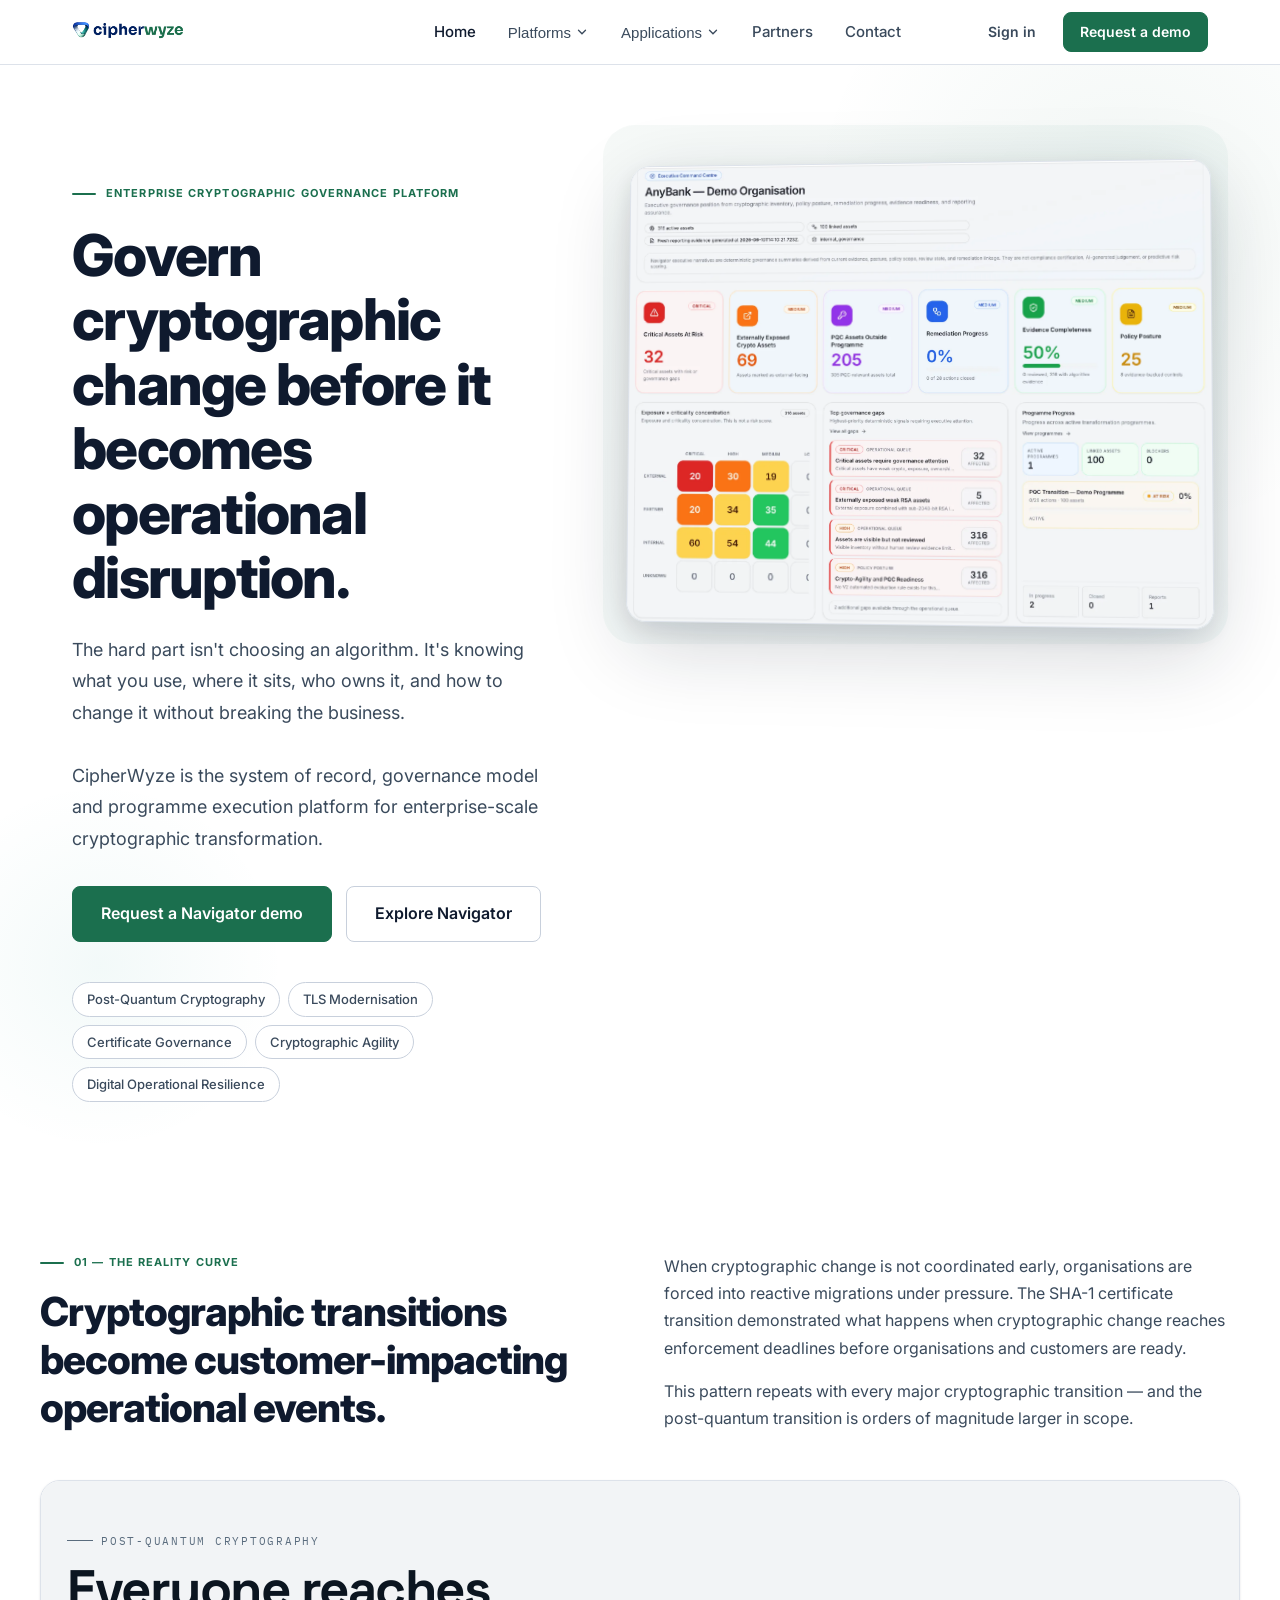
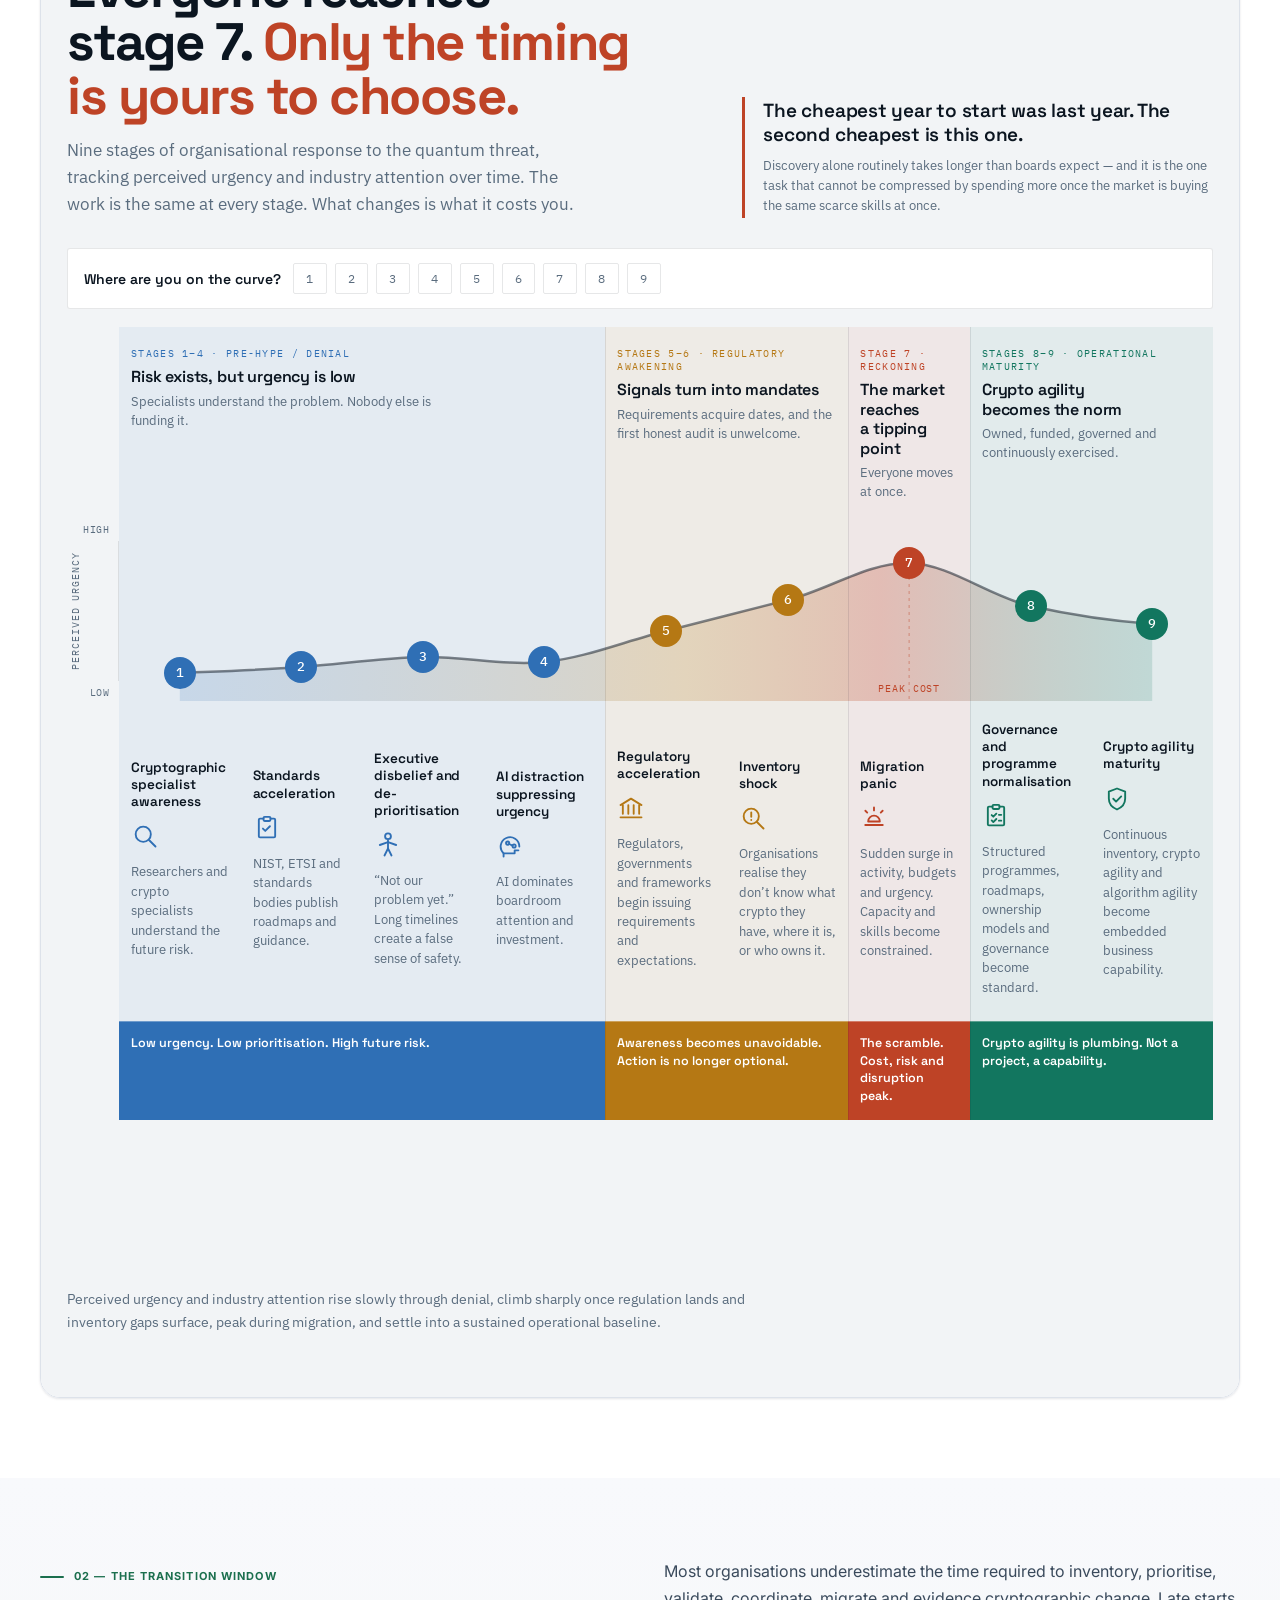
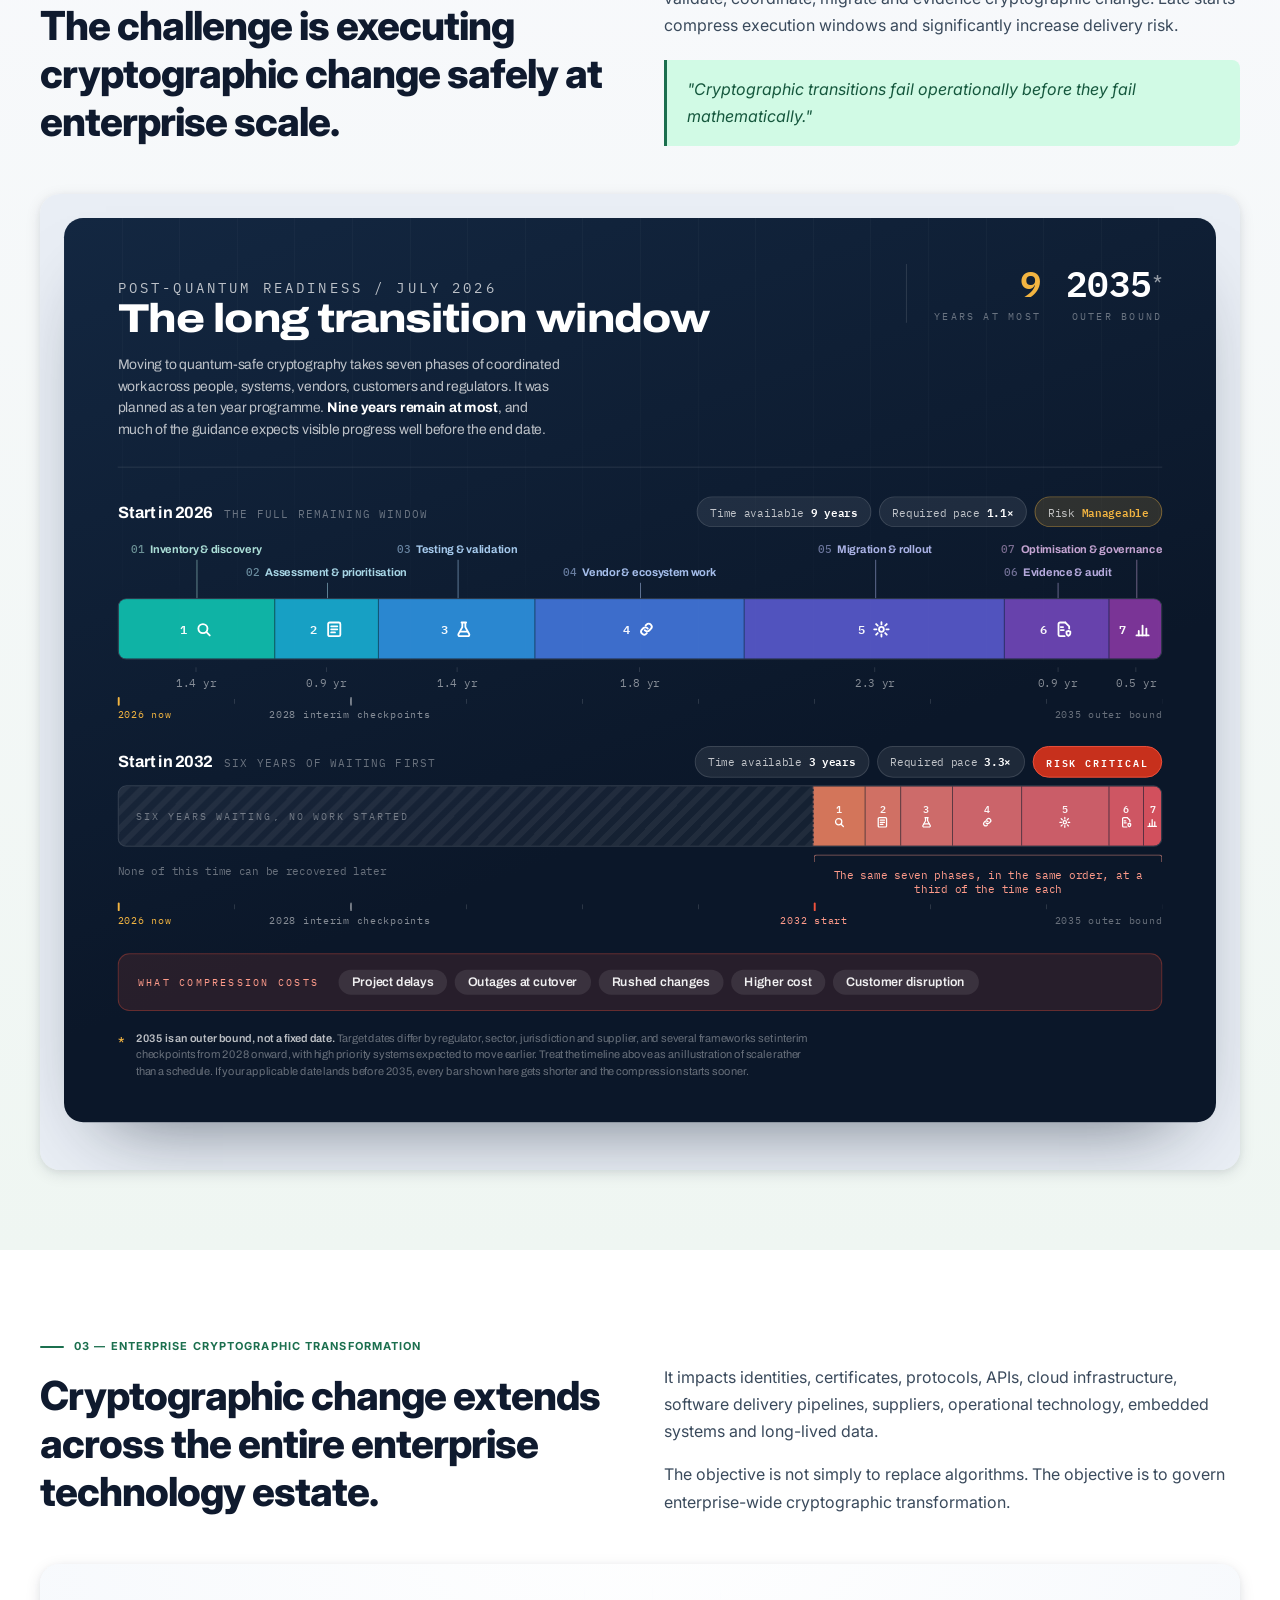
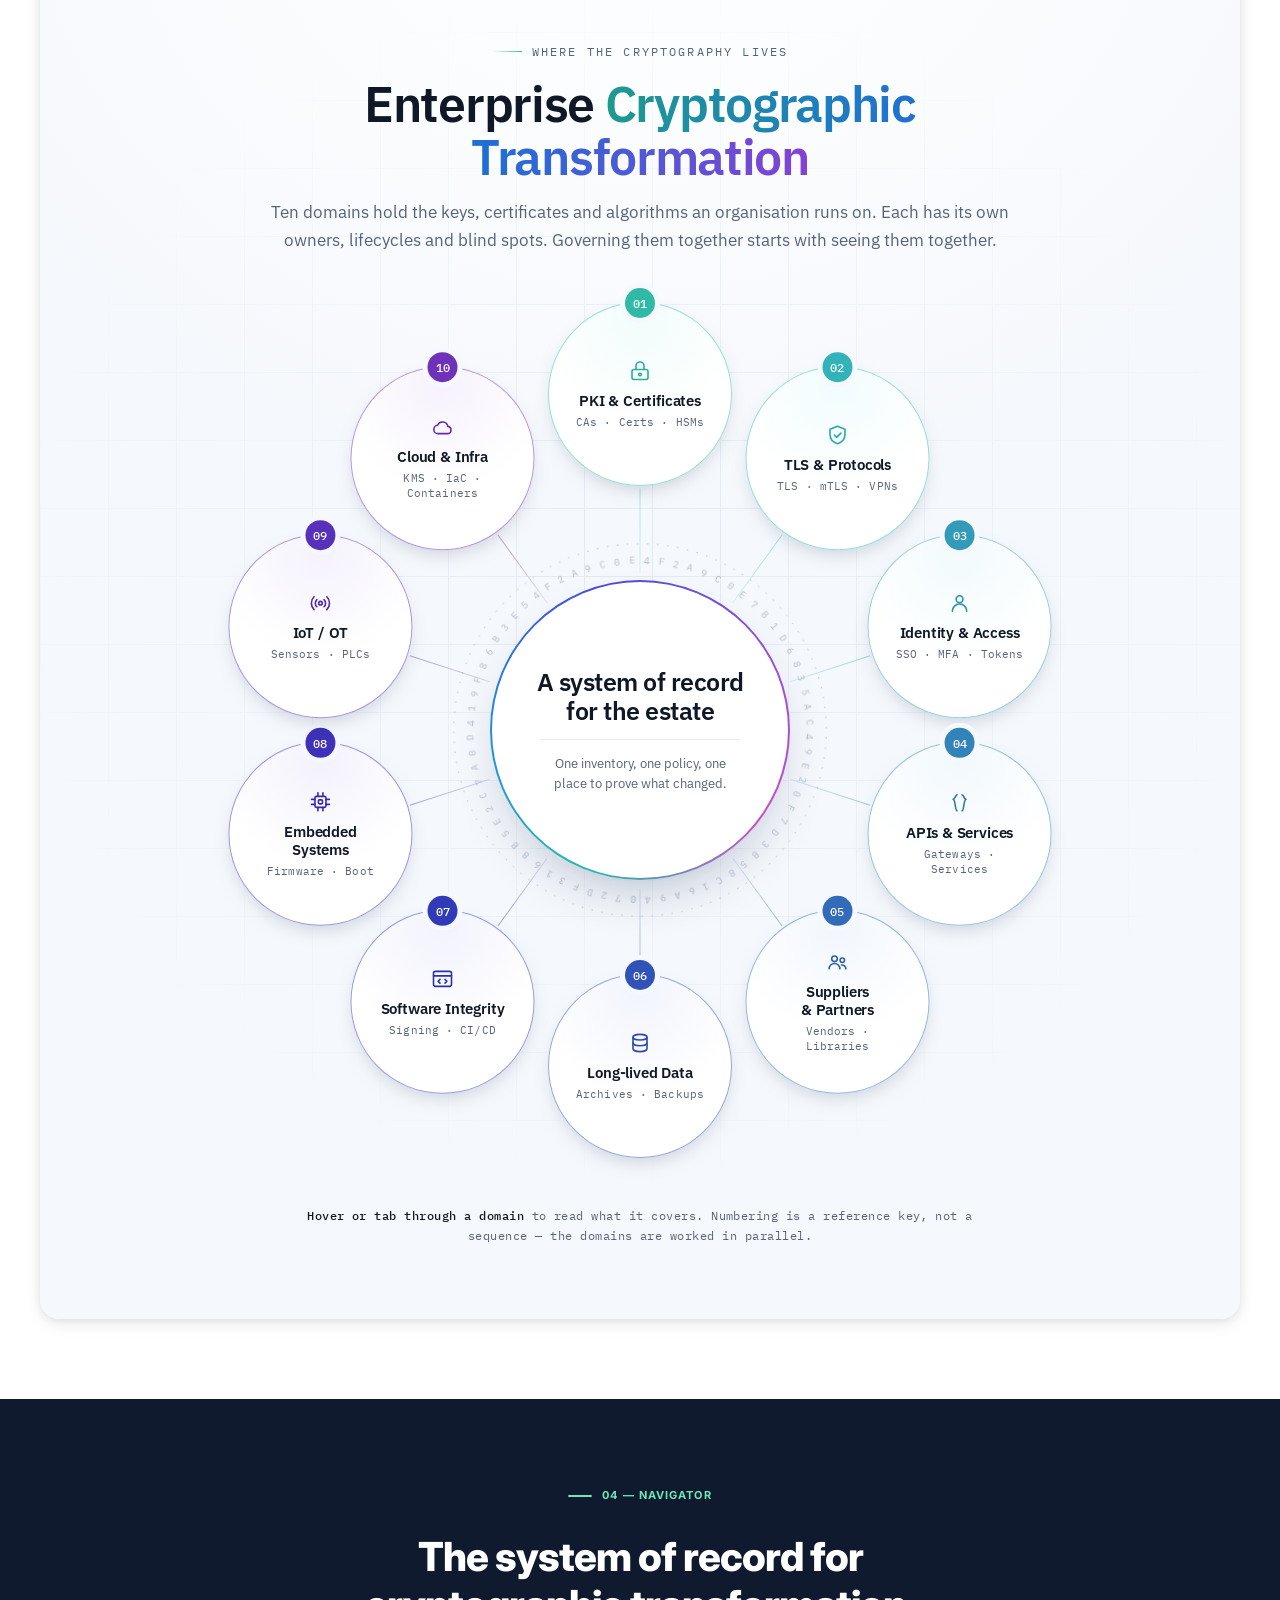
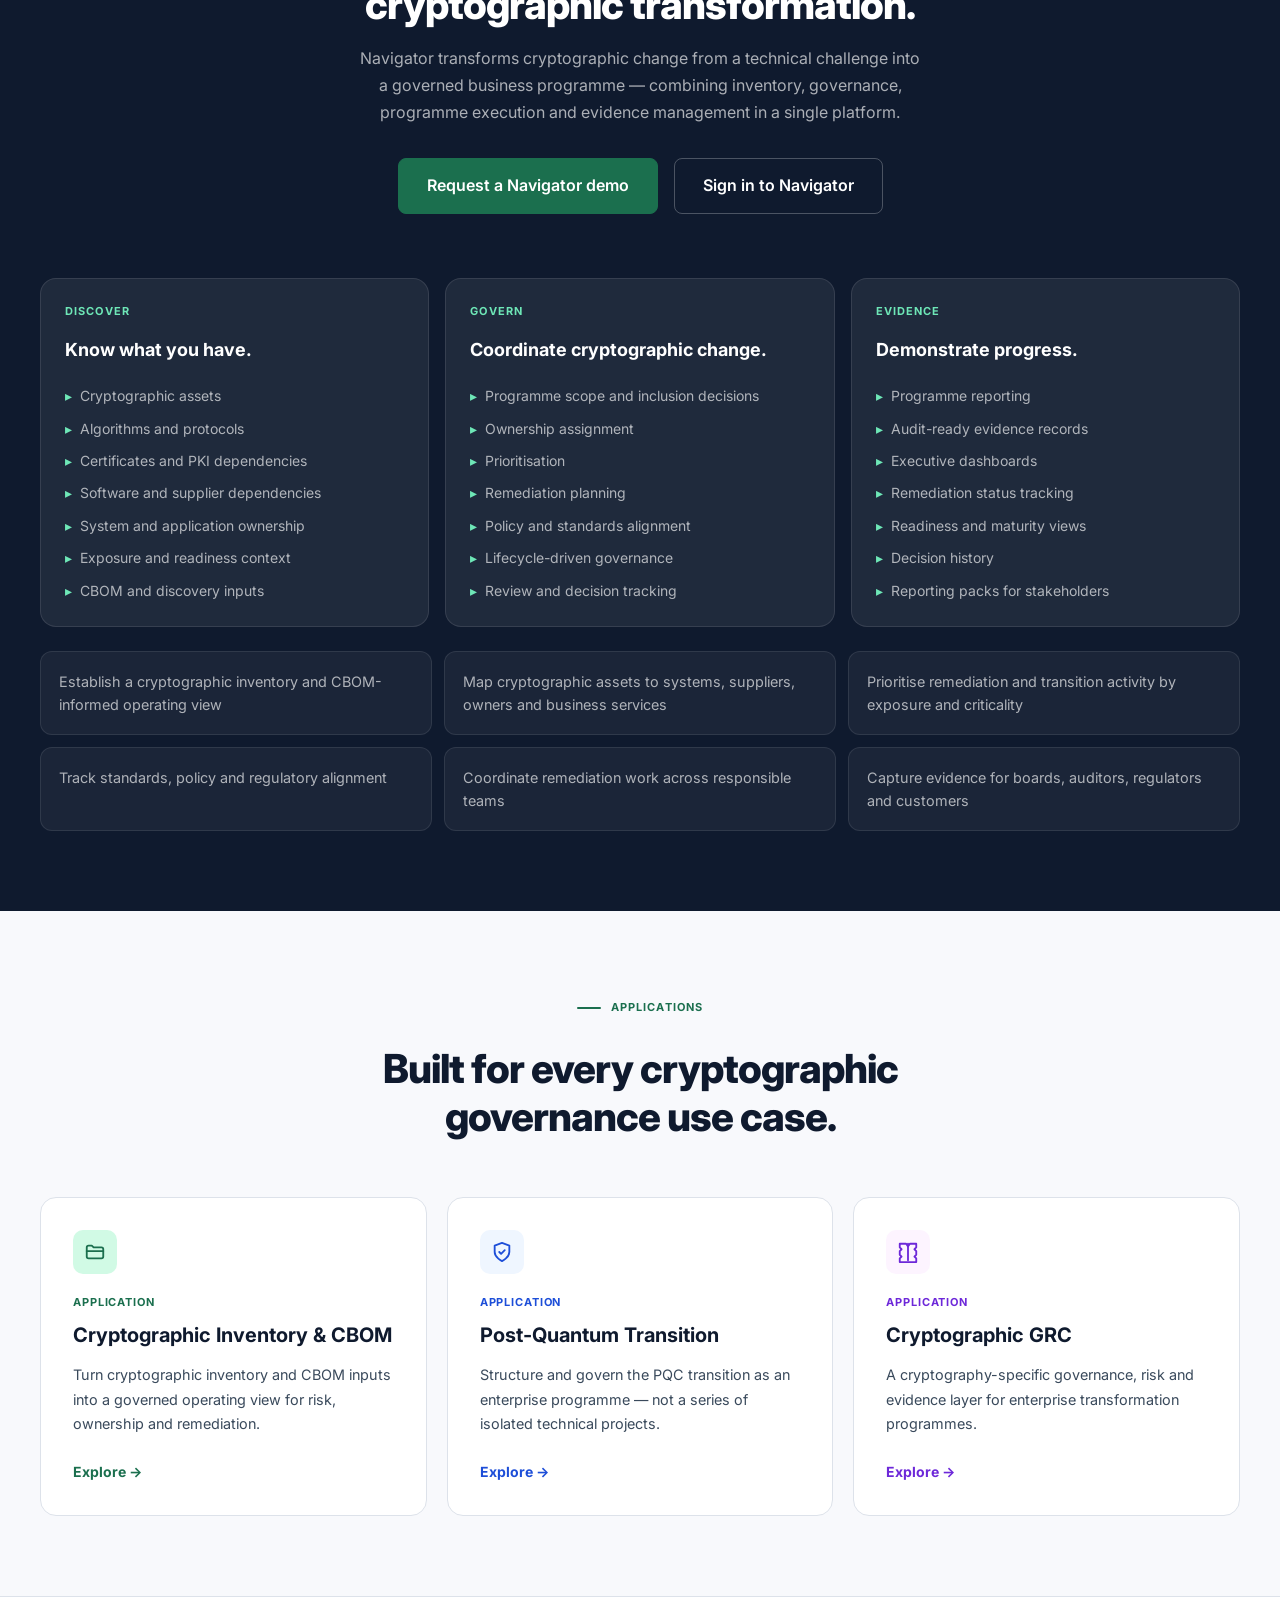
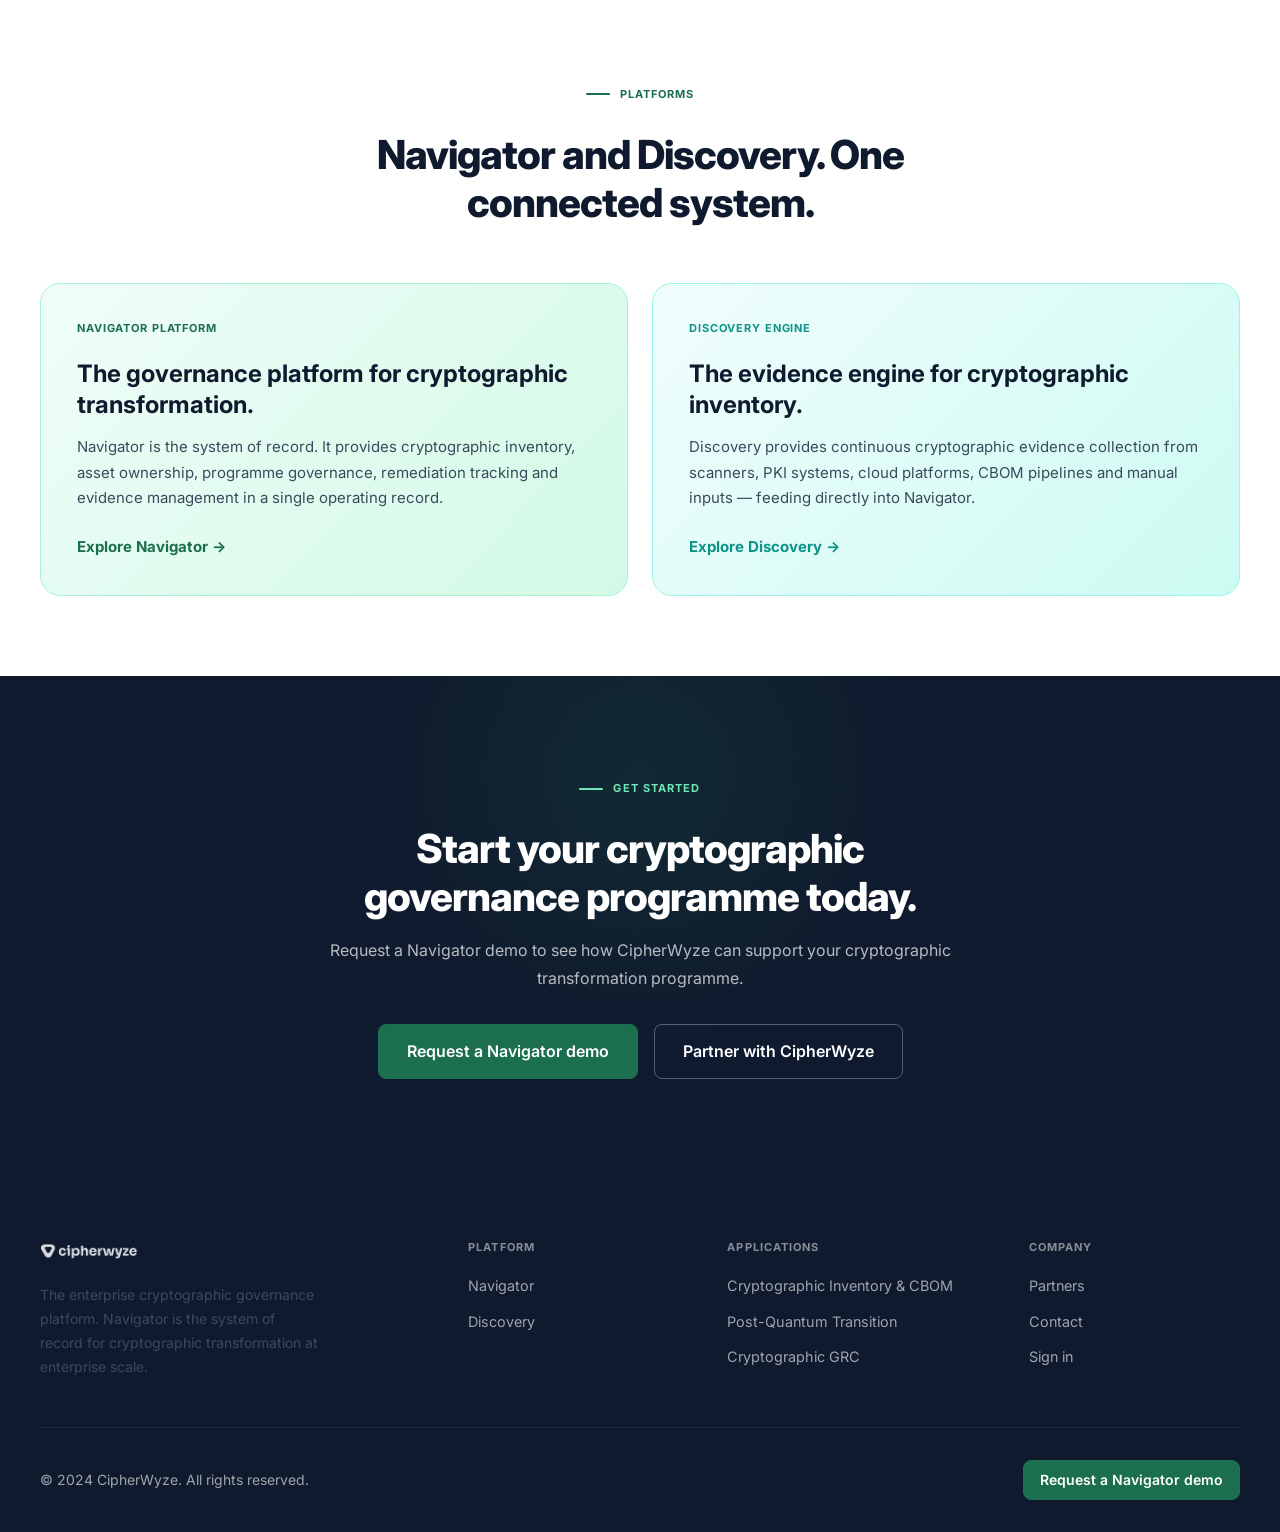
<file: index.html>
<!DOCTYPE html>
<html lang="en">
<head>
  <meta charset="UTF-8">
  <meta name="viewport" content="width=device-width, initial-scale=1.0">
  <title>CipherWyze — Enterprise Cryptographic Governance Platform</title>
  <meta name="description" content="System of record and governance model for managing cryptographic change and post-quantum transition at enterprise scale.">
  <link rel="preconnect" href="https://fonts.googleapis.com">
  <link rel="preconnect" href="https://fonts.gstatic.com" crossorigin>
  <link href="https://fonts.googleapis.com/css2?family=Inter:wght@300;400;500;600;700;800;900&display=swap" rel="stylesheet">
  <link rel="stylesheet" href="styles.css">
  <style>
    /* ---- Page-specific premium enhancements ---- */
    .hero-section {
      background: #fff;
      position: relative;
      overflow: hidden;
      padding: 0 0 0;
    }
    .hero-section::before {
      content: '';
      position: absolute;
      top: -200px; right: -200px;
      width: 700px; height: 700px;
      background: radial-gradient(circle, rgba(27,111,78,0.06) 0%, transparent 65%);
      pointer-events: none;
    }
    .hero-section::after {
      content: '';
      position: absolute;
      bottom: 0; left: -100px;
      width: 400px; height: 400px;
      background: radial-gradient(circle, rgba(13,148,136,0.05) 0%, transparent 65%);
      pointer-events: none;
    }
    .hero-inner {
      position: relative;
      z-index: 1;
      max-width: var(--max-w);
      margin: 0 auto;
      padding: 5rem 2rem 0;
      display: grid;
      grid-template-columns: 1fr 1.2fr;
      gap: 4rem;
      align-items: start;
    }
    .hero-screenshot-area {
      padding-top: 1rem;
      position: relative;
    }
    .hero-screenshot-area::before {
      content: '';
      position: absolute;
      inset: -20px;
      background: linear-gradient(135deg, rgba(27,111,78,0.04), rgba(13,148,136,0.04));
      border-radius: 2rem;
      z-index: -1;
    }
    /* Stat bar */
    .stat-bar {
      background: var(--navy);
      padding: 1.25rem 2rem;
    }
    .stat-bar-inner {
      max-width: var(--max-w);
      margin: 0 auto;
      display: flex;
      align-items: center;
      justify-content: space-between;
      gap: 2rem;
      flex-wrap: wrap;
    }
    .stat-bar-item {
      text-align: center;
      flex: 1;
      min-width: 120px;
    }
    .stat-bar-num {
      font-size: 1.75rem;
      font-weight: 800;
      color: #fff;
      letter-spacing: -0.03em;
    }
    .stat-bar-label {
      font-size: 0.75rem;
      color: rgba(255,255,255,0.5);
      margin-top: 0.125rem;
    }
    .stat-bar-divider {
      width: 1px;
      height: 36px;
      background: rgba(255,255,255,0.1);
    }
    /* Section band styles */
    .band-white { background: #fff; }
    .band-grey { background: var(--bg); }
    .band-tint { background: linear-gradient(180deg, #F8F9FC 0%, #EFF6F2 100%); }
    .band-navy { background: var(--navy); }
    /* Diagram styles */
    .rc-stage {
      display: flex;
      flex-direction: column;
      align-items: center;
      padding: 1.25rem 0.625rem 1rem;
      border-radius: 0.5rem;
      transition: transform 0.15s, box-shadow 0.15s;
      cursor: default;
      position: relative;
    }
    .rc-stage:hover { transform: translateY(-3px); box-shadow: var(--shadow-md); }
    .rc-num {
      width: 32px; height: 32px;
      border-radius: 50%;
      display: flex; align-items: center; justify-content: center;
      font-size: 0.75rem; font-weight: 800;
      color: #fff;
      margin-bottom: 0.625rem;
      flex-shrink: 0;
    }
    .rc-label { font-size: 0.6875rem; font-weight: 700; color: var(--navy); text-align: center; line-height: 1.35; margin-bottom: 0.375rem; }
    .rc-desc { font-size: 0.5875rem; color: var(--text-3); text-align: center; line-height: 1.5; }
    /* Phase card */
    .phase-card {
      border-radius: 0.625rem;
      padding: 1.25rem 0.875rem;
      display: flex;
      flex-direction: column;
      gap: 0.5rem;
      transition: transform 0.15s;
    }
    .phase-card:hover { transform: translateY(-2px); }
    /* Domain grid */
    .domain-card {
      background: var(--bg-white);
      border: 1px solid var(--border);
      border-radius: 0.625rem;
      padding: 1rem;
      transition: box-shadow 0.15s, transform 0.15s;
    }
    .domain-card:hover { box-shadow: var(--shadow-md); transform: translateY(-2px); }
    /* Bento grid for navigator capabilities */
    .bento-grid {
      display: grid;
      grid-template-columns: repeat(3, 1fr);
      grid-template-rows: auto;
      gap: 1rem;
    }
    .bento-cell {
      background: rgba(255,255,255,0.07);
      border: 1px solid rgba(255,255,255,0.1);
      border-radius: 1rem;
      padding: 1.5rem;
      transition: background 0.15s;
    }
    .bento-cell:hover { background: rgba(255,255,255,0.11); }
    .bento-cell.span2 { grid-column: span 2; }
    .bento-cell.tall { grid-row: span 2; }
    /* App cards */
    .app-card-v2 {
      background: var(--bg-white);
      border: 1px solid var(--border);
      border-radius: 1rem;
      padding: 2rem;
      display: flex;
      flex-direction: column;
      gap: 0;
      transition: box-shadow 0.2s, transform 0.2s, border-color 0.2s;
      position: relative;
      overflow: hidden;
    }
    .app-card-v2::after {
      content: '';
      position: absolute;
      top: 0; left: 0; right: 0;
      height: 3px;
      background: linear-gradient(90deg, var(--green), var(--teal));
      opacity: 0;
      transition: opacity 0.2s;
    }
    .app-card-v2:hover { box-shadow: var(--shadow-lg); transform: translateY(-3px); border-color: var(--green); }
    .app-card-v2:hover::after { opacity: 1; }
    /* Animated hero badge */
    @keyframes fadeSlideIn { from { opacity:0; transform: translateY(8px); } to { opacity:1; transform: translateY(0); } }
    .hero-badge-row { display: flex; flex-wrap: wrap; gap: 0.5rem; animation: fadeSlideIn 0.6s ease 0.4s both; }

    @media (max-width: 1024px) {
      .hero-inner { grid-template-columns: 1fr; }
      .hero-screenshot-area { display: none; }
      .bento-grid { grid-template-columns: 1fr 1fr; }
    }
    @media (max-width: 768px) {
      .bento-grid { grid-template-columns: 1fr; }
      .bento-cell.span2 { grid-column: span 1; }
      .stat-bar-divider { display: none; }
    }
  </style>
</head>
<body>
<div class="page-wrapper"><div class="page-content">

<!-- ═══════════════ NAV ═══════════════ -->
<nav class="nav">
  <div class="nav-inner">
    <a href="index.html" class="nav-logo"><img src="assets/cipherwyze-logo.png" alt="CipherWyze" height="30"></a>
    <div class="nav-links">
      <a href="index.html" class="nav-link" style="color:var(--navy)">Home</a>
      <div class="nav-item">
        <button class="nav-link">Platforms <svg class="chevron" viewBox="0 0 16 16" fill="none"><path d="M4 6l4 4 4-4" stroke="currentColor" stroke-width="1.5" stroke-linecap="round"/></svg></button>
        <div class="nav-dropdown">
          <div class="dd-label">Platforms</div>
          <a href="navigator.html" class="dd-link"><div class="dd-link-text">Navigator</div><div class="dd-link-sub">Cryptographic governance platform</div></a>
          <a href="discovery.html" class="dd-link"><div class="dd-link-text">Discovery</div><div class="dd-link-sub">Cryptographic evidence engine</div></a>
        </div>
      </div>
      <div class="nav-item">
        <button class="nav-link">Applications <svg class="chevron" viewBox="0 0 16 16" fill="none"><path d="M4 6l4 4 4-4" stroke="currentColor" stroke-width="1.5" stroke-linecap="round"/></svg></button>
        <div class="nav-dropdown" style="min-width:280px">
          <div class="dd-label">Applications</div>
          <a href="cryptographic-inventory.html" class="dd-link"><div class="dd-link-text">Cryptographic Inventory &amp; CBOM</div></a>
          <a href="post-quantum.html" class="dd-link"><div class="dd-link-text">Post-Quantum Transition</div></a>
          <a href="grc.html" class="dd-link"><div class="dd-link-text">Cryptographic GRC</div></a>
        </div>
      </div>
      <a href="partners.html" class="nav-link">Partners</a>
      <a href="contact.html" class="nav-link">Contact</a>
    </div>
    <div class="nav-actions">
      <a href="https://navigator.cipherwyze.com" class="btn btn-ghost btn-sm">Sign in</a>
      <a href="contact.html" class="btn btn-primary btn-sm">Request a demo</a>
    </div>
    <button class="nav-burger" id="nav-burger"><span></span><span></span><span></span></button>
  </div>
  <div class="nav-mobile" id="nav-mobile">
    <a href="index.html" class="nm-link">Home</a>
    <div class="nm-section-title">Platforms</div>
    <a href="navigator.html" class="nm-link nm-sub">Navigator</a>
    <a href="discovery.html" class="nm-link nm-sub">Discovery</a>
    <div class="nm-section-title">Applications</div>
    <a href="cryptographic-inventory.html" class="nm-link nm-sub">Cryptographic Inventory &amp; CBOM</a>
    <a href="post-quantum.html" class="nm-link nm-sub">Post-Quantum Transition</a>
    <a href="grc.html" class="nm-link nm-sub">Cryptographic GRC</a>
    <a href="partners.html" class="nm-link">Partners</a>
    <a href="contact.html" class="nm-link">Contact</a>
    <div class="nm-actions">
      <a href="https://navigator.cipherwyze.com" class="btn btn-outline">Sign in</a>
      <a href="contact.html" class="btn btn-primary">Request a demo</a>
    </div>
  </div>
</nav>

<!-- ═══════════════ HERO ═══════════════ -->
<section class="hero-section">
  <div class="hero-inner">
    <!-- Left: copy -->
    <div style="padding-top:2rem;padding-bottom:4rem">
      <div class="s-label aos" style="margin-bottom:1.25rem"><span class="s-label-line"></span>Enterprise Cryptographic Governance Platform</div>
      <h1 class="aos aos-delay-1" style="font-size:clamp(2.5rem,4.5vw,3.75rem);margin-bottom:1.5rem">
        Govern cryptographic change before it becomes operational disruption.
      </h1>
      <p class="lead aos aos-delay-2" style="margin-bottom:2rem;max-width:520px">
        The hard part isn't choosing an algorithm. It's knowing what you use, where it sits, who owns it, and how to change it without breaking the business.<br><br>CipherWyze is the system of record, governance model and programme execution platform for enterprise-scale cryptographic transformation.
      </p>
      <div class="aos aos-delay-2" style="display:flex;gap:0.875rem;flex-wrap:wrap;margin-bottom:2.5rem">
        <a href="contact.html" class="btn btn-primary btn-lg">Request a Navigator demo</a>
        <a href="navigator.html" class="btn btn-outline btn-lg">Explore Navigator</a>
      </div>
      <div class="hero-badge-row aos aos-delay-3">
        <span class="hero-badge">Post-Quantum Cryptography</span>
        <span class="hero-badge">TLS Modernisation</span>
        <span class="hero-badge">Certificate Governance</span>
        <span class="hero-badge">Cryptographic Agility</span>
        <span class="hero-badge">Digital Operational Resilience</span>
      </div>
    </div>
    <!-- Right: platform screenshot -->
    <div class="hero-screenshot-area aos aos-delay-2">
      <div style="border-radius:1.25rem;overflow:hidden;box-shadow:0 24px 80px rgba(15,26,46,0.18),0 8px 24px rgba(15,26,46,0.1);border:1px solid var(--border);transform:perspective(900px) rotateY(-3deg) rotateX(1.5deg)">
        <img src="assets/navigator-dashboard.webp" alt="Navigator Executive Command Centre — real cryptographic governance dashboard">
      </div>
    </div>
  </div>
</section>



<!-- ═══════════════ SECTION 01 — REALITY CURVE ═══════════════ -->
<section class="band-white" style="padding:5rem 2rem">
  <div class="section-inner">
    <!-- Header: editorial layout -->
    <div style="display:grid;grid-template-columns:1fr 1fr;gap:3rem;align-items:end;margin-bottom:3rem" class="aos">
      <div>
        <div class="s-label" style="margin-bottom:1rem"><span class="s-label-line"></span>01 — The Reality Curve</div>
        <h2>Cryptographic transitions become customer-impacting operational events.</h2>
      </div>
      <div>
        <p style="margin-bottom:1rem">When cryptographic change is not coordinated early, organisations are forced into reactive migrations under pressure. The SHA-1 certificate transition demonstrated what happens when cryptographic change reaches enforcement deadlines before organisations and customers are ready.</p>
        <p>This pattern repeats with every major cryptographic transition — and the post-quantum transition is orders of magnitude larger in scope.</p>
      </div>
    </div>

    <!-- THE DIAGRAM: Interactive PQC Readiness Curve (iframe, auto-resizes to content) -->
    <div class="aos" style="border-radius:1.25rem;overflow:hidden;box-shadow:var(--shadow-sm);border:1px solid var(--border)">
      <iframe
        id="pqc-curve-frame"
        src="pqc-readiness-curve-diagram.html"
        title="The PQC Readiness Curve — 9 stages of organisational response to post-quantum cryptography"
        scrolling="no"
        style="width:100%;border:none;display:block;min-height:820px"
      ></iframe>
      <script>
        (function(){
          var frame = document.getElementById('pqc-curve-frame');
          function resize() {
            try {
              var h = frame.contentDocument.documentElement.scrollHeight;
              if (h > 0) frame.style.height = h + 'px';
            } catch(e) {}
          }
          frame.addEventListener('load', function() {
            resize();
            // Re-check after animations complete
            setTimeout(resize, 800);
            setTimeout(resize, 2200);
          });
        })();
      </script>
    </div>
  </div>
</section>

<!-- ═══════════════ SECTION 02 — TRANSITION WINDOW ═══════════════ -->
<section class="band-tint" style="padding:5rem 2rem">
  <div class="section-inner">
    <div style="display:grid;grid-template-columns:1fr 1fr;gap:3rem;align-items:end;margin-bottom:3rem" class="aos">
      <div>
        <div class="s-label" style="margin-bottom:1rem"><span class="s-label-line"></span>02 — The Transition Window</div>
        <h2>The challenge is executing cryptographic change safely at enterprise scale.</h2>
      </div>
      <div>
        <p style="margin-bottom:1.25rem">Most organisations underestimate the time required to inventory, prioritise, validate, coordinate, migrate and evidence cryptographic change. Late starts compress execution windows and significantly increase delivery risk.</p>
        <div class="pullquote">
          <p>"Cryptographic transitions fail operationally before they fail mathematically."</p>
        </div>
      </div>
    </div>

    <!-- THE DIAGRAM: Transition Window (iframe embed) -->
    <div class="aos" style="border-radius:1.25rem;overflow:hidden;box-shadow:var(--shadow-md)">
      <iframe
        id="transition-frame"
        src="transition-window-2026-v6.html"
        title="The Long Transition Window — PQC programme phases 2026–2035"
        scrolling="no"
        style="width:100%;border:none;display:block;min-height:640px"
      ></iframe>
      <script>
        (function(){
          var frame = document.getElementById('transition-frame');
          function resize() {
            try {
              var h = frame.contentDocument.documentElement.scrollHeight;
              if (h > 0) frame.style.height = h + 'px';
            } catch(e) {}
          }
          frame.addEventListener('load', function() {
            resize();
            setTimeout(resize, 400);
            setTimeout(resize, 1200);
          });
        })();
      </script>
    </div>
  </div>
</section>

<!-- ═══════════════ SECTION 03 — ENTERPRISE SCOPE ═══════════════ -->
<section class="band-white" style="padding:5rem 2rem">
  <div class="section-inner">
    <div style="display:grid;grid-template-columns:1fr 1fr;gap:3rem;align-items:end;margin-bottom:3rem" class="aos">
      <div>
        <div class="s-label" style="margin-bottom:1rem"><span class="s-label-line"></span>03 — Enterprise Cryptographic Transformation</div>
        <h2>Cryptographic change extends across the entire enterprise technology estate.</h2>
      </div>
      <div>
        <p style="margin-bottom:1rem">It impacts identities, certificates, protocols, APIs, cloud infrastructure, software delivery pipelines, suppliers, operational technology, embedded systems and long-lived data.</p>
        <p>The objective is not simply to replace algorithms. The objective is to govern enterprise-wide cryptographic transformation.</p>
      </div>
    </div>

    <!-- THE DIAGRAM: Enterprise Cryptographic Estate — interactive hub & spoke (iframe) -->
    <div class="aos" style="border-radius:1.25rem;overflow:hidden;box-shadow:var(--shadow-md)">
      <iframe
        id="estate-frame"
        src="cryptographic-estate.html"
        title="Enterprise Cryptographic Transformation — 10 domains of the cryptographic estate"
        scrolling="no"
        style="width:100%;border:none;display:block;min-height:780px"
      ></iframe>
      <script>
        (function(){
          var frame = document.getElementById('estate-frame');
          function resize() {
            try {
              var h = frame.contentDocument.documentElement.scrollHeight;
              if (h > 0) frame.style.height = h + 'px';
            } catch(e) {}
          }
          frame.addEventListener('load', function() {
            /* Hide the demo theme toggle — not needed in marketing context */
            try {
              var btn = frame.contentDocument.getElementById('cxTheme');
              if (btn) btn.style.display = 'none';
            } catch(e) {}
            resize();
            setTimeout(resize, 500);
            setTimeout(resize, 1500);
          });
        })();
      </script>
    </div>
  </div>
</section>

<!-- ═══════════════ SECTION 04 — NAVIGATOR (dark) ═══════════════ -->
<section class="band-navy" style="padding:5rem 2rem">
  <div class="section-inner">
    <!-- Header -->
    <div style="text-align:center;max-width:700px;margin:0 auto 4rem" class="aos">
      <div class="s-label" style="justify-content:center;color:#6EE7B7"><span class="s-label-line" style="background:#6EE7B7"></span>04 — Navigator</div>
      <h2 style="color:#fff;margin-top:0.75rem">The system of record for cryptographic transformation.</h2>
      <p style="color:rgba(255,255,255,0.65);margin-top:1rem;max-width:560px;margin-left:auto;margin-right:auto">Navigator transforms cryptographic change from a technical challenge into a governed business programme — combining inventory, governance, programme execution and evidence management in a single platform.</p>
      <div style="display:flex;justify-content:center;gap:1rem;margin-top:2rem;flex-wrap:wrap">
        <a href="contact.html" class="btn btn-primary btn-lg">Request a Navigator demo</a>
        <a href="https://navigator.cipherwyze.com" class="btn btn-outline btn-lg" style="border-color:rgba(255,255,255,0.25);color:#fff">Sign in to Navigator</a>
      </div>
    </div>

    <!-- Bento grid -->
    <div class="bento-grid aos aos-delay-1">
      <!-- Discover -->
      <div class="bento-cell tall">
        <div style="font-size:0.6875rem;font-weight:700;text-transform:uppercase;letter-spacing:0.1em;color:#6EE7B7;margin-bottom:1rem">Discover</div>
        <h4 style="color:#fff;font-size:1.125rem;margin-bottom:1.25rem">Know what you have.</h4>
        <ul style="display:flex;flex-direction:column;gap:0.625rem">
          <li style="font-size:0.875rem;color:rgba(255,255,255,0.65);display:flex;gap:0.5rem"><span style="color:#6EE7B7;flex-shrink:0">▸</span>Cryptographic assets</li>
          <li style="font-size:0.875rem;color:rgba(255,255,255,0.65);display:flex;gap:0.5rem"><span style="color:#6EE7B7;flex-shrink:0">▸</span>Algorithms and protocols</li>
          <li style="font-size:0.875rem;color:rgba(255,255,255,0.65);display:flex;gap:0.5rem"><span style="color:#6EE7B7;flex-shrink:0">▸</span>Certificates and PKI dependencies</li>
          <li style="font-size:0.875rem;color:rgba(255,255,255,0.65);display:flex;gap:0.5rem"><span style="color:#6EE7B7;flex-shrink:0">▸</span>Software and supplier dependencies</li>
          <li style="font-size:0.875rem;color:rgba(255,255,255,0.65);display:flex;gap:0.5rem"><span style="color:#6EE7B7;flex-shrink:0">▸</span>System and application ownership</li>
          <li style="font-size:0.875rem;color:rgba(255,255,255,0.65);display:flex;gap:0.5rem"><span style="color:#6EE7B7;flex-shrink:0">▸</span>Exposure and readiness context</li>
          <li style="font-size:0.875rem;color:rgba(255,255,255,0.65);display:flex;gap:0.5rem"><span style="color:#6EE7B7;flex-shrink:0">▸</span>CBOM and discovery inputs</li>
        </ul>
      </div>
      <!-- Govern -->
      <div class="bento-cell tall">
        <div style="font-size:0.6875rem;font-weight:700;text-transform:uppercase;letter-spacing:0.1em;color:#6EE7B7;margin-bottom:1rem">Govern</div>
        <h4 style="color:#fff;font-size:1.125rem;margin-bottom:1.25rem">Coordinate cryptographic change.</h4>
        <ul style="display:flex;flex-direction:column;gap:0.625rem">
          <li style="font-size:0.875rem;color:rgba(255,255,255,0.65);display:flex;gap:0.5rem"><span style="color:#6EE7B7;flex-shrink:0">▸</span>Programme scope and inclusion decisions</li>
          <li style="font-size:0.875rem;color:rgba(255,255,255,0.65);display:flex;gap:0.5rem"><span style="color:#6EE7B7;flex-shrink:0">▸</span>Ownership assignment</li>
          <li style="font-size:0.875rem;color:rgba(255,255,255,0.65);display:flex;gap:0.5rem"><span style="color:#6EE7B7;flex-shrink:0">▸</span>Prioritisation</li>
          <li style="font-size:0.875rem;color:rgba(255,255,255,0.65);display:flex;gap:0.5rem"><span style="color:#6EE7B7;flex-shrink:0">▸</span>Remediation planning</li>
          <li style="font-size:0.875rem;color:rgba(255,255,255,0.65);display:flex;gap:0.5rem"><span style="color:#6EE7B7;flex-shrink:0">▸</span>Policy and standards alignment</li>
          <li style="font-size:0.875rem;color:rgba(255,255,255,0.65);display:flex;gap:0.5rem"><span style="color:#6EE7B7;flex-shrink:0">▸</span>Lifecycle-driven governance</li>
          <li style="font-size:0.875rem;color:rgba(255,255,255,0.65);display:flex;gap:0.5rem"><span style="color:#6EE7B7;flex-shrink:0">▸</span>Review and decision tracking</li>
        </ul>
      </div>
      <!-- Evidence -->
      <div class="bento-cell tall">
        <div style="font-size:0.6875rem;font-weight:700;text-transform:uppercase;letter-spacing:0.1em;color:#6EE7B7;margin-bottom:1rem">Evidence</div>
        <h4 style="color:#fff;font-size:1.125rem;margin-bottom:1.25rem">Demonstrate progress.</h4>
        <ul style="display:flex;flex-direction:column;gap:0.625rem">
          <li style="font-size:0.875rem;color:rgba(255,255,255,0.65);display:flex;gap:0.5rem"><span style="color:#6EE7B7;flex-shrink:0">▸</span>Programme reporting</li>
          <li style="font-size:0.875rem;color:rgba(255,255,255,0.65);display:flex;gap:0.5rem"><span style="color:#6EE7B7;flex-shrink:0">▸</span>Audit-ready evidence records</li>
          <li style="font-size:0.875rem;color:rgba(255,255,255,0.65);display:flex;gap:0.5rem"><span style="color:#6EE7B7;flex-shrink:0">▸</span>Executive dashboards</li>
          <li style="font-size:0.875rem;color:rgba(255,255,255,0.65);display:flex;gap:0.5rem"><span style="color:#6EE7B7;flex-shrink:0">▸</span>Remediation status tracking</li>
          <li style="font-size:0.875rem;color:rgba(255,255,255,0.65);display:flex;gap:0.5rem"><span style="color:#6EE7B7;flex-shrink:0">▸</span>Readiness and maturity views</li>
          <li style="font-size:0.875rem;color:rgba(255,255,255,0.65);display:flex;gap:0.5rem"><span style="color:#6EE7B7;flex-shrink:0">▸</span>Decision history</li>
          <li style="font-size:0.875rem;color:rgba(255,255,255,0.65);display:flex;gap:0.5rem"><span style="color:#6EE7B7;flex-shrink:0">▸</span>Reporting packs for stakeholders</li>
        </ul>
      </div>
    </div>

    <!-- Capability list -->
    <div class="aos" style="margin-top:1.5rem;display:grid;grid-template-columns:repeat(3,1fr);gap:0.75rem">
      <div style="background:rgba(255,255,255,0.05);border:1px solid rgba(255,255,255,0.09);border-radius:0.75rem;padding:1.125rem;font-size:0.9rem;color:rgba(255,255,255,0.65)">Establish a cryptographic inventory and CBOM-informed operating view</div>
      <div style="background:rgba(255,255,255,0.05);border:1px solid rgba(255,255,255,0.09);border-radius:0.75rem;padding:1.125rem;font-size:0.9rem;color:rgba(255,255,255,0.65)">Map cryptographic assets to systems, suppliers, owners and business services</div>
      <div style="background:rgba(255,255,255,0.05);border:1px solid rgba(255,255,255,0.09);border-radius:0.75rem;padding:1.125rem;font-size:0.9rem;color:rgba(255,255,255,0.65)">Prioritise remediation and transition activity by exposure and criticality</div>
      <div style="background:rgba(255,255,255,0.05);border:1px solid rgba(255,255,255,0.09);border-radius:0.75rem;padding:1.125rem;font-size:0.9rem;color:rgba(255,255,255,0.65)">Track standards, policy and regulatory alignment</div>
      <div style="background:rgba(255,255,255,0.05);border:1px solid rgba(255,255,255,0.09);border-radius:0.75rem;padding:1.125rem;font-size:0.9rem;color:rgba(255,255,255,0.65)">Coordinate remediation work across responsible teams</div>
      <div style="background:rgba(255,255,255,0.05);border:1px solid rgba(255,255,255,0.09);border-radius:0.75rem;padding:1.125rem;font-size:0.9rem;color:rgba(255,255,255,0.65)">Capture evidence for boards, auditors, regulators and customers</div>
    </div>
  </div>
</section>

<!-- ═══════════════ APPLICATIONS ═══════════════ -->
<section class="band-grey" style="padding:5rem 2rem">
  <div class="section-inner">
    <div style="text-align:center;max-width:640px;margin:0 auto 3.5rem" class="aos">
      <div class="s-label" style="justify-content:center"><span class="s-label-line"></span>Applications</div>
      <h2 style="margin-top:0.75rem">Built for every cryptographic governance use case.</h2>
    </div>
    <div style="display:grid;grid-template-columns:repeat(3,1fr);gap:1.25rem" class="aos aos-delay-1">
      <a href="cryptographic-inventory.html" class="app-card-v2">
        <div style="width:44px;height:44px;border-radius:0.625rem;background:var(--green-light);display:flex;align-items:center;justify-content:center;margin-bottom:1.25rem"><svg width="22" height="22" viewBox="0 0 24 24" fill="none" stroke="var(--green)" stroke-width="2" stroke-linecap="round" stroke-linejoin="round"><path d="M3 7a2 2 0 0 1 2-2h3.5l2 2H19a2 2 0 0 1 2 2v8a2 2 0 0 1-2 2H5a2 2 0 0 1-2-2z"/><path d="M3 11h18"/></svg></div>
        <div style="font-size:0.6875rem;font-weight:700;text-transform:uppercase;letter-spacing:0.08em;color:var(--green);margin-bottom:0.5rem">Application</div>
        <h4 style="margin-bottom:0.75rem">Cryptographic Inventory &amp; CBOM</h4>
        <p style="font-size:0.9rem;flex:1">Turn cryptographic inventory and CBOM inputs into a governed operating view for risk, ownership and remediation.</p>
        <div style="margin-top:1.5rem;color:var(--green);font-size:0.875rem;font-weight:700">Explore →</div>
      </a>
      <a href="post-quantum.html" class="app-card-v2">
        <div style="width:44px;height:44px;border-radius:0.625rem;background:#EFF6FF;display:flex;align-items:center;justify-content:center;margin-bottom:1.25rem"><svg width="22" height="22" viewBox="0 0 24 24" fill="none" stroke="#1D4ED8" stroke-width="2" stroke-linecap="round" stroke-linejoin="round"><path d="M12 22s8-4 8-10V5l-8-3-8 3v7c0 6 8 10 8 10z"/><path d="m9 12 2 2 4-4"/></svg></div>
        <div style="font-size:0.6875rem;font-weight:700;text-transform:uppercase;letter-spacing:0.08em;color:#1D4ED8;margin-bottom:0.5rem">Application</div>
        <h4 style="margin-bottom:0.75rem">Post-Quantum Transition</h4>
        <p style="font-size:0.9rem;flex:1">Structure and govern the PQC transition as an enterprise programme — not a series of isolated technical projects.</p>
        <div style="margin-top:1.5rem;color:#1D4ED8;font-size:0.875rem;font-weight:700">Explore →</div>
      </a>
      <a href="grc.html" class="app-card-v2">
        <div style="width:44px;height:44px;border-radius:0.625rem;background:#FDF4FF;display:flex;align-items:center;justify-content:center;margin-bottom:1.25rem"><svg width="22" height="22" viewBox="0 0 24 24" fill="none" stroke="#6D28D9" stroke-width="2" stroke-linecap="round" stroke-linejoin="round"><path d="M3 3h7l2 3 2-3h7v4l-2 2 2 2v4l-2 2 2 2v4H3v-4l2-2-2-2v-4l2-2-2-2z"/><path d="M12 3v18"/></svg></div>
        <div style="font-size:0.6875rem;font-weight:700;text-transform:uppercase;letter-spacing:0.08em;color:#6D28D9;margin-bottom:0.5rem">Application</div>
        <h4 style="margin-bottom:0.75rem">Cryptographic GRC</h4>
        <p style="font-size:0.9rem;flex:1">A cryptography-specific governance, risk and evidence layer for enterprise transformation programmes.</p>
        <div style="margin-top:1.5rem;color:#6D28D9;font-size:0.875rem;font-weight:700">Explore →</div>
      </a>
    </div>
  </div>
</section>

<!-- ═══════════════ PLATFORMS ═══════════════ -->
<section class="band-white" style="padding:5rem 2rem;border-top:1px solid var(--border)">
  <div class="section-inner">
    <div style="text-align:center;max-width:640px;margin:0 auto 3.5rem" class="aos">
      <div class="s-label" style="justify-content:center"><span class="s-label-line"></span>Platforms</div>
      <h2 style="margin-top:0.75rem">Navigator and Discovery. One connected system.</h2>
    </div>
    <div style="display:grid;grid-template-columns:1fr 1fr;gap:1.5rem" class="aos aos-delay-1">
      <a href="navigator.html" style="display:block;background:linear-gradient(135deg,#F0FDF9 0%,#D1FAE5 100%);border:1px solid #A7F3D0;border-radius:1.25rem;padding:2.25rem;transition:box-shadow 0.2s,transform 0.2s">
        <div style="font-size:0.6875rem;font-weight:700;text-transform:uppercase;letter-spacing:0.08em;color:var(--green);margin-bottom:1.25rem">Navigator Platform</div>
        <h3 style="margin-bottom:0.875rem">The governance platform for cryptographic transformation.</h3>
        <p style="font-size:0.9375rem;color:var(--text-2)">Navigator is the system of record. It provides cryptographic inventory, asset ownership, programme governance, remediation tracking and evidence management in a single operating record.</p>
        <div style="margin-top:1.5rem;color:var(--green);font-weight:700;font-size:0.9375rem">Explore Navigator →</div>
      </a>
      <a href="discovery.html" style="display:block;background:linear-gradient(135deg,#F0FDFD 0%,#CCFBF1 100%);border:1px solid #99F6E4;border-radius:1.25rem;padding:2.25rem;transition:box-shadow 0.2s,transform 0.2s">
        <div style="font-size:0.6875rem;font-weight:700;text-transform:uppercase;letter-spacing:0.08em;color:var(--teal);margin-bottom:1.25rem">Discovery Engine</div>
        <h3 style="margin-bottom:0.875rem">The evidence engine for cryptographic inventory.</h3>
        <p style="font-size:0.9375rem;color:var(--text-2)">Discovery provides continuous cryptographic evidence collection from scanners, PKI systems, cloud platforms, CBOM pipelines and manual inputs — feeding directly into Navigator.</p>
        <div style="margin-top:1.5rem;color:var(--teal);font-weight:700;font-size:0.9375rem">Explore Discovery →</div>
      </a>
    </div>
  </div>
</section>

<!-- ═══════════════ CTA ═══════════════ -->
<section class="cta-section">
  <div class="cta-inner aos">
    <div class="s-label" style="justify-content:center;color:#6EE7B7"><span class="s-label-line" style="background:#6EE7B7"></span>Get Started</div>
    <h2 style="color:#fff;margin-top:0.75rem">Start your cryptographic governance programme today.</h2>
    <p>Request a Navigator demo to see how CipherWyze can support your cryptographic transformation programme.</p>
    <div class="cta-actions">
      <a href="contact.html" class="btn btn-primary btn-lg">Request a Navigator demo</a>
      <a href="partners.html" class="btn btn-outline btn-lg" style="border-color:rgba(255,255,255,0.3);color:#fff">Partner with CipherWyze</a>
    </div>
  </div>
</section>

<!-- ═══════════════ FOOTER ═══════════════ -->
<footer class="footer">
  <div class="footer-grid">
    <div class="footer-brand">
      <a href="index.html"><img src="assets/cipherwyze-logo.png" alt="CipherWyze" height="28" style="filter:brightness(0) invert(1);opacity:0.85"></a>
      <p class="footer-brand-desc">The enterprise cryptographic governance platform. Navigator is the system of record for cryptographic transformation at enterprise scale.</p>
    </div>
    <div class="footer-col"><h6>Platform</h6><ul><li><a href="navigator.html">Navigator</a></li><li><a href="discovery.html">Discovery</a></li></ul></div>
    <div class="footer-col"><h6>Applications</h6><ul><li><a href="cryptographic-inventory.html">Cryptographic Inventory &amp; CBOM</a></li><li><a href="post-quantum.html">Post-Quantum Transition</a></li><li><a href="grc.html">Cryptographic GRC</a></li></ul></div>
    <div class="footer-col"><h6>Company</h6><ul><li><a href="partners.html">Partners</a></li><li><a href="contact.html">Contact</a></li><li><a href="https://navigator.cipherwyze.com">Sign in</a></li></ul></div>
  </div>
  <div class="footer-bottom">
    <div>© 2024 CipherWyze. All rights reserved.</div>
    <a href="contact.html" class="btn btn-primary btn-sm">Request a Navigator demo</a>
  </div>
</footer>

</div></div>
<script>
// Mobile nav
const burger = document.getElementById('nav-burger');
const mobileNav = document.getElementById('nav-mobile');
if (burger) { burger.addEventListener('click', () => { burger.classList.toggle('open'); mobileNav.classList.toggle('open'); }); }
// Scroll animations
const observer = new IntersectionObserver((entries) => { entries.forEach(e => { if (e.isIntersecting) { e.target.classList.add('in'); observer.unobserve(e.target); } }); }, { threshold: 0.06, rootMargin: '0px 0px -30px 0px' });
document.querySelectorAll('.aos').forEach(el => observer.observe(el));
</script>
</body>
</html>
</file>
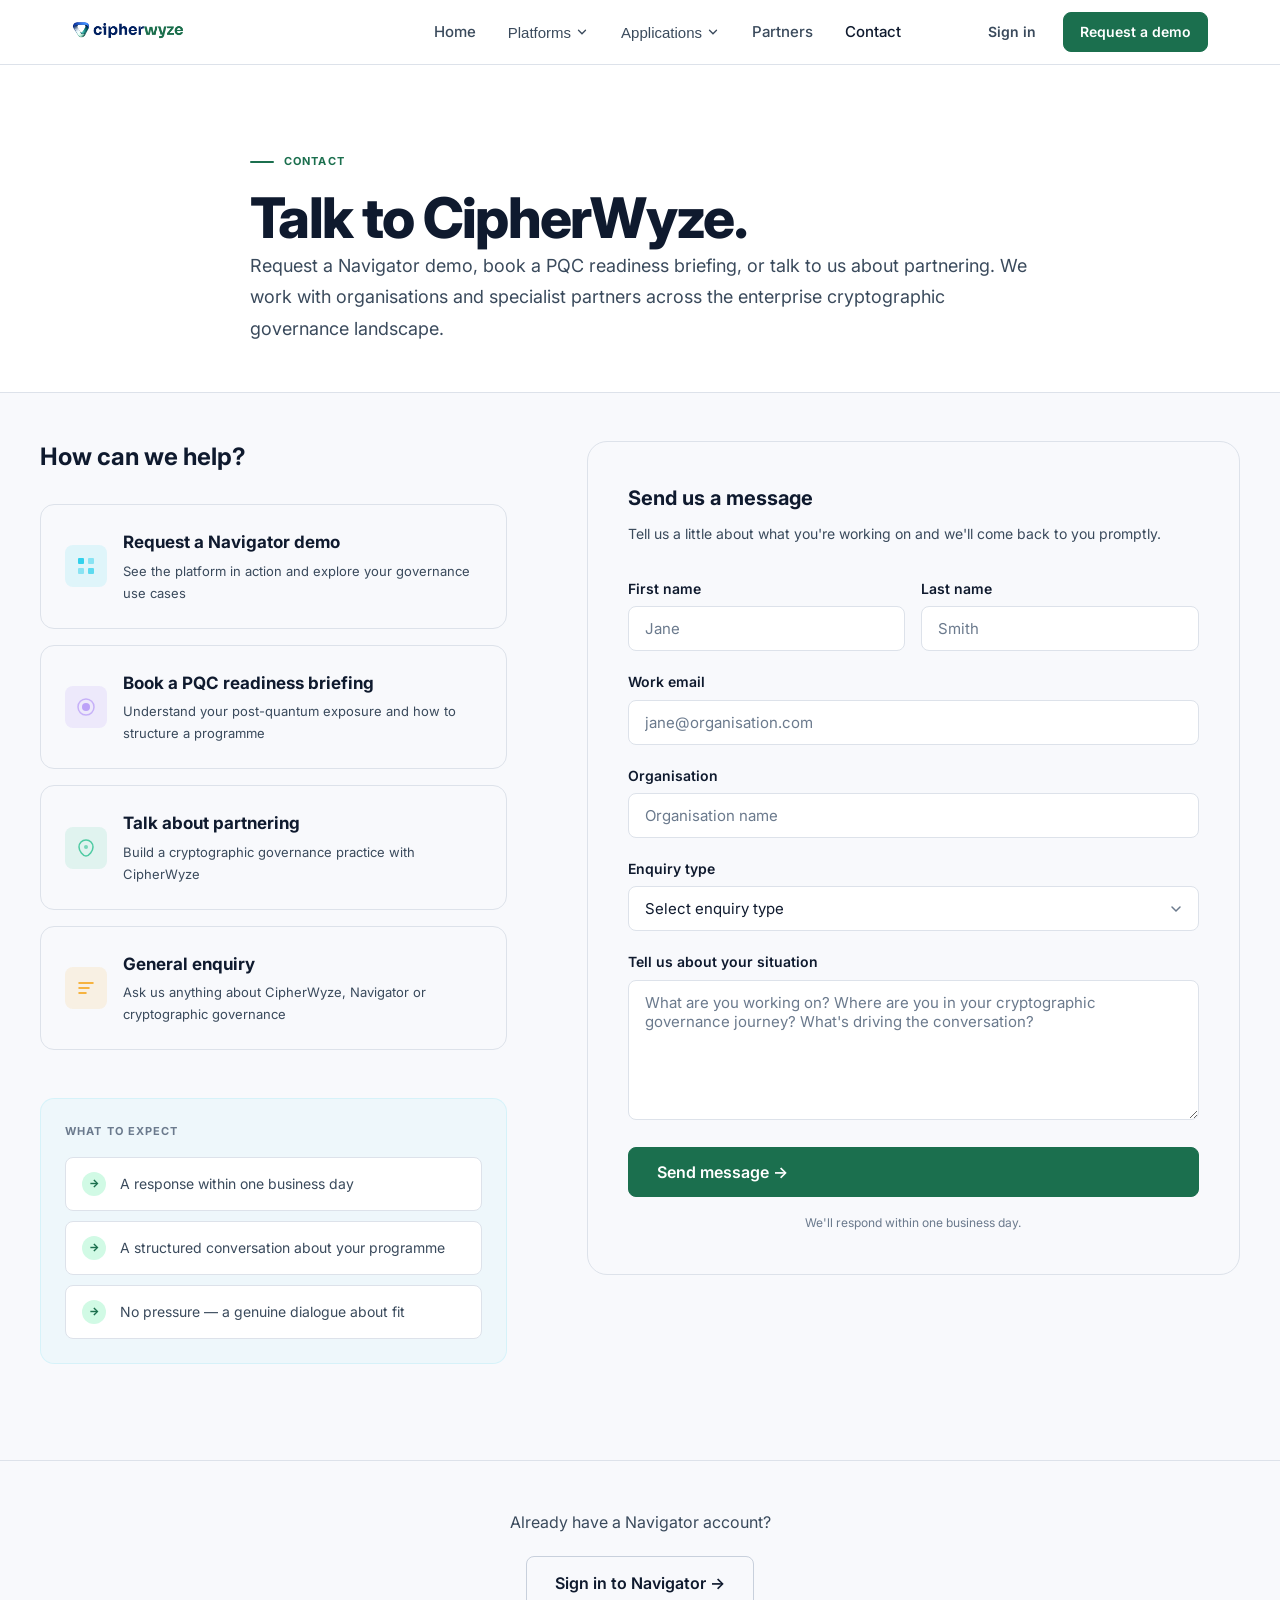
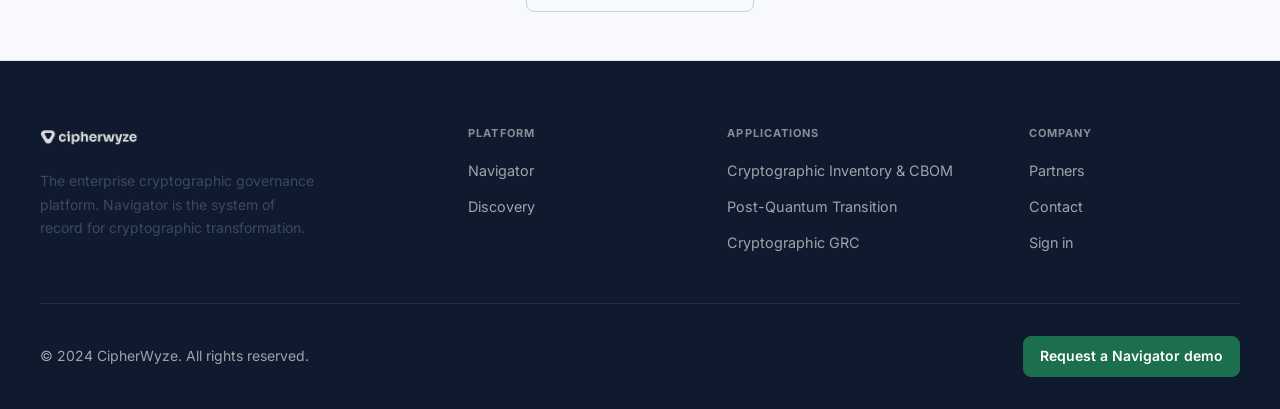
<file: contact.html>
<!DOCTYPE html>
<html lang="en">
<head>
  <meta charset="UTF-8">
  <meta name="viewport" content="width=device-width, initial-scale=1.0">
  <title>Contact | CipherWyze</title>
  <meta name="description" content="Request a Navigator demo, book a PQC readiness briefing, or talk to us about your cryptographic transformation programme.">
  <link rel="preconnect" href="https://fonts.googleapis.com">
  <link rel="stylesheet" href="styles.css">
</head>
<body>
<div class="page-wrapper"><div class="page-content">

<nav class="nav">
  <div class="nav-inner">
    <a href="index.html" class="nav-logo"><img src="assets/cipherwyze-logo.png" alt="CipherWyze" height="32"></a>
    <div class="nav-links">
      <a href="index.html" class="nav-link">Home</a>
      <div class="nav-item"><button class="nav-link">Platforms <svg class="chevron" viewBox="0 0 16 16" fill="none"><path d="M4 6l4 4 4-4" stroke="currentColor" stroke-width="1.5" stroke-linecap="round"/></svg></button><div class="nav-dropdown"><div class="dd-label">Platforms</div><a href="navigator.html" class="dd-link"><div><div class="dd-link-text">Navigator</div><div class="dd-link-sub">Cryptographic governance platform</div></div></a><a href="discovery.html" class="dd-link"><div><div class="dd-link-text">Discovery</div><div class="dd-link-sub">Cryptographic evidence engine</div></div></a></div></div>
      <div class="nav-item"><button class="nav-link">Applications <svg class="chevron" viewBox="0 0 16 16" fill="none"><path d="M4 6l4 4 4-4" stroke="currentColor" stroke-width="1.5" stroke-linecap="round"/></svg></button><div class="nav-dropdown" style="min-width:280px"><div class="dd-label">Applications</div><a href="cryptographic-inventory.html" class="dd-link"><div><div class="dd-link-text">Cryptographic Inventory &amp; CBOM</div></div></a><a href="post-quantum.html" class="dd-link"><div><div class="dd-link-text">Post-Quantum Transition</div></div></a><a href="grc.html" class="dd-link"><div><div class="dd-link-text">Cryptographic GRC</div></div></a></div></div>
      <a href="partners.html" class="nav-link">Partners</a><a href="contact.html" class="nav-link" style="color:var(--text)">Contact</a>
    </div>
    <div class="nav-actions"><a href="https://navigator.cipherwyze.com" class="btn btn-ghost btn-sm">Sign in</a><a href="contact.html" class="btn btn-primary btn-sm">Request a demo</a></div>
    <button class="nav-burger" id="nav-burger"><span></span><span></span><span></span></button>
  </div>
  <div class="nav-mobile" id="nav-mobile">
    <a href="index.html" class="nm-link">Home</a>
    <div class="nm-section-title">Platforms</div><a href="navigator.html" class="nm-link nm-sub">Navigator</a><a href="discovery.html" class="nm-link nm-sub">Discovery</a>
    <div class="nm-section-title">Applications</div><a href="cryptographic-inventory.html" class="nm-link nm-sub">Cryptographic Inventory &amp; CBOM</a><a href="post-quantum.html" class="nm-link nm-sub">Post-Quantum Transition</a><a href="grc.html" class="nm-link nm-sub">Cryptographic GRC</a>
    <a href="partners.html" class="nm-link">Partners</a><a href="contact.html" class="nm-link">Contact</a>
    <div class="nm-actions"><a href="https://navigator.cipherwyze.com" class="btn btn-outline">Sign in</a><a href="contact.html" class="btn btn-primary">Request a demo</a></div>
  </div>
</nav>

<!-- PAGE HERO -->
<div class="page-hero" style="padding-bottom:3rem">
  <div class="page-hero-inner">
    <div class="s-label"><span class="s-label-line"></span>Contact</div>
    <h1>Talk to CipherWyze.</h1>
    <p class="lead">Request a Navigator demo, book a PQC readiness briefing, or talk to us about partnering. We work with organisations and specialist partners across the enterprise cryptographic governance landscape.</p>
  </div>
</div>

<!-- CONTACT SECTION -->
<section class="section" style="padding-top:3rem">
  <div style="max-width:var(--max-w);margin:0 auto">
    <div style="display:grid;grid-template-columns:1fr 1.4fr;gap:5rem;align-items:start">

      <!-- Left: contact options -->
      <div class="aos">
        <h3 style="margin-bottom:2rem">How can we help?</h3>

        <div style="display:flex;flex-direction:column;gap:1rem;margin-bottom:3rem">
          <div style="background:var(--bg-card);border:1px solid var(--border);border-radius:var(--radius-lg);padding:1.5rem;cursor:pointer;transition:all 0.2s ease" onmouseover="this.style.borderColor='rgba(6,200,232,0.3)'" onmouseout="this.style.borderColor='rgba(255,255,255,0.07)'">
            <div style="display:flex;align-items:center;gap:1rem">
              <div style="width:42px;height:42px;border-radius:var(--radius);background:rgba(6,200,232,0.1);display:flex;align-items:center;justify-content:center;flex-shrink:0">
                <svg width="20" height="20" viewBox="0 0 20 20" fill="none"><rect x="2" y="2" width="6" height="6" rx="1" fill="#06C8E8" opacity="0.8"/><rect x="12" y="2" width="6" height="6" rx="1" fill="#06C8E8" opacity="0.4"/><rect x="2" y="12" width="6" height="6" rx="1" fill="#06C8E8" opacity="0.4"/><rect x="12" y="12" width="6" height="6" rx="1" fill="#06C8E8" opacity="0.6"/></svg>
              </div>
              <div>
                <h5>Request a Navigator demo</h5>
                <p style="font-size:0.8125rem;margin-top:0.2rem">See the platform in action and explore your governance use cases</p>
              </div>
            </div>
          </div>

          <div style="background:var(--bg-card);border:1px solid var(--border);border-radius:var(--radius-lg);padding:1.5rem;cursor:pointer;transition:all 0.2s ease" onmouseover="this.style.borderColor='rgba(139,92,246,0.3)'" onmouseout="this.style.borderColor='rgba(255,255,255,0.07)'">
            <div style="display:flex;align-items:center;gap:1rem">
              <div style="width:42px;height:42px;border-radius:var(--radius);background:rgba(139,92,246,0.1);display:flex;align-items:center;justify-content:center;flex-shrink:0">
                <svg width="20" height="20" viewBox="0 0 20 20" fill="none"><circle cx="10" cy="10" r="4" fill="#8B5CF6" opacity="0.5"/><circle cx="10" cy="10" r="8" stroke="#8B5CF6" stroke-width="1.5" opacity="0.4"/></svg>
              </div>
              <div>
                <h5>Book a PQC readiness briefing</h5>
                <p style="font-size:0.8125rem;margin-top:0.2rem">Understand your post-quantum exposure and how to structure a programme</p>
              </div>
            </div>
          </div>

          <div style="background:var(--bg-card);border:1px solid var(--border);border-radius:var(--radius-lg);padding:1.5rem;cursor:pointer;transition:all 0.2s ease" onmouseover="this.style.borderColor='rgba(16,185,129,0.3)'" onmouseout="this.style.borderColor='rgba(255,255,255,0.07)'">
            <div style="display:flex;align-items:center;gap:1rem">
              <div style="width:42px;height:42px;border-radius:var(--radius);background:rgba(16,185,129,0.1);display:flex;align-items:center;justify-content:center;flex-shrink:0">
                <svg width="20" height="20" viewBox="0 0 20 20" fill="none"><path d="M10 2C6 2 3 5 3 9c0 4 4 9 7 9s7-5 7-9c0-4-3-7-7-7z" stroke="#10B981" stroke-width="1.5" opacity="0.7"/><circle cx="10" cy="9" r="2" fill="#10B981" opacity="0.5"/></svg>
              </div>
              <div>
                <h5>Talk about partnering</h5>
                <p style="font-size:0.8125rem;margin-top:0.2rem">Build a cryptographic governance practice with CipherWyze</p>
              </div>
            </div>
          </div>

          <div style="background:var(--bg-card);border:1px solid var(--border);border-radius:var(--radius-lg);padding:1.5rem;cursor:pointer;transition:all 0.2s ease" onmouseover="this.style.borderColor='rgba(245,158,11,0.3)'" onmouseout="this.style.borderColor='rgba(255,255,255,0.07)'">
            <div style="display:flex;align-items:center;gap:1rem">
              <div style="width:42px;height:42px;border-radius:var(--radius);background:rgba(245,158,11,0.1);display:flex;align-items:center;justify-content:center;flex-shrink:0">
                <svg width="20" height="20" viewBox="0 0 20 20" fill="none"><path d="M3 5h14M3 10h10M3 15h7" stroke="#F59E0B" stroke-width="1.5" stroke-linecap="round"/></svg>
              </div>
              <div>
                <h5>General enquiry</h5>
                <p style="font-size:0.8125rem;margin-top:0.2rem">Ask us anything about CipherWyze, Navigator or cryptographic governance</p>
              </div>
            </div>
          </div>
        </div>

        <!-- Trust signals -->
        <div style="background:rgba(6,200,232,0.04);border:1px solid rgba(6,200,232,0.1);border-radius:var(--radius-lg);padding:1.5rem">
          <div style="font-size:0.6875rem;font-weight:700;text-transform:uppercase;letter-spacing:0.1em;color:var(--text-3);margin-bottom:1rem">What to expect</div>
          <div class="n-list">
            <div class="n-item" style="font-size:0.875rem"><span class="n-item-num">→</span>A response within one business day</div>
            <div class="n-item" style="font-size:0.875rem"><span class="n-item-num">→</span>A structured conversation about your programme</div>
            <div class="n-item" style="font-size:0.875rem"><span class="n-item-num">→</span>No pressure — a genuine dialogue about fit</div>
          </div>
        </div>
      </div>

      <!-- Right: Contact form -->
      <div class="aos aos-delay-2">
        <div style="background:var(--bg-surface);border:1px solid var(--border);border-radius:var(--radius-xl);padding:2.5rem">
          <h4 style="margin-bottom:0.5rem">Send us a message</h4>
          <p style="font-size:0.875rem;margin-bottom:2rem">Tell us a little about what you're working on and we'll come back to you promptly.</p>

          <form onsubmit="handleSubmit(event)">
            <div style="display:grid;grid-template-columns:1fr 1fr;gap:1rem">
              <div class="form-group">
                <label class="form-label" for="first-name">First name</label>
                <input type="text" id="first-name" class="form-input" placeholder="Jane">
              </div>
              <div class="form-group">
                <label class="form-label" for="last-name">Last name</label>
                <input type="text" id="last-name" class="form-input" placeholder="Smith">
              </div>
            </div>

            <div class="form-group">
              <label class="form-label" for="email">Work email</label>
              <input type="email" id="email" class="form-input" placeholder="jane@organisation.com">
            </div>

            <div class="form-group">
              <label class="form-label" for="organisation">Organisation</label>
              <input type="text" id="organisation" class="form-input" placeholder="Organisation name">
            </div>

            <div class="form-group">
              <label class="form-label" for="enquiry-type">Enquiry type</label>
              <select id="enquiry-type" class="form-input form-select">
                <option value="">Select enquiry type</option>
                <option value="navigator-demo">Request a Navigator demo</option>
                <option value="pqc-briefing">Book a PQC readiness briefing</option>
                <option value="partner">Partner with CipherWyze</option>
                <option value="programme">Talk about your programme</option>
                <option value="discovery">Discuss CipherWyze Discovery</option>
                <option value="general">General enquiry</option>
              </select>
            </div>

            <div class="form-group">
              <label class="form-label" for="message">Tell us about your situation</label>
              <textarea id="message" class="form-input" placeholder="What are you working on? Where are you in your cryptographic governance journey? What's driving the conversation?"></textarea>
            </div>

            <button type="submit" class="btn btn-primary btn-lg" style="width:100%">Send message →</button>
            <p style="font-size:0.75rem;color:var(--text-3);text-align:center;margin-top:1rem">We'll respond within one business day.</p>
          </form>

          <div id="form-success" style="display:none;text-align:center;padding:2rem">
            <div style="width:64px;height:64px;border-radius:50%;background:rgba(16,185,129,0.12);display:flex;align-items:center;justify-content:center;margin:0 auto 1rem"><svg width="32" height="32" viewBox="0 0 24 24" fill="none" stroke="#10B981" stroke-width="2" stroke-linecap="round" stroke-linejoin="round"><circle cx="12" cy="12" r="10"/><path d="m9 12 2 2 4-4"/></svg></div>
            <h4 style="color:var(--emerald);margin-bottom:0.75rem">Message received</h4>
            <p style="font-size:0.9375rem">Thank you for getting in touch. We'll respond within one business day.</p>
          </div>
        </div>
      </div>
    </div>
  </div>
</section>

<!-- SIGN IN CTA -->
<section class="section-sm" style="background:var(--bg-surface);border-top:1px solid var(--border);border-bottom:1px solid var(--border)">
  <div style="max-width:var(--max-w);margin:0 auto;text-align:center">
    <p style="font-size:1rem;color:var(--text-2);margin-bottom:1.25rem">Already have a Navigator account?</p>
    <a href="https://navigator.cipherwyze.com" class="btn btn-outline btn-lg">Sign in to Navigator →</a>
  </div>
</section>

<footer class="footer">
  <div class="footer-grid">
    <div class="footer-brand"><a href="index.html" class="footer-logo"><img src="assets/cipherwyze-logo.png" alt="CipherWyze" height="28" style="filter:brightness(0) invert(1);opacity:0.85"></a><p class="footer-brand-desc">The enterprise cryptographic governance platform. Navigator is the system of record for cryptographic transformation.</p></div>
    <div class="footer-col"><h6>Platform</h6><ul><li><a href="navigator.html">Navigator</a></li><li><a href="discovery.html">Discovery</a></li></ul></div>
    <div class="footer-col"><h6>Applications</h6><ul><li><a href="cryptographic-inventory.html">Cryptographic Inventory &amp; CBOM</a></li><li><a href="post-quantum.html">Post-Quantum Transition</a></li><li><a href="grc.html">Cryptographic GRC</a></li></ul></div>
    <div class="footer-col"><h6>Company</h6><ul><li><a href="partners.html">Partners</a></li><li><a href="contact.html">Contact</a></li><li><a href="https://navigator.cipherwyze.com">Sign in</a></li></ul></div>
  </div>
  <div class="footer-bottom"><div>© 2024 CipherWyze. All rights reserved.</div><a href="contact.html" class="btn btn-primary btn-sm">Request a Navigator demo</a></div>
</footer>

</div></div>
<script>
const burger = document.getElementById('nav-burger'); const mobileNav = document.getElementById('nav-mobile');
burger.addEventListener('click', () => { burger.classList.toggle('open'); mobileNav.classList.toggle('open'); });
const observer = new IntersectionObserver((entries) => { entries.forEach(e => { if (e.isIntersecting) { e.target.classList.add('in'); observer.unobserve(e.target); } }); }, { threshold: 0.1, rootMargin: '0px 0px -50px 0px' });
document.querySelectorAll('.aos').forEach(el => observer.observe(el));

function handleSubmit(e) {
  e.preventDefault();
  document.querySelector('form').style.display = 'none';
  document.getElementById('form-success').style.display = 'block';
}
</script>
</body></html>
</file>
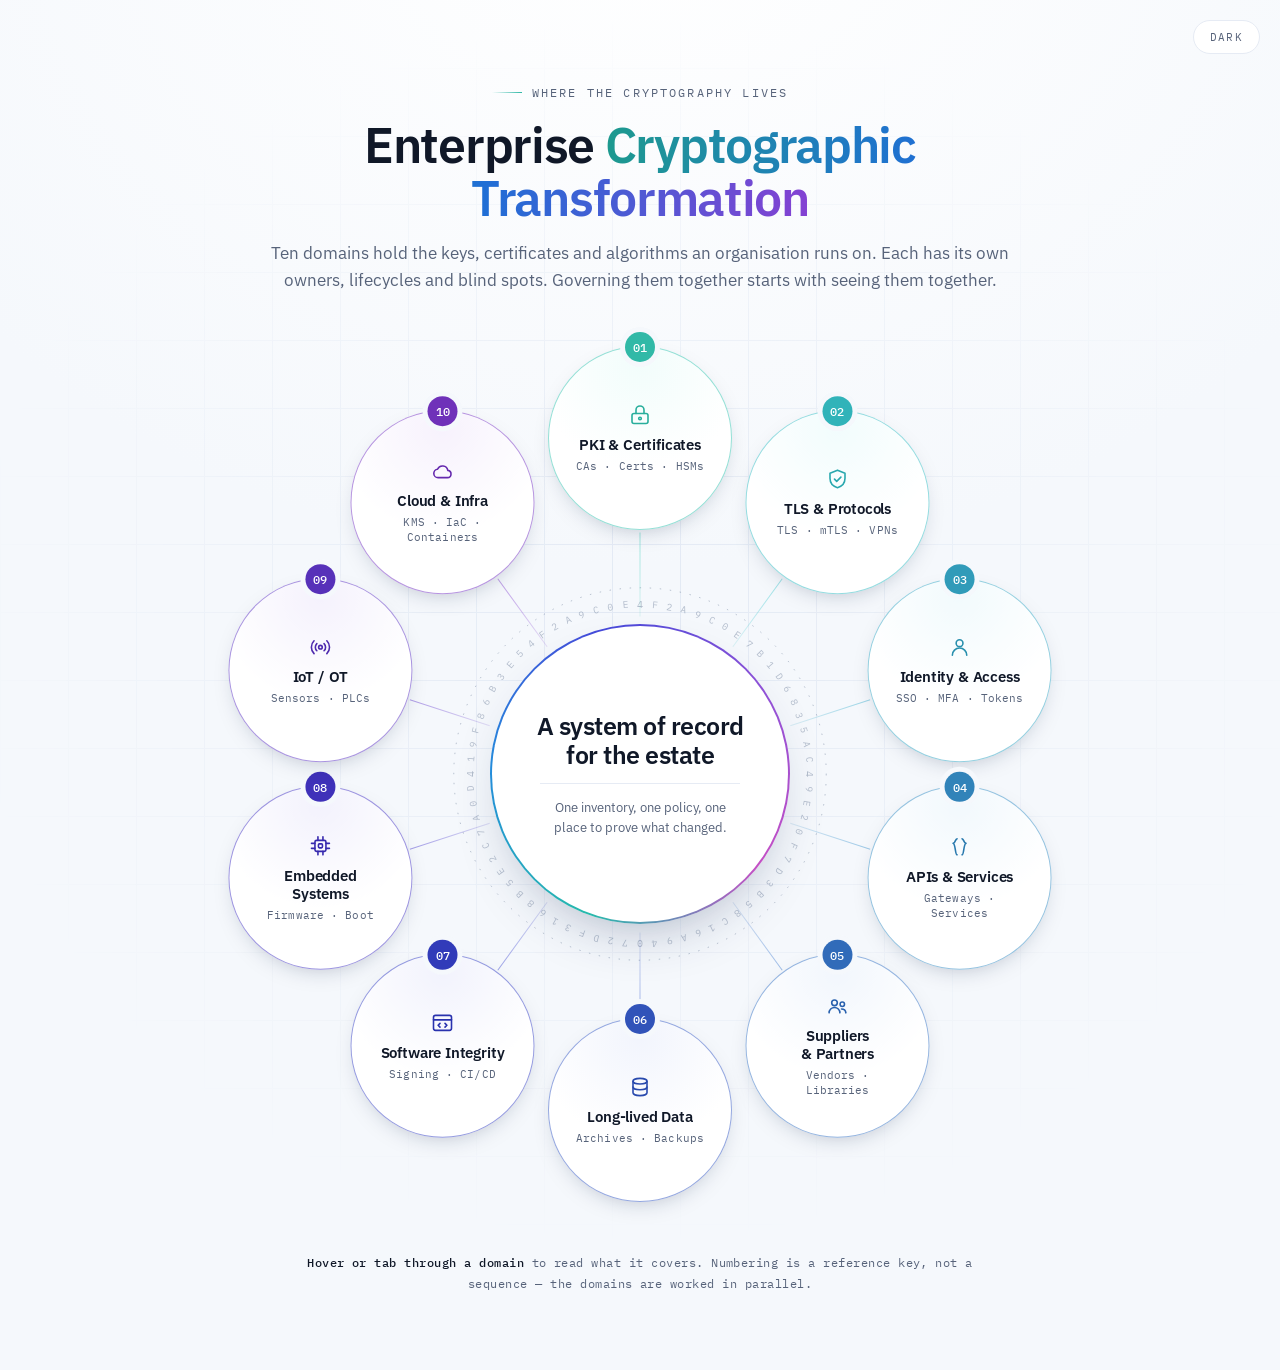
<file: cryptographic-estate.html>
<!DOCTYPE html>
<html lang="en">
<head>
<meta charset="utf-8">
<meta name="viewport" content="width=device-width, initial-scale=1">
<title>Enterprise Cryptographic Transformation — the estate</title>
<link rel="preconnect" href="https://fonts.googleapis.com">
<link rel="preconnect" href="https://fonts.gstatic.com" crossorigin>
<link href="https://fonts.googleapis.com/css2?family=IBM+Plex+Mono:wght@400;500&family=IBM+Plex+Sans:wght@400;500;600&display=swap" rel="stylesheet">
<style>
/* ═══════════════════════════════════════════════
   Cryptographic estate — hub & spoke
   Light by default. Add data-theme="dark" on .cx to flip.
   Everything is namespaced under .cx
   ═══════════════════════════════════════════════ */

.cx {
  /* ── theme tokens: light ─────────────── */
  --bg:        #F5F8FC;
  --bg-glow:   #FFFFFF;
  --panel:     #FFFFFF;
  --grid:      #E1E8F3;
  --hair:      #E6EBF4;
  --text:      #101828;
  --muted:     #57637A;

  --tint-s: 72%;  --tint-l: 97%;  --tint-a: 1;      /* node fill wash   */
  --bd-s:   55%;  --bd-l:   72%;  --bd-a: .95;      /* node border      */
  --bd-hi-l: 52%;                                   /* border on hover  */
  --glyph-l: 42%;                                   /* icon stroke      */
  --badge-l: 46%; --badge-fg: #FFFFFF;              /* number chip      */
  --spoke-a1: .18; --spoke-a2: .55; --spoke-l: 58%;
  --rotor: rgba(88,107,138,.42);
  --dim: .42;
  --lift: 0 8px 24px -12px rgba(16,32,64,.34);
  --core-shadow: 0 24px 60px -30px rgba(23,42,84,.45);

  /* ── ramp: teal → violet, one hue per domain ── */
  --hue-start: 172;
  --hue-step:  10.6;

  /* ── geometry ─────────────────────────── */
  --R:    336px;   /* centre → node centre */
  --node: 184px;
  --core: 300px;

  position: relative;
  background:
    radial-gradient(115% 85% at 50% -8%, var(--bg-glow) 0%, var(--bg) 58%),
    var(--bg);
  color: var(--text);
  font-family: "IBM Plex Sans", ui-sans-serif, system-ui, sans-serif;
  padding: clamp(40px, 6vw, 88px) 24px clamp(44px, 6vw, 76px);
  overflow: hidden;
  isolation: isolate;
}

.cx[data-theme="dark"] {
  --bg:        #070B14;
  --bg-glow:   #142138;
  --panel:     #0D1421;
  --grid:      #1B2740;
  --hair:      #1E2A40;
  --text:      #E8EDF7;
  --muted:     #8494AE;

  --tint-s: 42%;  --tint-l: 22%;  --tint-a: .55;
  --bd-s:   45%;  --bd-l:   50%;  --bd-a: .5;
  --bd-hi-l: 62%;
  --glyph-l: 66%;
  --badge-l: 48%; --badge-fg: #050810;
  --spoke-a1: .12; --spoke-a2: .5; --spoke-l: 60%;
  --rotor: rgba(150,175,210,.4);
  --dim: .36;
  --lift: 0 18px 50px -18px rgba(0,0,0,.8);
  --core-shadow: 0 30px 80px -24px rgba(4,10,30,.9);
}

.cx *, .cx *::before, .cx *::after { box-sizing: border-box; }

/* surveyed grid — the estate is measured, not decorated */
.cx::before {
  content: "";
  position: absolute; inset: 0;
  background-image:
    linear-gradient(var(--grid) 1px, transparent 1px),
    linear-gradient(90deg, var(--grid) 1px, transparent 1px);
  background-size: 68px 68px;
  mask-image: radial-gradient(68% 58% at 50% 46%, #000 0%, transparent 78%);
  -webkit-mask-image: radial-gradient(68% 58% at 50% 46%, #000 0%, transparent 78%);
  z-index: -1;
}

/* ── header ───────────────────────────────── */
.cx-head { max-width: 760px; margin: 0 auto clamp(30px, 4vw, 54px); text-align: center; }

.cx-eyebrow {
  display: inline-flex; align-items: center; gap: 10px;
  font-family: "IBM Plex Mono", ui-monospace, monospace;
  font-size: 12px; letter-spacing: .18em; text-transform: uppercase;
  color: var(--muted); margin: 0 0 18px;
}
.cx-eyebrow::before {
  content: ""; width: 30px; height: 1px;
  background: linear-gradient(90deg, transparent, hsl(var(--hue-start) 60% 45%));
}

.cx-title {
  margin: 0 0 16px;
  font-size: clamp(30px, 4.4vw, 50px); font-weight: 600;
  line-height: 1.06; letter-spacing: -.026em;
}
.cx-title em {
  font-style: normal;
  background: linear-gradient(96deg, hsl(174 68% 36%), hsl(214 74% 48%), hsl(268 62% 54%));
  -webkit-background-clip: text; background-clip: text; color: transparent;
}
.cx[data-theme="dark"] .cx-title em {
  background: linear-gradient(96deg, hsl(172 72% 58%), hsl(268 78% 70%));
  -webkit-background-clip: text; background-clip: text;
}
.cx-sub { margin: 0; color: var(--muted); font-size: clamp(15px, 1.5vw, 17px); line-height: 1.62; }

/* ── ring ─────────────────────────────────── */
.cx-ring {
  position: relative;
  width: calc(var(--R) * 2 + var(--node));
  height: calc(var(--R) * 2 + var(--node));
  margin: 0 auto;
}

.cx-spoke {
  position: absolute; left: 50%; top: 50%;
  width: calc(var(--R) - var(--core) / 2 - var(--node) / 2 - 10px);
  height: 1px;
  transform-origin: 0 50%;
  transform: rotate(calc(-90deg + 36deg * var(--i))) translateX(calc(var(--core) / 2 + 8px));
  background: linear-gradient(90deg,
    hsl(var(--h) 55% var(--spoke-l) / var(--spoke-a1)),
    hsl(var(--h) 60% var(--spoke-l) / var(--spoke-a2)));
  transition: opacity .3s ease;
}

/* ── core ─────────────────────────────────── */
.cx-core {
  position: absolute; left: 50%; top: 50%;
  width: var(--core); height: var(--core);
  transform: translate(-50%, -50%);
  border-radius: 50%; padding: 2px;
  background: conic-gradient(from 200deg,
    hsl(174 66% 44%), hsl(206 72% 50%), hsl(238 66% 56%),
    hsl(268 62% 58%), hsl(300 50% 54%), hsl(174 66% 44%));
  display: grid; place-items: center;
  box-shadow: var(--core-shadow);
}
.cx-core-inner {
  width: 100%; height: 100%; border-radius: 50%;
  background: var(--panel);
  display: grid; place-items: center; text-align: center;
  padding: 34px 42px;
}
.cx-core h2 {
  margin: 0; font-size: 25px; font-weight: 600;
  line-height: 1.16; letter-spacing: -.02em;
}
.cx-core-note {
  margin: 14px auto 0; padding-top: 14px; max-width: 200px;
  border-top: 1px solid var(--hair);
  font-size: 13px; line-height: 1.5; color: var(--muted);
}
.cx-core-detail { display: none; }
.cx-core-detail .cx-tag {
  display: block; margin-bottom: 10px;
  font-family: "IBM Plex Mono", monospace; font-size: 11px;
  letter-spacing: .16em; text-transform: uppercase;
  color: hsl(var(--h, 210) 62% var(--glyph-l));
}
.cx-ring[data-active] .cx-core-default { display: none; }
.cx-ring[data-active] .cx-core-detail  { display: block; }

/* cipher rotor — one flourish, always turning */
.cx-rotor {
  --rotor-size: calc(var(--core) + 84px);
  position: absolute;
  width: var(--rotor-size); height: var(--rotor-size);
  left: 50%; top: 50%;
  margin-left: calc(var(--rotor-size) / -2);
  margin-top:  calc(var(--rotor-size) / -2);
  overflow: visible; pointer-events: none;
  transform-origin: 50% 50%;
  animation: cx-spin 96s linear infinite;
}
.cx-rotor .cx-rotor-track {
  fill: none; stroke: var(--rotor); stroke-width: 1; stroke-dasharray: 1.5 9;
}
.cx-rotor text {
  font-family: "IBM Plex Mono", monospace; font-size: 10px;
  fill: var(--rotor);
}
@keyframes cx-spin { to { transform: rotate(360deg); } }

/* ── nodes ────────────────────────────────── */
.cx-node {
  --h: calc(var(--hue-start) + var(--hue-step) * var(--i));
  position: absolute; left: 50%; top: 50%;
  width: var(--node); height: var(--node);
  margin-left: calc(var(--node) / -2);
  margin-top:  calc(var(--node) / -2);
  transform: rotate(calc(-90deg + 36deg * var(--i))) translateX(var(--R)) rotate(calc(90deg - 36deg * var(--i)));
  border-radius: 50%;
  border: 1px solid hsl(var(--h) var(--bd-s) var(--bd-l) / var(--bd-a));
  background:
    radial-gradient(78% 78% at 50% 10%, hsl(var(--h) var(--tint-s) var(--tint-l) / var(--tint-a)), var(--panel) 74%);
  box-shadow: var(--lift);
  color: inherit; font: inherit; text-align: center; cursor: pointer;
  display: flex; flex-direction: column; align-items: center; justify-content: center;
  gap: 9px; padding: 20px;
  transition: transform .4s cubic-bezier(.2,.8,.3,1), border-color .3s ease, box-shadow .3s ease, opacity .3s ease;
}

.cx-node .cx-i {
  position: absolute; top: 0; left: 50%;
  transform: translate(-50%, -50%);
  width: 30px; height: 30px; border-radius: 50%;
  background: hsl(var(--h) 58% var(--badge-l));
  color: var(--badge-fg);
  font-family: "IBM Plex Mono", monospace; font-size: 12px; font-weight: 500;
  display: grid; place-items: center;
  box-shadow: 0 0 0 5px var(--bg);
}

.cx-node .cx-glyph {
  width: 24px; height: 24px; flex: none;
  stroke: hsl(var(--h) 62% var(--glyph-l));
  fill: none; stroke-width: 1.6; stroke-linecap: round; stroke-linejoin: round;
}

/* the fix: text block is its own column, capped inside the circle's chord */
.cx-node .cx-body {
  display: flex; flex-direction: column; gap: 5px;
  max-width: 132px;
}
.cx-node .cx-name {
  display: block; font-size: 15px; font-weight: 600;
  line-height: 1.2; letter-spacing: -.012em;
  text-wrap: balance;
}
.cx-node .cx-meta {
  display: block;
  font-family: "IBM Plex Mono", monospace; font-size: 10.5px;
  line-height: 1.4; letter-spacing: .01em; color: var(--muted);
}

.cx-node:hover, .cx-node:focus-visible {
  transform: rotate(calc(-90deg + 36deg * var(--i))) translateX(calc(var(--R) + 10px)) rotate(calc(90deg - 36deg * var(--i)));
  border-color: hsl(var(--h) 62% var(--bd-hi-l));
  box-shadow: 0 0 0 1px hsl(var(--h) 62% var(--bd-hi-l) / .45), 0 20px 44px -18px hsl(var(--h) 60% 40% / .55);
  outline: none;
}
.cx-node:focus-visible {
  box-shadow: 0 0 0 3px hsl(var(--h) 70% var(--bd-hi-l) / .5), 0 20px 44px -18px hsl(var(--h) 60% 40% / .55);
}

.cx-ring[data-active] .cx-node:not(:hover):not(:focus-visible) { opacity: var(--dim); }
.cx-ring[data-active] .cx-spoke { opacity: .3; }

/* ── footer ───────────────────────────────── */
.cx-foot {
  max-width: 700px; margin: clamp(30px, 4vw, 52px) auto 0;
  text-align: center; color: var(--muted);
  font-family: "IBM Plex Mono", monospace;
  font-size: 12px; letter-spacing: .04em; line-height: 1.7;
}
.cx-foot b { color: var(--text); font-weight: 500; }

/* ── responsive: the ring unrolls ─────────── */
@media (max-width: 980px) {
  .cx-ring { width: 100%; max-width: 560px; height: auto; display: grid; gap: 14px; }
  .cx-spoke, .cx-rotor { display: none; }

  .cx-core {
    position: static; width: 100%; height: auto;
    transform: none; border-radius: 20px; margin-bottom: 22px;
    box-shadow: 0 10px 30px -20px rgba(16,32,64,.4);
  }
  .cx-core-inner { border-radius: 19px; padding: 30px 26px; }
  .cx-core h2 { font-size: 22px; }

  .cx-node {
    position: static; width: 100%; height: auto; margin: 0;
    transform: none; border-radius: 16px;
    flex-direction: row; align-items: center; justify-content: flex-start;
    text-align: left; gap: 16px; padding: 18px 20px 18px 56px;
  }
  .cx-node:hover, .cx-node:focus-visible { transform: none; }
  .cx-node .cx-body { max-width: none; }
  .cx-node .cx-i { top: 50%; left: 20px; transform: translateY(-50%); box-shadow: none; }

  .cx-ring[data-active] .cx-node:not(:hover):not(:focus-visible) { opacity: 1; }
  .cx-ring[data-active] .cx-core-default { display: block; }
  .cx-ring[data-active] .cx-core-detail  { display: none; }
}
@media (max-width: 440px) {
  .cx-node .cx-glyph { display: none; }
}

@media (prefers-reduced-motion: reduce) {
  .cx-rotor { animation: none; }
  .cx-node { transition: opacity .2s ease, border-color .2s ease; }
  .cx-node:hover, .cx-node:focus-visible {
    transform: rotate(calc(-90deg + 36deg * var(--i))) translateX(var(--R)) rotate(calc(90deg - 36deg * var(--i)));
  }
}

/* ── demo shell — delete when embedding ───── */
body { margin: 0; background: #F5F8FC; }
.cx-theme {
  position: absolute; top: 20px; right: 20px; z-index: 2;
  font-family: "IBM Plex Mono", monospace; font-size: 11px; letter-spacing: .12em;
  text-transform: uppercase; color: var(--muted);
  background: var(--panel); border: 1px solid var(--hair);
  border-radius: 999px; padding: 9px 16px; cursor: pointer;
}
.cx-theme:hover { color: var(--text); }
</style>
</head>
<body>

<section class="cx" id="cxRoot">
  <button class="cx-theme" id="cxTheme" type="button">Dark</button>

  <header class="cx-head">
    <p class="cx-eyebrow">Where the cryptography lives</p>
    <h1 class="cx-title">Enterprise <em>Cryptographic Transformation</em></h1>
    <p class="cx-sub">Ten domains hold the keys, certificates and algorithms an organisation runs on. Each has its own owners, lifecycles and blind spots. Governing them together starts with seeing them together.</p>
  </header>

  <div class="cx-ring" id="cxRing">

    <i class="cx-spoke" style="--i:0;--h:172"></i>
    <i class="cx-spoke" style="--i:1;--h:183"></i>
    <i class="cx-spoke" style="--i:2;--h:193"></i>
    <i class="cx-spoke" style="--i:3;--h:204"></i>
    <i class="cx-spoke" style="--i:4;--h:215"></i>
    <i class="cx-spoke" style="--i:5;--h:225"></i>
    <i class="cx-spoke" style="--i:6;--h:236"></i>
    <i class="cx-spoke" style="--i:7;--h:246"></i>
    <i class="cx-spoke" style="--i:8;--h:257"></i>
    <i class="cx-spoke" style="--i:9;--h:268"></i>

    <div class="cx-core">
      <svg class="cx-rotor" viewBox="0 0 400 400" aria-hidden="true" focusable="false">
        <circle class="cx-rotor-track" cx="200" cy="200" r="194"/>
        <g>
          <text transform="rotate(0.0 200 200) translate(0 -177)" x="200" y="200" text-anchor="middle" dominant-baseline="central">4</text>
          <text transform="rotate(5.0 200 200) translate(0 -177)" x="200" y="200" text-anchor="middle" dominant-baseline="central">F</text>
          <text transform="rotate(10.0 200 200) translate(0 -177)" x="200" y="200" text-anchor="middle" dominant-baseline="central">2</text>
          <text transform="rotate(15.0 200 200) translate(0 -177)" x="200" y="200" text-anchor="middle" dominant-baseline="central">A</text>
          <text transform="rotate(20.0 200 200) translate(0 -177)" x="200" y="200" text-anchor="middle" dominant-baseline="central">9</text>
          <text transform="rotate(25.0 200 200) translate(0 -177)" x="200" y="200" text-anchor="middle" dominant-baseline="central">C</text>
          <text transform="rotate(30.0 200 200) translate(0 -177)" x="200" y="200" text-anchor="middle" dominant-baseline="central">0</text>
          <text transform="rotate(35.0 200 200) translate(0 -177)" x="200" y="200" text-anchor="middle" dominant-baseline="central">E</text>
          <text transform="rotate(40.0 200 200) translate(0 -177)" x="200" y="200" text-anchor="middle" dominant-baseline="central">7</text>
          <text transform="rotate(45.0 200 200) translate(0 -177)" x="200" y="200" text-anchor="middle" dominant-baseline="central">B</text>
          <text transform="rotate(50.0 200 200) translate(0 -177)" x="200" y="200" text-anchor="middle" dominant-baseline="central">1</text>
          <text transform="rotate(55.0 200 200) translate(0 -177)" x="200" y="200" text-anchor="middle" dominant-baseline="central">D</text>
          <text transform="rotate(60.0 200 200) translate(0 -177)" x="200" y="200" text-anchor="middle" dominant-baseline="central">6</text>
          <text transform="rotate(65.0 200 200) translate(0 -177)" x="200" y="200" text-anchor="middle" dominant-baseline="central">8</text>
          <text transform="rotate(70.0 200 200) translate(0 -177)" x="200" y="200" text-anchor="middle" dominant-baseline="central">3</text>
          <text transform="rotate(75.0 200 200) translate(0 -177)" x="200" y="200" text-anchor="middle" dominant-baseline="central">5</text>
          <text transform="rotate(80.0 200 200) translate(0 -177)" x="200" y="200" text-anchor="middle" dominant-baseline="central">A</text>
          <text transform="rotate(85.0 200 200) translate(0 -177)" x="200" y="200" text-anchor="middle" dominant-baseline="central">C</text>
          <text transform="rotate(90.0 200 200) translate(0 -177)" x="200" y="200" text-anchor="middle" dominant-baseline="central">4</text>
          <text transform="rotate(95.0 200 200) translate(0 -177)" x="200" y="200" text-anchor="middle" dominant-baseline="central">9</text>
          <text transform="rotate(100.0 200 200) translate(0 -177)" x="200" y="200" text-anchor="middle" dominant-baseline="central">E</text>
          <text transform="rotate(105.0 200 200) translate(0 -177)" x="200" y="200" text-anchor="middle" dominant-baseline="central">2</text>
          <text transform="rotate(110.0 200 200) translate(0 -177)" x="200" y="200" text-anchor="middle" dominant-baseline="central">0</text>
          <text transform="rotate(115.0 200 200) translate(0 -177)" x="200" y="200" text-anchor="middle" dominant-baseline="central">F</text>
          <text transform="rotate(120.0 200 200) translate(0 -177)" x="200" y="200" text-anchor="middle" dominant-baseline="central">7</text>
          <text transform="rotate(125.0 200 200) translate(0 -177)" x="200" y="200" text-anchor="middle" dominant-baseline="central">D</text>
          <text transform="rotate(130.0 200 200) translate(0 -177)" x="200" y="200" text-anchor="middle" dominant-baseline="central">3</text>
          <text transform="rotate(135.0 200 200) translate(0 -177)" x="200" y="200" text-anchor="middle" dominant-baseline="central">B</text>
          <text transform="rotate(140.0 200 200) translate(0 -177)" x="200" y="200" text-anchor="middle" dominant-baseline="central">5</text>
          <text transform="rotate(145.0 200 200) translate(0 -177)" x="200" y="200" text-anchor="middle" dominant-baseline="central">8</text>
          <text transform="rotate(150.0 200 200) translate(0 -177)" x="200" y="200" text-anchor="middle" dominant-baseline="central">C</text>
          <text transform="rotate(155.0 200 200) translate(0 -177)" x="200" y="200" text-anchor="middle" dominant-baseline="central">1</text>
          <text transform="rotate(160.0 200 200) translate(0 -177)" x="200" y="200" text-anchor="middle" dominant-baseline="central">6</text>
          <text transform="rotate(165.0 200 200) translate(0 -177)" x="200" y="200" text-anchor="middle" dominant-baseline="central">A</text>
          <text transform="rotate(170.0 200 200) translate(0 -177)" x="200" y="200" text-anchor="middle" dominant-baseline="central">9</text>
          <text transform="rotate(175.0 200 200) translate(0 -177)" x="200" y="200" text-anchor="middle" dominant-baseline="central">4</text>
          <text transform="rotate(180.0 200 200) translate(0 -177)" x="200" y="200" text-anchor="middle" dominant-baseline="central">0</text>
          <text transform="rotate(185.0 200 200) translate(0 -177)" x="200" y="200" text-anchor="middle" dominant-baseline="central">7</text>
          <text transform="rotate(190.0 200 200) translate(0 -177)" x="200" y="200" text-anchor="middle" dominant-baseline="central">2</text>
          <text transform="rotate(195.0 200 200) translate(0 -177)" x="200" y="200" text-anchor="middle" dominant-baseline="central">D</text>
          <text transform="rotate(200.0 200 200) translate(0 -177)" x="200" y="200" text-anchor="middle" dominant-baseline="central">F</text>
          <text transform="rotate(205.0 200 200) translate(0 -177)" x="200" y="200" text-anchor="middle" dominant-baseline="central">3</text>
          <text transform="rotate(210.0 200 200) translate(0 -177)" x="200" y="200" text-anchor="middle" dominant-baseline="central">1</text>
          <text transform="rotate(215.0 200 200) translate(0 -177)" x="200" y="200" text-anchor="middle" dominant-baseline="central">6</text>
          <text transform="rotate(220.0 200 200) translate(0 -177)" x="200" y="200" text-anchor="middle" dominant-baseline="central">8</text>
          <text transform="rotate(225.0 200 200) translate(0 -177)" x="200" y="200" text-anchor="middle" dominant-baseline="central">B</text>
          <text transform="rotate(230.0 200 200) translate(0 -177)" x="200" y="200" text-anchor="middle" dominant-baseline="central">5</text>
          <text transform="rotate(235.0 200 200) translate(0 -177)" x="200" y="200" text-anchor="middle" dominant-baseline="central">E</text>
          <text transform="rotate(240.0 200 200) translate(0 -177)" x="200" y="200" text-anchor="middle" dominant-baseline="central">2</text>
          <text transform="rotate(245.0 200 200) translate(0 -177)" x="200" y="200" text-anchor="middle" dominant-baseline="central">C</text>
          <text transform="rotate(250.0 200 200) translate(0 -177)" x="200" y="200" text-anchor="middle" dominant-baseline="central">7</text>
          <text transform="rotate(255.0 200 200) translate(0 -177)" x="200" y="200" text-anchor="middle" dominant-baseline="central">A</text>
          <text transform="rotate(260.0 200 200) translate(0 -177)" x="200" y="200" text-anchor="middle" dominant-baseline="central">0</text>
          <text transform="rotate(265.0 200 200) translate(0 -177)" x="200" y="200" text-anchor="middle" dominant-baseline="central">D</text>
          <text transform="rotate(270.0 200 200) translate(0 -177)" x="200" y="200" text-anchor="middle" dominant-baseline="central">4</text>
          <text transform="rotate(275.0 200 200) translate(0 -177)" x="200" y="200" text-anchor="middle" dominant-baseline="central">1</text>
          <text transform="rotate(280.0 200 200) translate(0 -177)" x="200" y="200" text-anchor="middle" dominant-baseline="central">9</text>
          <text transform="rotate(285.0 200 200) translate(0 -177)" x="200" y="200" text-anchor="middle" dominant-baseline="central">F</text>
          <text transform="rotate(290.0 200 200) translate(0 -177)" x="200" y="200" text-anchor="middle" dominant-baseline="central">8</text>
          <text transform="rotate(295.0 200 200) translate(0 -177)" x="200" y="200" text-anchor="middle" dominant-baseline="central">6</text>
          <text transform="rotate(300.0 200 200) translate(0 -177)" x="200" y="200" text-anchor="middle" dominant-baseline="central">B</text>
          <text transform="rotate(305.0 200 200) translate(0 -177)" x="200" y="200" text-anchor="middle" dominant-baseline="central">3</text>
          <text transform="rotate(310.0 200 200) translate(0 -177)" x="200" y="200" text-anchor="middle" dominant-baseline="central">E</text>
          <text transform="rotate(315.0 200 200) translate(0 -177)" x="200" y="200" text-anchor="middle" dominant-baseline="central">5</text>
          <text transform="rotate(320.0 200 200) translate(0 -177)" x="200" y="200" text-anchor="middle" dominant-baseline="central">4</text>
          <text transform="rotate(325.0 200 200) translate(0 -177)" x="200" y="200" text-anchor="middle" dominant-baseline="central">F</text>
          <text transform="rotate(330.0 200 200) translate(0 -177)" x="200" y="200" text-anchor="middle" dominant-baseline="central">2</text>
          <text transform="rotate(335.0 200 200) translate(0 -177)" x="200" y="200" text-anchor="middle" dominant-baseline="central">A</text>
          <text transform="rotate(340.0 200 200) translate(0 -177)" x="200" y="200" text-anchor="middle" dominant-baseline="central">9</text>
          <text transform="rotate(345.0 200 200) translate(0 -177)" x="200" y="200" text-anchor="middle" dominant-baseline="central">C</text>
          <text transform="rotate(350.0 200 200) translate(0 -177)" x="200" y="200" text-anchor="middle" dominant-baseline="central">0</text>
          <text transform="rotate(355.0 200 200) translate(0 -177)" x="200" y="200" text-anchor="middle" dominant-baseline="central">E</text>
        </g>
      </svg>
      <div class="cx-core-inner">
        <div class="cx-core-default">
          <h2>A system of record<br>for the estate</h2>
          <p class="cx-core-note">One inventory, one policy, one place to prove what changed.</p>
        </div>
        <div class="cx-core-detail" aria-live="polite">
          <span class="cx-tag" id="cxTag"></span>
          <h2 id="cxName"></h2>
          <p class="cx-core-note" id="cxDesc"></p>
        </div>
      </div>
    </div>

    <button class="cx-node" type="button" style="--i:0" data-tag="Domain 01"
      data-name="PKI &amp; Certificates"
      data-desc="Issuing authorities, leaf certificates, and the HSMs that hold the roots.">
      <span class="cx-i">01</span>
      <svg class="cx-glyph" viewBox="0 0 24 24" aria-hidden="true"><rect x="4" y="10.5" width="16" height="10" rx="2"/><path d="M8 10.5V7a4 4 0 0 1 8 0v3.5"/><circle cx="12" cy="15.5" r="1.3"/></svg>
      <span class="cx-body">
        <span class="cx-name">PKI &amp; Certificates</span>
        <span class="cx-meta">CAs · Certs · HSMs</span>
      </span>
    </button>

    <button class="cx-node" type="button" style="--i:1" data-tag="Domain 02"
      data-name="TLS &amp; Protocols"
      data-desc="Every handshake in transit: TLS, mTLS, VPN tunnels and their cipher suites.">
      <span class="cx-i">02</span>
      <svg class="cx-glyph" viewBox="0 0 24 24" aria-hidden="true"><path d="M12 3l7.5 3v5.2c0 4.4-3 8.1-7.5 9.3-4.5-1.2-7.5-4.9-7.5-9.3V6z"/><path d="M9 12l2.2 2.2L15.4 10"/></svg>
      <span class="cx-body">
        <span class="cx-name">TLS &amp; Protocols</span>
        <span class="cx-meta">TLS · mTLS · VPNs</span>
      </span>
    </button>

    <button class="cx-node" type="button" style="--i:2" data-tag="Domain 03"
      data-name="Identity &amp; Access"
      data-desc="Sign-in, MFA and the signed tokens that assert who someone is.">
      <span class="cx-i">03</span>
      <svg class="cx-glyph" viewBox="0 0 24 24" aria-hidden="true"><circle cx="12" cy="8" r="3.4"/><path d="M4.8 20a7.2 7.2 0 0 1 14.4 0"/></svg>
      <span class="cx-body">
        <span class="cx-name">Identity &amp; Access</span>
        <span class="cx-meta">SSO · MFA · Tokens</span>
      </span>
    </button>

    <button class="cx-node" type="button" style="--i:3" data-tag="Domain 04"
      data-name="APIs &amp; Services"
      data-desc="Service-to-service calls, gateways, and the keys that sign and verify them.">
      <span class="cx-i">04</span>
      <svg class="cx-glyph" viewBox="0 0 24 24" aria-hidden="true"><path d="M9.5 4C7.5 4 8 8.5 5.5 8.5 8 8.5 7.5 20 9.5 20"/><path d="M14.5 4c2 0 1.5 4.5 4 4.5-2.5 0-2 11.5-4 11.5"/></svg>
      <span class="cx-body">
        <span class="cx-name">APIs &amp; Services</span>
        <span class="cx-meta">Gateways · Services</span>
      </span>
    </button>

    <button class="cx-node" type="button" style="--i:4" data-tag="Domain 05"
      data-name="Suppliers &amp; Partners"
      data-desc="Third-party libraries and services whose cryptography you inherit but don't control.">
      <span class="cx-i">05</span>
      <svg class="cx-glyph" viewBox="0 0 24 24" aria-hidden="true"><circle cx="9" cy="9" r="2.8"/><circle cx="16.8" cy="10.4" r="2.2"/><path d="M3.6 19a5.4 5.4 0 0 1 10.8 0"/><path d="M16 15.2a4.4 4.4 0 0 1 4.4 3.8"/></svg>
      <span class="cx-body">
        <span class="cx-name">Suppliers &amp; Partners</span>
        <span class="cx-meta">Vendors · Libraries</span>
      </span>
    </button>

    <button class="cx-node" type="button" style="--i:5" data-tag="Domain 06"
      data-name="Long-lived Data"
      data-desc="Archives, backups and signatures that must still hold up decades from now.">
      <span class="cx-i">06</span>
      <svg class="cx-glyph" viewBox="0 0 24 24" aria-hidden="true"><ellipse cx="12" cy="6.2" rx="7" ry="2.8"/><path d="M5 6.2v11.6c0 1.55 3.13 2.8 7 2.8s7-1.25 7-2.8V6.2"/><path d="M5 12c0 1.55 3.13 2.8 7 2.8s7-1.25 7-2.8"/></svg>
      <span class="cx-body">
        <span class="cx-name">Long-lived Data</span>
        <span class="cx-meta">Archives · Backups</span>
      </span>
    </button>

    <button class="cx-node" type="button" style="--i:6" data-tag="Domain 07"
      data-name="Software Integrity"
      data-desc="Code signing, release artefacts, and the pipelines that produce them.">
      <span class="cx-i">07</span>
      <svg class="cx-glyph" viewBox="0 0 24 24" aria-hidden="true"><rect x="3" y="4.5" width="18" height="15" rx="2"/><path d="M3 9h18"/><path d="M9.5 12.5L7.6 14.4l1.9 1.9M14.5 12.5l1.9 1.9-1.9 1.9"/></svg>
      <span class="cx-body">
        <span class="cx-name">Software Integrity</span>
        <span class="cx-meta">Signing · CI/CD</span>
      </span>
    </button>

    <button class="cx-node" type="button" style="--i:7" data-tag="Domain 08"
      data-name="Embedded Systems"
      data-desc="Firmware, bootloaders and secure elements with algorithms fixed in hardware.">
      <span class="cx-i">08</span>
      <svg class="cx-glyph" viewBox="0 0 24 24" aria-hidden="true"><rect x="6.5" y="6.5" width="11" height="11" rx="1.6"/><rect x="10" y="10" width="4" height="4" rx="1"/><path d="M9.5 3v3.5M14.5 3v3.5M9.5 17.5V21M14.5 17.5V21M3 9.5h3.5M3 14.5h3.5M17.5 9.5H21M17.5 14.5H21"/></svg>
      <span class="cx-body">
        <span class="cx-name">Embedded Systems</span>
        <span class="cx-meta">Firmware · Boot</span>
      </span>
    </button>

    <button class="cx-node" type="button" style="--i:8" data-tag="Domain 09"
      data-name="IoT / OT"
      data-desc="Sensors, PLCs and industrial systems on constrained, long-lived hardware.">
      <span class="cx-i">09</span>
      <svg class="cx-glyph" viewBox="0 0 24 24" aria-hidden="true"><circle cx="12" cy="12" r="1.8"/><path d="M8.4 8.4a5 5 0 0 0 0 7.2M15.6 8.4a5 5 0 0 1 0 7.2"/><path d="M5.6 5.6a9 9 0 0 0 0 12.8M18.4 5.6a9 9 0 0 1 0 12.8"/></svg>
      <span class="cx-body">
        <span class="cx-name">IoT / OT</span>
        <span class="cx-meta">Sensors · PLCs</span>
      </span>
    </button>

    <button class="cx-node" type="button" style="--i:9" data-tag="Domain 10"
      data-name="Cloud &amp; Infrastructure"
      data-desc="Managed keys, KMS policy, infrastructure as code and container images.">
      <span class="cx-i">10</span>
      <svg class="cx-glyph" viewBox="0 0 24 24" aria-hidden="true"><path d="M7.5 18.5a4.2 4.2 0 0 1-.5-8.37 5.4 5.4 0 0 1 10.3 1.1A3.65 3.65 0 0 1 17 18.5z"/></svg>
      <span class="cx-body">
        <span class="cx-name">Cloud &amp; Infra</span>
        <span class="cx-meta">KMS · IaC · Containers</span>
      </span>
    </button>

  </div>

  <p class="cx-foot">
    <b>Hover or tab through a domain</b> to read what it covers. Numbering is a reference key, not a sequence — the domains are worked in parallel.
  </p>
</section>

<script>
(function () {
  var ring = document.getElementById('cxRing');
  if (!ring) return;
  var tag = document.getElementById('cxTag'),
      name = document.getElementById('cxName'),
      desc = document.getElementById('cxDesc'),
      detail = ring.querySelector('.cx-core-detail');

  function show(node) {
    tag.textContent  = node.dataset.tag;
    name.textContent = node.dataset.name;
    desc.textContent = node.dataset.desc;
    detail.style.setProperty('--h', getComputedStyle(node).getPropertyValue('--h'));
    ring.setAttribute('data-active', '');
  }
  function clear() { ring.removeAttribute('data-active'); }

  Array.prototype.forEach.call(ring.querySelectorAll('.cx-node'), function (node) {
    node.addEventListener('mouseenter', function () { show(node); });
    node.addEventListener('focus',      function () { show(node); });
    node.addEventListener('click',      function () { show(node); });
    node.addEventListener('mouseleave', clear);
    node.addEventListener('blur',       clear);
  });

  /* demo shell — delete when embedding */
  var root = document.getElementById('cxRoot'), btn = document.getElementById('cxTheme');
  if (btn) btn.addEventListener('click', function () {
    var dark = root.getAttribute('data-theme') === 'dark';
    if (dark) { root.removeAttribute('data-theme'); btn.textContent = 'Dark'; document.body.style.background = '#F5F8FC'; }
    else { root.setAttribute('data-theme', 'dark'); btn.textContent = 'Light'; document.body.style.background = '#070B14'; }
  });
})();
</script>

</body>
</html>
</file>
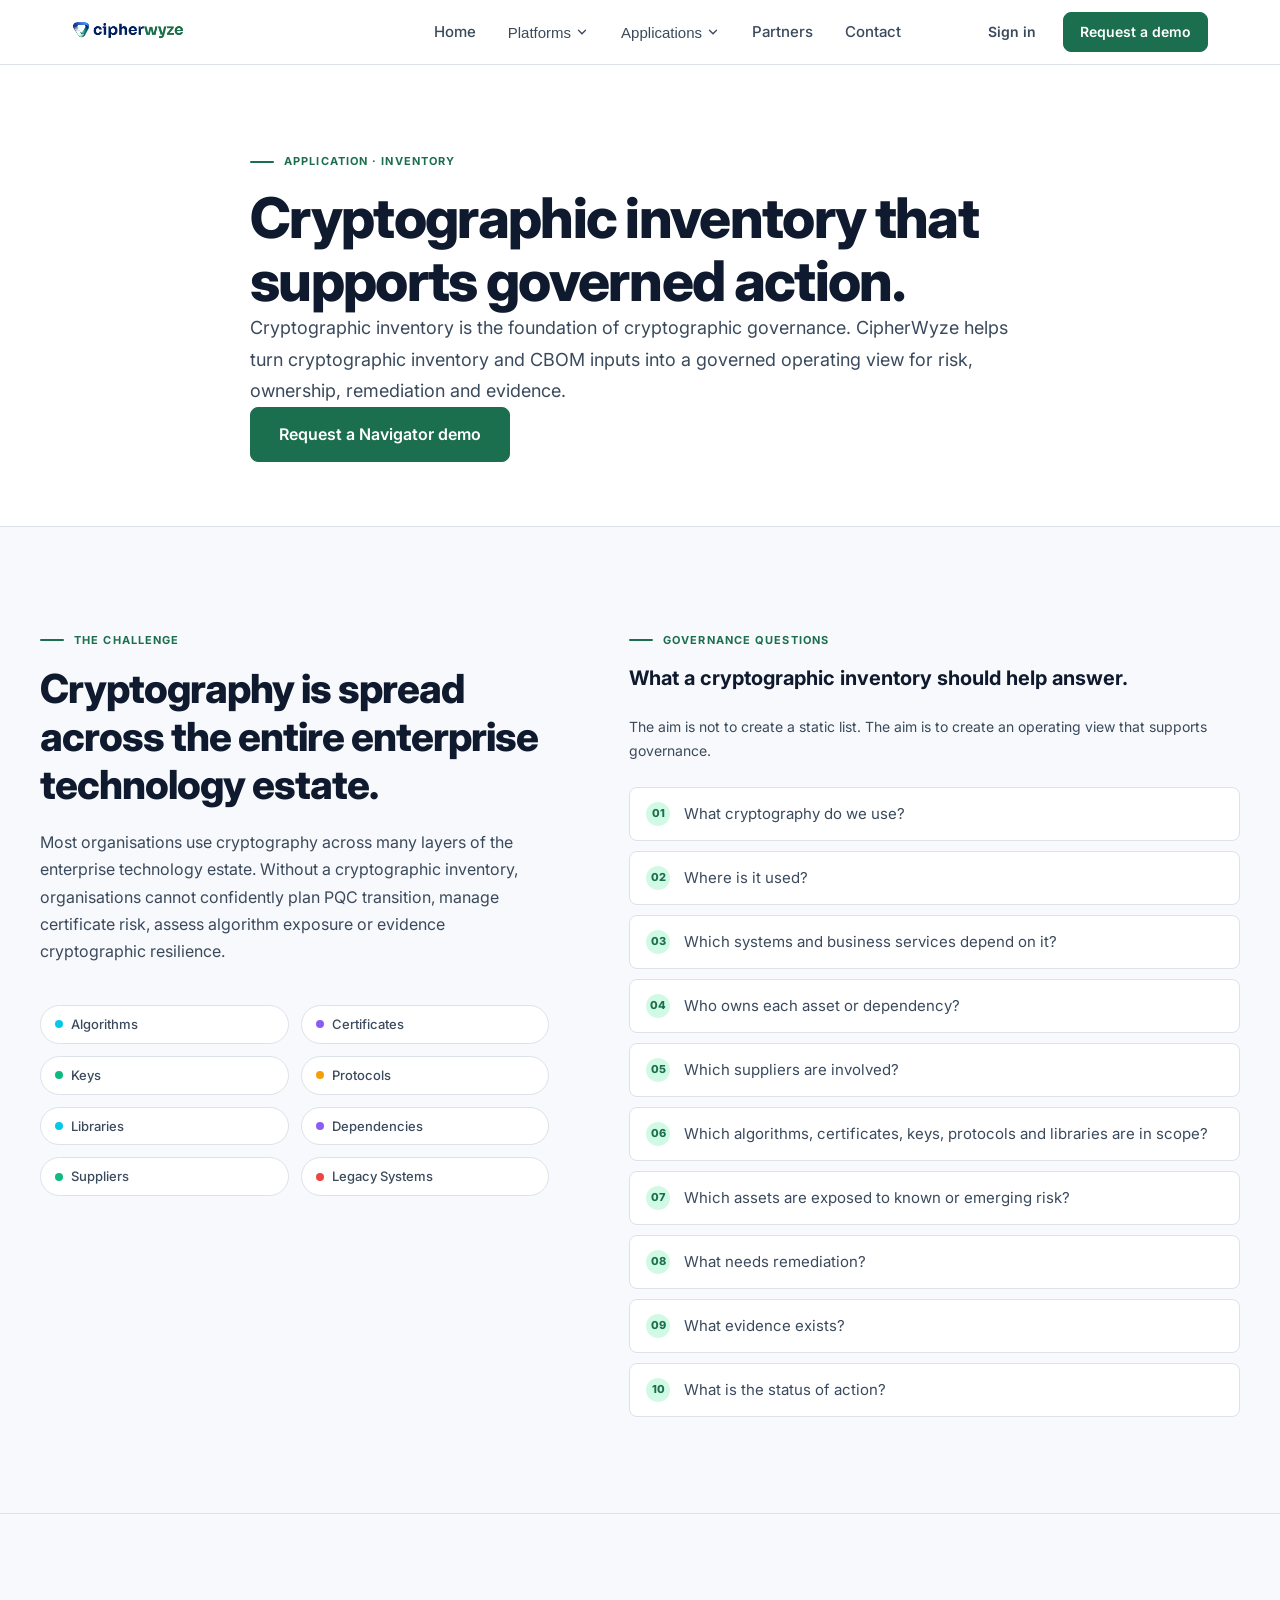
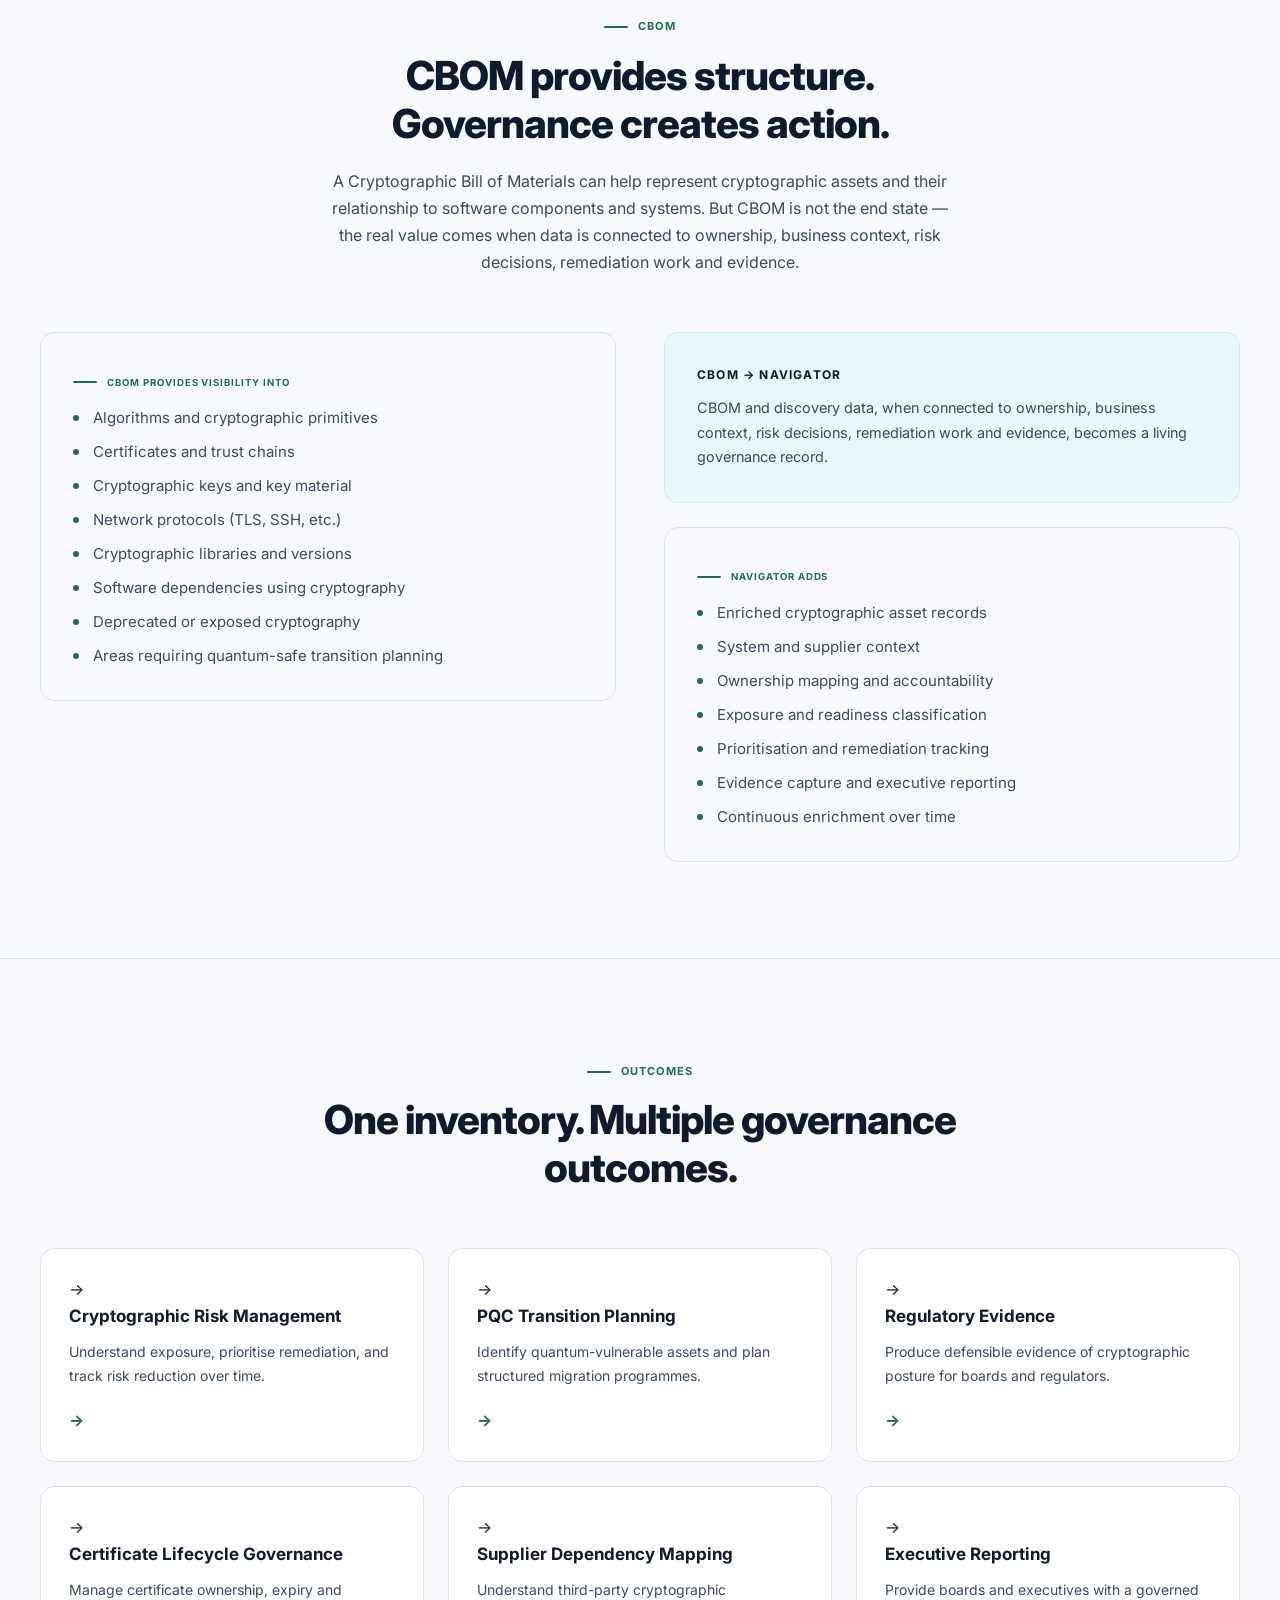
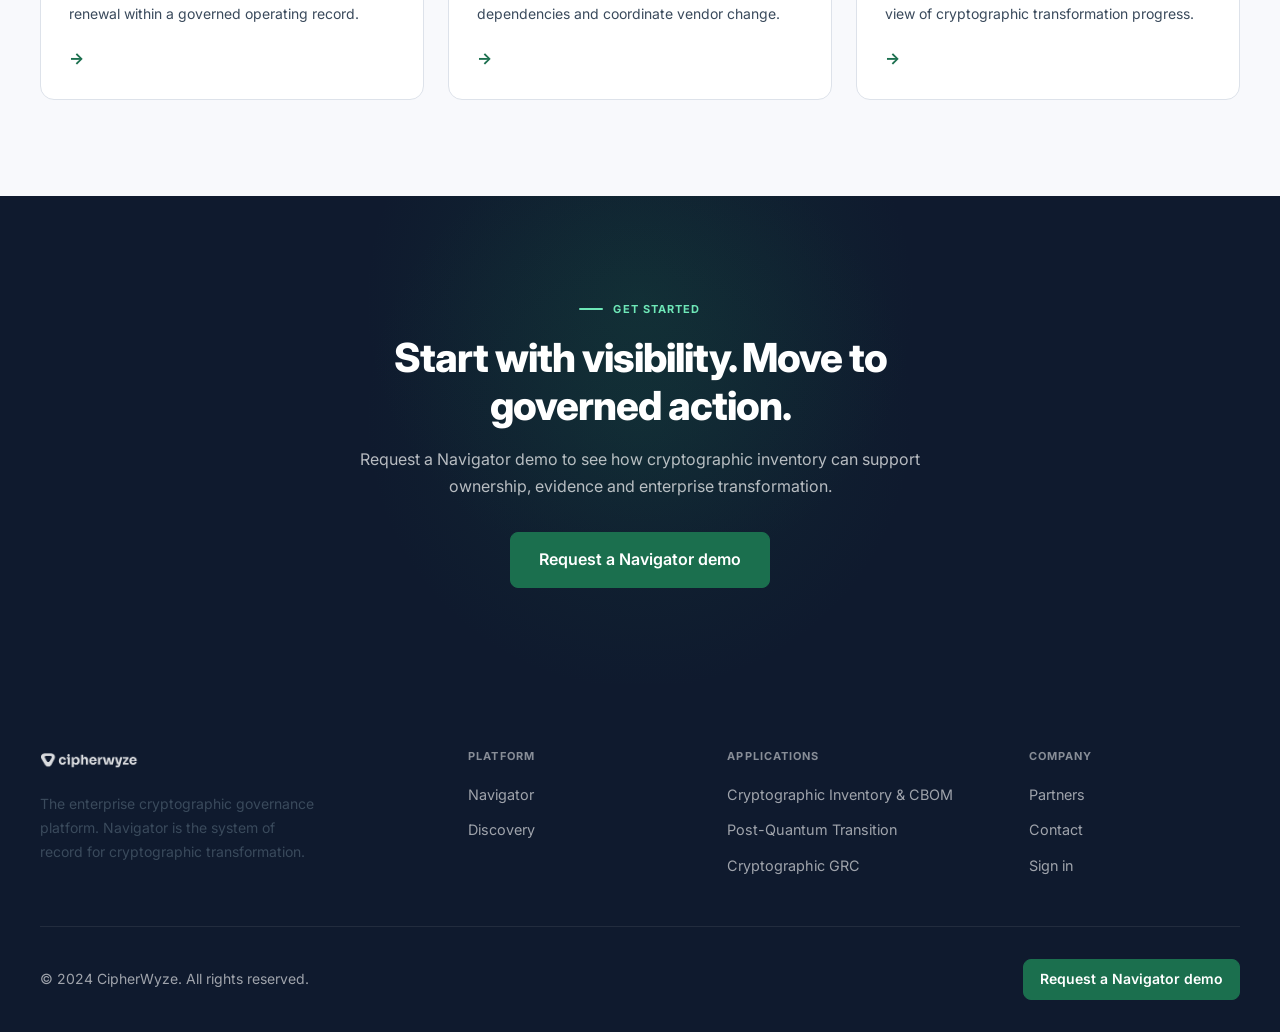
<file: cryptographic-inventory.html>
<!DOCTYPE html>
<html lang="en">
<head>
  <meta charset="UTF-8">
  <meta name="viewport" content="width=device-width, initial-scale=1.0">
  <title>Cryptographic Inventory and CBOM | CipherWyze</title>
  <meta name="description" content="Turn cryptographic inventory and CBOM inputs into a governed operating view for risk, ownership, remediation and evidence.">
  <link rel="preconnect" href="https://fonts.googleapis.com">
  <link rel="stylesheet" href="styles.css">
</head>
<body>
<div class="page-wrapper"><div class="page-content">

<nav class="nav">
  <div class="nav-inner">
    <a href="index.html" class="nav-logo"><img src="assets/cipherwyze-logo.png" alt="CipherWyze" height="32"></a>
    <div class="nav-links">
      <a href="index.html" class="nav-link">Home</a>
      <div class="nav-item"><button class="nav-link">Platforms <svg class="chevron" viewBox="0 0 16 16" fill="none"><path d="M4 6l4 4 4-4" stroke="currentColor" stroke-width="1.5" stroke-linecap="round"/></svg></button><div class="nav-dropdown"><div class="dd-label">Platforms</div><a href="navigator.html" class="dd-link"><div><div class="dd-link-text">Navigator</div><div class="dd-link-sub">Cryptographic governance platform</div></div></a><a href="discovery.html" class="dd-link"><div><div class="dd-link-text">Discovery</div><div class="dd-link-sub">Cryptographic evidence engine</div></div></a></div></div>
      <div class="nav-item"><button class="nav-link">Applications <svg class="chevron" viewBox="0 0 16 16" fill="none"><path d="M4 6l4 4 4-4" stroke="currentColor" stroke-width="1.5" stroke-linecap="round"/></svg></button><div class="nav-dropdown" style="min-width:280px"><div class="dd-label">Applications</div><a href="cryptographic-inventory.html" class="dd-link"><div><div class="dd-link-text">Cryptographic Inventory &amp; CBOM</div></div></a><a href="post-quantum.html" class="dd-link"><div><div class="dd-link-text">Post-Quantum Transition</div></div></a><a href="grc.html" class="dd-link"><div><div class="dd-link-text">Cryptographic GRC</div></div></a></div></div>
      <a href="partners.html" class="nav-link">Partners</a><a href="contact.html" class="nav-link">Contact</a>
    </div>
    <div class="nav-actions"><a href="https://navigator.cipherwyze.com" class="btn btn-ghost btn-sm">Sign in</a><a href="contact.html" class="btn btn-primary btn-sm">Request a demo</a></div>
    <button class="nav-burger" id="nav-burger"><span></span><span></span><span></span></button>
  </div>
  <div class="nav-mobile" id="nav-mobile">
    <a href="index.html" class="nm-link">Home</a>
    <div class="nm-section-title">Platforms</div><a href="navigator.html" class="nm-link nm-sub">Navigator</a><a href="discovery.html" class="nm-link nm-sub">Discovery</a>
    <div class="nm-section-title">Applications</div><a href="cryptographic-inventory.html" class="nm-link nm-sub">Cryptographic Inventory &amp; CBOM</a><a href="post-quantum.html" class="nm-link nm-sub">Post-Quantum Transition</a><a href="grc.html" class="nm-link nm-sub">Cryptographic GRC</a>
    <a href="partners.html" class="nm-link">Partners</a><a href="contact.html" class="nm-link">Contact</a>
    <div class="nm-actions"><a href="https://navigator.cipherwyze.com" class="btn btn-outline">Sign in</a><a href="contact.html" class="btn btn-primary">Request a demo</a></div>
  </div>
</nav>

<!-- PAGE HERO -->
<div class="page-hero">
  <div class="page-hero-inner">
    <div class="s-label"><span class="s-label-line"></span>Application · Inventory</div>
    <h1>Cryptographic inventory that supports governed action.</h1>
    <p class="lead">Cryptographic inventory is the foundation of cryptographic governance. CipherWyze helps turn cryptographic inventory and CBOM inputs into a governed operating view for risk, ownership, remediation and evidence.</p>
    <div style="display:flex;gap:1rem;flex-wrap:wrap">
      <a href="contact.html" class="btn btn-primary btn-lg">Request a Navigator demo</a>
    </div>
  </div>
</div>

<!-- THE PROBLEM -->
<section class="section">
  <div style="max-width:var(--max-w);margin:0 auto">
    <div style="display:grid;grid-template-columns:1fr 1.2fr;gap:5rem;align-items:start">
      <div class="aos">
        <div class="s-label"><span class="s-label-line"></span>The Challenge</div>
        <h2>Cryptography is spread across the entire enterprise technology estate.</h2>
        <p style="margin-top:1.25rem">Most organisations use cryptography across many layers of the enterprise technology estate. Without a cryptographic inventory, organisations cannot confidently plan PQC transition, manage certificate risk, assess algorithm exposure or evidence cryptographic resilience.</p>
        <div style="margin-top:2.5rem;display:grid;grid-template-columns:1fr 1fr;gap:0.75rem">
          <div class="tag"><div class="tag-dot" style="background:#06C8E8"></div>Algorithms</div>
          <div class="tag"><div class="tag-dot" style="background:#8B5CF6"></div>Certificates</div>
          <div class="tag"><div class="tag-dot" style="background:#10B981"></div>Keys</div>
          <div class="tag"><div class="tag-dot" style="background:#F59E0B"></div>Protocols</div>
          <div class="tag"><div class="tag-dot" style="background:#06C8E8"></div>Libraries</div>
          <div class="tag"><div class="tag-dot" style="background:#8B5CF6"></div>Dependencies</div>
          <div class="tag"><div class="tag-dot" style="background:#10B981"></div>Suppliers</div>
          <div class="tag"><div class="tag-dot" style="background:#EF4444"></div>Legacy Systems</div>
        </div>
      </div>
      <div class="aos aos-delay-2">
        <div class="s-label"><span class="s-label-line"></span>Governance Questions</div>
        <h3 style="font-size:1.25rem;margin-bottom:1.5rem">What a cryptographic inventory should help answer.</h3>
        <p style="margin-bottom:1.5rem;font-size:0.875rem">The aim is not to create a static list. The aim is to create an operating view that supports governance.</p>
        <div class="n-list">
          <div class="n-item"><span class="n-item-num">01</span>What cryptography do we use?</div>
          <div class="n-item"><span class="n-item-num">02</span>Where is it used?</div>
          <div class="n-item"><span class="n-item-num">03</span>Which systems and business services depend on it?</div>
          <div class="n-item"><span class="n-item-num">04</span>Who owns each asset or dependency?</div>
          <div class="n-item"><span class="n-item-num">05</span>Which suppliers are involved?</div>
          <div class="n-item"><span class="n-item-num">06</span>Which algorithms, certificates, keys, protocols and libraries are in scope?</div>
          <div class="n-item"><span class="n-item-num">07</span>Which assets are exposed to known or emerging risk?</div>
          <div class="n-item"><span class="n-item-num">08</span>What needs remediation?</div>
          <div class="n-item"><span class="n-item-num">09</span>What evidence exists?</div>
          <div class="n-item"><span class="n-item-num">10</span>What is the status of action?</div>
        </div>
      </div>
    </div>
  </div>
</section>

<!-- CBOM -->
<section class="section" style="background:var(--bg-surface);border-top:1px solid var(--border);border-bottom:1px solid var(--border)">
  <div style="max-width:var(--max-w);margin:0 auto">
    <div class="aos" style="text-align:center;max-width:640px;margin:0 auto 3.5rem">
      <div class="s-label" style="justify-content:center"><span class="s-label-line"></span>CBOM</div>
      <h2>CBOM provides structure. Governance creates action.</h2>
      <p style="margin-top:1.25rem">A Cryptographic Bill of Materials can help represent cryptographic assets and their relationship to software components and systems. But CBOM is not the end state — the real value comes when data is connected to ownership, business context, risk decisions, remediation work and evidence.</p>
    </div>
    <div style="display:grid;grid-template-columns:1fr 1fr;gap:3rem;align-items:start" class="aos aos-delay-1">
      <div style="background:var(--bg-card);border:1px solid var(--border);border-radius:var(--radius-lg);padding:2rem">
        <div class="s-label" style="font-size:0.6rem"><span class="s-label-line"></span>CBOM Provides Visibility Into</div>
        <ul class="item-list">
          <li>Algorithms and cryptographic primitives</li>
          <li>Certificates and trust chains</li>
          <li>Cryptographic keys and key material</li>
          <li>Network protocols (TLS, SSH, etc.)</li>
          <li>Cryptographic libraries and versions</li>
          <li>Software dependencies using cryptography</li>
          <li>Deprecated or exposed cryptography</li>
          <li>Areas requiring quantum-safe transition planning</li>
        </ul>
      </div>
      <div>
        <div style="background:rgba(6,200,232,0.05);border:1px solid rgba(6,200,232,0.15);border-radius:var(--radius-lg);padding:2rem;margin-bottom:1.5rem">
          <div style="font-size:0.75rem;font-weight:700;color:var(--cyan);text-transform:uppercase;letter-spacing:0.1em;margin-bottom:0.75rem">CBOM → Navigator</div>
          <p style="font-size:0.9rem">CBOM and discovery data, when connected to ownership, business context, risk decisions, remediation work and evidence, becomes a living governance record.</p>
        </div>
        <div style="background:var(--bg-card);border:1px solid var(--border);border-radius:var(--radius-lg);padding:2rem">
          <div class="s-label" style="font-size:0.6rem"><span class="s-label-line"></span>Navigator Adds</div>
          <ul class="item-list">
            <li>Enriched cryptographic asset records</li>
            <li>System and supplier context</li>
            <li>Ownership mapping and accountability</li>
            <li>Exposure and readiness classification</li>
            <li>Prioritisation and remediation tracking</li>
            <li>Evidence capture and executive reporting</li>
            <li>Continuous enrichment over time</li>
          </ul>
        </div>
      </div>
    </div>
  </div>
</section>

<!-- GOVERNANCE OUTCOMES -->
<section class="section">
  <div style="max-width:var(--max-w);margin:0 auto">
    <div class="aos" style="text-align:center;max-width:640px;margin:0 auto 3.5rem">
      <div class="s-label" style="justify-content:center"><span class="s-label-line"></span>Outcomes</div>
      <h2>One inventory. Multiple governance outcomes.</h2>
    </div>
    <div class="grid g3 aos aos-delay-1">
      <a href="grc.html" class="app-card">
        <div class="app-card-num">→</div>
        <h4>Cryptographic Risk Management</h4>
        <p>Understand exposure, prioritise remediation, and track risk reduction over time.</p>
        <div class="app-card-arrow">→</div>
      </a>
      <a href="post-quantum.html" class="app-card">
        <div class="app-card-num">→</div>
        <h4>PQC Transition Planning</h4>
        <p>Identify quantum-vulnerable assets and plan structured migration programmes.</p>
        <div class="app-card-arrow">→</div>
      </a>
      <a href="grc.html" class="app-card">
        <div class="app-card-num">→</div>
        <h4>Regulatory Evidence</h4>
        <p>Produce defensible evidence of cryptographic posture for boards and regulators.</p>
        <div class="app-card-arrow">→</div>
      </a>
      <a href="cryptographic-inventory.html" class="app-card">
        <div class="app-card-num">→</div>
        <h4>Certificate Lifecycle Governance</h4>
        <p>Manage certificate ownership, expiry and renewal within a governed operating record.</p>
        <div class="app-card-arrow">→</div>
      </a>
      <a href="cryptographic-inventory.html" class="app-card">
        <div class="app-card-num">→</div>
        <h4>Supplier Dependency Mapping</h4>
        <p>Understand third-party cryptographic dependencies and coordinate vendor change.</p>
        <div class="app-card-arrow">→</div>
      </a>
      <a href="navigator.html" class="app-card">
        <div class="app-card-num">→</div>
        <h4>Executive Reporting</h4>
        <p>Provide boards and executives with a governed view of cryptographic transformation progress.</p>
        <div class="app-card-arrow">→</div>
      </a>
    </div>
  </div>
</section>

<!-- CTA -->
<section class="cta-section">
  <div class="cta-glow"></div>
  <div class="cta-inner aos">
    <div class="s-label" style="justify-content:center"><span class="s-label-line"></span>Get Started</div>
    <h2>Start with visibility. Move to governed action.</h2>
    <p>Request a Navigator demo to see how cryptographic inventory can support ownership, evidence and enterprise transformation.</p>
    <div class="cta-actions"><a href="contact.html" class="btn btn-primary btn-lg">Request a Navigator demo</a></div>
  </div>
</section>

<footer class="footer">
  <div class="footer-grid">
    <div class="footer-brand"><a href="index.html" class="footer-logo"><img src="assets/cipherwyze-logo.png" alt="CipherWyze" height="28" style="filter:brightness(0) invert(1);opacity:0.85"></a><p class="footer-brand-desc">The enterprise cryptographic governance platform. Navigator is the system of record for cryptographic transformation.</p></div>
    <div class="footer-col"><h6>Platform</h6><ul><li><a href="navigator.html">Navigator</a></li><li><a href="discovery.html">Discovery</a></li></ul></div>
    <div class="footer-col"><h6>Applications</h6><ul><li><a href="cryptographic-inventory.html">Cryptographic Inventory &amp; CBOM</a></li><li><a href="post-quantum.html">Post-Quantum Transition</a></li><li><a href="grc.html">Cryptographic GRC</a></li></ul></div>
    <div class="footer-col"><h6>Company</h6><ul><li><a href="partners.html">Partners</a></li><li><a href="contact.html">Contact</a></li><li><a href="https://navigator.cipherwyze.com">Sign in</a></li></ul></div>
  </div>
  <div class="footer-bottom"><div>© 2024 CipherWyze. All rights reserved.</div><a href="contact.html" class="btn btn-primary btn-sm">Request a Navigator demo</a></div>
</footer>

</div></div>
<script>
const burger = document.getElementById('nav-burger'); const mobileNav = document.getElementById('nav-mobile');
burger.addEventListener('click', () => { burger.classList.toggle('open'); mobileNav.classList.toggle('open'); });
const observer = new IntersectionObserver((entries) => { entries.forEach(e => { if (e.isIntersecting) { e.target.classList.add('in'); observer.unobserve(e.target); } }); }, { threshold: 0.1, rootMargin: '0px 0px -50px 0px' });
document.querySelectorAll('.aos').forEach(el => observer.observe(el));
</script>
</body></html>
</file>
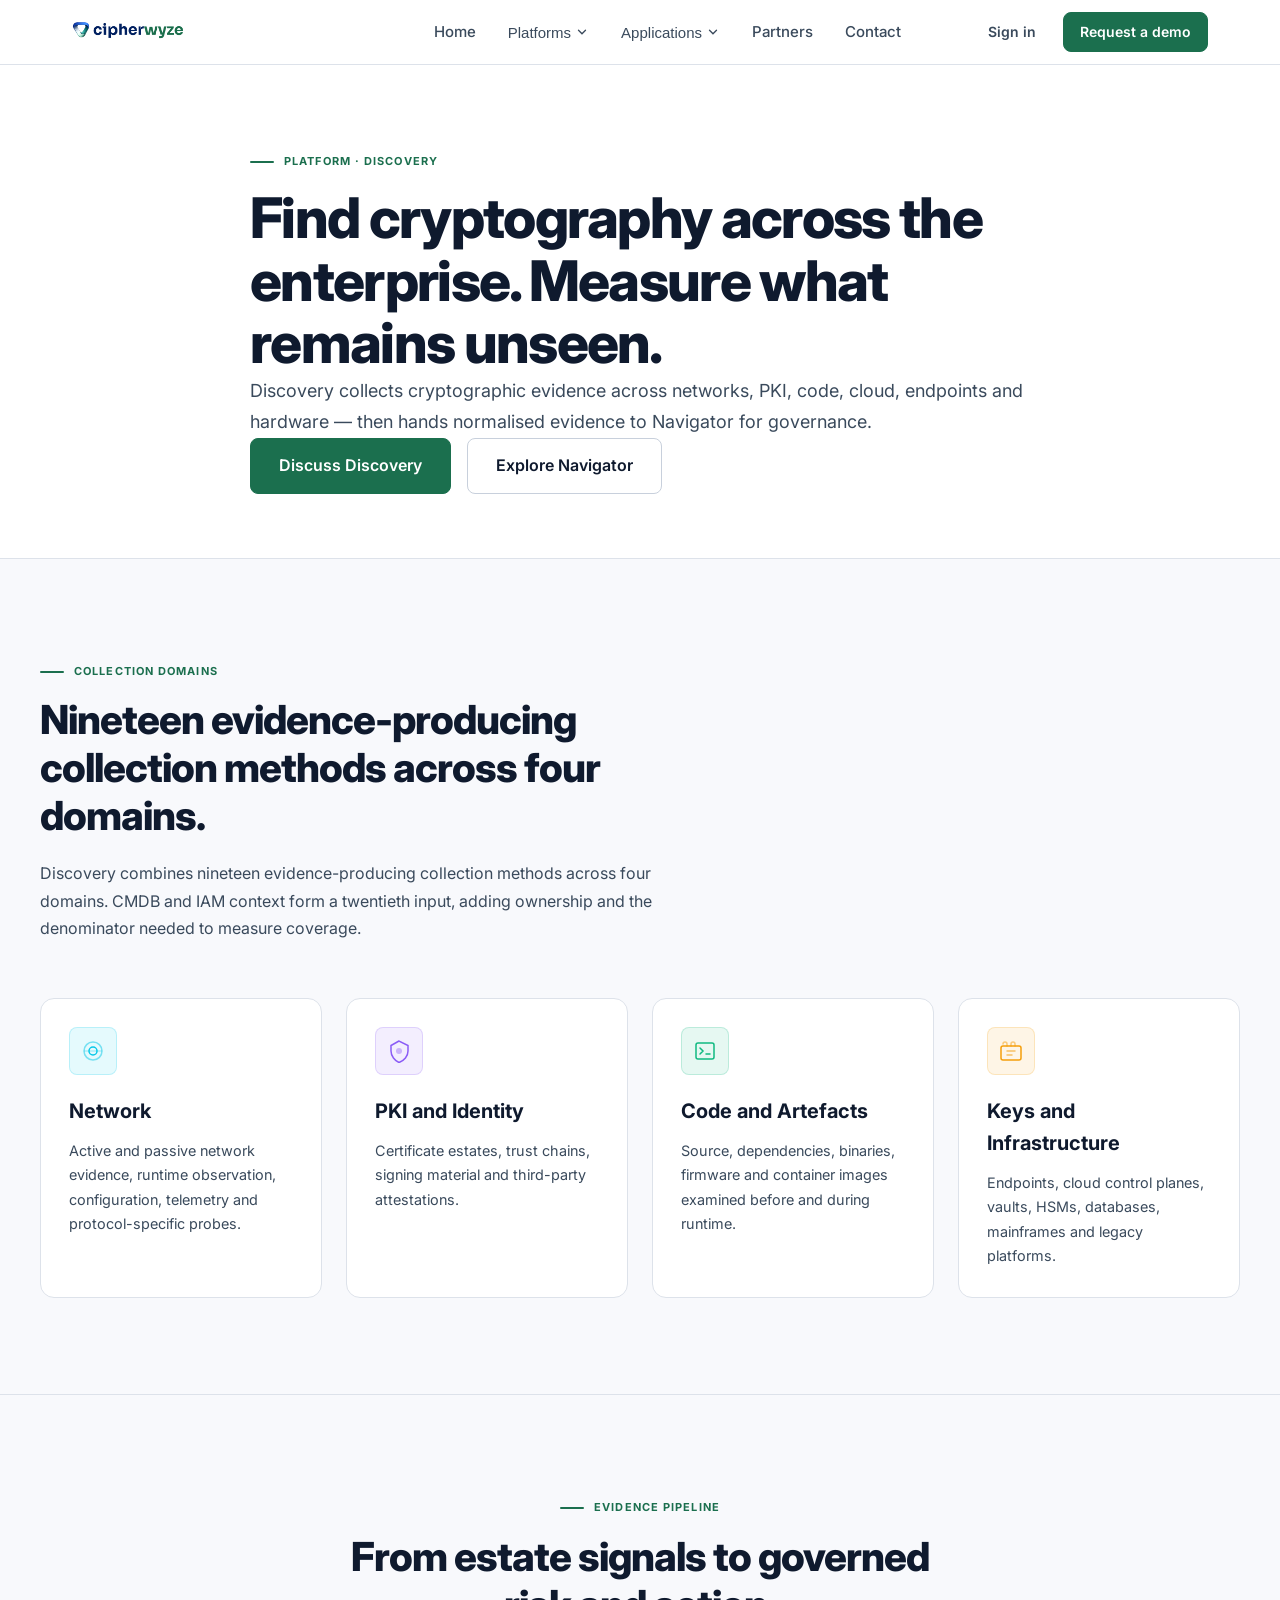
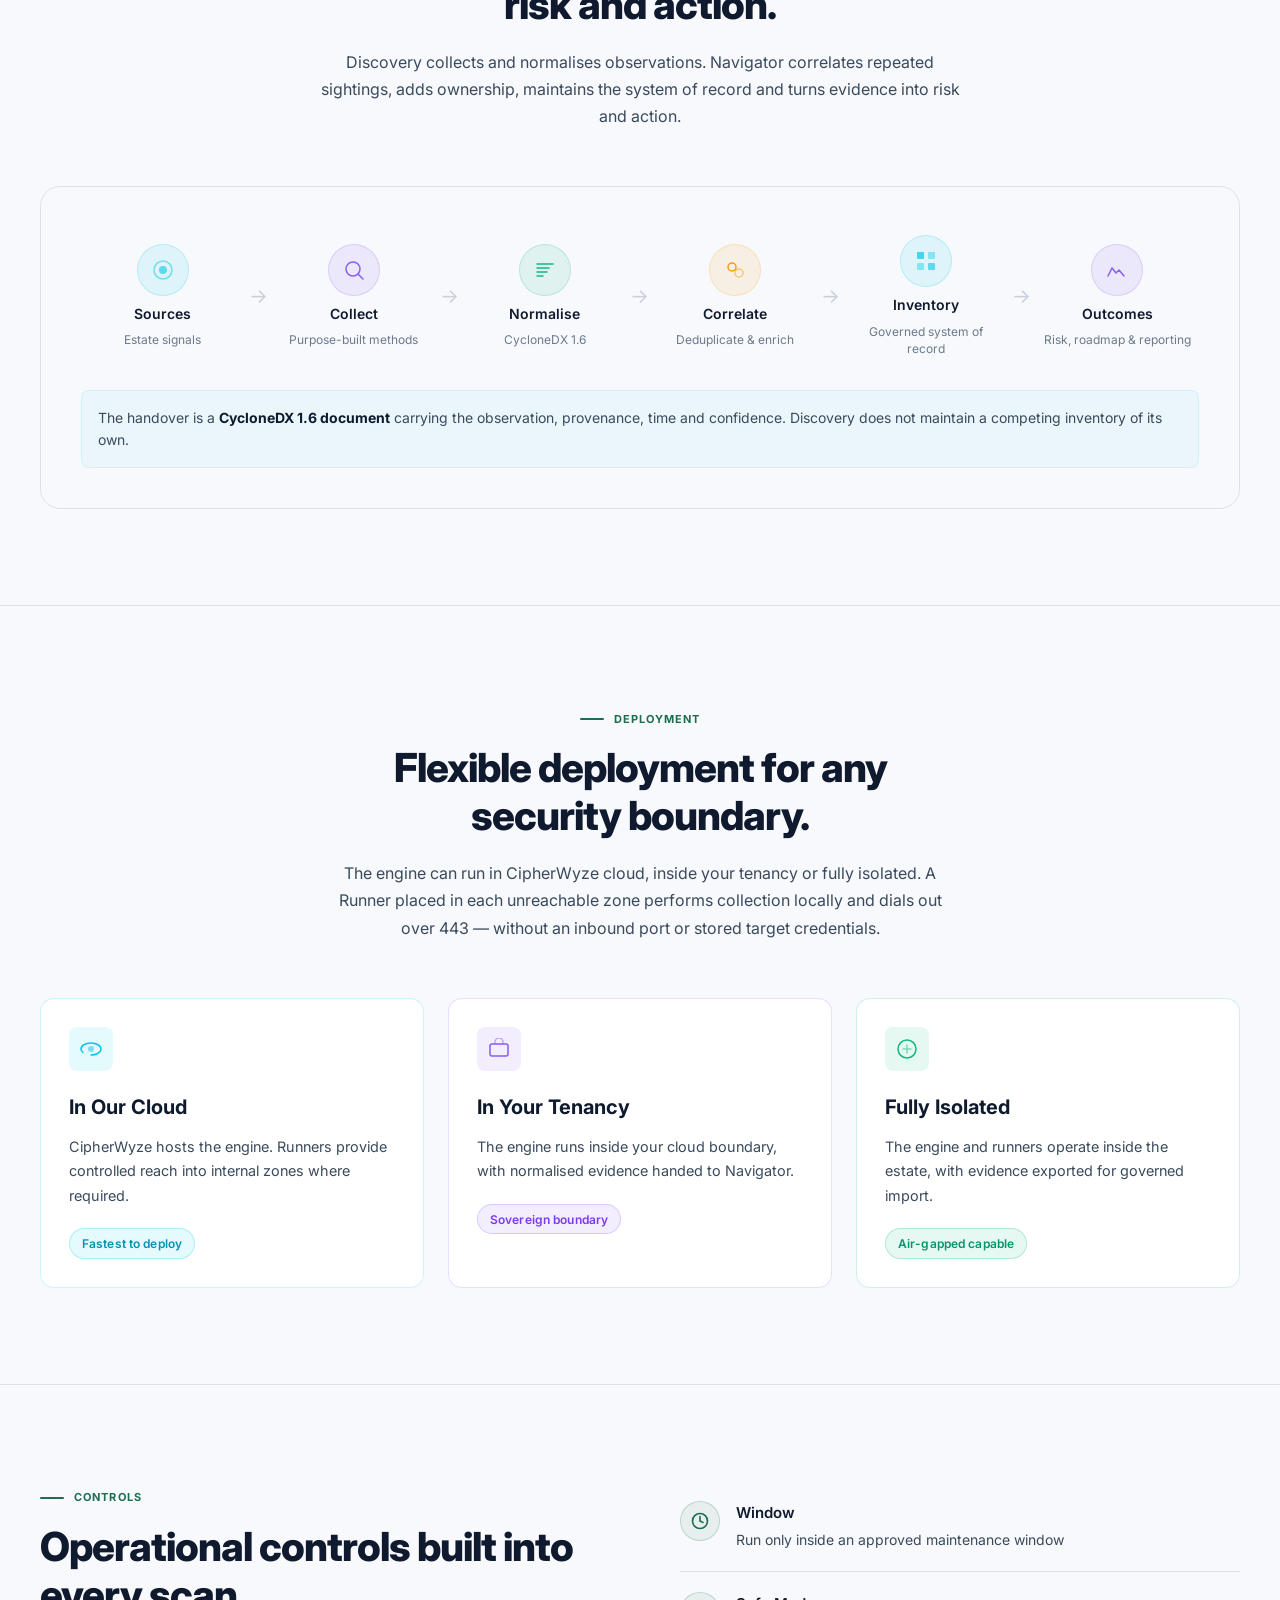
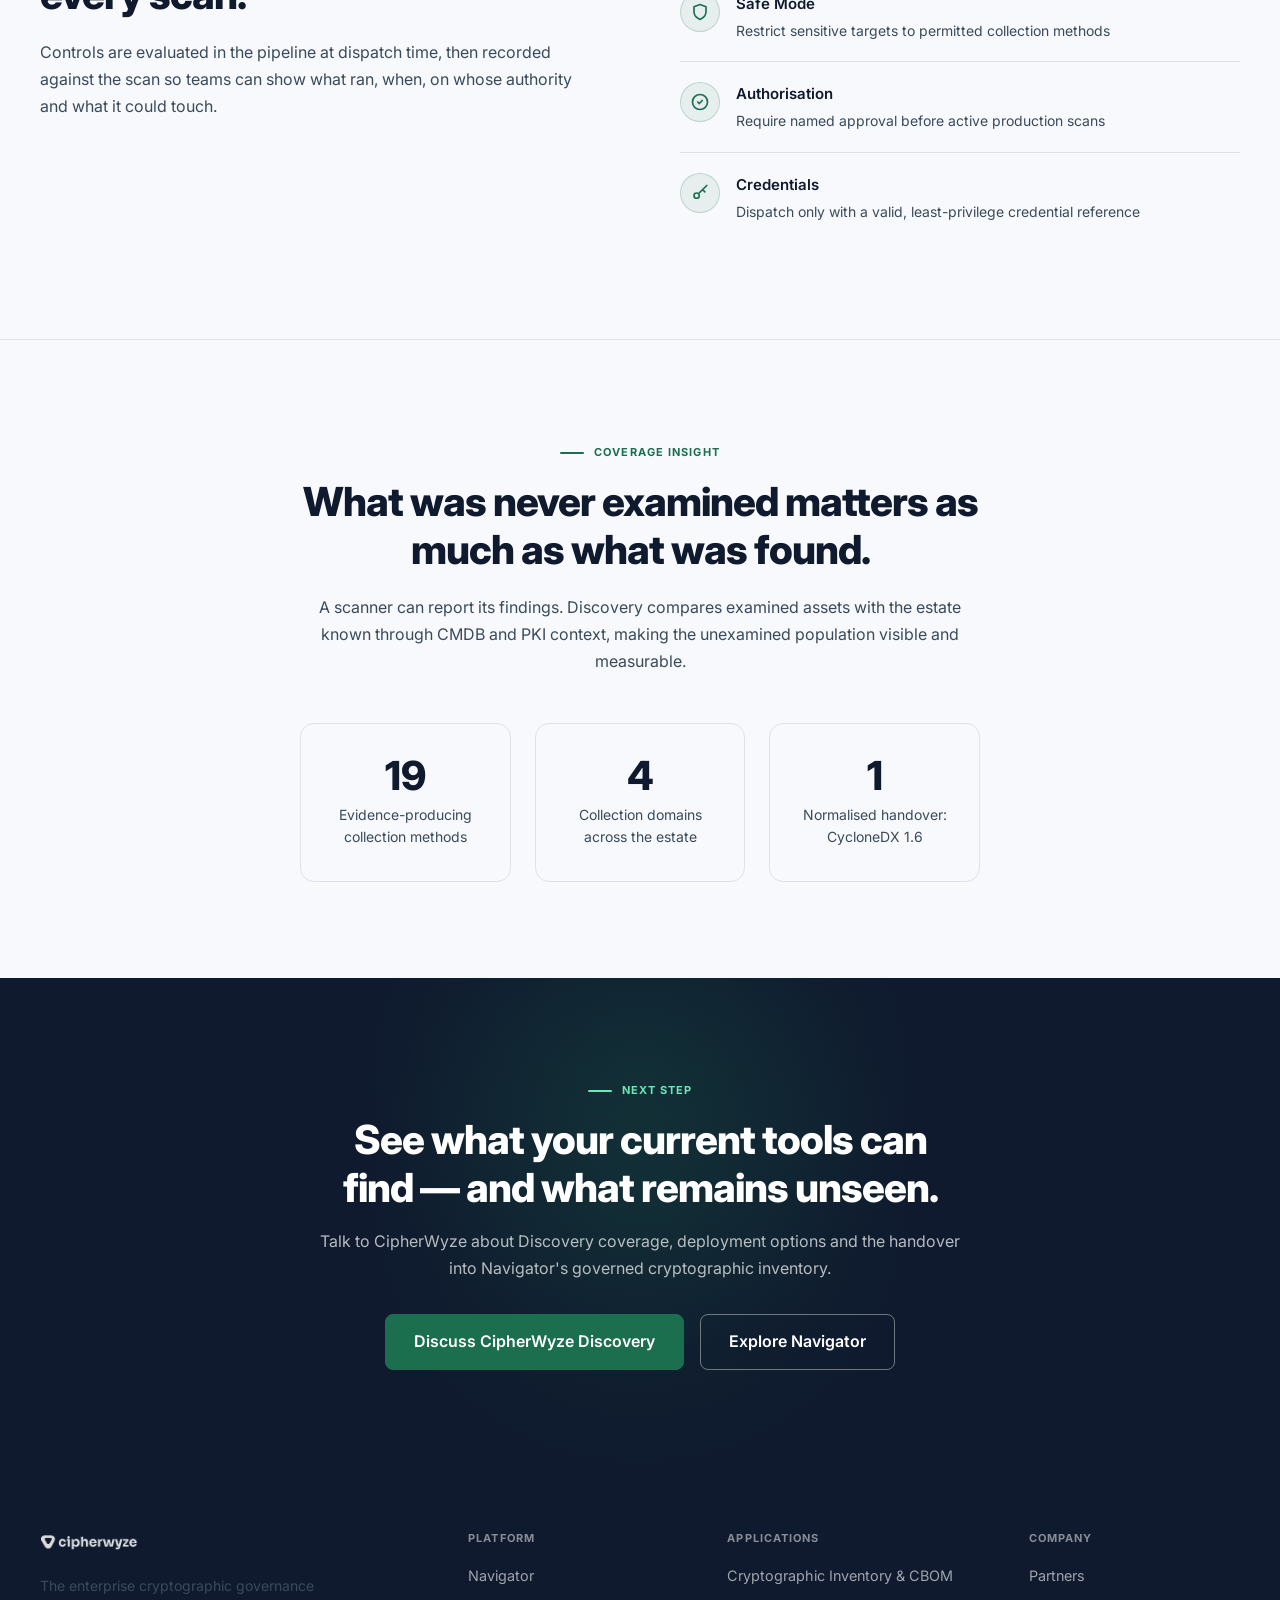
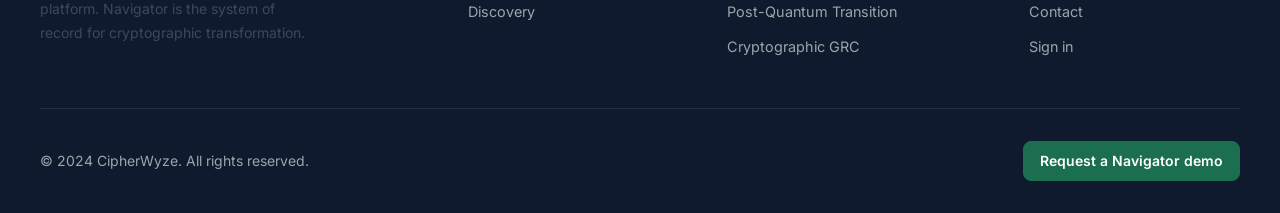
<file: discovery.html>
<!DOCTYPE html>
<html lang="en">
<head>
  <meta charset="UTF-8">
  <meta name="viewport" content="width=device-width, initial-scale=1.0">
  <title>Discovery | CipherWyze Cryptographic Discovery Engine</title>
  <meta name="description" content="Find cryptography across the enterprise, measure what has not been examined, and deliver normalised evidence into Navigator.">
  <link rel="preconnect" href="https://fonts.googleapis.com">
  <link rel="stylesheet" href="styles.css">
</head>
<body>
<div class="page-wrapper"><div class="page-content">

<nav class="nav">
  <div class="nav-inner">
    <a href="index.html" class="nav-logo"><img src="assets/cipherwyze-logo.png" alt="CipherWyze" height="32"></a>
    <div class="nav-links">
      <a href="index.html" class="nav-link">Home</a>
      <div class="nav-item"><button class="nav-link">Platforms <svg class="chevron" viewBox="0 0 16 16" fill="none"><path d="M4 6l4 4 4-4" stroke="currentColor" stroke-width="1.5" stroke-linecap="round"/></svg></button><div class="nav-dropdown"><div class="dd-label">Platforms</div><a href="navigator.html" class="dd-link"><div><div class="dd-link-text">Navigator</div><div class="dd-link-sub">Cryptographic governance platform</div></div></a><a href="discovery.html" class="dd-link"><div><div class="dd-link-text">Discovery</div><div class="dd-link-sub">Cryptographic evidence engine</div></div></a></div></div>
      <div class="nav-item"><button class="nav-link">Applications <svg class="chevron" viewBox="0 0 16 16" fill="none"><path d="M4 6l4 4 4-4" stroke="currentColor" stroke-width="1.5" stroke-linecap="round"/></svg></button><div class="nav-dropdown" style="min-width:280px"><div class="dd-label">Applications</div><a href="cryptographic-inventory.html" class="dd-link"><div><div class="dd-link-text">Cryptographic Inventory &amp; CBOM</div></div></a><a href="post-quantum.html" class="dd-link"><div><div class="dd-link-text">Post-Quantum Transition</div></div></a><a href="grc.html" class="dd-link"><div><div class="dd-link-text">Cryptographic GRC</div></div></a></div></div>
      <a href="partners.html" class="nav-link">Partners</a>
      <a href="contact.html" class="nav-link">Contact</a>
    </div>
    <div class="nav-actions"><a href="https://navigator.cipherwyze.com" class="btn btn-ghost btn-sm">Sign in</a><a href="contact.html" class="btn btn-primary btn-sm">Request a demo</a></div>
    <button class="nav-burger" id="nav-burger"><span></span><span></span><span></span></button>
  </div>
  <div class="nav-mobile" id="nav-mobile">
    <a href="index.html" class="nm-link">Home</a>
    <div class="nm-section-title">Platforms</div><a href="navigator.html" class="nm-link nm-sub">Navigator</a><a href="discovery.html" class="nm-link nm-sub">Discovery</a>
    <div class="nm-section-title">Applications</div><a href="cryptographic-inventory.html" class="nm-link nm-sub">Cryptographic Inventory &amp; CBOM</a><a href="post-quantum.html" class="nm-link nm-sub">Post-Quantum Transition</a><a href="grc.html" class="nm-link nm-sub">Cryptographic GRC</a>
    <a href="partners.html" class="nm-link">Partners</a><a href="contact.html" class="nm-link">Contact</a>
    <div class="nm-actions"><a href="https://navigator.cipherwyze.com" class="btn btn-outline">Sign in</a><a href="contact.html" class="btn btn-primary">Request a demo</a></div>
  </div>
</nav>

<!-- PAGE HERO -->
<div class="page-hero">
  <div class="page-hero-inner">
    <div class="s-label"><span class="s-label-line"></span>Platform · Discovery</div>
    <h1>Find cryptography across the enterprise. Measure what remains unseen.</h1>
    <p class="lead">Discovery collects cryptographic evidence across networks, PKI, code, cloud, endpoints and hardware — then hands normalised evidence to Navigator for governance.</p>
    <div style="display:flex;gap:1rem;flex-wrap:wrap">
      <a href="contact.html" class="btn btn-primary btn-lg">Discuss Discovery</a>
      <a href="navigator.html" class="btn btn-outline btn-lg">Explore Navigator</a>
    </div>
  </div>
</div>

<!-- COLLECTION DOMAINS -->
<section class="section">
  <div style="max-width:var(--max-w);margin:0 auto">
    <div class="aos" style="max-width:680px;margin-bottom:3.5rem">
      <div class="s-label"><span class="s-label-line"></span>Collection Domains</div>
      <h2>Nineteen evidence-producing collection methods across four domains.</h2>
      <p style="margin-top:1.25rem">Discovery combines nineteen evidence-producing collection methods across four domains. CMDB and IAM context form a twentieth input, adding ownership and the denominator needed to measure coverage.</p>
    </div>
    <div class="grid g4 aos aos-delay-1">
      <div class="card">
        <div style="width:48px;height:48px;border-radius:var(--radius);background:rgba(6,200,232,0.1);border:1px solid rgba(6,200,232,0.2);display:flex;align-items:center;justify-content:center;margin-bottom:1.25rem">
          <svg width="24" height="24" viewBox="0 0 24 24" fill="none"><circle cx="12" cy="12" r="9" stroke="#06C8E8" stroke-width="1.5" opacity="0.5"/><circle cx="12" cy="12" r="4" stroke="#06C8E8" stroke-width="1.5"/><line x1="3" y1="12" x2="21" y2="12" stroke="#06C8E8" stroke-width="1" opacity="0.4"/></svg>
        </div>
        <h4>Network</h4>
        <p style="margin-top:0.75rem;font-size:0.9rem">Active and passive network evidence, runtime observation, configuration, telemetry and protocol-specific probes.</p>
      </div>
      <div class="card">
        <div style="width:48px;height:48px;border-radius:var(--radius);background:rgba(139,92,246,0.1);border:1px solid rgba(139,92,246,0.2);display:flex;align-items:center;justify-content:center;margin-bottom:1.25rem">
          <svg width="24" height="24" viewBox="0 0 24 24" fill="none"><path d="M12 2L4 6.5V12c0 5.25 3.8 9.75 8 11.5C17.2 21.75 21 17.25 21 12V6.5L12 2Z" stroke="#8B5CF6" stroke-width="1.5"/><circle cx="12" cy="12" r="3" fill="#8B5CF6" opacity="0.4"/></svg>
        </div>
        <h4>PKI and Identity</h4>
        <p style="margin-top:0.75rem;font-size:0.9rem">Certificate estates, trust chains, signing material and third-party attestations.</p>
      </div>
      <div class="card">
        <div style="width:48px;height:48px;border-radius:var(--radius);background:rgba(16,185,129,0.1);border:1px solid rgba(16,185,129,0.2);display:flex;align-items:center;justify-content:center;margin-bottom:1.25rem">
          <svg width="24" height="24" viewBox="0 0 24 24" fill="none"><rect x="3" y="4" width="18" height="16" rx="2" stroke="#10B981" stroke-width="1.5"/><path d="M7 9l3 3-3 3M13 15h4" stroke="#10B981" stroke-width="1.5" stroke-linecap="round"/></svg>
        </div>
        <h4>Code and Artefacts</h4>
        <p style="margin-top:0.75rem;font-size:0.9rem">Source, dependencies, binaries, firmware and container images examined before and during runtime.</p>
      </div>
      <div class="card">
        <div style="width:48px;height:48px;border-radius:var(--radius);background:rgba(245,158,11,0.1);border:1px solid rgba(245,158,11,0.2);display:flex;align-items:center;justify-content:center;margin-bottom:1.25rem">
          <svg width="24" height="24" viewBox="0 0 24 24" fill="none"><rect x="2" y="7" width="20" height="14" rx="2" stroke="#F59E0B" stroke-width="1.5"/><path d="M16 7V5a2 2 0 00-4 0v2M8 7V5a2 2 0 00-4 0" stroke="#F59E0B" stroke-width="1.5" stroke-linecap="round" opacity="0.5"/><path d="M8 12h8M8 16h5" stroke="#F59E0B" stroke-width="1.5" stroke-linecap="round" opacity="0.6"/></svg>
        </div>
        <h4>Keys and Infrastructure</h4>
        <p style="margin-top:0.75rem;font-size:0.9rem">Endpoints, cloud control planes, vaults, HSMs, databases, mainframes and legacy platforms.</p>
      </div>
    </div>
  </div>
</section>

<!-- PIPELINE FLOW -->
<section class="section" style="background:var(--bg-surface);border-top:1px solid var(--border);border-bottom:1px solid var(--border)">
  <div style="max-width:var(--max-w);margin:0 auto">
    <div class="aos" style="text-align:center;max-width:640px;margin:0 auto 3.5rem">
      <div class="s-label" style="justify-content:center"><span class="s-label-line"></span>Evidence Pipeline</div>
      <h2>From estate signals to governed risk and action.</h2>
      <p style="margin-top:1.25rem">Discovery collects and normalises observations. Navigator correlates repeated sightings, adds ownership, maintains the system of record and turns evidence into risk and action.</p>
    </div>
    <div class="aos aos-delay-1">
      <div style="background:var(--bg-card);border:1px solid var(--border);border-radius:var(--radius-xl);padding:2.5rem">
        <div class="flow">
          <div class="flow-step">
            <div class="flow-icon" style="background:rgba(6,200,232,0.1);border:1px solid rgba(6,200,232,0.2)">
              <svg width="24" height="24" viewBox="0 0 24 24" fill="none"><circle cx="12" cy="12" r="9" stroke="#06C8E8" stroke-width="1.5" opacity="0.5"/><circle cx="12" cy="12" r="4" fill="#06C8E8" opacity="0.6"/></svg>
            </div>
            <div class="flow-label">Sources</div>
            <div class="flow-sub">Estate signals</div>
          </div>
          <div class="flow-arrow">→</div>
          <div class="flow-step">
            <div class="flow-icon" style="background:rgba(139,92,246,0.1);border:1px solid rgba(139,92,246,0.2)">
              <svg width="24" height="24" viewBox="0 0 24 24" fill="none"><circle cx="11" cy="11" r="7" stroke="#8B5CF6" stroke-width="1.5"/><line x1="16" y1="16" x2="21" y2="21" stroke="#8B5CF6" stroke-width="1.5" stroke-linecap="round"/></svg>
            </div>
            <div class="flow-label">Collect</div>
            <div class="flow-sub">Purpose-built methods</div>
          </div>
          <div class="flow-arrow">→</div>
          <div class="flow-step">
            <div class="flow-icon" style="background:rgba(16,185,129,0.1);border:1px solid rgba(16,185,129,0.2)">
              <svg width="24" height="24" viewBox="0 0 24 24" fill="none"><path d="M4 6h16M4 10h12M4 14h10M4 18h6" stroke="#10B981" stroke-width="1.5" stroke-linecap="round"/></svg>
            </div>
            <div class="flow-label">Normalise</div>
            <div class="flow-sub">CycloneDX 1.6</div>
          </div>
          <div class="flow-arrow">→</div>
          <div class="flow-step">
            <div class="flow-icon" style="background:rgba(245,158,11,0.1);border:1px solid rgba(245,158,11,0.2)">
              <svg width="24" height="24" viewBox="0 0 24 24" fill="none"><circle cx="9" cy="9" r="4" stroke="#F59E0B" stroke-width="1.5"/><circle cx="16" cy="15" r="4" stroke="#F59E0B" stroke-width="1.5" opacity="0.5"/><line x1="12" y1="11" x2="13" y2="12" stroke="#F59E0B" stroke-width="1.5"/></svg>
            </div>
            <div class="flow-label">Correlate</div>
            <div class="flow-sub">Deduplicate &amp; enrich</div>
          </div>
          <div class="flow-arrow">→</div>
          <div class="flow-step">
            <div class="flow-icon" style="background:rgba(6,200,232,0.1);border:1px solid rgba(6,200,232,0.2)">
              <svg width="24" height="24" viewBox="0 0 24 24" fill="none"><rect x="3" y="3" width="7" height="7" rx="1" fill="#06C8E8" opacity="0.7"/><rect x="14" y="3" width="7" height="7" rx="1" fill="#06C8E8" opacity="0.4"/><rect x="3" y="14" width="7" height="7" rx="1" fill="#06C8E8" opacity="0.4"/><rect x="14" y="14" width="7" height="7" rx="1" fill="#06C8E8" opacity="0.6"/></svg>
            </div>
            <div class="flow-label">Inventory</div>
            <div class="flow-sub">Governed system of record</div>
          </div>
          <div class="flow-arrow">→</div>
          <div class="flow-step">
            <div class="flow-icon" style="background:rgba(139,92,246,0.1);border:1px solid rgba(139,92,246,0.2)">
              <svg width="24" height="24" viewBox="0 0 24 24" fill="none"><path d="M3 18l4-8 4 5 3-3 5 6" stroke="#8B5CF6" stroke-width="1.5" stroke-linecap="round" stroke-linejoin="round"/></svg>
            </div>
            <div class="flow-label">Outcomes</div>
            <div class="flow-sub">Risk, roadmap &amp; reporting</div>
          </div>
        </div>
        <div style="background:rgba(6,200,232,0.05);border:1px solid rgba(6,200,232,0.12);border-radius:var(--radius);padding:1rem;margin-top:1.5rem;font-size:0.875rem;color:var(--text-2)">
          The handover is a <strong style="color:var(--text)">CycloneDX 1.6 document</strong> carrying the observation, provenance, time and confidence. Discovery does not maintain a competing inventory of its own.
        </div>
      </div>
    </div>
  </div>
</section>

<!-- DEPLOYMENT MODES -->
<section class="section">
  <div style="max-width:var(--max-w);margin:0 auto">
    <div class="aos" style="text-align:center;max-width:640px;margin:0 auto 3.5rem">
      <div class="s-label" style="justify-content:center"><span class="s-label-line"></span>Deployment</div>
      <h2>Flexible deployment for any security boundary.</h2>
      <p style="margin-top:1.25rem">The engine can run in CipherWyze cloud, inside your tenancy or fully isolated. A Runner placed in each unreachable zone performs collection locally and dials out over 443 — without an inbound port or stored target credentials.</p>
    </div>
    <div class="grid g3 aos aos-delay-1">
      <div class="card" style="border-color:rgba(6,200,232,0.2)">
        <div style="width:44px;height:44px;border-radius:var(--radius);background:rgba(6,200,232,0.1);display:flex;align-items:center;justify-content:center;margin-bottom:1.25rem">
          <svg width="22" height="22" viewBox="0 0 22 22" fill="none"><path d="M3 14.5C1.9 13.6 1 12.3 1 11c0-3.3 4.5-6 10-6s10 2.7 10 6-4.5 6-10 6" stroke="#06C8E8" stroke-width="1.5" stroke-linecap="round"/><circle cx="11" cy="11" r="3" fill="#06C8E8" opacity="0.5"/></svg>
        </div>
        <h4>In Our Cloud</h4>
        <p style="margin-top:0.75rem;font-size:0.9rem">CipherWyze hosts the engine. Runners provide controlled reach into internal zones where required.</p>
        <div class="badge badge-cyan" style="margin-top:1.25rem">Fastest to deploy</div>
      </div>
      <div class="card" style="border-color:rgba(139,92,246,0.2)">
        <div style="width:44px;height:44px;border-radius:var(--radius);background:rgba(139,92,246,0.1);display:flex;align-items:center;justify-content:center;margin-bottom:1.25rem">
          <svg width="22" height="22" viewBox="0 0 22 22" fill="none"><rect x="2" y="6" width="18" height="12" rx="2" stroke="#8B5CF6" stroke-width="1.5"/><path d="M7 6V4a4 4 0 018 0v2" stroke="#8B5CF6" stroke-width="1.5" opacity="0.5"/></svg>
        </div>
        <h4>In Your Tenancy</h4>
        <p style="margin-top:0.75rem;font-size:0.9rem">The engine runs inside your cloud boundary, with normalised evidence handed to Navigator.</p>
        <div class="badge badge-purple" style="margin-top:1.25rem">Sovereign boundary</div>
      </div>
      <div class="card" style="border-color:rgba(16,185,129,0.2)">
        <div style="width:44px;height:44px;border-radius:var(--radius);background:rgba(16,185,129,0.1);display:flex;align-items:center;justify-content:center;margin-bottom:1.25rem">
          <svg width="22" height="22" viewBox="0 0 22 22" fill="none"><circle cx="11" cy="11" r="9" stroke="#10B981" stroke-width="1.5"/><path d="M11 7v8M7 11h8" stroke="#10B981" stroke-width="1.5" stroke-linecap="round" opacity="0.5"/></svg>
        </div>
        <h4>Fully Isolated</h4>
        <p style="margin-top:0.75rem;font-size:0.9rem">The engine and runners operate inside the estate, with evidence exported for governed import.</p>
        <div class="badge badge-emerald" style="margin-top:1.25rem">Air-gapped capable</div>
      </div>
    </div>
  </div>
</section>

<!-- OPERATIONAL CONTROLS -->
<section class="section" style="background:var(--bg-surface);border-top:1px solid var(--border);border-bottom:1px solid var(--border)">
  <div style="max-width:var(--max-w);margin:0 auto">
    <div style="display:grid;grid-template-columns:1fr 1fr;gap:5rem;align-items:start">
      <div class="aos">
        <div class="s-label"><span class="s-label-line"></span>Controls</div>
        <h2>Operational controls built into every scan.</h2>
        <p style="margin-top:1.25rem">Controls are evaluated in the pipeline at dispatch time, then recorded against the scan so teams can show what ran, when, on whose authority and what it could touch.</p>
      </div>
      <div class="aos aos-delay-2">
        <div class="steps">
          <div class="step"><div class="step-circle"><svg width="18" height="18" viewBox="0 0 24 24" fill="none" stroke="currentColor" stroke-width="2.2" stroke-linecap="round"><circle cx="12" cy="12" r="10"/><path d="M12 6v6l4 2"/></svg></div><div class="step-body"><h5>Window</h5><p>Run only inside an approved maintenance window</p></div></div>
          <div class="step"><div class="step-circle"><svg width="18" height="18" viewBox="0 0 24 24" fill="none" stroke="currentColor" stroke-width="2.2" stroke-linecap="round" stroke-linejoin="round"><path d="M12 22s8-4 8-10V5l-8-3-8 3v7c0 6 8 10 8 10z"/></svg></div><div class="step-body"><h5>Safe Mode</h5><p>Restrict sensitive targets to permitted collection methods</p></div></div>
          <div class="step"><div class="step-circle"><svg width="18" height="18" viewBox="0 0 24 24" fill="none" stroke="currentColor" stroke-width="2.2" stroke-linecap="round"><circle cx="12" cy="12" r="10"/><path d="m9 12 2 2 4-4"/></svg></div><div class="step-body"><h5>Authorisation</h5><p>Require named approval before active production scans</p></div></div>
          <div class="step"><div class="step-circle"><svg width="18" height="18" viewBox="0 0 24 24" fill="none" stroke="currentColor" stroke-width="2.2" stroke-linecap="round" stroke-linejoin="round"><circle cx="7.5" cy="15.5" r="3.5"/><path d="M21 2l-9.6 9.6M15.5 7.5l3 3"/></svg></div><div class="step-body"><h5>Credentials</h5><p>Dispatch only with a valid, least-privilege credential reference</p></div></div>
        </div>
      </div>
    </div>
  </div>
</section>

<!-- COVERAGE MEASUREMENT -->
<section class="section">
  <div style="max-width:var(--max-w);margin:0 auto;text-align:center">
    <div class="aos" style="max-width:680px;margin:0 auto">
      <div class="s-label" style="justify-content:center"><span class="s-label-line"></span>Coverage Insight</div>
      <h2>What was never examined matters as much as what was found.</h2>
      <p style="margin-top:1.25rem">A scanner can report its findings. Discovery compares examined assets with the estate known through CMDB and PKI context, making the unexamined population visible and measurable.</p>
      <div style="margin-top:3rem;display:flex;gap:1.5rem;flex-wrap:wrap;justify-content:center">
        <div style="flex:1;min-width:180px;background:var(--bg-card);border:1px solid var(--border);border-radius:var(--radius-lg);padding:2rem;text-align:center">
          <div style="font-size:2.5rem;font-weight:800;color:var(--cyan);line-height:1">19</div>
          <div style="font-size:0.875rem;color:var(--text-2);margin-top:0.5rem">Evidence-producing collection methods</div>
        </div>
        <div style="flex:1;min-width:180px;background:var(--bg-card);border:1px solid var(--border);border-radius:var(--radius-lg);padding:2rem;text-align:center">
          <div style="font-size:2.5rem;font-weight:800;color:var(--purple);line-height:1">4</div>
          <div style="font-size:0.875rem;color:var(--text-2);margin-top:0.5rem">Collection domains across the estate</div>
        </div>
        <div style="flex:1;min-width:180px;background:var(--bg-card);border:1px solid var(--border);border-radius:var(--radius-lg);padding:2rem;text-align:center">
          <div style="font-size:2.5rem;font-weight:800;color:var(--emerald);line-height:1">1</div>
          <div style="font-size:0.875rem;color:var(--text-2);margin-top:0.5rem">Normalised handover: CycloneDX 1.6</div>
        </div>
      </div>
    </div>
  </div>
</section>

<!-- CTA -->
<section class="cta-section">
  <div class="cta-glow"></div>
  <div class="cta-inner aos">
    <div class="s-label" style="justify-content:center"><span class="s-label-line"></span>Next Step</div>
    <h2>See what your current tools can find — and what remains unseen.</h2>
    <p>Talk to CipherWyze about Discovery coverage, deployment options and the handover into Navigator's governed cryptographic inventory.</p>
    <div class="cta-actions">
      <a href="contact.html" class="btn btn-primary btn-lg">Discuss CipherWyze Discovery</a>
      <a href="navigator.html" class="btn btn-outline btn-lg">Explore Navigator</a>
    </div>
  </div>
</section>

<footer class="footer">
  <div class="footer-grid">
    <div class="footer-brand"><a href="index.html" class="footer-logo"><img src="assets/cipherwyze-logo.png" alt="CipherWyze" height="28" style="filter:brightness(0) invert(1);opacity:0.85"></a><p class="footer-brand-desc">The enterprise cryptographic governance platform. Navigator is the system of record for cryptographic transformation.</p></div>
    <div class="footer-col"><h6>Platform</h6><ul><li><a href="navigator.html">Navigator</a></li><li><a href="discovery.html">Discovery</a></li></ul></div>
    <div class="footer-col"><h6>Applications</h6><ul><li><a href="cryptographic-inventory.html">Cryptographic Inventory &amp; CBOM</a></li><li><a href="post-quantum.html">Post-Quantum Transition</a></li><li><a href="grc.html">Cryptographic GRC</a></li></ul></div>
    <div class="footer-col"><h6>Company</h6><ul><li><a href="partners.html">Partners</a></li><li><a href="contact.html">Contact</a></li><li><a href="https://navigator.cipherwyze.com">Sign in</a></li></ul></div>
  </div>
  <div class="footer-bottom"><div>© 2024 CipherWyze. All rights reserved.</div><a href="contact.html" class="btn btn-primary btn-sm">Request a Navigator demo</a></div>
</footer>

</div></div>
<script>
const burger = document.getElementById('nav-burger'); const mobileNav = document.getElementById('nav-mobile');
burger.addEventListener('click', () => { burger.classList.toggle('open'); mobileNav.classList.toggle('open'); });
const observer = new IntersectionObserver((entries) => { entries.forEach(e => { if (e.isIntersecting) { e.target.classList.add('in'); observer.unobserve(e.target); } }); }, { threshold: 0.1, rootMargin: '0px 0px -50px 0px' });
document.querySelectorAll('.aos').forEach(el => observer.observe(el));
</script>
</body></html>
</file>
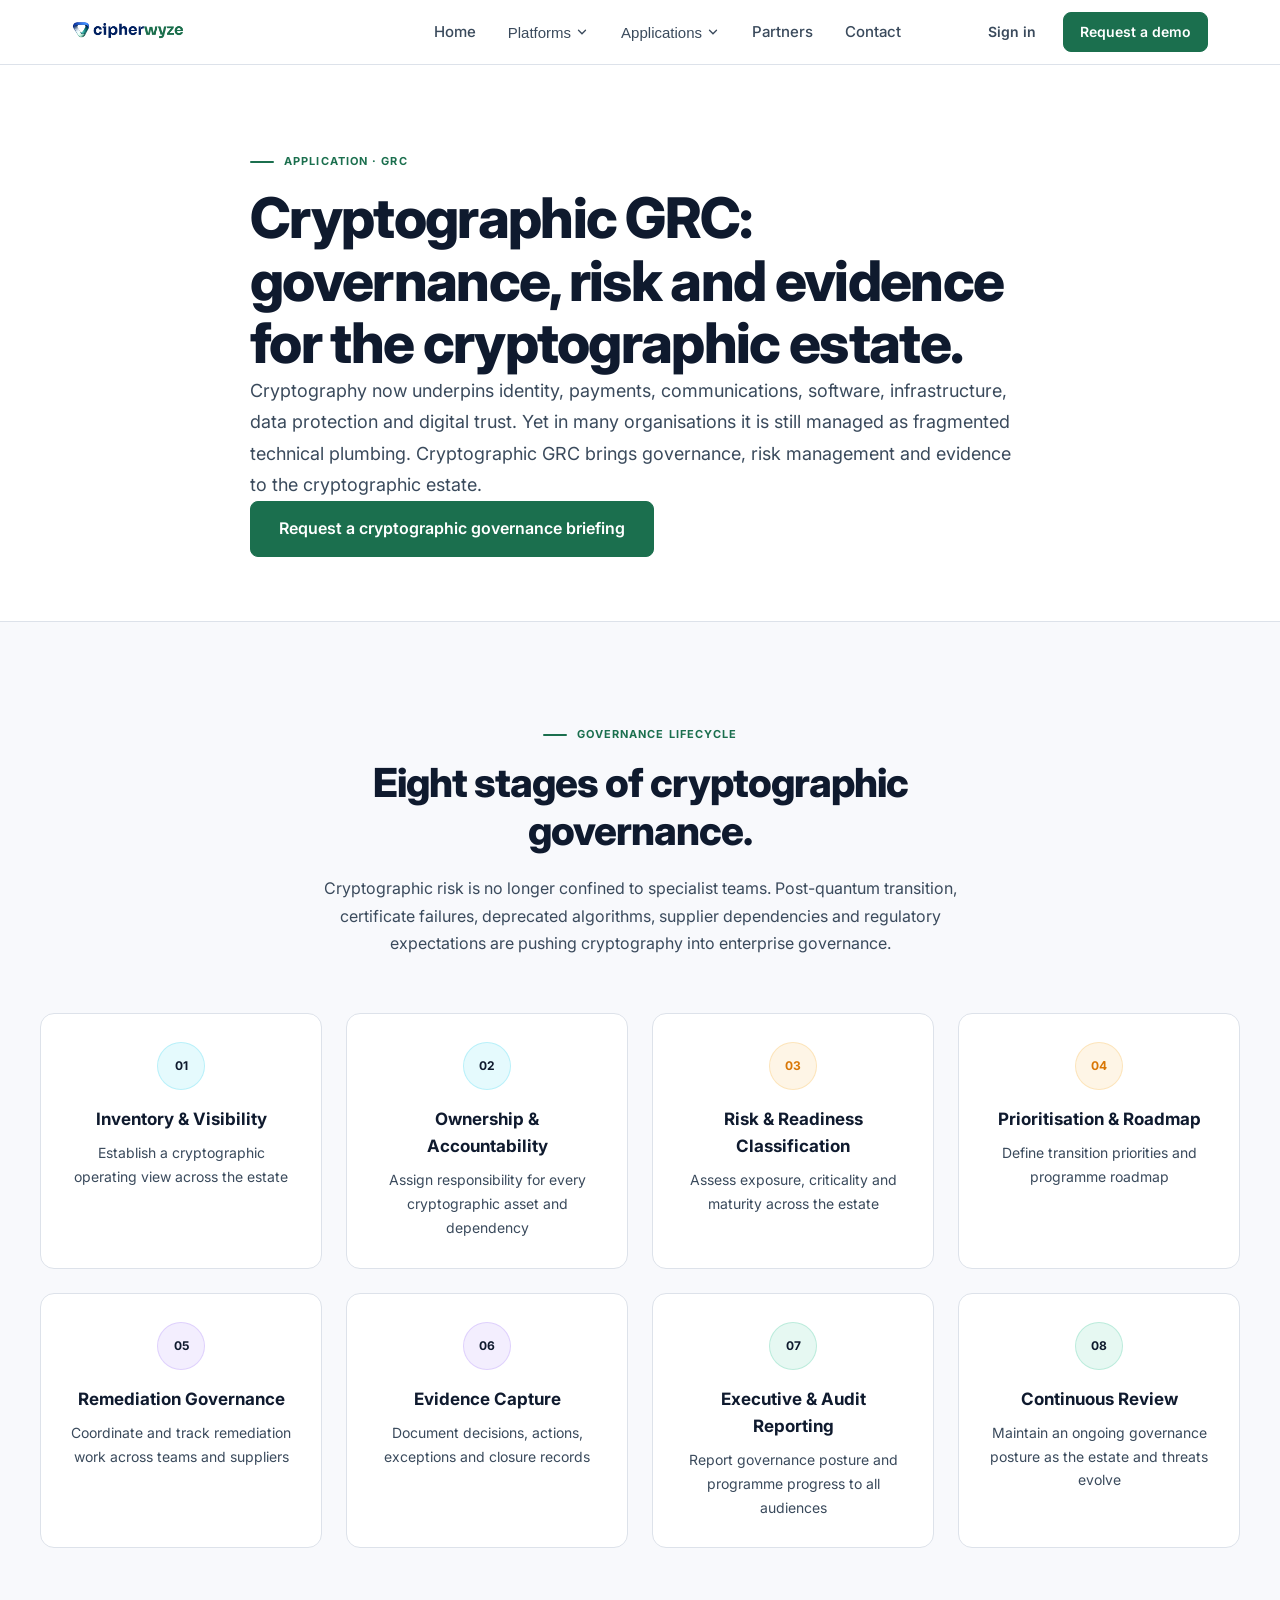
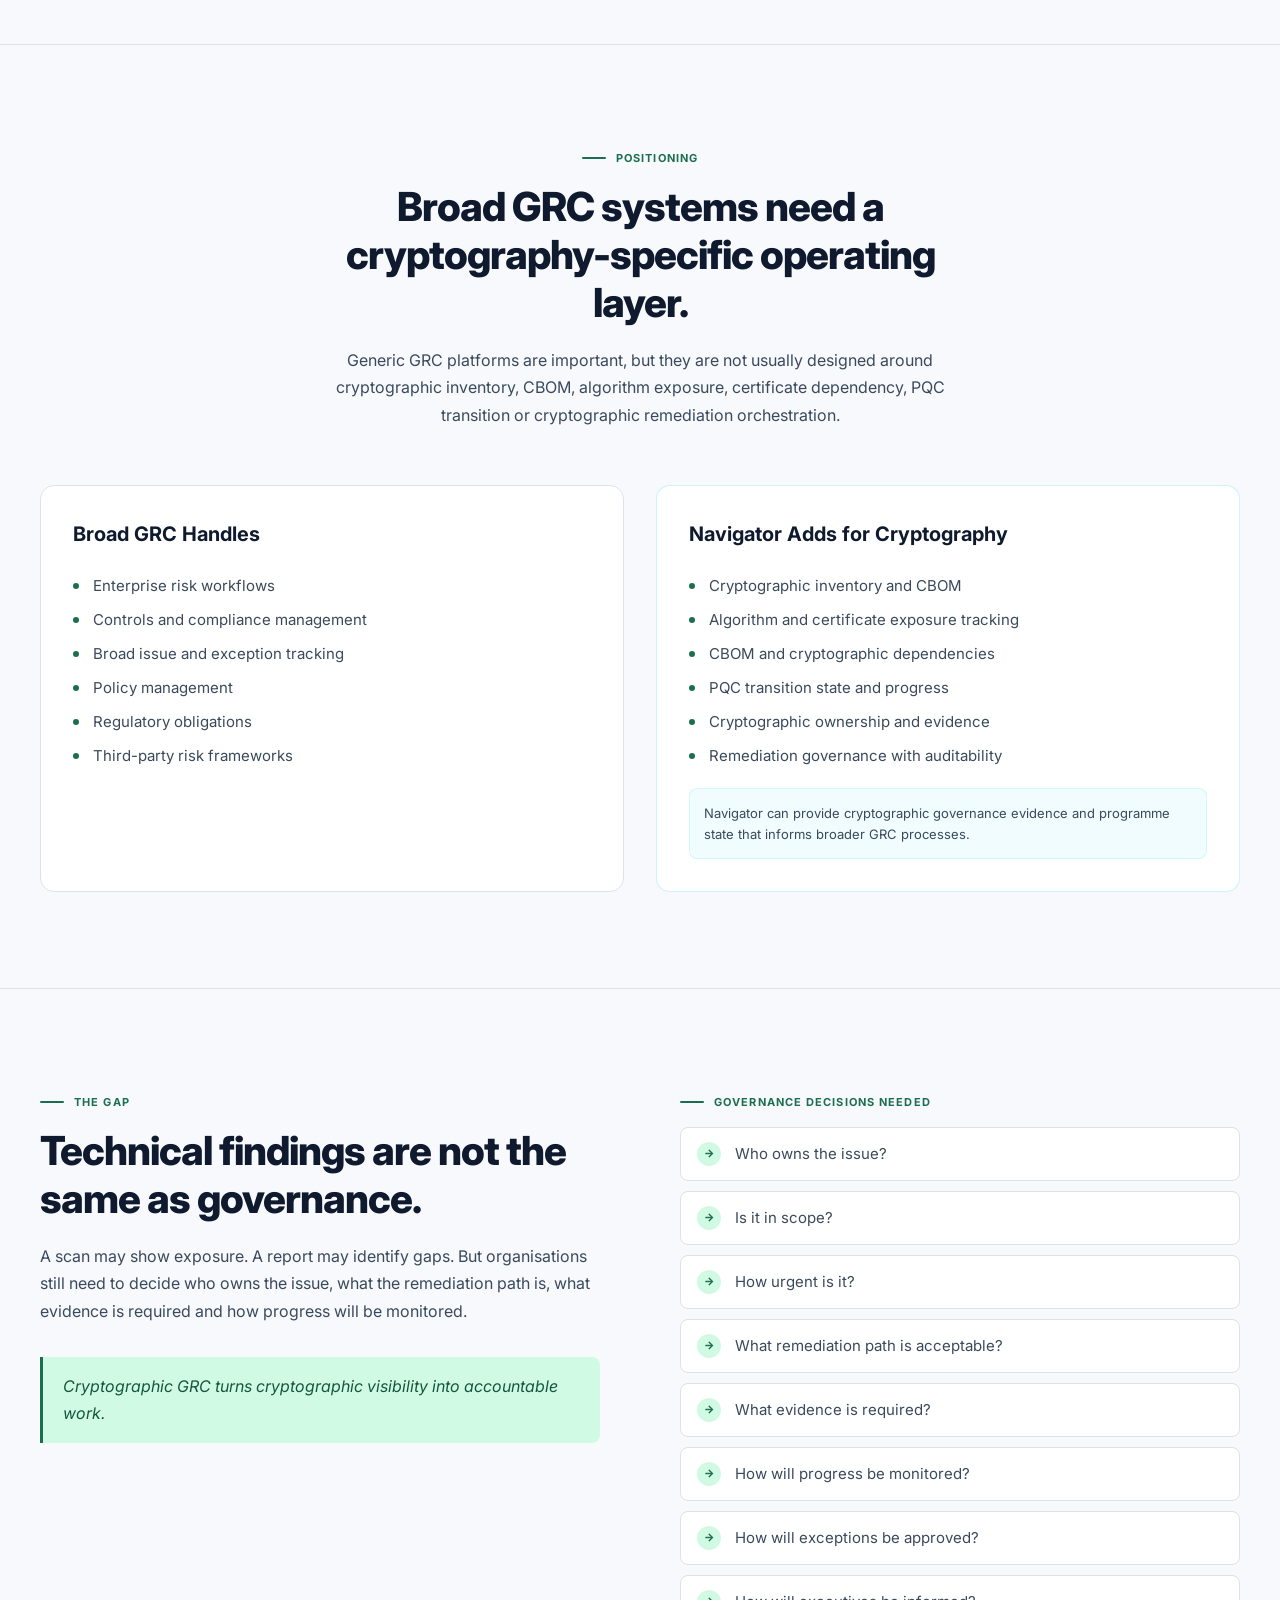
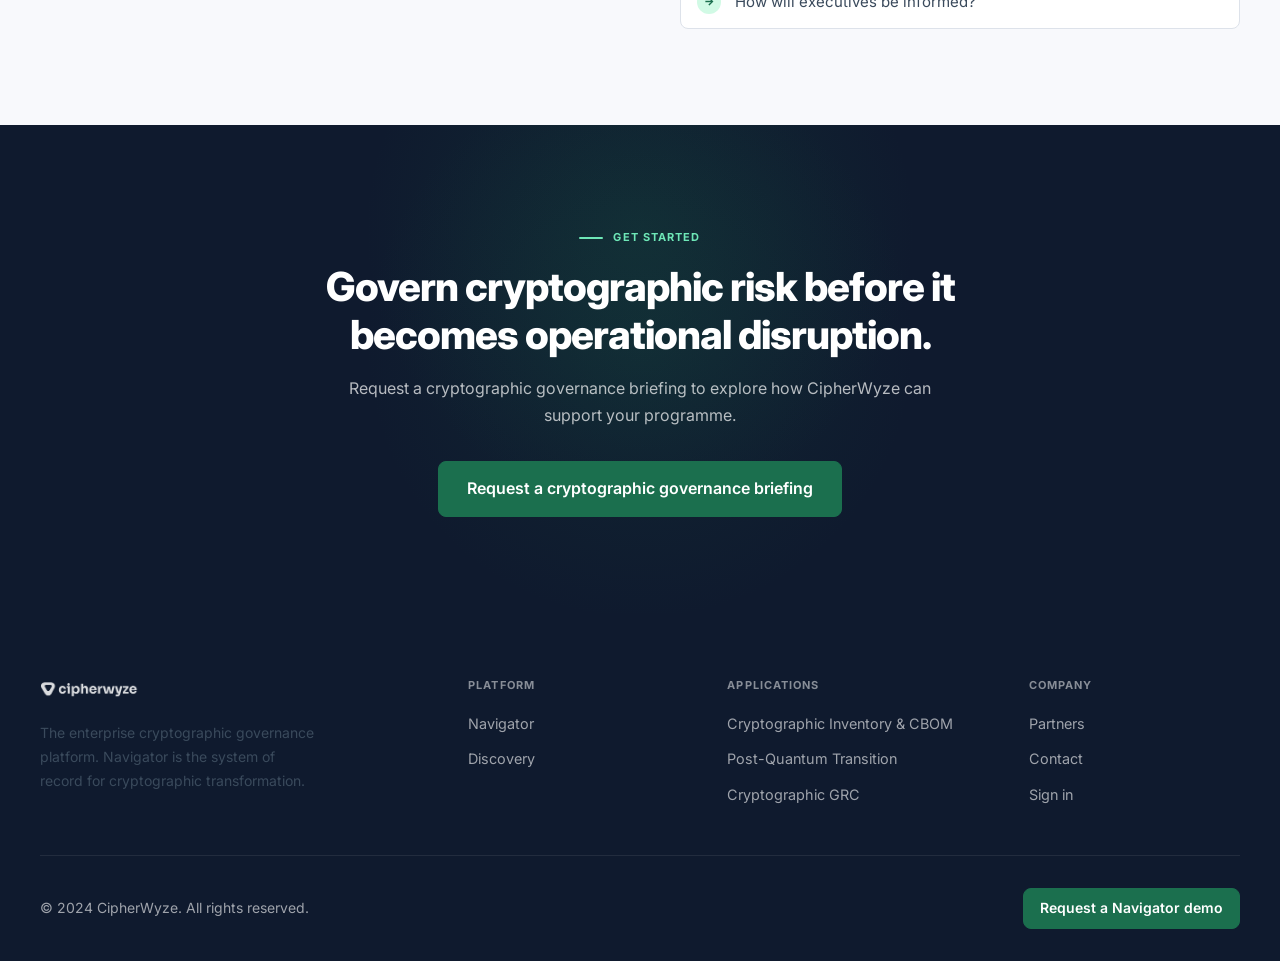
<file: grc.html>
<!DOCTYPE html>
<html lang="en">
<head>
  <meta charset="UTF-8">
  <meta name="viewport" content="width=device-width, initial-scale=1.0">
  <title>Cryptographic GRC | CipherWyze</title>
  <meta name="description" content="A cryptography-specific governance, risk and evidence layer for enterprise transformation.">
  <link rel="preconnect" href="https://fonts.googleapis.com">
  <link rel="stylesheet" href="styles.css">
</head>
<body>
<div class="page-wrapper"><div class="page-content">

<nav class="nav">
  <div class="nav-inner">
    <a href="index.html" class="nav-logo"><img src="assets/cipherwyze-logo.png" alt="CipherWyze" height="32"></a>
    <div class="nav-links">
      <a href="index.html" class="nav-link">Home</a>
      <div class="nav-item"><button class="nav-link">Platforms <svg class="chevron" viewBox="0 0 16 16" fill="none"><path d="M4 6l4 4 4-4" stroke="currentColor" stroke-width="1.5" stroke-linecap="round"/></svg></button><div class="nav-dropdown"><div class="dd-label">Platforms</div><a href="navigator.html" class="dd-link"><div><div class="dd-link-text">Navigator</div><div class="dd-link-sub">Cryptographic governance platform</div></div></a><a href="discovery.html" class="dd-link"><div><div class="dd-link-text">Discovery</div><div class="dd-link-sub">Cryptographic evidence engine</div></div></a></div></div>
      <div class="nav-item"><button class="nav-link">Applications <svg class="chevron" viewBox="0 0 16 16" fill="none"><path d="M4 6l4 4 4-4" stroke="currentColor" stroke-width="1.5" stroke-linecap="round"/></svg></button><div class="nav-dropdown" style="min-width:280px"><div class="dd-label">Applications</div><a href="cryptographic-inventory.html" class="dd-link"><div><div class="dd-link-text">Cryptographic Inventory &amp; CBOM</div></div></a><a href="post-quantum.html" class="dd-link"><div><div class="dd-link-text">Post-Quantum Transition</div></div></a><a href="grc.html" class="dd-link"><div><div class="dd-link-text">Cryptographic GRC</div></div></a></div></div>
      <a href="partners.html" class="nav-link">Partners</a><a href="contact.html" class="nav-link">Contact</a>
    </div>
    <div class="nav-actions"><a href="https://navigator.cipherwyze.com" class="btn btn-ghost btn-sm">Sign in</a><a href="contact.html" class="btn btn-primary btn-sm">Request a demo</a></div>
    <button class="nav-burger" id="nav-burger"><span></span><span></span><span></span></button>
  </div>
  <div class="nav-mobile" id="nav-mobile">
    <a href="index.html" class="nm-link">Home</a>
    <div class="nm-section-title">Platforms</div><a href="navigator.html" class="nm-link nm-sub">Navigator</a><a href="discovery.html" class="nm-link nm-sub">Discovery</a>
    <div class="nm-section-title">Applications</div><a href="cryptographic-inventory.html" class="nm-link nm-sub">Cryptographic Inventory &amp; CBOM</a><a href="post-quantum.html" class="nm-link nm-sub">Post-Quantum Transition</a><a href="grc.html" class="nm-link nm-sub">Cryptographic GRC</a>
    <a href="partners.html" class="nm-link">Partners</a><a href="contact.html" class="nm-link">Contact</a>
    <div class="nm-actions"><a href="https://navigator.cipherwyze.com" class="btn btn-outline">Sign in</a><a href="contact.html" class="btn btn-primary">Request a demo</a></div>
  </div>
</nav>

<!-- PAGE HERO -->
<div class="page-hero">
  <div class="page-hero-inner">
    <div class="s-label"><span class="s-label-line"></span>Application · GRC</div>
    <h1>Cryptographic GRC: governance, risk and evidence for the cryptographic estate.</h1>
    <p class="lead">Cryptography now underpins identity, payments, communications, software, infrastructure, data protection and digital trust. Yet in many organisations it is still managed as fragmented technical plumbing. Cryptographic GRC brings governance, risk management and evidence to the cryptographic estate.</p>
    <div style="display:flex;gap:1rem;flex-wrap:wrap">
      <a href="contact.html" class="btn btn-primary btn-lg">Request a cryptographic governance briefing</a>
    </div>
  </div>
</div>

<!-- GOVERNANCE LIFECYCLE -->
<section class="section">
  <div style="max-width:var(--max-w);margin:0 auto">
    <div class="aos" style="text-align:center;max-width:640px;margin:0 auto 3.5rem">
      <div class="s-label" style="justify-content:center"><span class="s-label-line"></span>Governance Lifecycle</div>
      <h2>Eight stages of cryptographic governance.</h2>
      <p style="margin-top:1.25rem">Cryptographic risk is no longer confined to specialist teams. Post-quantum transition, certificate failures, deprecated algorithms, supplier dependencies and regulatory expectations are pushing cryptography into enterprise governance.</p>
    </div>
    <div class="grid g4 aos aos-delay-1">
      <div class="card" style="text-align:center">
        <div style="width:48px;height:48px;border-radius:50%;background:rgba(6,200,232,0.1);border:1px solid rgba(6,200,232,0.2);display:flex;align-items:center;justify-content:center;margin:0 auto 1rem;font-size:0.75rem;font-weight:700;color:var(--cyan)">01</div>
        <h5>Inventory &amp; Visibility</h5>
        <p style="font-size:0.875rem;margin-top:0.5rem">Establish a cryptographic operating view across the estate</p>
      </div>
      <div class="card" style="text-align:center">
        <div style="width:48px;height:48px;border-radius:50%;background:rgba(6,200,232,0.1);border:1px solid rgba(6,200,232,0.2);display:flex;align-items:center;justify-content:center;margin:0 auto 1rem;font-size:0.75rem;font-weight:700;color:var(--cyan)">02</div>
        <h5>Ownership &amp; Accountability</h5>
        <p style="font-size:0.875rem;margin-top:0.5rem">Assign responsibility for every cryptographic asset and dependency</p>
      </div>
      <div class="card" style="text-align:center">
        <div style="width:48px;height:48px;border-radius:50%;background:rgba(245,158,11,0.1);border:1px solid rgba(245,158,11,0.2);display:flex;align-items:center;justify-content:center;margin:0 auto 1rem;font-size:0.75rem;font-weight:700;color:var(--amber)">03</div>
        <h5>Risk &amp; Readiness Classification</h5>
        <p style="font-size:0.875rem;margin-top:0.5rem">Assess exposure, criticality and maturity across the estate</p>
      </div>
      <div class="card" style="text-align:center">
        <div style="width:48px;height:48px;border-radius:50%;background:rgba(245,158,11,0.1);border:1px solid rgba(245,158,11,0.2);display:flex;align-items:center;justify-content:center;margin:0 auto 1rem;font-size:0.75rem;font-weight:700;color:var(--amber)">04</div>
        <h5>Prioritisation &amp; Roadmap</h5>
        <p style="font-size:0.875rem;margin-top:0.5rem">Define transition priorities and programme roadmap</p>
      </div>
      <div class="card" style="text-align:center">
        <div style="width:48px;height:48px;border-radius:50%;background:rgba(139,92,246,0.1);border:1px solid rgba(139,92,246,0.2);display:flex;align-items:center;justify-content:center;margin:0 auto 1rem;font-size:0.75rem;font-weight:700;color:var(--purple)">05</div>
        <h5>Remediation Governance</h5>
        <p style="font-size:0.875rem;margin-top:0.5rem">Coordinate and track remediation work across teams and suppliers</p>
      </div>
      <div class="card" style="text-align:center">
        <div style="width:48px;height:48px;border-radius:50%;background:rgba(139,92,246,0.1);border:1px solid rgba(139,92,246,0.2);display:flex;align-items:center;justify-content:center;margin:0 auto 1rem;font-size:0.75rem;font-weight:700;color:var(--purple)">06</div>
        <h5>Evidence Capture</h5>
        <p style="font-size:0.875rem;margin-top:0.5rem">Document decisions, actions, exceptions and closure records</p>
      </div>
      <div class="card" style="text-align:center">
        <div style="width:48px;height:48px;border-radius:50%;background:rgba(16,185,129,0.1);border:1px solid rgba(16,185,129,0.2);display:flex;align-items:center;justify-content:center;margin:0 auto 1rem;font-size:0.75rem;font-weight:700;color:var(--emerald)">07</div>
        <h5>Executive &amp; Audit Reporting</h5>
        <p style="font-size:0.875rem;margin-top:0.5rem">Report governance posture and programme progress to all audiences</p>
      </div>
      <div class="card" style="text-align:center">
        <div style="width:48px;height:48px;border-radius:50%;background:rgba(16,185,129,0.1);border:1px solid rgba(16,185,129,0.2);display:flex;align-items:center;justify-content:center;margin:0 auto 1rem;font-size:0.75rem;font-weight:700;color:var(--emerald)">08</div>
        <h5>Continuous Review</h5>
        <p style="font-size:0.875rem;margin-top:0.5rem">Maintain an ongoing governance posture as the estate and threats evolve</p>
      </div>
    </div>
  </div>
</section>

<!-- CRYPTO GRC VS BROAD GRC -->
<section class="section" style="background:var(--bg-surface);border-top:1px solid var(--border);border-bottom:1px solid var(--border)">
  <div style="max-width:var(--max-w);margin:0 auto">
    <div class="aos" style="text-align:center;max-width:640px;margin:0 auto 3.5rem">
      <div class="s-label" style="justify-content:center"><span class="s-label-line"></span>Positioning</div>
      <h2>Broad GRC systems need a cryptography-specific operating layer.</h2>
      <p style="margin-top:1.25rem">Generic GRC platforms are important, but they are not usually designed around cryptographic inventory, CBOM, algorithm exposure, certificate dependency, PQC transition or cryptographic remediation orchestration.</p>
    </div>
    <div class="compare aos aos-delay-1">
      <div class="compare-col">
        <h4 style="margin-bottom:1.5rem">Broad GRC Handles</h4>
        <ul class="item-list">
          <li>Enterprise risk workflows</li>
          <li>Controls and compliance management</li>
          <li>Broad issue and exception tracking</li>
          <li>Policy management</li>
          <li>Regulatory obligations</li>
          <li>Third-party risk frameworks</li>
        </ul>
      </div>
      <div class="compare-col" style="border-color:rgba(6,200,232,0.2)">
        <h4 style="margin-bottom:1.5rem;color:var(--cyan)">Navigator Adds for Cryptography</h4>
        <ul class="item-list">
          <li>Cryptographic inventory and CBOM</li>
          <li>Algorithm and certificate exposure tracking</li>
          <li>CBOM and cryptographic dependencies</li>
          <li>PQC transition state and progress</li>
          <li>Cryptographic ownership and evidence</li>
          <li>Remediation governance with auditability</li>
        </ul>
        <div style="margin-top:1.25rem;background:rgba(6,200,232,0.06);border:1px solid rgba(6,200,232,0.12);border-radius:var(--radius);padding:0.875rem;font-size:0.8125rem;color:var(--text-2)">Navigator can provide cryptographic governance evidence and programme state that informs broader GRC processes.</div>
      </div>
    </div>
  </div>
</section>

<!-- GOVERNANCE VS FINDINGS -->
<section class="section">
  <div style="max-width:var(--max-w);margin:0 auto">
    <div style="display:grid;grid-template-columns:1fr 1fr;gap:5rem;align-items:start">
      <div class="aos">
        <div class="s-label"><span class="s-label-line"></span>The Gap</div>
        <h2>Technical findings are not the same as governance.</h2>
        <p style="margin-top:1.25rem">A scan may show exposure. A report may identify gaps. But organisations still need to decide who owns the issue, what the remediation path is, what evidence is required and how progress will be monitored.</p>
        <div class="pullquote" style="margin-top:2rem">
          <p>Cryptographic GRC turns cryptographic visibility into accountable work.</p>
        </div>
      </div>
      <div class="aos aos-delay-2">
        <div class="s-label"><span class="s-label-line"></span>Governance Decisions Needed</div>
        <div class="n-list">
          <div class="n-item"><span class="n-item-num">→</span>Who owns the issue?</div>
          <div class="n-item"><span class="n-item-num">→</span>Is it in scope?</div>
          <div class="n-item"><span class="n-item-num">→</span>How urgent is it?</div>
          <div class="n-item"><span class="n-item-num">→</span>What remediation path is acceptable?</div>
          <div class="n-item"><span class="n-item-num">→</span>What evidence is required?</div>
          <div class="n-item"><span class="n-item-num">→</span>How will progress be monitored?</div>
          <div class="n-item"><span class="n-item-num">→</span>How will exceptions be approved?</div>
          <div class="n-item"><span class="n-item-num">→</span>How will executives be informed?</div>
        </div>
      </div>
    </div>
  </div>
</section>

<!-- CTA -->
<section class="cta-section">
  <div class="cta-glow"></div>
  <div class="cta-inner aos">
    <div class="s-label" style="justify-content:center"><span class="s-label-line"></span>Get Started</div>
    <h2>Govern cryptographic risk before it becomes operational disruption.</h2>
    <p>Request a cryptographic governance briefing to explore how CipherWyze can support your programme.</p>
    <div class="cta-actions"><a href="contact.html" class="btn btn-primary btn-lg">Request a cryptographic governance briefing</a></div>
  </div>
</section>

<footer class="footer">
  <div class="footer-grid">
    <div class="footer-brand"><a href="index.html" class="footer-logo"><img src="assets/cipherwyze-logo.png" alt="CipherWyze" height="28" style="filter:brightness(0) invert(1);opacity:0.85"></a><p class="footer-brand-desc">The enterprise cryptographic governance platform. Navigator is the system of record for cryptographic transformation.</p></div>
    <div class="footer-col"><h6>Platform</h6><ul><li><a href="navigator.html">Navigator</a></li><li><a href="discovery.html">Discovery</a></li></ul></div>
    <div class="footer-col"><h6>Applications</h6><ul><li><a href="cryptographic-inventory.html">Cryptographic Inventory &amp; CBOM</a></li><li><a href="post-quantum.html">Post-Quantum Transition</a></li><li><a href="grc.html">Cryptographic GRC</a></li></ul></div>
    <div class="footer-col"><h6>Company</h6><ul><li><a href="partners.html">Partners</a></li><li><a href="contact.html">Contact</a></li><li><a href="https://navigator.cipherwyze.com">Sign in</a></li></ul></div>
  </div>
  <div class="footer-bottom"><div>© 2024 CipherWyze. All rights reserved.</div><a href="contact.html" class="btn btn-primary btn-sm">Request a Navigator demo</a></div>
</footer>

</div></div>
<script>
const burger = document.getElementById('nav-burger'); const mobileNav = document.getElementById('nav-mobile');
burger.addEventListener('click', () => { burger.classList.toggle('open'); mobileNav.classList.toggle('open'); });
const observer = new IntersectionObserver((entries) => { entries.forEach(e => { if (e.isIntersecting) { e.target.classList.add('in'); observer.unobserve(e.target); } }); }, { threshold: 0.1, rootMargin: '0px 0px -50px 0px' });
document.querySelectorAll('.aos').forEach(el => observer.observe(el));
</script>
</body></html>
</file>
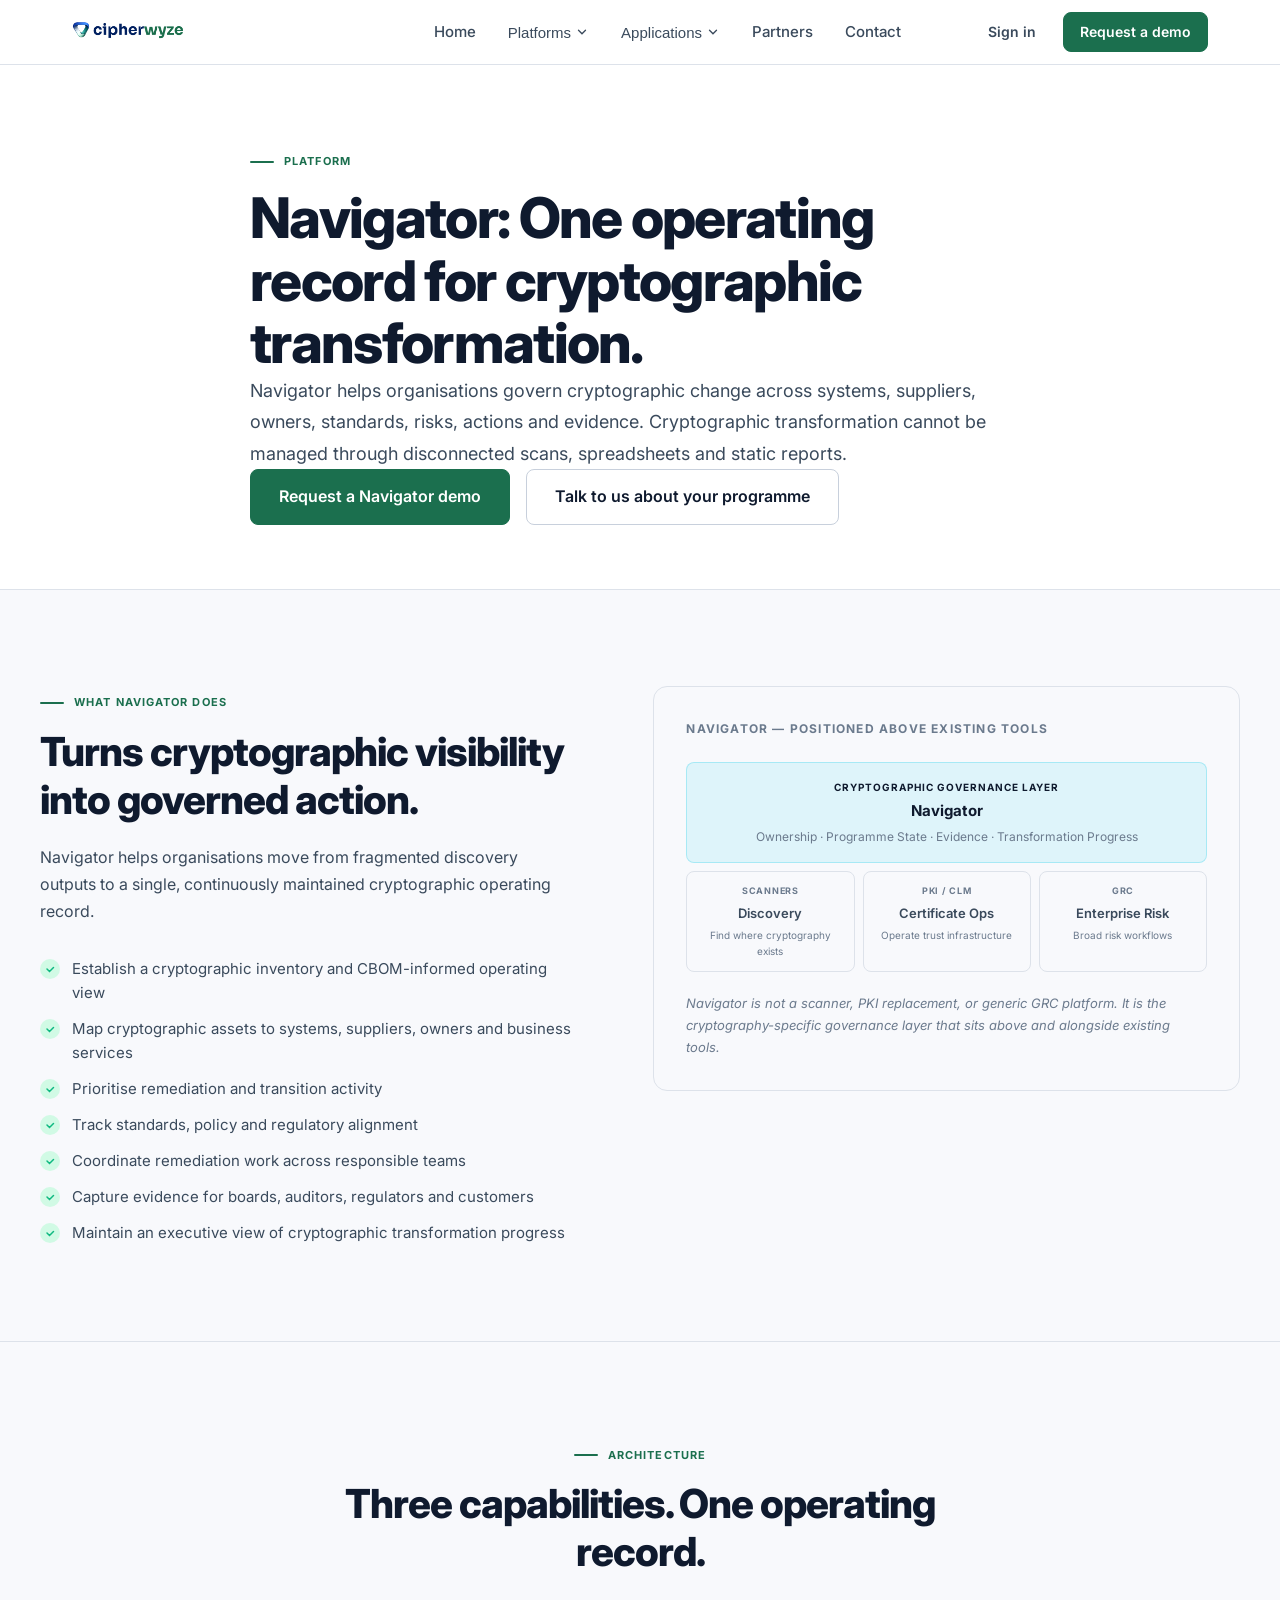
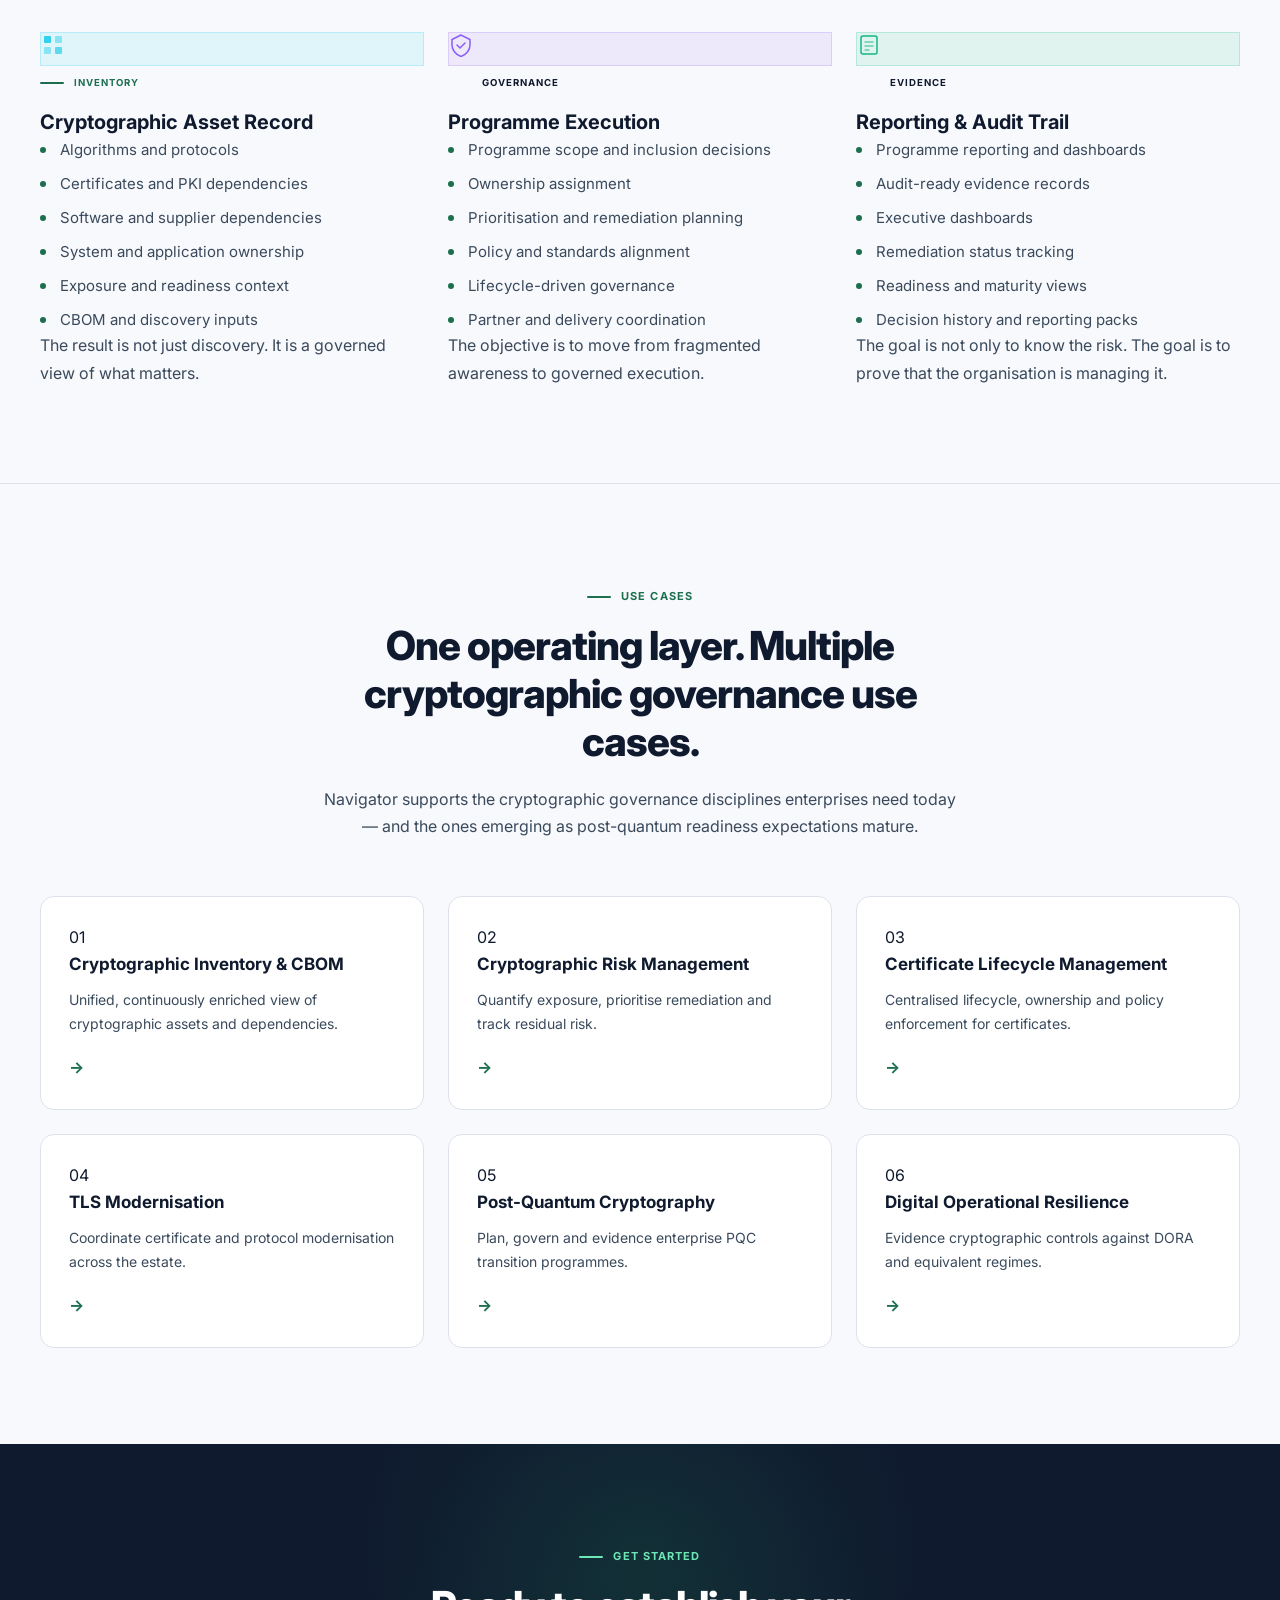
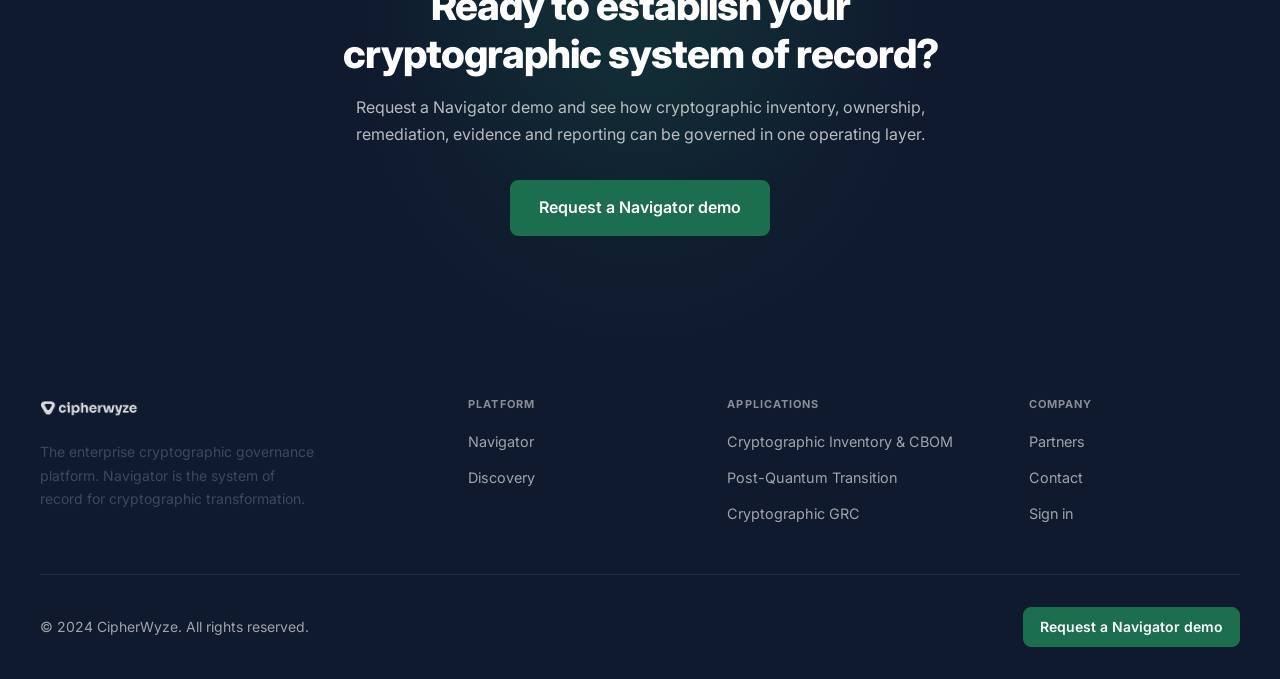
<file: navigator.html>
<!DOCTYPE html>
<html lang="en">
<head>
  <meta charset="UTF-8">
  <meta name="viewport" content="width=device-width, initial-scale=1.0">
  <title>Navigator | CipherWyze Cryptographic Governance Platform</title>
  <meta name="description" content="The system of record for cryptographic transformation — inventory, ownership, remediation, evidence and reporting in one operating layer.">
  <link rel="preconnect" href="https://fonts.googleapis.com">
  <link rel="stylesheet" href="styles.css">
</head>
<body>
<div class="page-wrapper">
<div class="page-content">

<!-- NAV -->
<nav class="nav">
  <div class="nav-inner">
    <a href="index.html" class="nav-logo"><img src="assets/cipherwyze-logo.png" alt="CipherWyze" height="32"></a>
    <div class="nav-links">
      <a href="index.html" class="nav-link">Home</a>
      <div class="nav-item">
        <button class="nav-link">Platforms <svg class="chevron" viewBox="0 0 16 16" fill="none"><path d="M4 6l4 4 4-4" stroke="currentColor" stroke-width="1.5" stroke-linecap="round"/></svg></button>
        <div class="nav-dropdown">
          <div class="dd-label">Platforms</div>
          <a href="navigator.html" class="dd-link"><div><div class="dd-link-text">Navigator</div><div class="dd-link-sub">Cryptographic governance platform</div></div></a>
          <a href="discovery.html" class="dd-link"><div><div class="dd-link-text">Discovery</div><div class="dd-link-sub">Cryptographic evidence engine</div></div></a>
        </div>
      </div>
      <div class="nav-item">
        <button class="nav-link">Applications <svg class="chevron" viewBox="0 0 16 16" fill="none"><path d="M4 6l4 4 4-4" stroke="currentColor" stroke-width="1.5" stroke-linecap="round"/></svg></button>
        <div class="nav-dropdown" style="min-width:280px">
          <div class="dd-label">Applications</div>
          <a href="cryptographic-inventory.html" class="dd-link"><div><div class="dd-link-text">Cryptographic Inventory &amp; CBOM</div></div></a>
          <a href="post-quantum.html" class="dd-link"><div><div class="dd-link-text">Post-Quantum Transition</div></div></a>
          <a href="grc.html" class="dd-link"><div><div class="dd-link-text">Cryptographic GRC</div></div></a>
        </div>
      </div>
      <a href="partners.html" class="nav-link">Partners</a>
      <a href="contact.html" class="nav-link">Contact</a>
    </div>
    <div class="nav-actions">
      <a href="https://navigator.cipherwyze.com" class="btn btn-ghost btn-sm">Sign in</a>
      <a href="contact.html" class="btn btn-primary btn-sm">Request a demo</a>
    </div>
    <button class="nav-burger" id="nav-burger"><span></span><span></span><span></span></button>
  </div>
  <div class="nav-mobile" id="nav-mobile">
    <a href="index.html" class="nm-link">Home</a>
    <div class="nm-section-title">Platforms</div>
    <a href="navigator.html" class="nm-link nm-sub">Navigator</a>
    <a href="discovery.html" class="nm-link nm-sub">Discovery</a>
    <div class="nm-section-title">Applications</div>
    <a href="cryptographic-inventory.html" class="nm-link nm-sub">Cryptographic Inventory &amp; CBOM</a>
    <a href="post-quantum.html" class="nm-link nm-sub">Post-Quantum Transition</a>
    <a href="grc.html" class="nm-link nm-sub">Cryptographic GRC</a>
    <a href="partners.html" class="nm-link">Partners</a>
    <a href="contact.html" class="nm-link">Contact</a>
    <div class="nm-actions">
      <a href="https://navigator.cipherwyze.com" class="btn btn-outline">Sign in</a>
      <a href="contact.html" class="btn btn-primary">Request a demo</a>
    </div>
  </div>
</nav>

<!-- PAGE HERO -->
<div class="page-hero">
  <div class="page-hero-inner">
    <div class="s-label"><span class="s-label-line"></span>Platform</div>
    <h1>Navigator: One operating record for cryptographic transformation.</h1>
    <p class="lead">Navigator helps organisations govern cryptographic change across systems, suppliers, owners, standards, risks, actions and evidence. Cryptographic transformation cannot be managed through disconnected scans, spreadsheets and static reports.</p>
    <div style="display:flex;gap:1rem;flex-wrap:wrap">
      <a href="contact.html" class="btn btn-primary btn-lg">Request a Navigator demo</a>
      <a href="contact.html" class="btn btn-outline btn-lg">Talk to us about your programme</a>
    </div>
  </div>
</div>

<!-- NAVIGATOR TURNS VISIBILITY INTO ACTION -->
<section class="section">
  <div style="max-width:var(--max-w);margin:0 auto">
    <div style="display:grid;grid-template-columns:1fr 1.1fr;gap:5rem;align-items:start">
      <div class="aos">
        <div class="s-label"><span class="s-label-line"></span>What Navigator Does</div>
        <h2>Turns cryptographic visibility into governed action.</h2>
        <p style="margin-top:1.25rem">Navigator helps organisations move from fragmented discovery outputs to a single, continuously maintained cryptographic operating record.</p>
        <ul class="checklist" style="margin-top:2rem">
          <li><div class="check-icon"><svg width="10" height="10" viewBox="0 0 10 10" fill="none"><path d="M2 5l2.5 2.5 4-4" stroke="#10B981" stroke-width="1.5" stroke-linecap="round"/></svg></div>Establish a cryptographic inventory and CBOM-informed operating view</li>
          <li><div class="check-icon"><svg width="10" height="10" viewBox="0 0 10 10" fill="none"><path d="M2 5l2.5 2.5 4-4" stroke="#10B981" stroke-width="1.5" stroke-linecap="round"/></svg></div>Map cryptographic assets to systems, suppliers, owners and business services</li>
          <li><div class="check-icon"><svg width="10" height="10" viewBox="0 0 10 10" fill="none"><path d="M2 5l2.5 2.5 4-4" stroke="#10B981" stroke-width="1.5" stroke-linecap="round"/></svg></div>Prioritise remediation and transition activity</li>
          <li><div class="check-icon"><svg width="10" height="10" viewBox="0 0 10 10" fill="none"><path d="M2 5l2.5 2.5 4-4" stroke="#10B981" stroke-width="1.5" stroke-linecap="round"/></svg></div>Track standards, policy and regulatory alignment</li>
          <li><div class="check-icon"><svg width="10" height="10" viewBox="0 0 10 10" fill="none"><path d="M2 5l2.5 2.5 4-4" stroke="#10B981" stroke-width="1.5" stroke-linecap="round"/></svg></div>Coordinate remediation work across responsible teams</li>
          <li><div class="check-icon"><svg width="10" height="10" viewBox="0 0 10 10" fill="none"><path d="M2 5l2.5 2.5 4-4" stroke="#10B981" stroke-width="1.5" stroke-linecap="round"/></svg></div>Capture evidence for boards, auditors, regulators and customers</li>
          <li><div class="check-icon"><svg width="10" height="10" viewBox="0 0 10 10" fill="none"><path d="M2 5l2.5 2.5 4-4" stroke="#10B981" stroke-width="1.5" stroke-linecap="round"/></svg></div>Maintain an executive view of cryptographic transformation progress</li>
        </ul>
      </div>
      <!-- Navigator positioning diagram -->
      <div class="aos aos-delay-2">
        <div style="background:var(--bg-card);border:1px solid var(--border);border-radius:var(--radius-lg);padding:2rem">
          <div style="font-size:0.75rem;font-weight:700;text-transform:uppercase;letter-spacing:0.1em;color:var(--text-3);margin-bottom:1.5rem">Navigator — Positioned Above Existing Tools</div>
          <!-- Stack diagram -->
          <div style="display:flex;flex-direction:column;gap:0.5rem">
            <div style="background:rgba(6,200,232,0.1);border:1px solid rgba(6,200,232,0.25);border-radius:var(--radius);padding:1rem;text-align:center;position:relative">
              <div style="font-size:0.625rem;font-weight:700;text-transform:uppercase;letter-spacing:0.1em;color:var(--cyan);margin-bottom:0.25rem">CRYPTOGRAPHIC GOVERNANCE LAYER</div>
              <div style="font-size:0.9375rem;font-weight:700;color:var(--text)">Navigator</div>
              <div style="font-size:0.75rem;color:var(--text-3);margin-top:0.25rem">Ownership · Programme State · Evidence · Transformation Progress</div>
            </div>
            <div style="display:grid;grid-template-columns:repeat(3,1fr);gap:0.5rem">
              <div style="background:var(--bg-card);border:1px solid var(--border);border-radius:var(--radius);padding:0.75rem;text-align:center">
                <div style="font-size:0.5625rem;font-weight:700;color:var(--text-3);text-transform:uppercase;letter-spacing:0.08em;margin-bottom:0.25rem">Scanners</div>
                <div style="font-size:0.8125rem;font-weight:600;color:var(--text-2)">Discovery</div>
                <div style="font-size:0.625rem;color:var(--text-3);margin-top:0.2rem">Find where cryptography exists</div>
              </div>
              <div style="background:var(--bg-card);border:1px solid var(--border);border-radius:var(--radius);padding:0.75rem;text-align:center">
                <div style="font-size:0.5625rem;font-weight:700;color:var(--text-3);text-transform:uppercase;letter-spacing:0.08em;margin-bottom:0.25rem">PKI / CLM</div>
                <div style="font-size:0.8125rem;font-weight:600;color:var(--text-2)">Certificate Ops</div>
                <div style="font-size:0.625rem;color:var(--text-3);margin-top:0.2rem">Operate trust infrastructure</div>
              </div>
              <div style="background:var(--bg-card);border:1px solid var(--border);border-radius:var(--radius);padding:0.75rem;text-align:center">
                <div style="font-size:0.5625rem;font-weight:700;color:var(--text-3);text-transform:uppercase;letter-spacing:0.08em;margin-bottom:0.25rem">GRC</div>
                <div style="font-size:0.8125rem;font-weight:600;color:var(--text-2)">Enterprise Risk</div>
                <div style="font-size:0.625rem;color:var(--text-3);margin-top:0.2rem">Broad risk workflows</div>
              </div>
            </div>
          </div>
          <p style="font-size:0.8125rem;color:var(--text-3);margin-top:1.25rem;font-style:italic">Navigator is not a scanner, PKI replacement, or generic GRC platform. It is the cryptography-specific governance layer that sits above and alongside existing tools.</p>
        </div>
      </div>
    </div>
  </div>
</section>

<!-- THREE CAPABILITIES -->
<section class="section" style="background:var(--bg-surface);border-top:1px solid var(--border);border-bottom:1px solid var(--border)">
  <div style="max-width:var(--max-w);margin:0 auto">
    <div class="aos" style="text-align:center;max-width:640px;margin:0 auto 3.5rem">
      <div class="s-label" style="justify-content:center"><span class="s-label-line"></span>Architecture</div>
      <h2>Three capabilities. One operating record.</h2>
    </div>
    <div class="grid g3 aos aos-delay-1">
      <div class="pillar">
        <div class="pillar-icon" style="background:rgba(6,200,232,0.1);border:1px solid rgba(6,200,232,0.2)">
          <svg width="24" height="24" viewBox="0 0 24 24" fill="none"><rect x="3" y="3" width="7" height="7" rx="1" fill="#06C8E8" opacity="0.8"/><rect x="14" y="3" width="7" height="7" rx="1" fill="#06C8E8" opacity="0.4"/><rect x="3" y="14" width="7" height="7" rx="1" fill="#06C8E8" opacity="0.4"/><rect x="14" y="14" width="7" height="7" rx="1" fill="#06C8E8" opacity="0.6"/></svg>
        </div>
        <div class="s-label" style="font-size:0.6rem"><span class="s-label-line"></span>Inventory</div>
        <h4>Cryptographic Asset Record</h4>
        <ul class="item-list">
          <li>Algorithms and protocols</li>
          <li>Certificates and PKI dependencies</li>
          <li>Software and supplier dependencies</li>
          <li>System and application ownership</li>
          <li>Exposure and readiness context</li>
          <li>CBOM and discovery inputs</li>
        </ul>
        <p class="pillar-tagline">The result is not just discovery. It is a governed view of what matters.</p>
      </div>
      <div class="pillar" style="border-color:rgba(139,92,246,0.2)">
        <div class="pillar-icon" style="background:rgba(139,92,246,0.1);border:1px solid rgba(139,92,246,0.2)">
          <svg width="24" height="24" viewBox="0 0 24 24" fill="none"><path d="M12 2L3 6.5V12c0 5.25 3.8 9.75 9 11.5C17.2 21.75 21 17.25 21 12V6.5L12 2Z" stroke="#8B5CF6" stroke-width="1.5"/><path d="M8 12l3 3 5-5" stroke="#8B5CF6" stroke-width="1.5" stroke-linecap="round"/></svg>
        </div>
        <div class="s-label" style="font-size:0.6rem;color:var(--purple)"><span class="s-label-line" style="background:var(--purple)"></span>Governance</div>
        <h4>Programme Execution</h4>
        <ul class="item-list">
          <li>Programme scope and inclusion decisions</li>
          <li>Ownership assignment</li>
          <li>Prioritisation and remediation planning</li>
          <li>Policy and standards alignment</li>
          <li>Lifecycle-driven governance</li>
          <li>Partner and delivery coordination</li>
        </ul>
        <p class="pillar-tagline">The objective is to move from fragmented awareness to governed execution.</p>
      </div>
      <div class="pillar" style="border-color:rgba(16,185,129,0.2)">
        <div class="pillar-icon" style="background:rgba(16,185,129,0.1);border:1px solid rgba(16,185,129,0.2)">
          <svg width="24" height="24" viewBox="0 0 24 24" fill="none"><rect x="4" y="3" width="16" height="18" rx="2" stroke="#10B981" stroke-width="1.5"/><line x1="8" y1="9" x2="16" y2="9" stroke="#10B981" stroke-width="1.5" stroke-linecap="round" opacity="0.6"/><line x1="8" y1="13" x2="16" y2="13" stroke="#10B981" stroke-width="1.5" stroke-linecap="round" opacity="0.6"/><line x1="8" y1="17" x2="12" y2="17" stroke="#10B981" stroke-width="1.5" stroke-linecap="round" opacity="0.6"/></svg>
        </div>
        <div class="s-label" style="font-size:0.6rem;color:var(--emerald)"><span class="s-label-line" style="background:var(--emerald)"></span>Evidence</div>
        <h4>Reporting &amp; Audit Trail</h4>
        <ul class="item-list">
          <li>Programme reporting and dashboards</li>
          <li>Audit-ready evidence records</li>
          <li>Executive dashboards</li>
          <li>Remediation status tracking</li>
          <li>Readiness and maturity views</li>
          <li>Decision history and reporting packs</li>
        </ul>
        <p class="pillar-tagline">The goal is not only to know the risk. The goal is to prove that the organisation is managing it.</p>
      </div>
    </div>
  </div>
</section>

<!-- APPLICATIONS -->
<section class="section">
  <div style="max-width:var(--max-w);margin:0 auto">
    <div class="aos" style="text-align:center;max-width:640px;margin:0 auto 3.5rem">
      <div class="s-label" style="justify-content:center"><span class="s-label-line"></span>Use Cases</div>
      <h2>One operating layer. Multiple cryptographic governance use cases.</h2>
      <p style="margin-top:1.25rem">Navigator supports the cryptographic governance disciplines enterprises need today — and the ones emerging as post-quantum readiness expectations mature.</p>
    </div>
    <div class="grid g3 aos aos-delay-1">
      <a href="cryptographic-inventory.html" class="app-card">
        <div class="app-card-num">01</div>
        <h4>Cryptographic Inventory &amp; CBOM</h4>
        <p>Unified, continuously enriched view of cryptographic assets and dependencies.</p>
        <div class="app-card-arrow">→</div>
      </a>
      <a href="grc.html" class="app-card">
        <div class="app-card-num">02</div>
        <h4>Cryptographic Risk Management</h4>
        <p>Quantify exposure, prioritise remediation and track residual risk.</p>
        <div class="app-card-arrow">→</div>
      </a>
      <a href="cryptographic-inventory.html" class="app-card">
        <div class="app-card-num">03</div>
        <h4>Certificate Lifecycle Management</h4>
        <p>Centralised lifecycle, ownership and policy enforcement for certificates.</p>
        <div class="app-card-arrow">→</div>
      </a>
      <a href="cryptographic-inventory.html" class="app-card">
        <div class="app-card-num">04</div>
        <h4>TLS Modernisation</h4>
        <p>Coordinate certificate and protocol modernisation across the estate.</p>
        <div class="app-card-arrow">→</div>
      </a>
      <a href="post-quantum.html" class="app-card">
        <div class="app-card-num">05</div>
        <h4>Post-Quantum Cryptography</h4>
        <p>Plan, govern and evidence enterprise PQC transition programmes.</p>
        <div class="app-card-arrow">→</div>
      </a>
      <a href="grc.html" class="app-card">
        <div class="app-card-num">06</div>
        <h4>Digital Operational Resilience</h4>
        <p>Evidence cryptographic controls against DORA and equivalent regimes.</p>
        <div class="app-card-arrow">→</div>
      </a>
    </div>
  </div>
</section>

<!-- CTA -->
<section class="cta-section">
  <div class="cta-glow"></div>
  <div class="cta-inner aos">
    <div class="s-label" style="justify-content:center"><span class="s-label-line"></span>Get Started</div>
    <h2>Ready to establish your cryptographic system of record?</h2>
    <p>Request a Navigator demo and see how cryptographic inventory, ownership, remediation, evidence and reporting can be governed in one operating layer.</p>
    <div class="cta-actions">
      <a href="contact.html" class="btn btn-primary btn-lg">Request a Navigator demo</a>
    </div>
  </div>
</section>

<!-- FOOTER -->
<footer class="footer">
  <div class="footer-grid">
    <div class="footer-brand">
      <a href="index.html" class="footer-logo"><img src="assets/cipherwyze-logo.png" alt="CipherWyze" height="28" style="filter:brightness(0) invert(1);opacity:0.85"></a>
      <p class="footer-brand-desc">The enterprise cryptographic governance platform. Navigator is the system of record for cryptographic transformation.</p>
    </div>
    <div class="footer-col"><h6>Platform</h6><ul><li><a href="navigator.html">Navigator</a></li><li><a href="discovery.html">Discovery</a></li></ul></div>
    <div class="footer-col"><h6>Applications</h6><ul><li><a href="cryptographic-inventory.html">Cryptographic Inventory &amp; CBOM</a></li><li><a href="post-quantum.html">Post-Quantum Transition</a></li><li><a href="grc.html">Cryptographic GRC</a></li></ul></div>
    <div class="footer-col"><h6>Company</h6><ul><li><a href="partners.html">Partners</a></li><li><a href="contact.html">Contact</a></li><li><a href="https://navigator.cipherwyze.com">Sign in</a></li></ul></div>
  </div>
  <div class="footer-bottom"><div>© 2024 CipherWyze. All rights reserved.</div><a href="contact.html" class="btn btn-primary btn-sm">Request a Navigator demo</a></div>
</footer>

</div></div>
<script>
const burger = document.getElementById('nav-burger');
const mobileNav = document.getElementById('nav-mobile');
burger.addEventListener('click', () => { burger.classList.toggle('open'); mobileNav.classList.toggle('open'); });
const observer = new IntersectionObserver((entries) => { entries.forEach(e => { if (e.isIntersecting) { e.target.classList.add('in'); observer.unobserve(e.target); } }); }, { threshold: 0.1, rootMargin: '0px 0px -50px 0px' });
document.querySelectorAll('.aos').forEach(el => observer.observe(el));
</script>
</body>
</html>
</file>
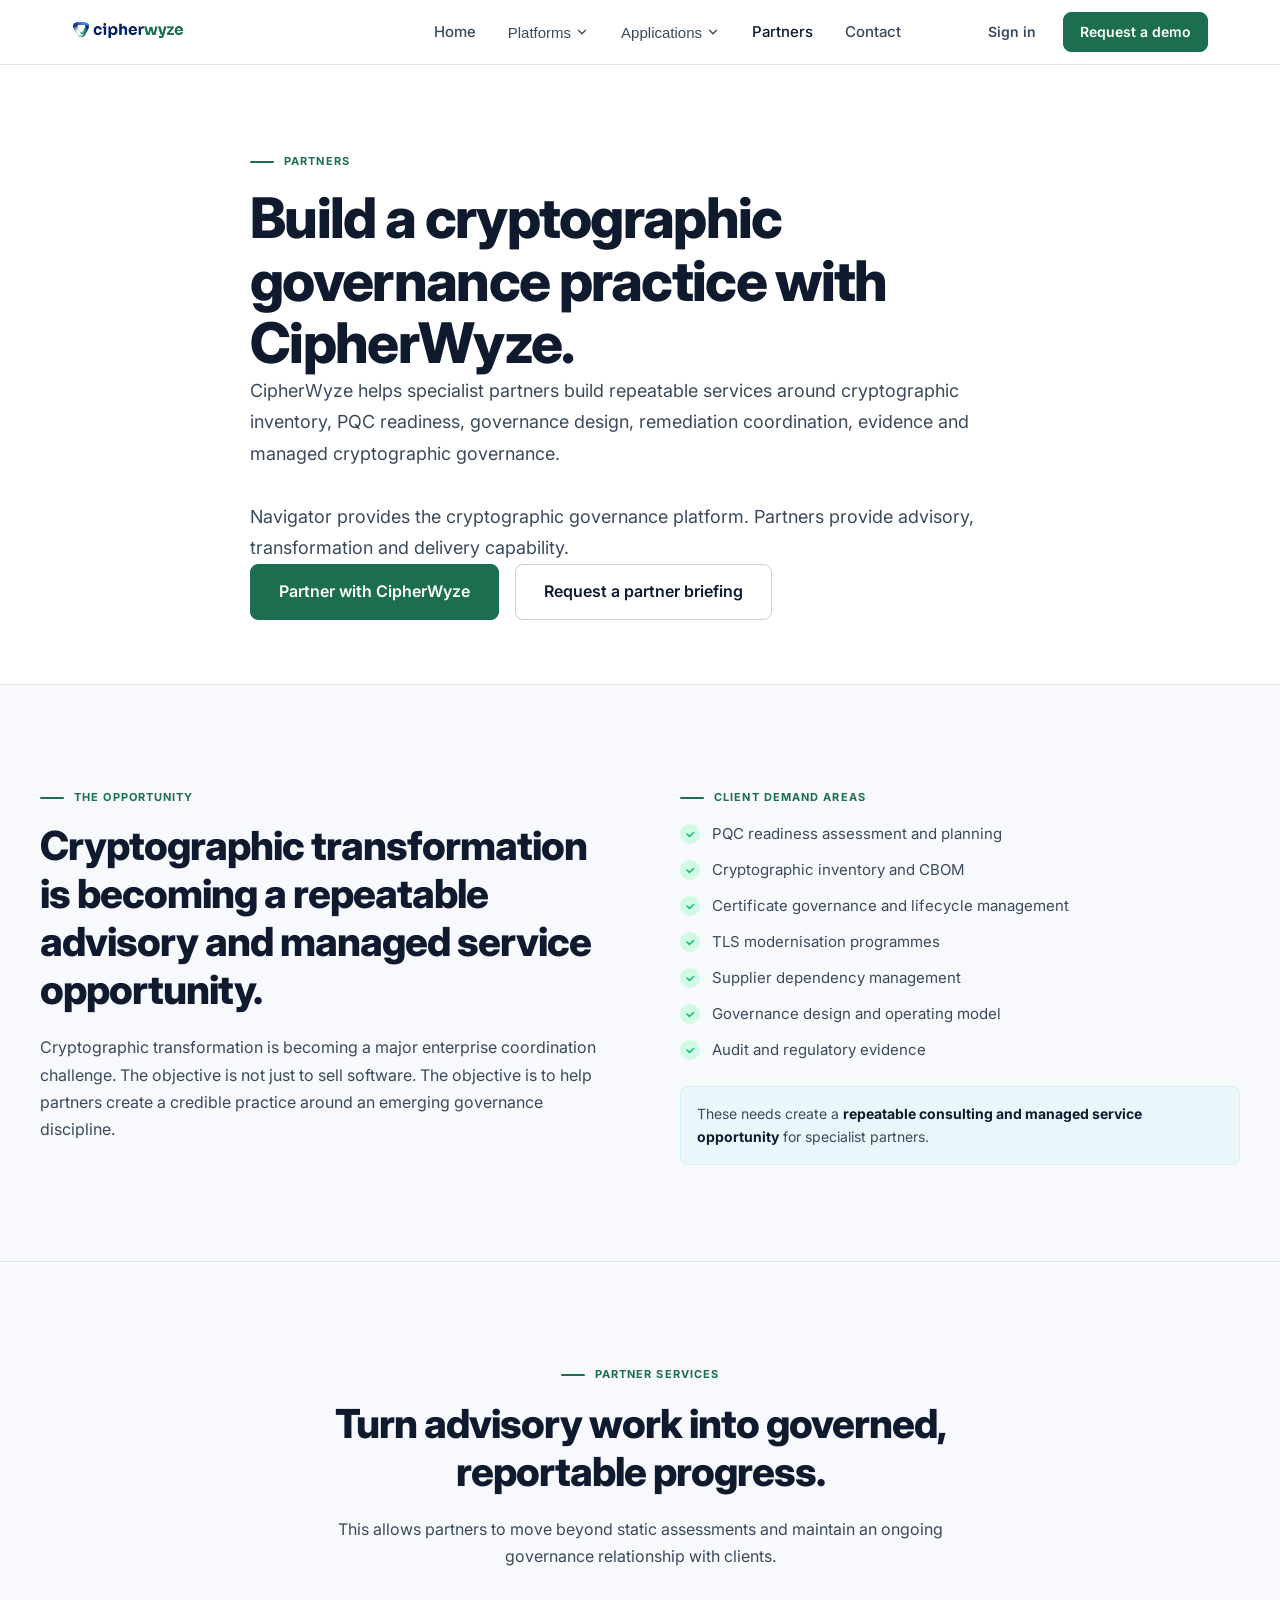
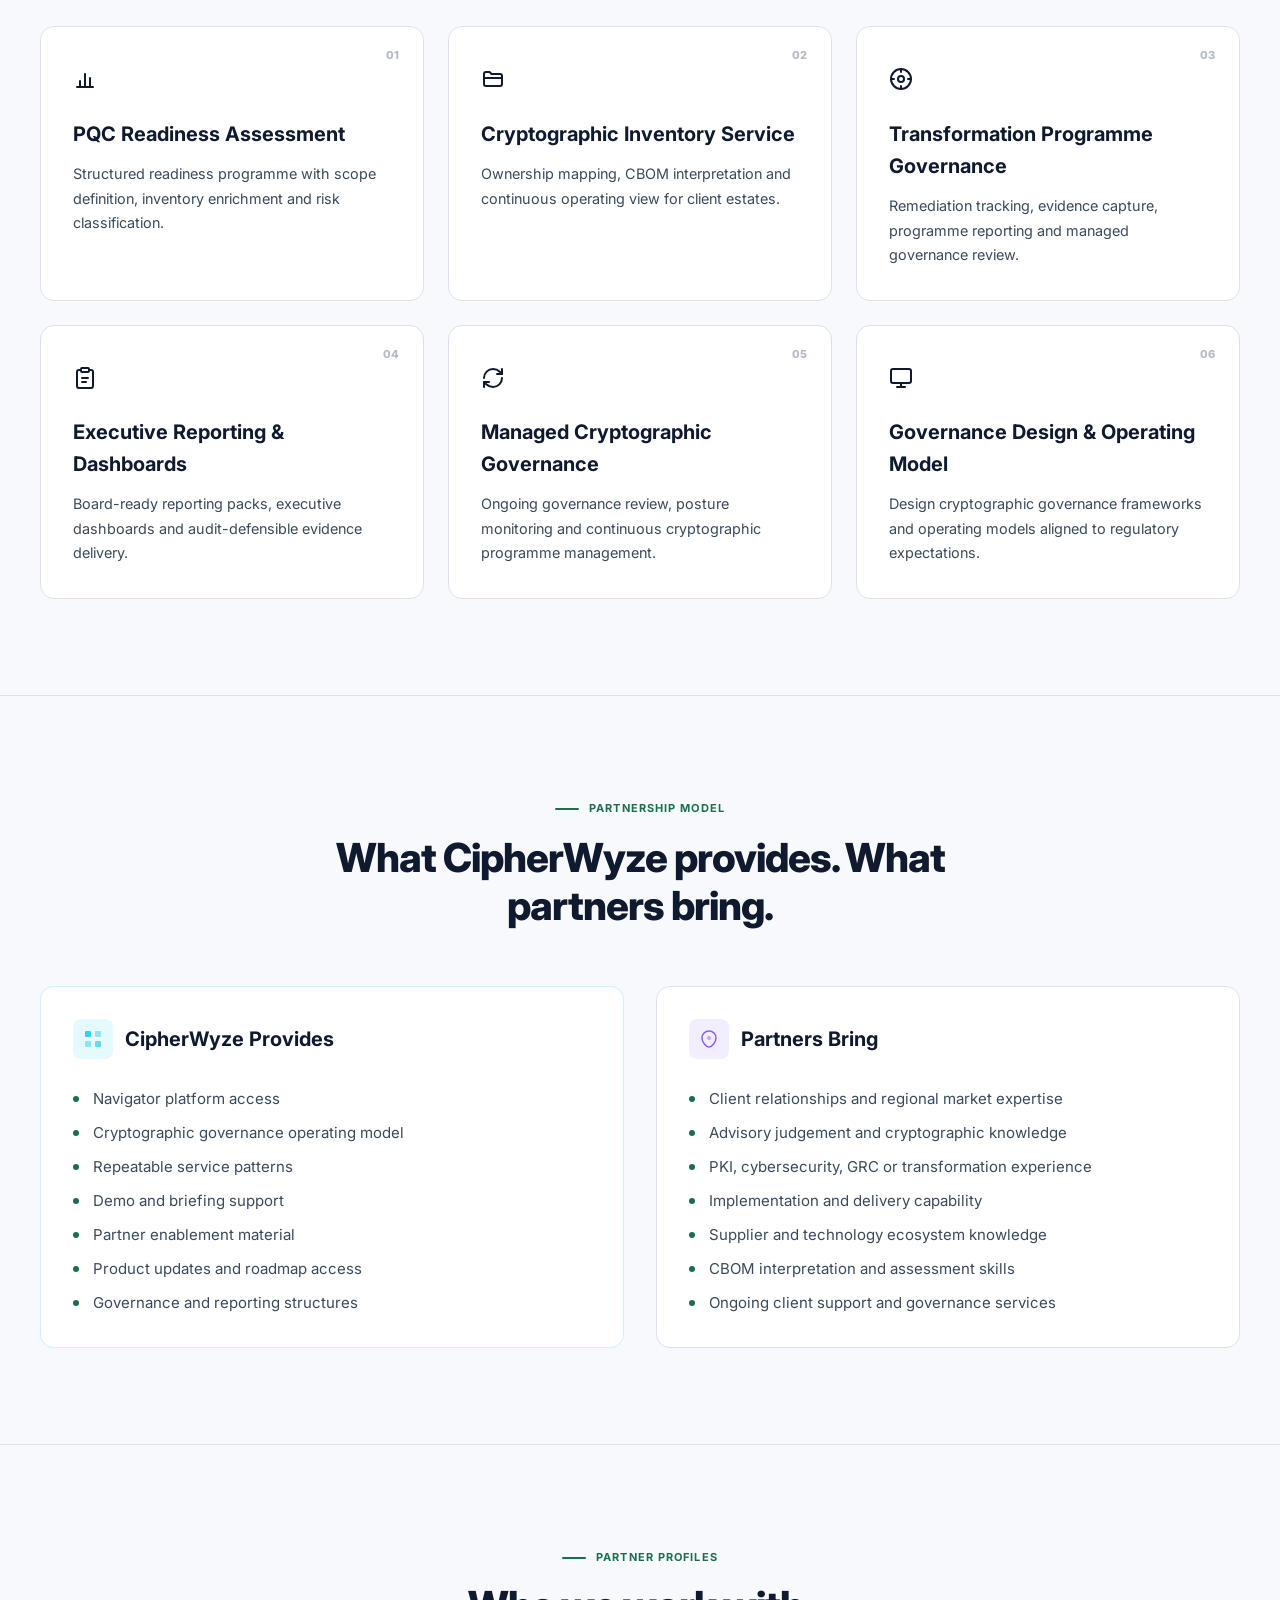
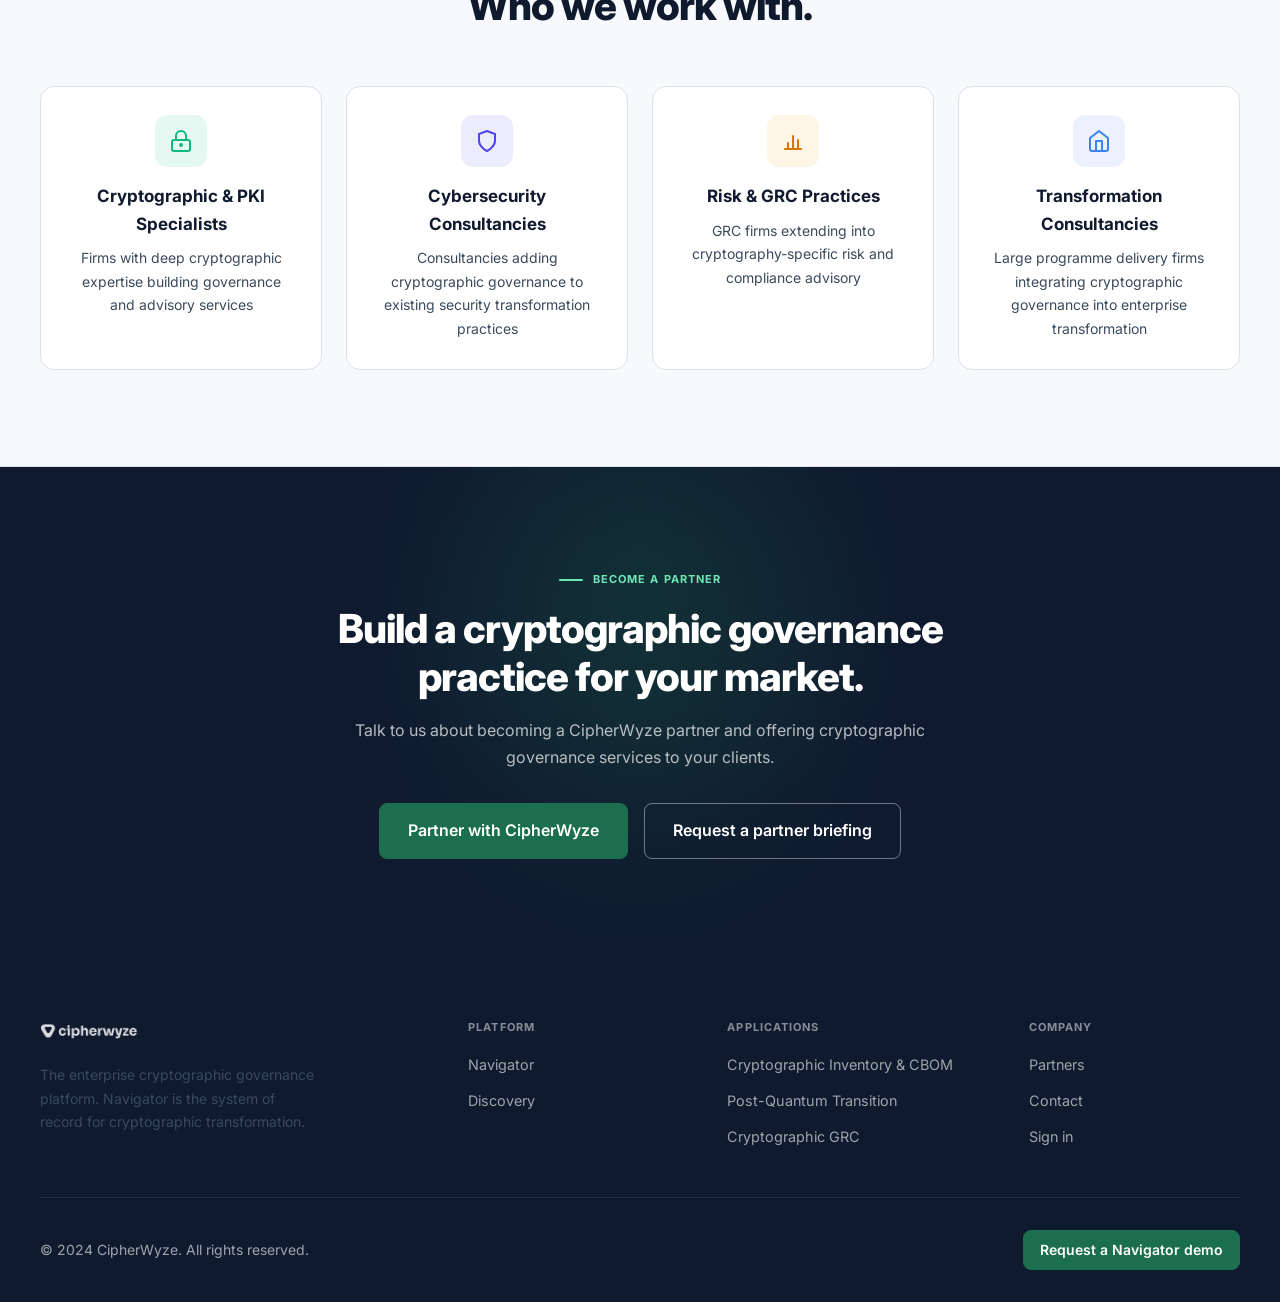
<file: partners.html>
<!DOCTYPE html>
<html lang="en">
<head>
  <meta charset="UTF-8">
  <meta name="viewport" content="width=device-width, initial-scale=1.0">
  <title>CipherWyze Partners | Build a Cryptographic Governance Practice</title>
  <meta name="description" content="Navigator provides the cryptographic governance platform. Partners bring advisory, transformation and delivery capability.">
  <link rel="preconnect" href="https://fonts.googleapis.com">
  <link rel="stylesheet" href="styles.css">
</head>
<body>
<div class="page-wrapper"><div class="page-content">

<nav class="nav">
  <div class="nav-inner">
    <a href="index.html" class="nav-logo"><img src="assets/cipherwyze-logo.png" alt="CipherWyze" height="32"></a>
    <div class="nav-links">
      <a href="index.html" class="nav-link">Home</a>
      <div class="nav-item"><button class="nav-link">Platforms <svg class="chevron" viewBox="0 0 16 16" fill="none"><path d="M4 6l4 4 4-4" stroke="currentColor" stroke-width="1.5" stroke-linecap="round"/></svg></button><div class="nav-dropdown"><div class="dd-label">Platforms</div><a href="navigator.html" class="dd-link"><div><div class="dd-link-text">Navigator</div><div class="dd-link-sub">Cryptographic governance platform</div></div></a><a href="discovery.html" class="dd-link"><div><div class="dd-link-text">Discovery</div><div class="dd-link-sub">Cryptographic evidence engine</div></div></a></div></div>
      <div class="nav-item"><button class="nav-link">Applications <svg class="chevron" viewBox="0 0 16 16" fill="none"><path d="M4 6l4 4 4-4" stroke="currentColor" stroke-width="1.5" stroke-linecap="round"/></svg></button><div class="nav-dropdown" style="min-width:280px"><div class="dd-label">Applications</div><a href="cryptographic-inventory.html" class="dd-link"><div><div class="dd-link-text">Cryptographic Inventory &amp; CBOM</div></div></a><a href="post-quantum.html" class="dd-link"><div><div class="dd-link-text">Post-Quantum Transition</div></div></a><a href="grc.html" class="dd-link"><div><div class="dd-link-text">Cryptographic GRC</div></div></a></div></div>
      <a href="partners.html" class="nav-link" style="color:var(--text)">Partners</a><a href="contact.html" class="nav-link">Contact</a>
    </div>
    <div class="nav-actions"><a href="https://navigator.cipherwyze.com" class="btn btn-ghost btn-sm">Sign in</a><a href="contact.html" class="btn btn-primary btn-sm">Request a demo</a></div>
    <button class="nav-burger" id="nav-burger"><span></span><span></span><span></span></button>
  </div>
  <div class="nav-mobile" id="nav-mobile">
    <a href="index.html" class="nm-link">Home</a>
    <div class="nm-section-title">Platforms</div><a href="navigator.html" class="nm-link nm-sub">Navigator</a><a href="discovery.html" class="nm-link nm-sub">Discovery</a>
    <div class="nm-section-title">Applications</div><a href="cryptographic-inventory.html" class="nm-link nm-sub">Cryptographic Inventory &amp; CBOM</a><a href="post-quantum.html" class="nm-link nm-sub">Post-Quantum Transition</a><a href="grc.html" class="nm-link nm-sub">Cryptographic GRC</a>
    <a href="partners.html" class="nm-link">Partners</a><a href="contact.html" class="nm-link">Contact</a>
    <div class="nm-actions"><a href="https://navigator.cipherwyze.com" class="btn btn-outline">Sign in</a><a href="contact.html" class="btn btn-primary">Request a demo</a></div>
  </div>
</nav>

<!-- PAGE HERO -->
<div class="page-hero">
  <div class="page-hero-inner">
    <div class="s-label"><span class="s-label-line"></span>Partners</div>
    <h1>Build a cryptographic governance practice with CipherWyze.</h1>
    <p class="lead">CipherWyze helps specialist partners build repeatable services around cryptographic inventory, PQC readiness, governance design, remediation coordination, evidence and managed cryptographic governance.<br><br>Navigator provides the cryptographic governance platform. Partners provide advisory, transformation and delivery capability.</p>
    <div style="display:flex;gap:1rem;flex-wrap:wrap">
      <a href="contact.html" class="btn btn-primary btn-lg">Partner with CipherWyze</a>
      <a href="contact.html" class="btn btn-outline btn-lg">Request a partner briefing</a>
    </div>
  </div>
</div>

<!-- OPPORTUNITY -->
<section class="section">
  <div style="max-width:var(--max-w);margin:0 auto">
    <div style="display:grid;grid-template-columns:1fr 1fr;gap:5rem;align-items:start">
      <div class="aos">
        <div class="s-label"><span class="s-label-line"></span>The Opportunity</div>
        <h2>Cryptographic transformation is becoming a repeatable advisory and managed service opportunity.</h2>
        <p style="margin-top:1.25rem">Cryptographic transformation is becoming a major enterprise coordination challenge. The objective is not just to sell software. The objective is to help partners create a credible practice around an emerging governance discipline.</p>
      </div>
      <div class="aos aos-delay-2">
        <div class="s-label"><span class="s-label-line"></span>Client Demand Areas</div>
        <ul class="checklist">
          <li><div class="check-icon"><svg width="10" height="10" viewBox="0 0 10 10" fill="none"><path d="M2 5l2.5 2.5 4-4" stroke="#10B981" stroke-width="1.5" stroke-linecap="round"/></svg></div>PQC readiness assessment and planning</li>
          <li><div class="check-icon"><svg width="10" height="10" viewBox="0 0 10 10" fill="none"><path d="M2 5l2.5 2.5 4-4" stroke="#10B981" stroke-width="1.5" stroke-linecap="round"/></svg></div>Cryptographic inventory and CBOM</li>
          <li><div class="check-icon"><svg width="10" height="10" viewBox="0 0 10 10" fill="none"><path d="M2 5l2.5 2.5 4-4" stroke="#10B981" stroke-width="1.5" stroke-linecap="round"/></svg></div>Certificate governance and lifecycle management</li>
          <li><div class="check-icon"><svg width="10" height="10" viewBox="0 0 10 10" fill="none"><path d="M2 5l2.5 2.5 4-4" stroke="#10B981" stroke-width="1.5" stroke-linecap="round"/></svg></div>TLS modernisation programmes</li>
          <li><div class="check-icon"><svg width="10" height="10" viewBox="0 0 10 10" fill="none"><path d="M2 5l2.5 2.5 4-4" stroke="#10B981" stroke-width="1.5" stroke-linecap="round"/></svg></div>Supplier dependency management</li>
          <li><div class="check-icon"><svg width="10" height="10" viewBox="0 0 10 10" fill="none"><path d="M2 5l2.5 2.5 4-4" stroke="#10B981" stroke-width="1.5" stroke-linecap="round"/></svg></div>Governance design and operating model</li>
          <li><div class="check-icon"><svg width="10" height="10" viewBox="0 0 10 10" fill="none"><path d="M2 5l2.5 2.5 4-4" stroke="#10B981" stroke-width="1.5" stroke-linecap="round"/></svg></div>Audit and regulatory evidence</li>
        </ul>
        <div style="margin-top:1.5rem;background:rgba(6,200,232,0.05);border:1px solid rgba(6,200,232,0.12);border-radius:var(--radius);padding:1rem;font-size:0.875rem;color:var(--text-2)">These needs create a <strong style="color:var(--text)">repeatable consulting and managed service opportunity</strong> for specialist partners.</div>
      </div>
    </div>
  </div>
</section>

<!-- SERVICES YOU CAN BUILD -->
<section class="section" style="background:var(--bg-surface);border-top:1px solid var(--border);border-bottom:1px solid var(--border)">
  <div style="max-width:var(--max-w);margin:0 auto">
    <div class="aos" style="text-align:center;max-width:640px;margin:0 auto 3.5rem">
      <div class="s-label" style="justify-content:center"><span class="s-label-line"></span>Partner Services</div>
      <h2>Turn advisory work into governed, reportable progress.</h2>
      <p style="margin-top:1.25rem">This allows partners to move beyond static assessments and maintain an ongoing governance relationship with clients.</p>
    </div>
    <div class="grid g3 aos aos-delay-1">
      <div class="partner-type">
        <div class="pt-num">01</div>
        <div class="pt-icon"><svg width="24" height="24" viewBox="0 0 24 24" fill="none" stroke="currentColor" stroke-width="2" stroke-linecap="round" stroke-linejoin="round"><path d="M4 20h16"/><path d="M7 20v-6M12 20V7M17 20v-9"/></svg></div>
        <h4>PQC Readiness Assessment</h4>
        <p style="margin-top:0.75rem;font-size:0.9rem">Structured readiness programme with scope definition, inventory enrichment and risk classification.</p>
      </div>
      <div class="partner-type">
        <div class="pt-num">02</div>
        <div class="pt-icon"><svg width="24" height="24" viewBox="0 0 24 24" fill="none" stroke="currentColor" stroke-width="2" stroke-linecap="round" stroke-linejoin="round"><path d="M3 7a2 2 0 0 1 2-2h3.5l2 2H19a2 2 0 0 1 2 2v8a2 2 0 0 1-2 2H5a2 2 0 0 1-2-2z"/><path d="M3 11h18"/></svg></div>
        <h4>Cryptographic Inventory Service</h4>
        <p style="margin-top:0.75rem;font-size:0.9rem">Ownership mapping, CBOM interpretation and continuous operating view for client estates.</p>
      </div>
      <div class="partner-type">
        <div class="pt-num">03</div>
        <div class="pt-icon"><svg width="24" height="24" viewBox="0 0 24 24" fill="none" stroke="currentColor" stroke-width="2" stroke-linecap="round"><circle cx="12" cy="12" r="10"/><circle cx="12" cy="12" r="3"/><path d="M12 2v3M12 19v3M2 12h3M19 12h3"/></svg></div>
        <h4>Transformation Programme Governance</h4>
        <p style="margin-top:0.75rem;font-size:0.9rem">Remediation tracking, evidence capture, programme reporting and managed governance review.</p>
      </div>
      <div class="partner-type">
        <div class="pt-num">04</div>
        <div class="pt-icon"><svg width="24" height="24" viewBox="0 0 24 24" fill="none" stroke="currentColor" stroke-width="2" stroke-linecap="round" stroke-linejoin="round"><rect x="8" y="2" width="8" height="4" rx="1"/><path d="M16 4h2a2 2 0 0 1 2 2v14a2 2 0 0 1-2 2H6a2 2 0 0 1-2-2V6a2 2 0 0 1 2-2h2"/><path d="M9 12h6M9 16h4"/></svg></div>
        <h4>Executive Reporting &amp; Dashboards</h4>
        <p style="margin-top:0.75rem;font-size:0.9rem">Board-ready reporting packs, executive dashboards and audit-defensible evidence delivery.</p>
      </div>
      <div class="partner-type">
        <div class="pt-num">05</div>
        <div class="pt-icon"><svg width="24" height="24" viewBox="0 0 24 24" fill="none" stroke="currentColor" stroke-width="2" stroke-linecap="round" stroke-linejoin="round"><path d="M3 12a9 9 0 0 1 9-9 9.75 9.75 0 0 1 6.74 2.74L21 8"/><path d="M21 3v5h-5"/><path d="M21 12a9 9 0 0 1-9 9 9.75 9.75 0 0 1-6.74-2.74L3 16"/><path d="M3 21v-5h5"/></svg></div>
        <h4>Managed Cryptographic Governance</h4>
        <p style="margin-top:0.75rem;font-size:0.9rem">Ongoing governance review, posture monitoring and continuous cryptographic programme management.</p>
      </div>
      <div class="partner-type">
        <div class="pt-num">06</div>
        <div class="pt-icon"><svg width="24" height="24" viewBox="0 0 24 24" fill="none" stroke="currentColor" stroke-width="2" stroke-linecap="round" stroke-linejoin="round"><rect x="2" y="3" width="20" height="14" rx="2"/><path d="M8 21h8M12 17v4"/></svg></div>
        <h4>Governance Design &amp; Operating Model</h4>
        <p style="margin-top:0.75rem;font-size:0.9rem">Design cryptographic governance frameworks and operating models aligned to regulatory expectations.</p>
      </div>
    </div>
  </div>
</section>

<!-- WHAT WE PROVIDE / PARTNERS BRING -->
<section class="section">
  <div style="max-width:var(--max-w);margin:0 auto">
    <div class="aos" style="text-align:center;max-width:640px;margin:0 auto 3.5rem">
      <div class="s-label" style="justify-content:center"><span class="s-label-line"></span>Partnership Model</div>
      <h2>What CipherWyze provides. What partners bring.</h2>
    </div>
    <div class="compare aos aos-delay-1">
      <div class="compare-col" style="border-color:rgba(6,200,232,0.2)">
        <div style="display:flex;align-items:center;gap:0.75rem;margin-bottom:1.75rem">
          <div style="width:40px;height:40px;border-radius:var(--radius);background:rgba(6,200,232,0.1);display:flex;align-items:center;justify-content:center"><svg width="20" height="20" viewBox="0 0 20 20" fill="none"><rect x="2" y="2" width="6" height="6" rx="1" fill="#06C8E8" opacity="0.8"/><rect x="12" y="2" width="6" height="6" rx="1" fill="#06C8E8" opacity="0.4"/><rect x="2" y="12" width="6" height="6" rx="1" fill="#06C8E8" opacity="0.4"/><rect x="12" y="12" width="6" height="6" rx="1" fill="#06C8E8" opacity="0.6"/></svg></div>
          <h4>CipherWyze Provides</h4>
        </div>
        <ul class="item-list">
          <li>Navigator platform access</li>
          <li>Cryptographic governance operating model</li>
          <li>Repeatable service patterns</li>
          <li>Demo and briefing support</li>
          <li>Partner enablement material</li>
          <li>Product updates and roadmap access</li>
          <li>Governance and reporting structures</li>
        </ul>
      </div>
      <div class="compare-col">
        <div style="display:flex;align-items:center;gap:0.75rem;margin-bottom:1.75rem">
          <div style="width:40px;height:40px;border-radius:var(--radius);background:rgba(139,92,246,0.1);display:flex;align-items:center;justify-content:center"><svg width="20" height="20" viewBox="0 0 20 20" fill="none"><path d="M10 2C6 2 3 5 3 9c0 4 4 9 7 9s7-5 7-9c0-4-3-7-7-7z" stroke="#8B5CF6" stroke-width="1.5"/><circle cx="10" cy="9" r="2" fill="#8B5CF6" opacity="0.5"/></svg></div>
          <h4>Partners Bring</h4>
        </div>
        <ul class="item-list">
          <li>Client relationships and regional market expertise</li>
          <li>Advisory judgement and cryptographic knowledge</li>
          <li>PKI, cybersecurity, GRC or transformation experience</li>
          <li>Implementation and delivery capability</li>
          <li>Supplier and technology ecosystem knowledge</li>
          <li>CBOM interpretation and assessment skills</li>
          <li>Ongoing client support and governance services</li>
        </ul>
      </div>
    </div>
  </div>
</section>

<!-- WHO WE WORK WITH -->
<section class="section" style="background:var(--bg-surface);border-top:1px solid var(--border);border-bottom:1px solid var(--border)">
  <div style="max-width:var(--max-w);margin:0 auto">
    <div class="aos" style="text-align:center;max-width:640px;margin:0 auto 3.5rem">
      <div class="s-label" style="justify-content:center"><span class="s-label-line"></span>Partner Profiles</div>
      <h2>Who we work with.</h2>
    </div>
    <div class="grid g4 aos aos-delay-1">
      <div class="card" style="text-align:center">
        <div style="width:52px;height:52px;border-radius:0.75rem;background:rgba(16,185,129,0.1);display:flex;align-items:center;justify-content:center;margin:0 auto 1rem"><svg width="24" height="24" viewBox="0 0 24 24" fill="none" stroke="#10B981" stroke-width="2" stroke-linecap="round" stroke-linejoin="round"><rect x="3" y="11" width="18" height="11" rx="2"/><path d="M7 11V7a5 5 0 0 1 10 0v4"/><circle cx="12" cy="16" r="1" fill="#10B981"/></svg></div>
        <h5>Cryptographic &amp; PKI Specialists</h5>
        <p style="font-size:0.875rem;margin-top:0.5rem">Firms with deep cryptographic expertise building governance and advisory services</p>
      </div>
      <div class="card" style="text-align:center">
        <div style="width:52px;height:52px;border-radius:0.75rem;background:rgba(79,70,229,0.1);display:flex;align-items:center;justify-content:center;margin:0 auto 1rem"><svg width="24" height="24" viewBox="0 0 24 24" fill="none" stroke="#4F46E5" stroke-width="2" stroke-linecap="round" stroke-linejoin="round"><path d="M12 22s8-4 8-10V5l-8-3-8 3v7c0 6 8 10 8 10z"/></svg></div>
        <h5>Cybersecurity Consultancies</h5>
        <p style="font-size:0.875rem;margin-top:0.5rem">Consultancies adding cryptographic governance to existing security transformation practices</p>
      </div>
      <div class="card" style="text-align:center">
        <div style="width:52px;height:52px;border-radius:0.75rem;background:rgba(245,158,11,0.1);display:flex;align-items:center;justify-content:center;margin:0 auto 1rem"><svg width="24" height="24" viewBox="0 0 24 24" fill="none" stroke="#D97706" stroke-width="2" stroke-linecap="round" stroke-linejoin="round"><path d="M4 20h16"/><path d="M7 20v-6M12 20V7M17 20v-9"/></svg></div>
        <h5>Risk &amp; GRC Practices</h5>
        <p style="font-size:0.875rem;margin-top:0.5rem">GRC firms extending into cryptography-specific risk and compliance advisory</p>
      </div>
      <div class="card" style="text-align:center">
        <div style="width:52px;height:52px;border-radius:0.75rem;background:rgba(59,130,246,0.1);display:flex;align-items:center;justify-content:center;margin:0 auto 1rem"><svg width="24" height="24" viewBox="0 0 24 24" fill="none" stroke="#3B82F6" stroke-width="2" stroke-linecap="round" stroke-linejoin="round"><path d="M3 9l9-7 9 7v11a2 2 0 0 1-2 2H5a2 2 0 0 1-2-2z"/><polyline points="9 22 9 12 15 12 15 22"/></svg></div>
        <h5>Transformation Consultancies</h5>
        <p style="font-size:0.875rem;margin-top:0.5rem">Large programme delivery firms integrating cryptographic governance into enterprise transformation</p>
      </div>
    </div>
  </div>
</section>

<!-- CTA -->
<section class="cta-section">
  <div class="cta-glow"></div>
  <div class="cta-inner aos">
    <div class="s-label" style="justify-content:center"><span class="s-label-line"></span>Become a Partner</div>
    <h2>Build a cryptographic governance practice for your market.</h2>
    <p>Talk to us about becoming a CipherWyze partner and offering cryptographic governance services to your clients.</p>
    <div class="cta-actions">
      <a href="contact.html" class="btn btn-primary btn-lg">Partner with CipherWyze</a>
      <a href="contact.html" class="btn btn-outline btn-lg">Request a partner briefing</a>
    </div>
  </div>
</section>

<footer class="footer">
  <div class="footer-grid">
    <div class="footer-brand"><a href="index.html" class="footer-logo"><img src="assets/cipherwyze-logo.png" alt="CipherWyze" height="28" style="filter:brightness(0) invert(1);opacity:0.85"></a><p class="footer-brand-desc">The enterprise cryptographic governance platform. Navigator is the system of record for cryptographic transformation.</p></div>
    <div class="footer-col"><h6>Platform</h6><ul><li><a href="navigator.html">Navigator</a></li><li><a href="discovery.html">Discovery</a></li></ul></div>
    <div class="footer-col"><h6>Applications</h6><ul><li><a href="cryptographic-inventory.html">Cryptographic Inventory &amp; CBOM</a></li><li><a href="post-quantum.html">Post-Quantum Transition</a></li><li><a href="grc.html">Cryptographic GRC</a></li></ul></div>
    <div class="footer-col"><h6>Company</h6><ul><li><a href="partners.html">Partners</a></li><li><a href="contact.html">Contact</a></li><li><a href="https://navigator.cipherwyze.com">Sign in</a></li></ul></div>
  </div>
  <div class="footer-bottom"><div>© 2024 CipherWyze. All rights reserved.</div><a href="contact.html" class="btn btn-primary btn-sm">Request a Navigator demo</a></div>
</footer>

</div></div>
<script>
const burger = document.getElementById('nav-burger'); const mobileNav = document.getElementById('nav-mobile');
burger.addEventListener('click', () => { burger.classList.toggle('open'); mobileNav.classList.toggle('open'); });
const observer = new IntersectionObserver((entries) => { entries.forEach(e => { if (e.isIntersecting) { e.target.classList.add('in'); observer.unobserve(e.target); } }); }, { threshold: 0.1, rootMargin: '0px 0px -50px 0px' });
document.querySelectorAll('.aos').forEach(el => observer.observe(el));
</script>
</body></html>
</file>
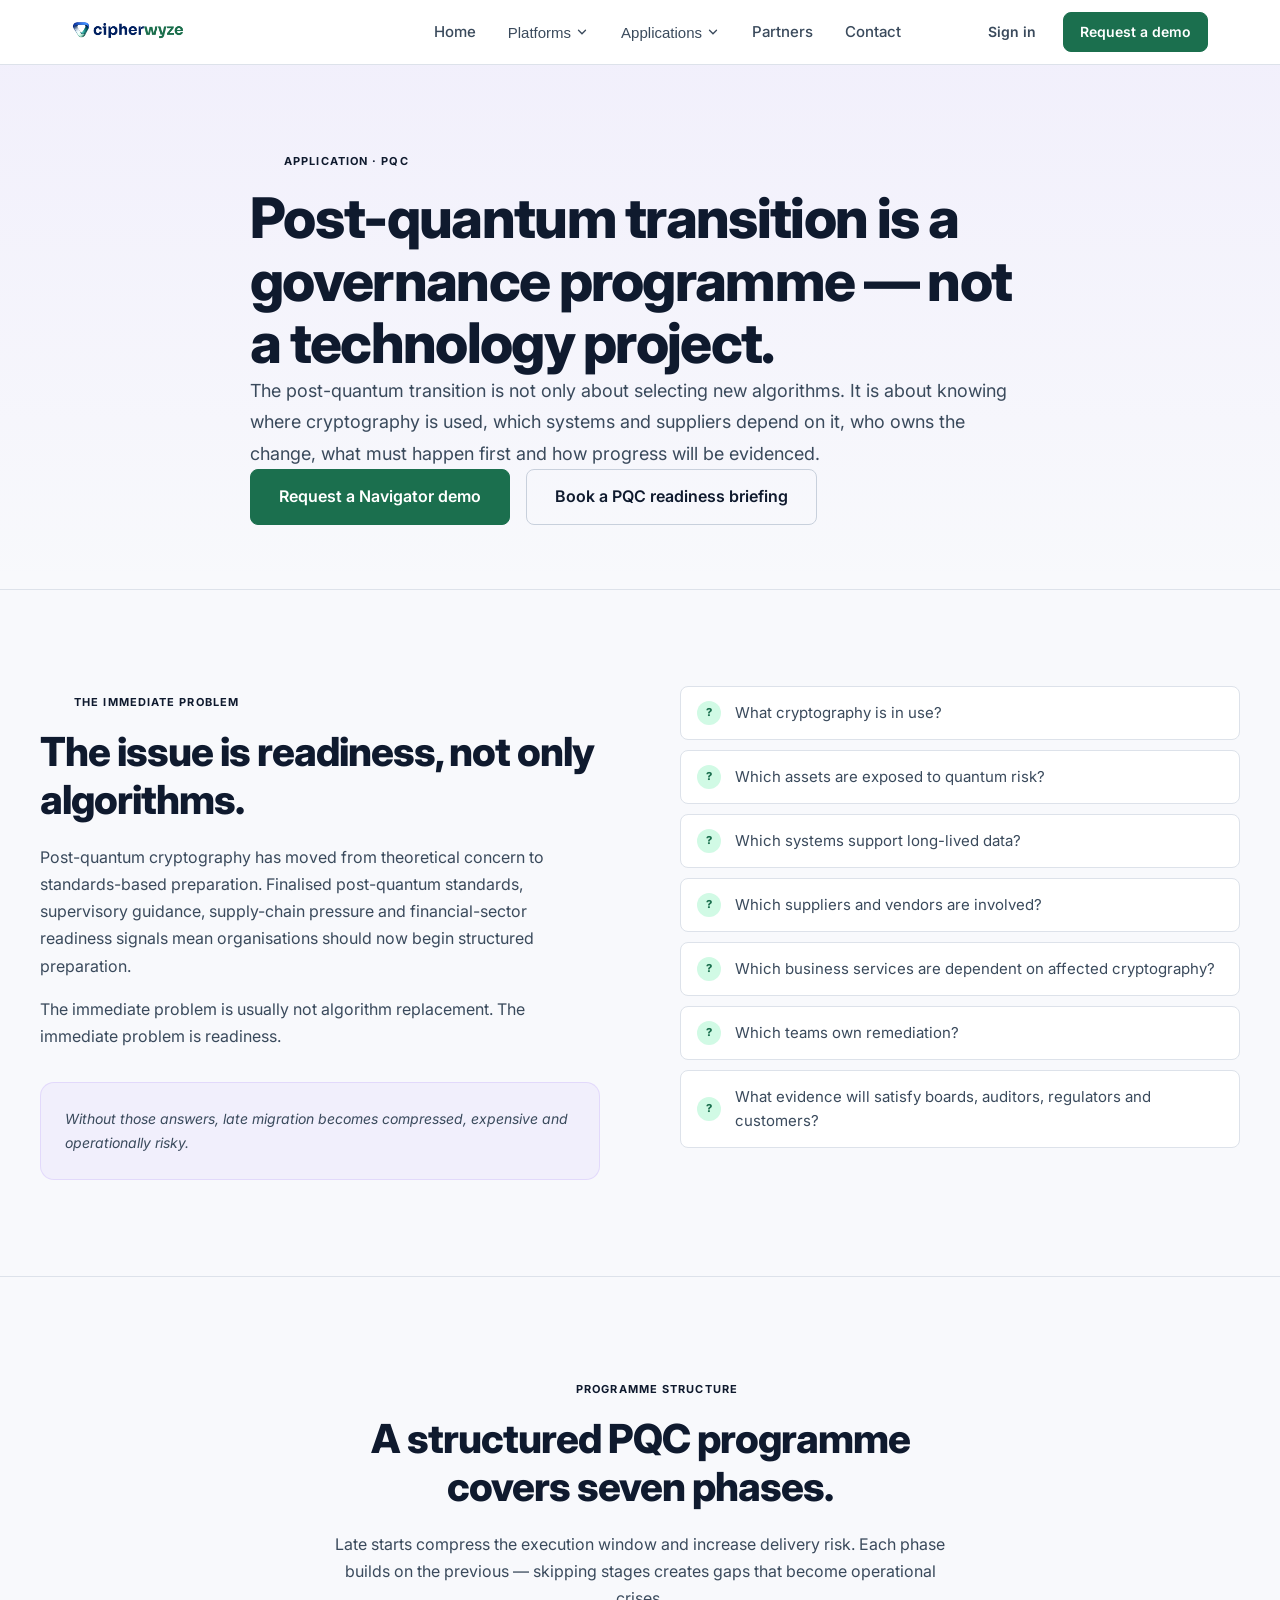
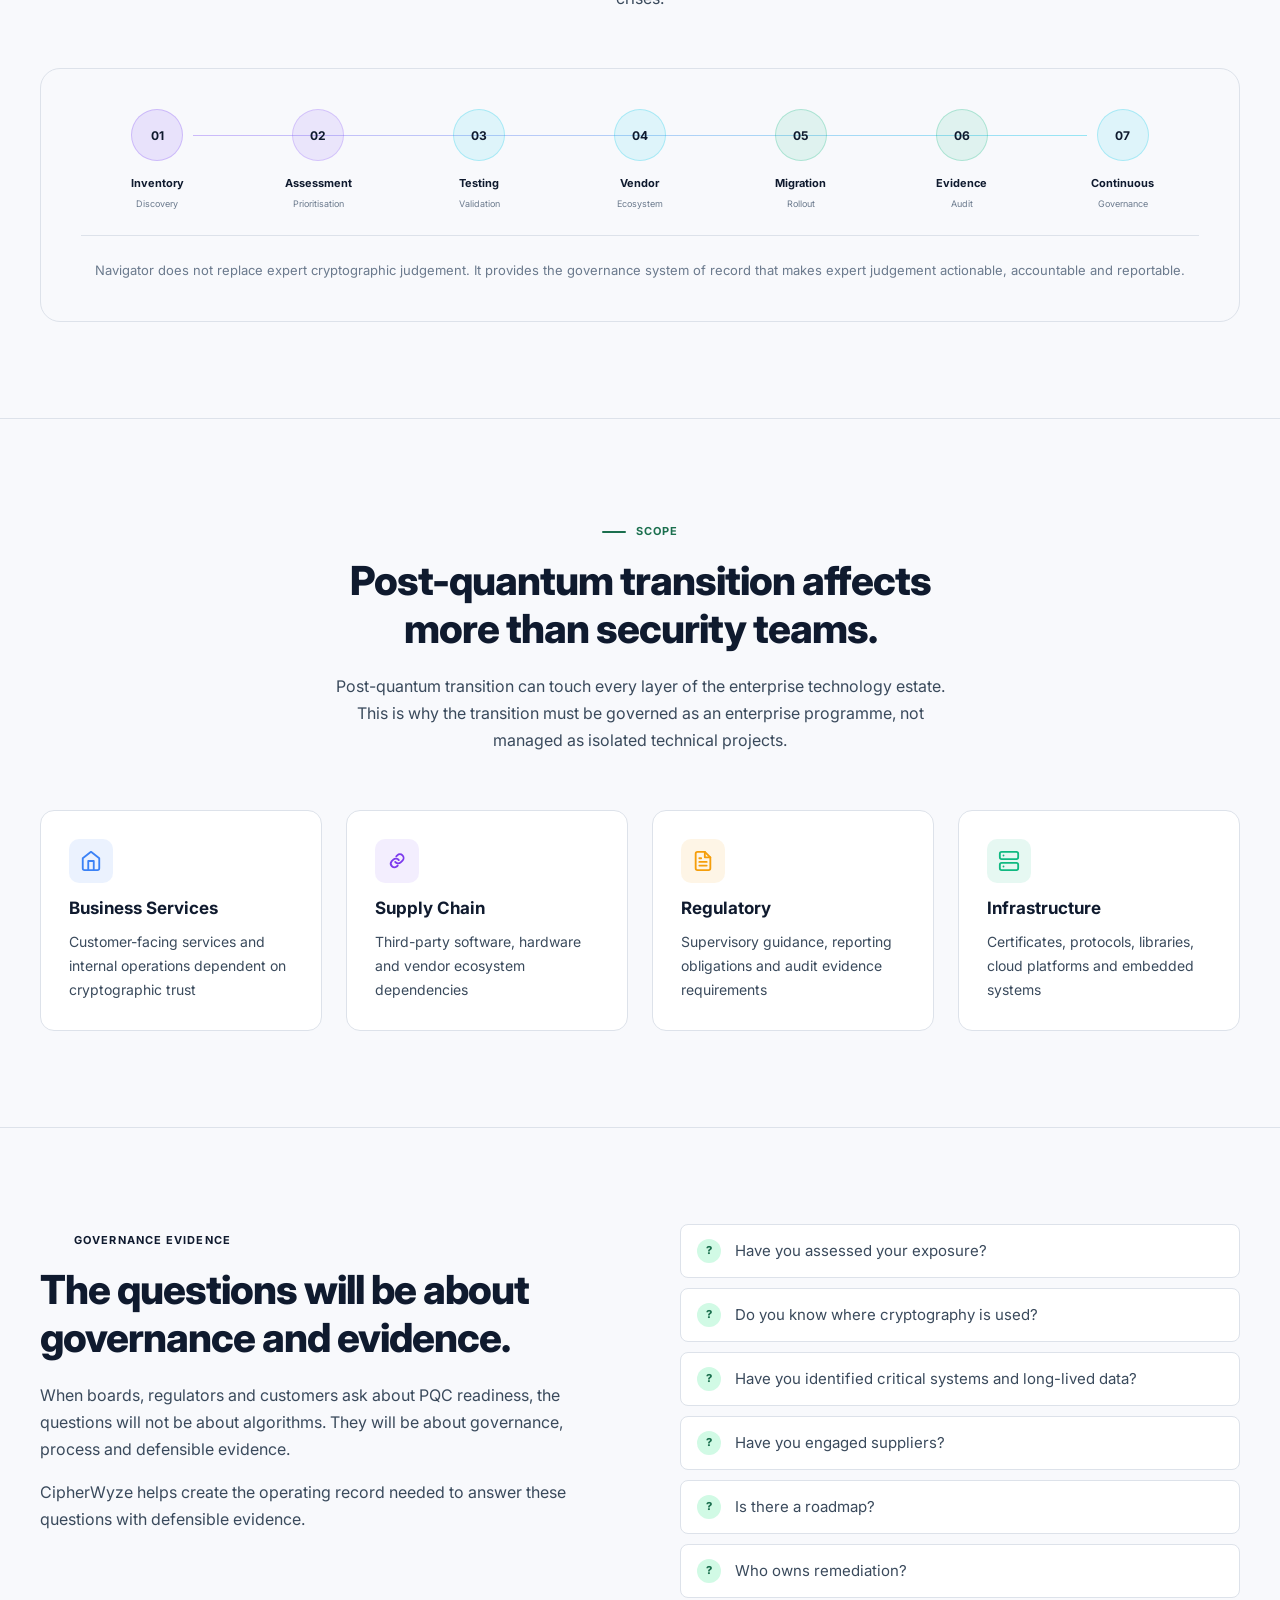
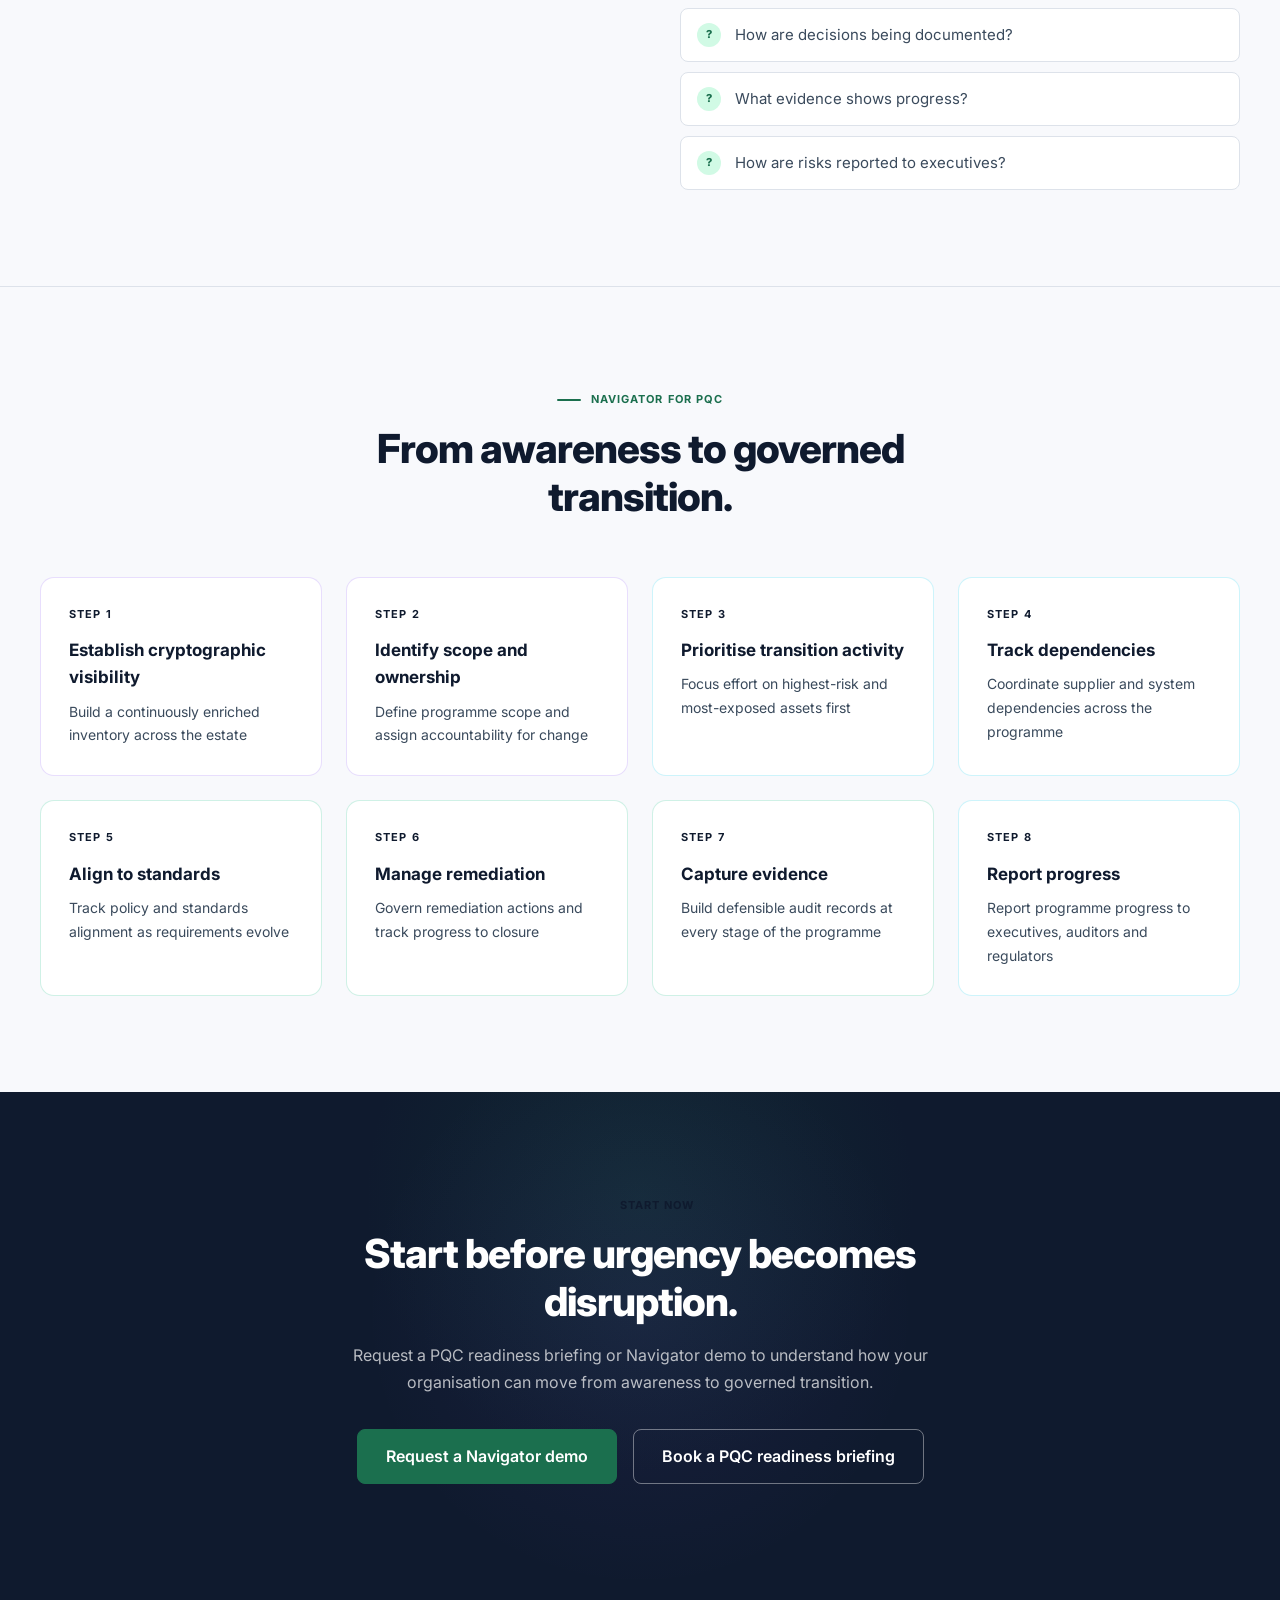
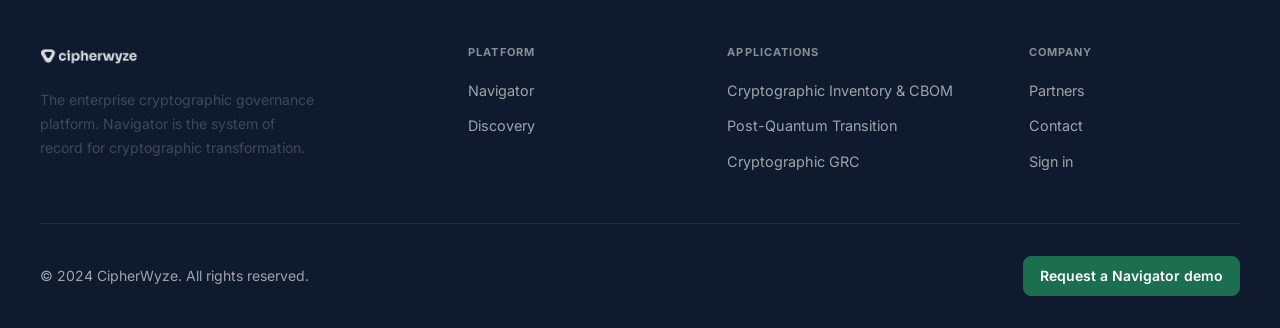
<file: post-quantum.html>
<!DOCTYPE html>
<html lang="en">
<head>
  <meta charset="UTF-8">
  <meta name="viewport" content="width=device-width, initial-scale=1.0">
  <title>Post-Quantum Transition | CipherWyze</title>
  <meta name="description" content="Post-quantum transition is a governance programme. Turn PQC readiness into governed, evidenced execution with Navigator.">
  <link rel="preconnect" href="https://fonts.googleapis.com">
  <link rel="stylesheet" href="styles.css">
</head>
<body>
<div class="page-wrapper"><div class="page-content">

<nav class="nav">
  <div class="nav-inner">
    <a href="index.html" class="nav-logo"><img src="assets/cipherwyze-logo.png" alt="CipherWyze" height="32"></a>
    <div class="nav-links">
      <a href="index.html" class="nav-link">Home</a>
      <div class="nav-item"><button class="nav-link">Platforms <svg class="chevron" viewBox="0 0 16 16" fill="none"><path d="M4 6l4 4 4-4" stroke="currentColor" stroke-width="1.5" stroke-linecap="round"/></svg></button><div class="nav-dropdown"><div class="dd-label">Platforms</div><a href="navigator.html" class="dd-link"><div><div class="dd-link-text">Navigator</div><div class="dd-link-sub">Cryptographic governance platform</div></div></a><a href="discovery.html" class="dd-link"><div><div class="dd-link-text">Discovery</div><div class="dd-link-sub">Cryptographic evidence engine</div></div></a></div></div>
      <div class="nav-item"><button class="nav-link">Applications <svg class="chevron" viewBox="0 0 16 16" fill="none"><path d="M4 6l4 4 4-4" stroke="currentColor" stroke-width="1.5" stroke-linecap="round"/></svg></button><div class="nav-dropdown" style="min-width:280px"><div class="dd-label">Applications</div><a href="cryptographic-inventory.html" class="dd-link"><div><div class="dd-link-text">Cryptographic Inventory &amp; CBOM</div></div></a><a href="post-quantum.html" class="dd-link"><div><div class="dd-link-text">Post-Quantum Transition</div></div></a><a href="grc.html" class="dd-link"><div><div class="dd-link-text">Cryptographic GRC</div></div></a></div></div>
      <a href="partners.html" class="nav-link">Partners</a><a href="contact.html" class="nav-link">Contact</a>
    </div>
    <div class="nav-actions"><a href="https://navigator.cipherwyze.com" class="btn btn-ghost btn-sm">Sign in</a><a href="contact.html" class="btn btn-primary btn-sm">Request a demo</a></div>
    <button class="nav-burger" id="nav-burger"><span></span><span></span><span></span></button>
  </div>
  <div class="nav-mobile" id="nav-mobile">
    <a href="index.html" class="nm-link">Home</a>
    <div class="nm-section-title">Platforms</div><a href="navigator.html" class="nm-link nm-sub">Navigator</a><a href="discovery.html" class="nm-link nm-sub">Discovery</a>
    <div class="nm-section-title">Applications</div><a href="cryptographic-inventory.html" class="nm-link nm-sub">Cryptographic Inventory &amp; CBOM</a><a href="post-quantum.html" class="nm-link nm-sub">Post-Quantum Transition</a><a href="grc.html" class="nm-link nm-sub">Cryptographic GRC</a>
    <a href="partners.html" class="nm-link">Partners</a><a href="contact.html" class="nm-link">Contact</a>
    <div class="nm-actions"><a href="https://navigator.cipherwyze.com" class="btn btn-outline">Sign in</a><a href="contact.html" class="btn btn-primary">Request a demo</a></div>
  </div>
</nav>

<!-- PAGE HERO -->
<div class="page-hero" style="background:linear-gradient(180deg,rgba(139,92,246,0.06) 0%,transparent 100%)">
  <div class="page-hero-inner">
    <div class="s-label" style="color:var(--purple)"><span class="s-label-line" style="background:var(--purple)"></span>Application · PQC</div>
    <h1>Post-quantum transition is a governance programme — not a technology project.</h1>
    <p class="lead">The post-quantum transition is not only about selecting new algorithms. It is about knowing where cryptography is used, which systems and suppliers depend on it, who owns the change, what must happen first and how progress will be evidenced.</p>
    <div style="display:flex;gap:1rem;flex-wrap:wrap">
      <a href="contact.html" class="btn btn-primary btn-lg">Request a Navigator demo</a>
      <a href="contact.html" class="btn btn-outline btn-lg">Book a PQC readiness briefing</a>
    </div>
  </div>
</div>

<!-- URGENCY CONTEXT -->
<section class="section">
  <div style="max-width:var(--max-w);margin:0 auto">
    <div style="display:grid;grid-template-columns:1fr 1fr;gap:5rem;align-items:start">
      <div class="aos">
        <div class="s-label" style="color:var(--purple)"><span class="s-label-line" style="background:var(--purple)"></span>The Immediate Problem</div>
        <h2>The issue is readiness, not only algorithms.</h2>
        <p style="margin-top:1.25rem">Post-quantum cryptography has moved from theoretical concern to standards-based preparation. Finalised post-quantum standards, supervisory guidance, supply-chain pressure and financial-sector readiness signals mean organisations should now begin structured preparation.</p>
        <p style="margin-top:1rem">The immediate problem is usually not algorithm replacement. The immediate problem is readiness.</p>
        <div style="margin-top:2rem;background:rgba(139,92,246,0.06);border:1px solid rgba(139,92,246,0.15);border-radius:var(--radius-lg);padding:1.5rem">
          <p style="font-size:0.875rem;font-style:italic;color:var(--text-2)">Without those answers, late migration becomes compressed, expensive and operationally risky.</p>
        </div>
      </div>
      <div class="aos aos-delay-2">
        <div class="n-list">
          <div class="n-item"><span class="n-item-num">?</span>What cryptography is in use?</div>
          <div class="n-item"><span class="n-item-num">?</span>Which assets are exposed to quantum risk?</div>
          <div class="n-item"><span class="n-item-num">?</span>Which systems support long-lived data?</div>
          <div class="n-item"><span class="n-item-num">?</span>Which suppliers and vendors are involved?</div>
          <div class="n-item"><span class="n-item-num">?</span>Which business services are dependent on affected cryptography?</div>
          <div class="n-item"><span class="n-item-num">?</span>Which teams own remediation?</div>
          <div class="n-item"><span class="n-item-num">?</span>What evidence will satisfy boards, auditors, regulators and customers?</div>
        </div>
      </div>
    </div>
  </div>
</section>

<!-- 7 PHASES -->
<section class="section" style="background:var(--bg-surface);border-top:1px solid var(--border);border-bottom:1px solid var(--border)">
  <div style="max-width:var(--max-w);margin:0 auto">
    <div class="aos" style="text-align:center;max-width:640px;margin:0 auto 3.5rem">
      <div class="s-label" style="justify-content:center;color:var(--purple)"><span class="s-label-line" style="background:var(--purple)"></span>Programme Structure</div>
      <h2>A structured PQC programme covers seven phases.</h2>
      <p style="margin-top:1.25rem">Late starts compress the execution window and increase delivery risk. Each phase builds on the previous — skipping stages creates gaps that become operational crises.</p>
    </div>
    <!-- Phase timeline -->
    <div class="aos aos-delay-1" style="background:var(--bg-card);border:1px solid var(--border);border-radius:var(--radius-xl);padding:2.5rem">
      <div style="display:grid;grid-template-columns:repeat(7,1fr);gap:0.5rem;position:relative">
        <!-- Connecting line -->
        <div style="position:absolute;top:26px;left:10%;right:10%;height:1px;background:linear-gradient(90deg,rgba(139,92,246,0.4),rgba(6,200,232,0.4));z-index:0"></div>
        <div style="text-align:center;position:relative;z-index:1">
          <div style="width:52px;height:52px;border-radius:50%;background:rgba(139,92,246,0.15);border:1px solid rgba(139,92,246,0.3);display:flex;align-items:center;justify-content:center;margin:0 auto 0.875rem;font-size:0.75rem;font-weight:700;color:var(--purple)">01</div>
          <div style="font-size:0.6875rem;font-weight:700;color:var(--text)">Inventory</div>
          <div style="font-size:0.5625rem;color:var(--text-3);margin-top:0.25rem">Discovery</div>
        </div>
        <div style="text-align:center;position:relative;z-index:1">
          <div style="width:52px;height:52px;border-radius:50%;background:rgba(139,92,246,0.12);border:1px solid rgba(139,92,246,0.25);display:flex;align-items:center;justify-content:center;margin:0 auto 0.875rem;font-size:0.75rem;font-weight:700;color:var(--purple)">02</div>
          <div style="font-size:0.6875rem;font-weight:700;color:var(--text)">Assessment</div>
          <div style="font-size:0.5625rem;color:var(--text-3);margin-top:0.25rem">Prioritisation</div>
        </div>
        <div style="text-align:center;position:relative;z-index:1">
          <div style="width:52px;height:52px;border-radius:50%;background:rgba(6,200,232,0.1);border:1px solid rgba(6,200,232,0.25);display:flex;align-items:center;justify-content:center;margin:0 auto 0.875rem;font-size:0.75rem;font-weight:700;color:var(--cyan)">03</div>
          <div style="font-size:0.6875rem;font-weight:700;color:var(--text)">Testing</div>
          <div style="font-size:0.5625rem;color:var(--text-3);margin-top:0.25rem">Validation</div>
        </div>
        <div style="text-align:center;position:relative;z-index:1">
          <div style="width:52px;height:52px;border-radius:50%;background:rgba(6,200,232,0.1);border:1px solid rgba(6,200,232,0.25);display:flex;align-items:center;justify-content:center;margin:0 auto 0.875rem;font-size:0.75rem;font-weight:700;color:var(--cyan)">04</div>
          <div style="font-size:0.6875rem;font-weight:700;color:var(--text)">Vendor</div>
          <div style="font-size:0.5625rem;color:var(--text-3);margin-top:0.25rem">Ecosystem</div>
        </div>
        <div style="text-align:center;position:relative;z-index:1">
          <div style="width:52px;height:52px;border-radius:50%;background:rgba(16,185,129,0.1);border:1px solid rgba(16,185,129,0.25);display:flex;align-items:center;justify-content:center;margin:0 auto 0.875rem;font-size:0.75rem;font-weight:700;color:var(--emerald)">05</div>
          <div style="font-size:0.6875rem;font-weight:700;color:var(--text)">Migration</div>
          <div style="font-size:0.5625rem;color:var(--text-3);margin-top:0.25rem">Rollout</div>
        </div>
        <div style="text-align:center;position:relative;z-index:1">
          <div style="width:52px;height:52px;border-radius:50%;background:rgba(16,185,129,0.1);border:1px solid rgba(16,185,129,0.25);display:flex;align-items:center;justify-content:center;margin:0 auto 0.875rem;font-size:0.75rem;font-weight:700;color:var(--emerald)">06</div>
          <div style="font-size:0.6875rem;font-weight:700;color:var(--text)">Evidence</div>
          <div style="font-size:0.5625rem;color:var(--text-3);margin-top:0.25rem">Audit</div>
        </div>
        <div style="text-align:center;position:relative;z-index:1">
          <div style="width:52px;height:52px;border-radius:50%;background:rgba(6,200,232,0.1);border:1px solid rgba(6,200,232,0.25);display:flex;align-items:center;justify-content:center;margin:0 auto 0.875rem;font-size:0.75rem;font-weight:700;color:var(--cyan)">07</div>
          <div style="font-size:0.6875rem;font-weight:700;color:var(--text)">Continuous</div>
          <div style="font-size:0.5625rem;color:var(--text-3);margin-top:0.25rem">Governance</div>
        </div>
      </div>
      <div style="margin-top:1.5rem;padding-top:1.5rem;border-top:1px solid var(--border);font-size:0.8125rem;color:var(--text-3);text-align:center">
        Navigator does not replace expert cryptographic judgement. It provides the governance system of record that makes expert judgement actionable, accountable and reportable.
      </div>
    </div>
  </div>
</section>

<!-- ENTERPRISE IMPACT -->
<section class="section">
  <div style="max-width:var(--max-w);margin:0 auto">
    <div class="aos" style="text-align:center;max-width:640px;margin:0 auto 3.5rem">
      <div class="s-label" style="justify-content:center"><span class="s-label-line"></span>Scope</div>
      <h2>Post-quantum transition affects more than security teams.</h2>
      <p style="margin-top:1.25rem">Post-quantum transition can touch every layer of the enterprise technology estate. This is why the transition must be governed as an enterprise programme, not managed as isolated technical projects.</p>
    </div>
    <div class="grid g4 aos aos-delay-1">
      <div class="card"><div style="width:44px;height:44px;border-radius:0.625rem;background:rgba(59,130,246,0.1);display:flex;align-items:center;justify-content:center;margin-bottom:0.75rem"><svg width="22" height="22" viewBox="0 0 24 24" fill="none" stroke="#3B82F6" stroke-width="2" stroke-linecap="round" stroke-linejoin="round"><path d="M3 9l9-7 9 7v11a2 2 0 0 1-2 2H5a2 2 0 0 1-2-2z"/><polyline points="9 22 9 12 15 12 15 22"/></svg></div><h5>Business Services</h5><p style="font-size:0.875rem;margin-top:0.5rem">Customer-facing services and internal operations dependent on cryptographic trust</p></div>
      <div class="card"><div style="width:44px;height:44px;border-radius:0.625rem;background:rgba(139,92,246,0.1);display:flex;align-items:center;justify-content:center;margin-bottom:0.75rem"><svg width="22" height="22" viewBox="0 0 24 24" fill="none" stroke="#7C3AED" stroke-width="2" stroke-linecap="round" stroke-linejoin="round"><path d="M10 13a4 4 0 0 0 6 .5l2-2a4 4 0 0 0-5.7-5.7l-1.1 1.1"/><path d="M14 11a4 4 0 0 0-6-.5l-2 2A4 4 0 0 0 11.7 18l1.1-1.1"/></svg></div><h5>Supply Chain</h5><p style="font-size:0.875rem;margin-top:0.5rem">Third-party software, hardware and vendor ecosystem dependencies</p></div>
      <div class="card"><div style="width:44px;height:44px;border-radius:0.625rem;background:rgba(245,158,11,0.1);display:flex;align-items:center;justify-content:center;margin-bottom:0.75rem"><svg width="22" height="22" viewBox="0 0 24 24" fill="none" stroke="#F59E0B" stroke-width="2" stroke-linecap="round" stroke-linejoin="round"><path d="M14 2H6a2 2 0 0 0-2 2v16a2 2 0 0 0 2 2h12a2 2 0 0 0 2-2V8z"/><polyline points="14 2 14 8 20 8"/><line x1="16" y1="13" x2="8" y2="13"/><line x1="16" y1="17" x2="8" y2="17"/><polyline points="10 9 9 9 8 9"/></svg></div><h5>Regulatory</h5><p style="font-size:0.875rem;margin-top:0.5rem">Supervisory guidance, reporting obligations and audit evidence requirements</p></div>
      <div class="card"><div style="width:44px;height:44px;border-radius:0.625rem;background:rgba(16,185,129,0.1);display:flex;align-items:center;justify-content:center;margin-bottom:0.75rem"><svg width="22" height="22" viewBox="0 0 24 24" fill="none" stroke="#10B981" stroke-width="2" stroke-linecap="round" stroke-linejoin="round"><rect x="2" y="2" width="20" height="8" rx="2"/><rect x="2" y="14" width="20" height="8" rx="2"/><line x1="6" y1="6" x2="6.01" y2="6"/><line x1="6" y1="18" x2="6.01" y2="18"/></svg></div><h5>Infrastructure</h5><p style="font-size:0.875rem;margin-top:0.5rem">Certificates, protocols, libraries, cloud platforms and embedded systems</p></div>
    </div>
  </div>
</section>

<!-- GOVERNANCE QUESTIONS -->
<section class="section" style="background:var(--bg-surface);border-top:1px solid var(--border);border-bottom:1px solid var(--border)">
  <div style="max-width:var(--max-w);margin:0 auto">
    <div style="display:grid;grid-template-columns:1fr 1fr;gap:5rem;align-items:start">
      <div class="aos">
        <div class="s-label" style="color:var(--purple)"><span class="s-label-line" style="background:var(--purple)"></span>Governance Evidence</div>
        <h2>The questions will be about governance and evidence.</h2>
        <p style="margin-top:1.25rem">When boards, regulators and customers ask about PQC readiness, the questions will not be about algorithms. They will be about governance, process and defensible evidence.</p>
        <p style="margin-top:1rem">CipherWyze helps create the operating record needed to answer these questions with defensible evidence.</p>
      </div>
      <div class="aos aos-delay-2">
        <div class="n-list">
          <div class="n-item"><span class="n-item-num">?</span>Have you assessed your exposure?</div>
          <div class="n-item"><span class="n-item-num">?</span>Do you know where cryptography is used?</div>
          <div class="n-item"><span class="n-item-num">?</span>Have you identified critical systems and long-lived data?</div>
          <div class="n-item"><span class="n-item-num">?</span>Have you engaged suppliers?</div>
          <div class="n-item"><span class="n-item-num">?</span>Is there a roadmap?</div>
          <div class="n-item"><span class="n-item-num">?</span>Who owns remediation?</div>
          <div class="n-item"><span class="n-item-num">?</span>How are decisions being documented?</div>
          <div class="n-item"><span class="n-item-num">?</span>What evidence shows progress?</div>
          <div class="n-item"><span class="n-item-num">?</span>How are risks reported to executives?</div>
        </div>
      </div>
    </div>
  </div>
</section>

<!-- FROM AWARENESS TO TRANSITION -->
<section class="section">
  <div style="max-width:var(--max-w);margin:0 auto">
    <div class="aos" style="text-align:center;max-width:640px;margin:0 auto 3.5rem">
      <div class="s-label" style="justify-content:center"><span class="s-label-line"></span>Navigator for PQC</div>
      <h2>From awareness to governed transition.</h2>
    </div>
    <div class="grid g4 aos aos-delay-1">
      <div class="card" style="border-color:rgba(139,92,246,0.2)"><div style="font-size:0.6875rem;font-weight:700;color:var(--purple);text-transform:uppercase;letter-spacing:0.1em;margin-bottom:0.875rem">Step 1</div><h5>Establish cryptographic visibility</h5><p style="font-size:0.875rem;margin-top:0.5rem">Build a continuously enriched inventory across the estate</p></div>
      <div class="card" style="border-color:rgba(139,92,246,0.2)"><div style="font-size:0.6875rem;font-weight:700;color:var(--purple);text-transform:uppercase;letter-spacing:0.1em;margin-bottom:0.875rem">Step 2</div><h5>Identify scope and ownership</h5><p style="font-size:0.875rem;margin-top:0.5rem">Define programme scope and assign accountability for change</p></div>
      <div class="card" style="border-color:rgba(6,200,232,0.2)"><div style="font-size:0.6875rem;font-weight:700;color:var(--cyan);text-transform:uppercase;letter-spacing:0.1em;margin-bottom:0.875rem">Step 3</div><h5>Prioritise transition activity</h5><p style="font-size:0.875rem;margin-top:0.5rem">Focus effort on highest-risk and most-exposed assets first</p></div>
      <div class="card" style="border-color:rgba(6,200,232,0.2)"><div style="font-size:0.6875rem;font-weight:700;color:var(--cyan);text-transform:uppercase;letter-spacing:0.1em;margin-bottom:0.875rem">Step 4</div><h5>Track dependencies</h5><p style="font-size:0.875rem;margin-top:0.5rem">Coordinate supplier and system dependencies across the programme</p></div>
      <div class="card" style="border-color:rgba(16,185,129,0.2)"><div style="font-size:0.6875rem;font-weight:700;color:var(--emerald);text-transform:uppercase;letter-spacing:0.1em;margin-bottom:0.875rem">Step 5</div><h5>Align to standards</h5><p style="font-size:0.875rem;margin-top:0.5rem">Track policy and standards alignment as requirements evolve</p></div>
      <div class="card" style="border-color:rgba(16,185,129,0.2)"><div style="font-size:0.6875rem;font-weight:700;color:var(--emerald);text-transform:uppercase;letter-spacing:0.1em;margin-bottom:0.875rem">Step 6</div><h5>Manage remediation</h5><p style="font-size:0.875rem;margin-top:0.5rem">Govern remediation actions and track progress to closure</p></div>
      <div class="card" style="border-color:rgba(16,185,129,0.2)"><div style="font-size:0.6875rem;font-weight:700;color:var(--emerald);text-transform:uppercase;letter-spacing:0.1em;margin-bottom:0.875rem">Step 7</div><h5>Capture evidence</h5><p style="font-size:0.875rem;margin-top:0.5rem">Build defensible audit records at every stage of the programme</p></div>
      <div class="card" style="border-color:rgba(6,200,232,0.2)"><div style="font-size:0.6875rem;font-weight:700;color:var(--cyan);text-transform:uppercase;letter-spacing:0.1em;margin-bottom:0.875rem">Step 8</div><h5>Report progress</h5><p style="font-size:0.875rem;margin-top:0.5rem">Report programme progress to executives, auditors and regulators</p></div>
    </div>
  </div>
</section>

<!-- CTA -->
<section class="cta-section">
  <div class="cta-glow" style="background:radial-gradient(circle,rgba(139,92,246,0.08) 0%,transparent 65%)"></div>
  <div class="cta-inner aos">
    <div class="s-label" style="justify-content:center;color:var(--purple)"><span class="s-label-line" style="background:var(--purple)"></span>Start Now</div>
    <h2>Start before urgency becomes disruption.</h2>
    <p>Request a PQC readiness briefing or Navigator demo to understand how your organisation can move from awareness to governed transition.</p>
    <div class="cta-actions">
      <a href="contact.html" class="btn btn-primary btn-lg">Request a Navigator demo</a>
      <a href="contact.html" class="btn btn-outline btn-lg">Book a PQC readiness briefing</a>
    </div>
  </div>
</section>

<footer class="footer">
  <div class="footer-grid">
    <div class="footer-brand"><a href="index.html" class="footer-logo"><img src="assets/cipherwyze-logo.png" alt="CipherWyze" height="28" style="filter:brightness(0) invert(1);opacity:0.85"></a><p class="footer-brand-desc">The enterprise cryptographic governance platform. Navigator is the system of record for cryptographic transformation.</p></div>
    <div class="footer-col"><h6>Platform</h6><ul><li><a href="navigator.html">Navigator</a></li><li><a href="discovery.html">Discovery</a></li></ul></div>
    <div class="footer-col"><h6>Applications</h6><ul><li><a href="cryptographic-inventory.html">Cryptographic Inventory &amp; CBOM</a></li><li><a href="post-quantum.html">Post-Quantum Transition</a></li><li><a href="grc.html">Cryptographic GRC</a></li></ul></div>
    <div class="footer-col"><h6>Company</h6><ul><li><a href="partners.html">Partners</a></li><li><a href="contact.html">Contact</a></li><li><a href="https://navigator.cipherwyze.com">Sign in</a></li></ul></div>
  </div>
  <div class="footer-bottom"><div>© 2024 CipherWyze. All rights reserved.</div><a href="contact.html" class="btn btn-primary btn-sm">Request a Navigator demo</a></div>
</footer>

</div></div>
<script>
const burger = document.getElementById('nav-burger'); const mobileNav = document.getElementById('nav-mobile');
burger.addEventListener('click', () => { burger.classList.toggle('open'); mobileNav.classList.toggle('open'); });
const observer = new IntersectionObserver((entries) => { entries.forEach(e => { if (e.isIntersecting) { e.target.classList.add('in'); observer.unobserve(e.target); } }); }, { threshold: 0.1, rootMargin: '0px 0px -50px 0px' });
document.querySelectorAll('.aos').forEach(el => observer.observe(el));
</script>
</body></html>
</file>
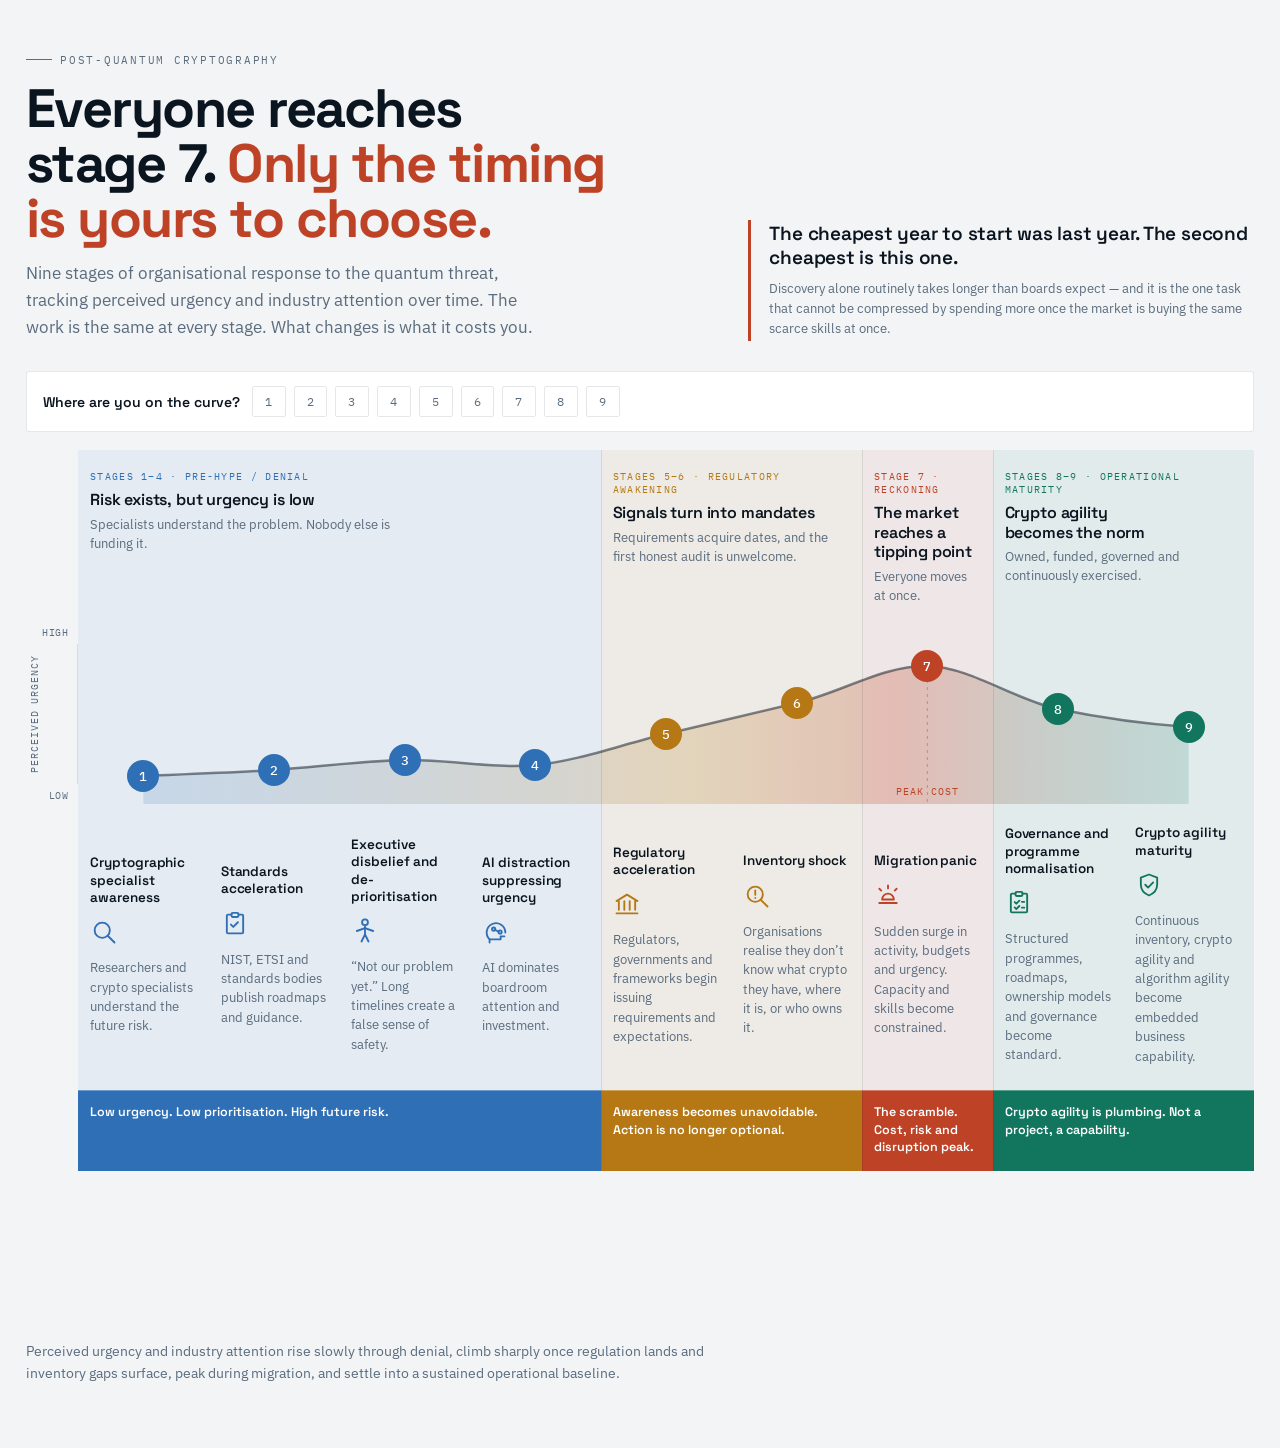
<file: pqc-readiness-curve-diagram.html>
<!DOCTYPE html>
<html lang="en">
<head>
<meta charset="utf-8">
<meta name="viewport" content="width=device-width, initial-scale=1">
<title>The post-quantum readiness curve — where are you?</title>
<meta name="description" content="Nine stages of organisational response to post-quantum cryptography. Find your stage, see what it costs to wait.">
<link rel="preconnect" href="https://fonts.googleapis.com">
<link rel="preconnect" href="https://fonts.gstatic.com" crossorigin>
<link href="https://fonts.googleapis.com/css2?family=IBM+Plex+Mono:wght@400;500&family=IBM+Plex+Sans:wght@400;500&family=Space+Grotesk:wght@500;600;700&display=swap" rel="stylesheet">
<style>
:root{
  --ink:#0B1520;
  --slate:#5A6C7E;
  --paper:#F2F4F6;
  --white:#fff;
  --hair:rgba(11,21,32,.10);
  --p1:#2F6FB5;
  --p2:#B57814;
  --p3:#BE4326;
  --p4:#12765F;
  --display:"Space Grotesk",-apple-system,BlinkMacSystemFont,sans-serif;
  --body:"IBM Plex Sans",-apple-system,BlinkMacSystemFont,sans-serif;
  --mono:"IBM Plex Mono",ui-monospace,monospace;
  --inset:12px;
  --band:180px;
}
*{box-sizing:border-box}
body{margin:0;background:var(--paper);color:var(--ink);font-family:var(--body);-webkit-font-smoothing:antialiased}
:focus-visible{outline:2px solid var(--p1);outline-offset:3px}

.figure{max-width:1460px;margin:0 auto;padding:44px 26px 64px}

/* ---------- hero ---------- */
.hero{display:grid;grid-template-columns:minmax(0,1.35fr) minmax(0,1fr);gap:40px;align-items:end;margin:0 0 30px}
.eyebrow{display:inline-flex;align-items:center;gap:8px;font-family:var(--mono);font-size:11px;letter-spacing:.16em;text-transform:uppercase;color:var(--slate);margin:0 0 14px}
.eyebrow s{width:26px;height:1px;background:currentColor;text-decoration:none}
.hero h1{font-family:var(--display);font-weight:700;font-size:clamp(30px,4.4vw,54px);line-height:1.02;letter-spacing:-.028em;margin:0 0 14px;text-wrap:balance}
.hero h1 mark{background:none;color:var(--p3)}
.hero .lede{margin:0;color:var(--slate);font-size:17px;line-height:1.6;max-width:52ch}
.pitch{border-left:3px solid var(--p3);padding:2px 0 2px 18px}
.pitch p{margin:0 0 8px;font-family:var(--display);font-weight:600;font-size:19px;line-height:1.3;letter-spacing:-.012em}
.pitch small{display:block;font-size:13px;line-height:1.55;color:var(--slate)}

/* ---------- picker ---------- */
.picker{display:flex;flex-wrap:wrap;align-items:center;gap:8px;margin:0 0 18px;padding:14px 16px;background:var(--white);border:1px solid var(--hair);border-radius:3px}
.picker .q{font-family:var(--display);font-weight:600;font-size:14px;margin-right:4px}
.chip{font-family:var(--mono);font-size:12px;letter-spacing:.06em;padding:7px 12px;border:1px solid var(--hair);background:transparent;border-radius:2px;cursor:pointer;color:var(--slate);transition:all .18s ease}
.chip:hover{border-color:currentColor;color:var(--ink)}
.chip.on{background:var(--ink);border-color:var(--ink);color:#fff}

/* ---------- board ---------- */
.board{display:grid;grid-template-columns:52px repeat(9,minmax(0,1fr));grid-template-rows:auto var(--band) auto auto;grid-auto-columns:0}
.zone{grid-row:1/5;z-index:0;background:currentColor;opacity:.07;transition:opacity .3s ease}
.edge{grid-row:1/5;z-index:3;border-left:1px solid var(--hair);pointer-events:none}

.gutter{grid-column:1/2;grid-row:2;z-index:1;position:relative}
.gutter b{position:absolute;right:9px;font-family:var(--mono);font-weight:400;font-size:10px;letter-spacing:.08em;text-transform:uppercase;color:var(--slate)}
.gutter b.hi{top:2px}
.gutter b.lo{bottom:2px}
.gutter u{position:absolute;left:2px;top:50%;transform:translateY(-50%) rotate(180deg);writing-mode:vertical-rl;text-decoration:none;font-family:var(--mono);font-size:9.5px;letter-spacing:.1em;text-transform:uppercase;color:var(--slate);white-space:nowrap}
.gutter i{position:absolute;right:0;top:20px;bottom:20px;width:1px;background:var(--hair)}

.band{grid-column:2/-1;grid-row:2;z-index:1;position:relative}
.band svg.plot{position:absolute;inset:0;width:100%;height:100%;display:block;transition:clip-path 1.6s cubic-bezier(.2,.7,.3,1)}
.band svg.plot.pre{clip-path:inset(0 100% 0 0)}
.node{position:absolute;transform:translate(-50%,-50%);width:32px;height:32px;border-radius:50%;display:flex;align-items:center;justify-content:center;font-family:var(--mono);font-size:13px;font-weight:500;background:currentColor;cursor:pointer;border:0;padding:0;transition:opacity .4s ease,box-shadow .25s ease,width .25s ease,height .25s ease}
.node em{font-style:normal;color:#fff}
.node.on{width:40px;height:40px;box-shadow:0 0 0 5px rgba(255,255,255,.85),0 0 0 6px currentColor}
.peak{position:absolute;transform:translate(-50%,-50%);width:32px;height:32px;border-radius:50%;border:1px solid var(--p3);pointer-events:none;opacity:0}
.peak.go{animation:ping 2.6s ease-out infinite}
@keyframes ping{0%{opacity:.7;transform:translate(-50%,-50%) scale(1)}70%{opacity:0;transform:translate(-50%,-50%) scale(2.3)}100%{opacity:0}}
.peaklabel{position:absolute;left:72.222%;bottom:6px;transform:translateX(-50%);font-family:var(--mono);font-size:9.5px;letter-spacing:.1em;text-transform:uppercase;color:var(--p3);white-space:nowrap}

.phdr{grid-row:1;z-index:1;position:relative;padding:20px var(--inset)}
.phdr .rng{font-family:var(--mono);font-size:10px;letter-spacing:.13em;text-transform:uppercase;display:block;margin:0 0 7px}
.phdr h2{font-family:var(--display);font-weight:600;font-size:16px;letter-spacing:-.01em;margin:0 0 5px;line-height:1.22;text-wrap:balance}
.phdr p{margin:0;font-size:12.5px;line-height:1.5;color:var(--slate);max-width:38ch}

.col{grid-row:3;z-index:1;position:relative;padding:20px var(--inset) 24px;cursor:pointer;background:transparent;border:0;text-align:left;font:inherit;transition:background .22s ease,opacity .22s ease}
.col:hover{background:rgba(255,255,255,.55)}
.col.on{background:var(--white);box-shadow:0 1px 0 rgba(11,21,32,.06)}
.board.picked .col:not(.on){opacity:.42}
.col .n{display:none}
.col h3{font-family:var(--display);font-weight:600;font-size:13.5px;line-height:1.28;letter-spacing:-.004em;color:var(--ink);margin:0 0 12px;hyphens:auto;overflow-wrap:break-word}
.col .ico{display:block;width:28px;height:28px;margin:0 0 12px}
.col .ico svg{width:100%;height:100%;display:block;fill:none;stroke:currentColor;stroke-width:1.6;stroke-linecap:round;stroke-linejoin:round}
.col p{margin:0;font-size:12.5px;line-height:1.55;color:var(--slate);hyphens:auto;overflow-wrap:break-word}

.banner{grid-row:4;z-index:1;position:relative;margin:0;padding:13px var(--inset) 14px;background:currentColor;font-family:var(--display);font-weight:600;font-size:12.5px;line-height:1.42;border-top:1px solid rgba(255,255,255,.3)}
.banner em{font-style:normal;color:#fff}

/* ---------- verdict ---------- */
.verdict{margin:22px 0 0;background:var(--ink);color:#fff;border-radius:3px;display:grid;grid-template-columns:minmax(0,1.5fr) minmax(0,1fr) auto;gap:28px;align-items:center;padding:24px 26px;opacity:0;transform:translateY(8px);transition:opacity .35s ease,transform .35s ease}
.verdict.show{opacity:1;transform:none}
.verdict .vtag{font-family:var(--mono);font-size:10px;letter-spacing:.14em;text-transform:uppercase;display:block;margin:0 0 8px}
.verdict h3{font-family:var(--display);font-weight:600;font-size:20px;line-height:1.25;letter-spacing:-.014em;margin:0 0 6px;text-wrap:balance}
.verdict p{margin:0;font-size:14px;line-height:1.6;color:rgba(255,255,255,.7)}
.meters{display:grid;gap:9px}
.meter{display:grid;grid-template-columns:112px 1fr;align-items:center;gap:10px}
.meter span{font-family:var(--mono);font-size:10px;letter-spacing:.1em;text-transform:uppercase;color:rgba(255,255,255,.55)}
.meter i{display:flex;gap:4px}
.meter i b{width:16px;height:4px;border-radius:2px;background:rgba(255,255,255,.18);transition:background .3s ease}
.meter i b.f{background:currentColor}
.cta{display:inline-flex;align-items:center;gap:9px;background:#fff;color:var(--ink);font-family:var(--display);font-weight:600;font-size:14px;padding:14px 20px;border-radius:2px;text-decoration:none;white-space:nowrap;transition:transform .18s ease}
.cta:hover{transform:translateY(-2px)}
.cta s{text-decoration:none}

.caption{max-width:740px;margin:24px 0 0;font-size:13.5px;line-height:1.65;color:var(--slate)}

@media(max-width:1180px){
  .hero{grid-template-columns:1fr;gap:22px;align-items:start}
  .verdict{grid-template-columns:1fr;gap:20px}
}
@media(max-width:1100px){
  :root{--inset:10px}
  .col h3{font-size:13px}
  .col p,.phdr p{font-size:12px}
}
@media(max-width:900px){
  .figure{padding:32px 18px 44px}
  .board{grid-template-columns:1fr}
  .board > *{grid-column:1/-1!important;grid-row:auto!important}
  .zone,.edge,.gutter{display:none}
  .band{height:170px;margin:0 0 20px}
  .node{width:26px;height:26px;font-size:11px}
  .node.on{width:32px;height:32px}
  .phdr{padding:18px 0 10px}
  .phdr h2{font-size:19px}
  .phdr p{font-size:14px}
  .col{padding:14px 0 14px 14px;border-left:3px solid currentColor;display:grid;grid-template-columns:28px 1fr;column-gap:12px;align-items:start}
  .col .n{display:block;grid-column:2;font-family:var(--mono);font-size:10px;letter-spacing:.12em;margin:0 0 4px}
  .col .ico{grid-column:1;grid-row:1/3;margin:2px 0 0}
  .col h3{grid-column:2;font-size:16px;margin:0 0 5px}
  .col p{grid-column:2;font-size:14px}
  .banner{margin:10px 0 4px;padding:14px;font-size:15px;border-radius:2px}
  .cta{width:100%;justify-content:center}
}
@media (prefers-reduced-motion:reduce){
  .band svg.plot,.band svg.plot.pre{clip-path:none!important;transition:none!important}
  .node,.verdict{opacity:1!important;transform:none!important;transition:none!important}
  .peak.go{animation:none}
  *{scroll-behavior:auto}
}
@media print{.board{page-break-inside:avoid}.band svg.plot.pre{clip-path:none}.picker,.verdict{display:none}}
</style>
</head>
<body>

<figure class="figure">

  <div class="hero">
    <div>
      <p class="eyebrow"><s></s>Post-quantum cryptography</p>
      <h1>Everyone reaches stage 7. <mark>Only the timing is yours to choose.</mark></h1>
      <p class="lede">Nine stages of organisational response to the quantum threat, tracking perceived urgency and industry attention over time. The work is the same at every stage. What changes is what it costs you.</p>
    </div>
    <div class="pitch">
      <p>The cheapest year to start was last year. The second cheapest is this one.</p>
      <small>Discovery alone routinely takes longer than boards expect — and it is the one task that cannot be compressed by spending more once the market is buying the same scarce skills at once.</small>
    </div>
  </div>

  <div class="picker">
    <span class="q">Where are you on the curve?</span>
    <button class="chip" data-i="0" type="button">1</button>
    <button class="chip" data-i="1" type="button">2</button>
    <button class="chip" data-i="2" type="button">3</button>
    <button class="chip" data-i="3" type="button">4</button>
    <button class="chip" data-i="4" type="button">5</button>
    <button class="chip" data-i="5" type="button">6</button>
    <button class="chip" data-i="6" type="button">7</button>
    <button class="chip" data-i="7" type="button">8</button>
    <button class="chip" data-i="8" type="button">9</button>
  </div>

  <div class="board" id="board">

    <div class="zone" style="grid-column:2/6;color:var(--p1)"></div>
    <div class="zone" style="grid-column:6/8;color:var(--p2)"></div>
    <div class="zone" style="grid-column:8/9;color:var(--p3)"></div>
    <div class="zone" style="grid-column:9/11;color:var(--p4)"></div>
    <div class="edge" style="grid-column:6/8"></div>
    <div class="edge" style="grid-column:8/9"></div>
    <div class="edge" style="grid-column:9/11"></div>

    <div class="gutter">
      <b class="hi">High</b><u>Perceived urgency</u><i></i><b class="lo">Low</b>
    </div>

    <div class="band">
      <svg class="plot" viewBox="0 0 900 180" preserveAspectRatio="none" aria-hidden="true" focusable="false">
        <defs>
          <linearGradient id="fade" x1="0" y1="0" x2="1" y2="0">
            <stop offset="0%" stop-color="#2F6FB5" stop-opacity=".16"/>
            <stop offset="52%" stop-color="#B57814" stop-opacity=".2"/>
            <stop offset="72%" stop-color="#BE4326" stop-opacity=".26"/>
            <stop offset="100%" stop-color="#12765F" stop-opacity=".16"/>
          </linearGradient>
        </defs>
        <path fill="url(#fade)" stroke="none"
          d="M50,152 C66.7,151 116.7,149 150,146 C183.3,143 216.7,137 250,136 C283.3,135 316.7,145 350,141 C383.3,137 416.7,120 450,110 C483.3,100 516.7,89 550,79 C583.3,69 616.7,41 650,42 C683.3,43 716.7,76 750,85 C783.3,94 816.7,100 850,103 L850,180 L50,180 Z"/>
        <path stroke="#BE4326" stroke-opacity=".45" stroke-width="1" stroke-dasharray="3 4" vector-effect="non-scaling-stroke" d="M650,42 L650,180"/>
        <path fill="none" stroke="#0B1520" stroke-opacity=".5" stroke-width="2.5" stroke-linecap="round" vector-effect="non-scaling-stroke"
          d="M50,152 C66.7,151 116.7,149 150,146 C183.3,143 216.7,137 250,136 C283.3,135 316.7,145 350,141 C383.3,137 416.7,120 450,110 C483.3,100 516.7,89 550,79 C583.3,69 616.7,41 650,42 C683.3,43 716.7,76 750,85 C783.3,94 816.7,100 850,103"/>
      </svg>
      <span class="peak" id="peak" style="left:72.222%;top:42px"></span>
      <span class="peaklabel">Peak cost</span>
      <button class="node" data-i="0" type="button" aria-label="Stage 1" style="left:5.556%;top:152px;color:var(--p1)"><em>1</em></button>
      <button class="node" data-i="1" type="button" aria-label="Stage 2" style="left:16.667%;top:146px;color:var(--p1)"><em>2</em></button>
      <button class="node" data-i="2" type="button" aria-label="Stage 3" style="left:27.778%;top:136px;color:var(--p1)"><em>3</em></button>
      <button class="node" data-i="3" type="button" aria-label="Stage 4" style="left:38.889%;top:141px;color:var(--p1)"><em>4</em></button>
      <button class="node" data-i="4" type="button" aria-label="Stage 5" style="left:50%;top:110px;color:var(--p2)"><em>5</em></button>
      <button class="node" data-i="5" type="button" aria-label="Stage 6" style="left:61.111%;top:79px;color:var(--p2)"><em>6</em></button>
      <button class="node" data-i="6" type="button" aria-label="Stage 7" style="left:72.222%;top:42px;color:var(--p3)"><em>7</em></button>
      <button class="node" data-i="7" type="button" aria-label="Stage 8" style="left:83.333%;top:85px;color:var(--p4)"><em>8</em></button>
      <button class="node" data-i="8" type="button" aria-label="Stage 9" style="left:94.444%;top:103px;color:var(--p4)"><em>9</em></button>
    </div>

    <div class="phdr" style="grid-column:2/6">
      <span class="rng" style="color:var(--p1)">Stages 1–4 · Pre-hype / denial</span>
      <h2>Risk exists, but urgency is low</h2>
      <p>Specialists understand the problem. Nobody else is funding it.</p>
    </div>
    <button class="col" data-i="0" type="button" style="grid-column:2/3;color:var(--p1)">
      <span class="n">Stage 1</span>
      <h3>Cryptographic specialist awareness</h3>
      <span class="ico"><svg viewBox="0 0 24 24" aria-hidden="true"><circle cx="10.5" cy="10.5" r="6.5"/><path d="M15.4 15.4 21 21"/></svg></span>
      <p>Researchers and crypto specialists understand the future risk.</p>
    </button>
    <button class="col" data-i="1" type="button" style="grid-column:3/4;color:var(--p1)">
      <span class="n">Stage 2</span>
      <h3>Standards acceleration</h3>
      <span class="ico"><svg viewBox="0 0 24 24" aria-hidden="true"><path d="M9 4H6a1 1 0 0 0-1 1v14a1 1 0 0 0 1 1h12a1 1 0 0 0 1-1V5a1 1 0 0 0-1-1h-3"/><rect x="9" y="2.5" width="6" height="3.5" rx="1"/><path d="M8.5 12.5l2 2 4-4"/></svg></span>
      <p>NIST, ETSI and standards bodies publish roadmaps and guidance.</p>
    </button>
    <button class="col" data-i="2" type="button" style="grid-column:4/5;color:var(--p1)">
      <span class="n">Stage 3</span>
      <h3>Executive disbelief and de-prioritisation</h3>
      <span class="ico"><svg viewBox="0 0 24 24" aria-hidden="true"><circle cx="12" cy="4.5" r="2.5"/><path d="M12 8v7"/><path d="M12 9.5 5 12M12 9.5l7 2.5"/><path d="M9 21l3-6 3 6"/></svg></span>
      <p>“Not our problem yet.” Long timelines create a false sense of safety.</p>
    </button>
    <button class="col" data-i="3" type="button" style="grid-column:5/6;color:var(--p1)">
      <span class="n">Stage 4</span>
      <h3>AI distraction suppressing urgency</h3>
      <span class="ico"><svg viewBox="0 0 24 24" aria-hidden="true"><path d="M20 12.5a8 8 0 1 0-13.5 5.8V21"/><path d="M6.5 18.3H16v-2.6h3.2"/><circle cx="10" cy="9.5" r="1.4"/><circle cx="15.5" cy="12" r="1.4"/><path d="M11.3 10.3 14.2 11.6"/></svg></span>
      <p>AI dominates boardroom attention and investment.</p>
    </button>
    <p class="banner" style="grid-column:2/6;color:var(--p1)"><em>Low urgency. Low prioritisation. High future risk.</em></p>

    <div class="phdr" style="grid-column:6/8">
      <span class="rng" style="color:var(--p2)">Stages 5–6 · Regulatory awakening</span>
      <h2>Signals turn into mandates</h2>
      <p>Requirements acquire dates, and the first honest audit is unwelcome.</p>
    </div>
    <button class="col" data-i="4" type="button" style="grid-column:6/7;color:var(--p2)">
      <span class="n">Stage 5</span>
      <h3>Regulatory acceleration</h3>
      <span class="ico"><svg viewBox="0 0 24 24" aria-hidden="true"><path d="M3 9.5 12 4l9 5.5"/><path d="M5 9.5V17M9.7 9.5V17M14.3 9.5V17M19 9.5V17"/><path d="M3 20h18"/></svg></span>
      <p>Regulators, governments and frameworks begin issuing requirements and expectations.</p>
    </button>
    <button class="col" data-i="5" type="button" style="grid-column:7/8;color:var(--p2)">
      <span class="n">Stage 6</span>
      <h3>Inventory shock</h3>
      <span class="ico"><svg viewBox="0 0 24 24" aria-hidden="true"><circle cx="10.5" cy="10.5" r="6.5"/><path d="M15.4 15.4 21 21"/><path d="M10.5 7.3v3.6"/><path d="M10.5 13.6v.1"/></svg></span>
      <p>Organisations realise they don’t know what crypto they have, where it is, or who owns it.</p>
    </button>
    <p class="banner" style="grid-column:6/8;color:var(--p2)"><em>Awareness becomes unavoidable. Action is no longer optional.</em></p>

    <div class="phdr" style="grid-column:8/9">
      <span class="rng" style="color:var(--p3)">Stage 7 · Reckoning</span>
      <h2>The market reaches a tipping point</h2>
      <p>Everyone moves at once.</p>
    </div>
    <button class="col" data-i="6" type="button" style="grid-column:8/9;color:var(--p3)">
      <span class="n">Stage 7</span>
      <h3>Migration panic</h3>
      <span class="ico"><svg viewBox="0 0 24 24" aria-hidden="true"><path d="M7 15a5 5 0 0 1 10 0z"/><path d="M4.5 18h15"/><path d="M12 5.5V3M6.2 7.4 4.6 5.8M17.8 7.4l1.6-1.6"/></svg></span>
      <p>Sudden surge in activity, budgets and urgency. Capacity and skills become constrained.</p>
    </button>
    <p class="banner" style="grid-column:8/9;color:var(--p3)"><em>The scramble. Cost, risk and disruption peak.</em></p>

    <div class="phdr" style="grid-column:9/11">
      <span class="rng" style="color:var(--p4)">Stages 8–9 · Operational maturity</span>
      <h2>Crypto agility becomes the norm</h2>
      <p>Owned, funded, governed and continuously exercised.</p>
    </div>
    <button class="col" data-i="7" type="button" style="grid-column:9/10;color:var(--p4)">
      <span class="n">Stage 8</span>
      <h3>Governance and programme normalisation</h3>
      <span class="ico"><svg viewBox="0 0 24 24" aria-hidden="true"><path d="M9 4H6a1 1 0 0 0-1 1v14a1 1 0 0 0 1 1h12a1 1 0 0 0 1-1V5a1 1 0 0 0-1-1h-3"/><rect x="9" y="2.5" width="6" height="3.5" rx="1"/><path d="M8.3 11.2l1.4 1.4 2.6-2.6"/><path d="M8.3 15.8l1.4 1.4 2.6-2.6"/><path d="M14.5 11h2M14.5 16h2"/></svg></span>
      <p>Structured programmes, roadmaps, ownership models and governance become standard.</p>
    </button>
    <button class="col" data-i="8" type="button" style="grid-column:10/11;color:var(--p4)">
      <span class="n">Stage 9</span>
      <h3>Crypto agility maturity</h3>
      <span class="ico"><svg viewBox="0 0 24 24" aria-hidden="true"><path d="M12 3l7 2.6v6c0 4.3-2.9 7.7-7 9.4-4.1-1.7-7-5.1-7-9.4v-6z"/><path d="M8.8 11.8 11.2 14.2 15.6 9.8"/></svg></span>
      <p>Continuous inventory, crypto agility and algorithm agility become embedded business capability.</p>
    </button>
    <p class="banner" style="grid-column:9/11;color:var(--p4)"><em>Crypto agility is plumbing. Not a project, a capability.</em></p>

  </div>

  <div class="verdict" id="verdict" role="status" aria-live="polite">
    <div>
      <span class="vtag" id="v-tag">Stage 1 · Pre-hype / denial</span>
      <h3 id="v-head">You are ahead of the market</h3>
      <p id="v-body">Pick a stage above to see what it costs to stay there.</p>
    </div>
    <div class="meters" id="v-meters">
      <div class="meter" style="color:var(--p3)"><span>Cost to act</span><i data-m="cost"><b></b><b></b><b></b><b></b><b></b></i></div>
      <div class="meter" style="color:var(--p2)"><span>Freedom of choice</span><i data-m="free"><b></b><b></b><b></b><b></b><b></b></i></div>
      <div class="meter" style="color:var(--p4)"><span>Time available</span><i data-m="time"><b></b><b></b><b></b><b></b><b></b></i></div>
    </div>
    <a class="cta" id="v-cta" href="contact.html" target="_parent">Book a readiness review <s>→</s></a>
  </div>

  <figcaption class="caption">Perceived urgency and industry attention rise slowly through denial, climb sharply once regulation lands and inventory gaps surface, peak during migration, and settle into a sustained operational baseline.</figcaption>

</figure>

<script>
(function(){
  var PH=["Pre-hype / denial","Pre-hype / denial","Pre-hype / denial","Pre-hype / denial","Regulatory awakening","Regulatory awakening","Reckoning","Operational maturity","Operational maturity"];
  var V=[
   ["You are ahead of the market","The advantage is real, but it only counts if it turns into an owned plan with a budget line.",1,5,5],
   ["You know the standards","The gap now is between reading the guidance and being measured against it.",1,5,5],
   ["The timeline feels distant","It isn't. Discovery alone takes longer than most boards expect, and it starts before anything else can.",2,4,4],
   ["Attention is somewhere else","Understandable, and precisely why stage 7 hurts. The work doesn't shrink while you wait.",2,4,4],
   ["The dates are real now","Every month from here costs more than the one before it. Sequencing matters more than speed.",3,3,3],
   ["You can't migrate what you can't see","Inventory is the whole battle. Everything downstream depends on finishing it properly.",3,3,2],
   ["You are in the scramble","Capacity is the constraint, not budget. Everyone is buying the same scarce skills in the same quarter.",5,1,1],
   ["You have made it a programme","The work now is proving it repeatably, and keeping ownership when attention moves on.",3,3,3],
   ["You are where the market is heading","Keep exercising the capability. Agility decays quietly the moment it stops being tested.",2,4,4]];

  var board=document.getElementById('board');
  var cols=[].slice.call(document.querySelectorAll('.col'));
  var nodes=[].slice.call(document.querySelectorAll('.node'));
  var chips=[].slice.call(document.querySelectorAll('.chip'));
  var verdict=document.getElementById('verdict');
  var vtag=document.getElementById('v-tag'),vhead=document.getElementById('v-head'),vbody=document.getElementById('v-body');
  var meters={cost:document.querySelector('[data-m=cost]'),free:document.querySelector('[data-m=free]'),time:document.querySelector('[data-m=time]')};
  var sel=-1;

  function fill(el,n){[].slice.call(el.children).forEach(function(b,i){b.classList.toggle('f',i<n)})}

  function pick(i){
    sel=i;
    board.classList.add('picked');
    cols.forEach(function(c,k){c.classList.toggle('on',k===i)});
    nodes.forEach(function(n,k){n.classList.toggle('on',k===i)});
    chips.forEach(function(c,k){c.classList.toggle('on',k===i)});
    var v=V[i];
    vtag.textContent='Stage '+(i+1)+' · '+PH[i];
    vhead.textContent=v[0];
    vbody.textContent=v[1];
    fill(meters.cost,v[2]);fill(meters.free,v[3]);fill(meters.time,v[4]);
    verdict.classList.add('show');
  }

  cols.concat(nodes).concat(chips).forEach(function(el){
    el.addEventListener('click',function(){pick(+el.dataset.i)});
  });
  cols.forEach(function(c,k){
    c.addEventListener('mouseenter',function(){if(sel<0)nodes[k].classList.add('on')});
    c.addEventListener('mouseleave',function(){if(sel<0)nodes[k].classList.remove('on')});
  });

  var svg=document.querySelector('.band svg.plot');
  var peak=document.getElementById('peak');
  if(svg&&!matchMedia('(prefers-reduced-motion: reduce)').matches){
    svg.classList.add('pre');
    nodes.forEach(function(n){n.style.opacity=0});
    var fired=false;
    var go=function(){
      if(fired)return;fired=true;
      requestAnimationFrame(function(){svg.classList.remove('pre')});
      nodes.forEach(function(n,i){setTimeout(function(){n.style.opacity=1},140*i+240)});
      setTimeout(function(){peak.classList.add('go')},1800);
    };
    if('IntersectionObserver' in window){
      var io=new IntersectionObserver(function(e){if(e[0].isIntersecting){io.disconnect();go()}},{threshold:.2});
      io.observe(document.querySelector('.band'));
    }else{go()}
    setTimeout(go,2600);
  }else if(peak){peak.style.opacity='.5'}
})();
</script>
</body>
</html>
</file>
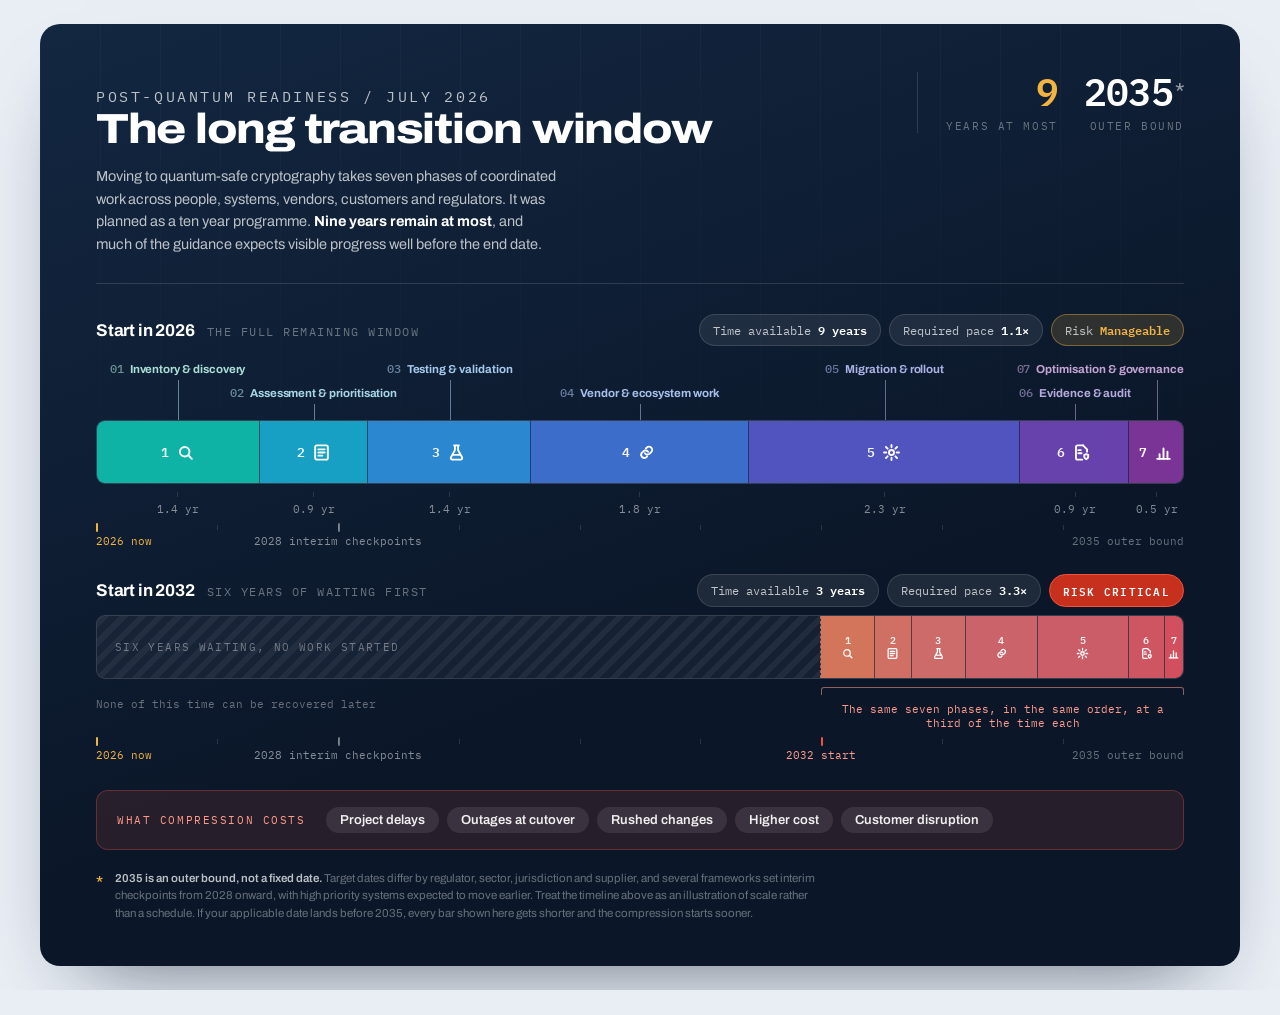
<file: transition-window-2026-v6.html>
<!DOCTYPE html>
<html lang="en">
<head>
<meta charset="utf-8">
<meta name="viewport" content="width=device-width, initial-scale=1">
<title>The long transition window</title>
<link rel="preconnect" href="https://fonts.googleapis.com">
<link rel="preconnect" href="https://fonts.gstatic.com" crossorigin>
<link href="https://fonts.googleapis.com/css2?family=Archivo:wdth,wght@62..125,400..800&family=IBM+Plex+Mono:wght@400;500;600&display=swap" rel="stylesheet">
<style>
:root{
  --bg:#0B1729; --bg2:#132741;
  --p1:#0FB3A5; --p2:#17A0C4; --p3:#2A87D0; --p4:#3D6DCB; --p5:#5153BE; --p6:#6742AC; --p7:#7A3496;
  --alert:#F0523C; --alert-deep:#C7301C; --alert-soft:#FF9B8A; --amber:#F2B441;
  --w70:rgba(255,255,255,.72); --w50:rgba(255,255,255,.5); --w38:rgba(255,255,255,.38); --line:rgba(255,255,255,.13);
  --mono:"IBM Plex Mono",ui-monospace,monospace;
}
*{box-sizing:border-box}
body{margin:0;background:#E9EEF5;padding:24px;
  font-family:"Archivo",system-ui,-apple-system,sans-serif;display:flex;justify-content:center}
.holder{width:100%;max-width:1200px}
.stage{
  width:1200px;transform-origin:top left;
  background:linear-gradient(160deg,var(--bg2) 0%,var(--bg) 62%);
  border-radius:20px;padding:48px 56px 44px;color:#fff;position:relative;overflow:hidden;
  box-shadow:0 40px 80px -44px rgba(11,23,41,.65);
}
.stage::after{content:"";position:absolute;inset:0;pointer-events:none;
  background:repeating-linear-gradient(90deg,rgba(255,255,255,.035) 0 1px,transparent 1px 60px);
  -webkit-mask-image:linear-gradient(180deg,rgba(0,0,0,.8),transparent 62%);
  mask-image:linear-gradient(180deg,rgba(0,0,0,.8),transparent 62%)}
.stage>*{position:relative}

/* header */
.head{display:flex;justify-content:space-between;align-items:flex-start;gap:44px;
      padding-bottom:28px;border-bottom:1px solid var(--line)}
.kicker{font-family:var(--mono);font-size:11.5px;letter-spacing:.18em;text-transform:uppercase;
        color:var(--w38);margin:0 0 13px}
h1{margin:0;font-size:42px;font-weight:800;line-height:1.02;letter-spacing:-.03em;
   font-variation-settings:'wdth' 116}
.head p{margin:14px 0 0;font-size:14.5px;line-height:1.55;color:var(--w70);max-width:58ch}
.head p b{color:#fff;font-weight:700}
.counters{flex:none;display:flex;gap:26px;border-left:1px solid var(--line);padding-left:28px;text-align:right}
.counter b{display:block;font-family:var(--mono);font-size:38px;font-weight:600;line-height:1;letter-spacing:-.02em}
.counter b sup{font-size:16px;font-weight:500;vertical-align:super;opacity:.55;margin-left:2px}
.counter span{display:block;font-family:var(--mono);font-size:10.5px;letter-spacing:.15em;
              text-transform:uppercase;color:var(--w38);margin-top:9px}
.counter--left b{color:var(--amber)}

/* scenarios */
.scenarios{margin-top:30px;display:flex;flex-direction:column;gap:32px}
.sc-head{display:flex;align-items:center;justify-content:space-between;margin-bottom:8px}
.sc-title{display:flex;align-items:baseline;gap:12px}
.sc-title strong{font-size:17px;font-weight:700;letter-spacing:-.01em}
.sc-title em{font-family:var(--mono);font-style:normal;font-size:11.5px;letter-spacing:.13em;
             text-transform:uppercase;color:var(--w38)}
.pills{display:flex;gap:8px;font-family:var(--mono);font-size:11.5px}
.pill{background:rgba(255,255,255,.08);border:1px solid var(--line);border-radius:99px;
      padding:5px 13px;color:var(--w70)}
.pill b{color:#fff;font-weight:600}
.pill--ok{background:rgba(242,180,65,.15);border-color:rgba(242,180,65,.4)}
.pill--ok b{color:var(--amber)}
.pill--bad{background:var(--alert-deep);border-color:var(--alert);color:#fff;letter-spacing:.12em;
           text-transform:uppercase;font-weight:600;font-size:10.5px;padding:6px 13px}

/* named callouts above the flow */
.callouts{display:grid;height:66px;position:relative}
.co{position:relative}
.co i{position:absolute;left:50%;bottom:0;width:1px;background:currentColor;opacity:.55}
.co--hi i{height:40px}
.co--lo i{height:16px}
.co span{position:absolute;left:50%;transform:translateX(-50%);white-space:nowrap;
         font-size:11.5px;font-weight:700;letter-spacing:-.005em;line-height:1}
.co span em{font-family:var(--mono);font-style:normal;font-weight:500;opacity:.6;margin-right:6px}
.co--hi span{bottom:45px}
.co--lo span{bottom:21px}
.co--end span{left:auto;right:0;transform:none}

/* bars */
.bar{display:grid;height:64px;border-radius:9px;overflow:hidden;border:1px solid var(--line);
     background:rgba(255,255,255,.045)}
.seg{display:flex;align-items:center;justify-content:center;gap:7px;
     border-right:1px solid rgba(11,23,41,.6);min-width:0}
.seg:last-child{border-right:0}
.seg svg{width:19px;height:19px;color:#fff;flex:none}
.seg b{font-family:var(--mono);font-size:13px;font-weight:600;color:rgba(255,255,255,.95)}

.hatch{display:flex;align-items:center;justify-content:flex-start;padding-left:18px;
  background:repeating-linear-gradient(-45deg,rgba(255,255,255,.05) 0 6px,transparent 6px 13px);
  border-right:1px dashed rgba(255,155,138,.6)}
.hatch span{font-family:var(--mono);font-size:10.5px;letter-spacing:.13em;text-transform:uppercase;
            color:var(--w38);white-space:nowrap}

.durations{display:grid;margin-top:8px;font-family:var(--mono);font-size:11px;color:var(--w50)}
.durations span{text-align:center;font-variant-numeric:tabular-nums}
.durations span::before{content:"";display:block;width:1px;height:5px;background:var(--line);margin:0 auto 5px}

.ruler{margin-top:9px;position:relative;height:17px}
.ruler i.ticks{position:absolute;top:0;left:0;right:0;height:5px}
.ruler i.mark{position:absolute;top:-2px;width:2px;height:9px;border-radius:1px}
.ruler u{position:absolute;top:0;font-family:var(--mono);font-size:10.5px;color:var(--w38);
         text-decoration:none;padding-top:9px;white-space:nowrap}
.ruler u.start{left:0;color:var(--amber)}
.ruler u.end{right:0}
.ruler u.late{color:var(--alert-soft)}
.ruler u.mid{color:var(--w50)}

/* compressed row */
.pack{display:grid}
.pack .seg{flex-direction:column;gap:3px}
.pack .seg b{font-size:10px;line-height:1;color:rgba(255,255,255,.92)}
.pack .seg svg{width:13px;height:13px}
.late-dur{display:grid;margin-top:8px}
.late-dur .note{font-family:var(--mono);font-size:11px;color:var(--w38);padding-top:10px}
.squeeze{position:relative;padding-top:10px}
.squeeze::before{content:"";position:absolute;top:0;left:0;right:0;height:7px;
  border:1px solid rgba(255,155,138,.55);border-bottom:0;border-radius:3px 3px 0 0}
.squeeze span{display:block;text-align:center;font-family:var(--mono);font-size:11px;
              color:var(--alert-soft);padding-top:5px}

/* costs + footnote */
.costs{margin-top:34px;background:rgba(240,82,60,.12);border:1px solid rgba(240,82,60,.32);
  border-radius:12px;padding:16px 20px;display:flex;align-items:center;gap:20px;flex-wrap:wrap}
.costs .lbl{font-family:var(--mono);font-size:10.5px;letter-spacing:.15em;text-transform:uppercase;
            color:var(--alert-soft);flex:none}
.costs ul{display:flex;gap:8px;list-style:none;margin:0;padding:0;flex-wrap:wrap}
.costs li{font-size:13px;font-weight:600;color:rgba(255,255,255,.92);
          background:rgba(255,255,255,.09);border-radius:99px;padding:6px 14px}

.foot{margin:20px 0 0;display:flex;gap:12px;align-items:flex-start;
      font-size:11.5px;line-height:1.5;color:var(--w38);max-width:104ch}
.foot b{font-family:var(--mono);color:var(--amber);flex:none;font-weight:500}
.foot strong{color:var(--w70);font-weight:600}
</style>
</head>
<body>
<div class="holder" id="holder">
<div class="stage" id="stage">

  <div class="head">
    <div>
      <p class="kicker">Post-quantum readiness / July 2026</p>
      <h1>The long transition window</h1>
      <p>Moving to quantum-safe cryptography takes seven phases of coordinated work across people, systems, vendors, customers and regulators. It was planned as a ten year programme. <b>Nine years remain at most</b>, and much of the guidance expects visible progress well before the end date.</p>
    </div>
    <div class="counters">
      <div class="counter counter--left"><b>9</b><span>Years at most</span></div>
      <div class="counter"><b>2035<sup>*</sup></b><span>Outer bound</span></div>
    </div>
  </div>

  <div class="scenarios">

    <div class="sc">
      <div class="sc-head">
        <div class="sc-title"><strong>Start in 2026</strong><em>The full remaining window</em></div>
        <div class="pills">
          <span class="pill">Time available <b>9 years</b></span>
          <span class="pill">Required pace <b>1.1&times;</b></span>
          <span class="pill pill--ok">Risk <b>Manageable</b></span>
        </div>
      </div>
      <div class="callouts" id="callouts"></div>
      <div class="bar" id="barNow"></div>
      <div class="durations" id="durNow"></div>
      <div class="ruler" id="rulerNow"></div>
    </div>

    <div class="sc">
      <div class="sc-head">
        <div class="sc-title"><strong>Start in 2032</strong><em>Six years of waiting first</em></div>
        <div class="pills">
          <span class="pill">Time available <b>3 years</b></span>
          <span class="pill">Required pace <b>3.3&times;</b></span>
          <span class="pill pill--bad">Risk critical</span>
        </div>
      </div>
      <div class="bar" id="barLate">
        <div class="hatch"><span>Six years waiting, no work started</span></div>
        <div class="pack" id="packLate"></div>
      </div>
      <div class="late-dur" id="lateDur">
        <div class="note">None of this time can be recovered later</div>
        <div class="squeeze"><span>The same seven phases, in the same order, at a third of the time each</span></div>
      </div>
      <div class="ruler" id="rulerLate"></div>
    </div>

  </div>

  <div class="costs">
    <span class="lbl">What compression costs</span>
    <ul>
      <li>Project delays</li><li>Outages at cutover</li><li>Rushed changes</li>
      <li>Higher cost</li><li>Customer disruption</li>
    </ul>
  </div>

  <p class="foot"><b>*</b><span><strong>2035 is an outer bound, not a fixed date.</strong> Target dates differ by regulator, sector, jurisdiction and supplier, and several frameworks set interim checkpoints from 2028 onward, with high priority systems expected to move earlier. Treat the timeline above as an illustration of scale rather than a schedule. If your applicable date lands before 2035, every bar shown here gets shorter and the compression starts sooner.</span></p>

</div>
</div>

<script>
const ICONS={
 search:'<svg viewBox="0 0 24 24" fill="none" stroke="currentColor" stroke-width="2.4" stroke-linecap="round"><circle cx="11" cy="11" r="6"/><path d="m20 20-4.3-4.3"/></svg>',
 list:'<svg viewBox="0 0 24 24" fill="none" stroke="currentColor" stroke-width="2.4" stroke-linecap="round"><rect x="4" y="3" width="16" height="18" rx="2"/><path d="M8 8h8M8 12h8M8 16h5"/></svg>',
 flask:'<svg viewBox="0 0 24 24" fill="none" stroke="currentColor" stroke-width="2.4" stroke-linecap="round" stroke-linejoin="round"><path d="M9 3h6M10 3v6l-5 9a2 2 0 0 0 1.8 3h10.4A2 2 0 0 0 19 18l-5-9V3"/><path d="M7.5 15h9"/></svg>',
 link:'<svg viewBox="0 0 24 24" fill="none" stroke="currentColor" stroke-width="2.4" stroke-linecap="round"><path d="M10 13a4 4 0 0 0 6 .5l2-2a4 4 0 0 0-5.7-5.7l-1.1 1.1"/><path d="M14 11a4 4 0 0 0-6-.5l-2 2A4 4 0 0 0 11.7 18l1.1-1.1"/></svg>',
 gear:'<svg viewBox="0 0 24 24" fill="none" stroke="currentColor" stroke-width="2.4" stroke-linecap="round"><circle cx="12" cy="12" r="3.2"/><path d="M12 2.5v3M12 18.5v3M2.5 12h3M18.5 12h3M5 5l2.1 2.1M16.9 16.9 19 19M19 5l-2.1 2.1M7.1 16.9 5 19"/></svg>',
 doc:'<svg viewBox="0 0 24 24" fill="none" stroke="currentColor" stroke-width="2.4" stroke-linecap="round" stroke-linejoin="round"><path d="M14 3H7a2 2 0 0 0-2 2v14a2 2 0 0 0 2 2h6"/><path d="M14 3l5 5v3"/><path d="M8 9h3M8 13h4"/><path d="M18 14c1.6.6 2.5 1 2.5 1v2.4c0 1.4-1 2.4-2.5 3.1-1.5-.7-2.5-1.7-2.5-3.1V15s.9-.4 2.5-1z"/></svg>',
 chart:'<svg viewBox="0 0 24 24" fill="none" stroke="currentColor" stroke-width="2.4" stroke-linecap="round"><path d="M4 20h16"/><path d="M7 20v-6M12 20V7M17 20v-9"/></svg>'
};

const PHASES=[
 {n:'Inventory &amp; discovery',       w:1.5, c:'--p1', i:'search'},
 {n:'Assessment &amp; prioritisation', w:1.0, c:'--p2', i:'list'},
 {n:'Testing &amp; validation',        w:1.5, c:'--p3', i:'flask'},
 {n:'Vendor &amp; ecosystem work',     w:2.0, c:'--p4', i:'link'},
 {n:'Migration &amp; rollout',         w:2.5, c:'--p5', i:'gear'},
 {n:'Evidence &amp; audit',            w:1.0, c:'--p6', i:'doc'},
 {n:'Optimisation &amp; governance',   w:0.5, c:'--p7', i:'chart'}
];

const START=2026, END=2035, SPAN=END-START;
const LATE=2032, WAIT=LATE-START, WORK=END-LATE;
const INTERIM=2028;
const TOTAL=PHASES.reduce((s,p)=>s+p.w,0);
const FIT=SPAN/TOTAL;
const yr=v=>v.toFixed(1).replace(/\.0$/,'')+' yr';
const tint=c=>'color-mix(in oklab, var('+c+') 45%, white)';
const pct=y=>((y-START)/SPAN*100);

const cols=PHASES.map(p=>p.w+'fr').join(' ');
const callouts=document.getElementById('callouts');
const barNow=document.getElementById('barNow');
const durNow=document.getElementById('durNow');
const pack=document.getElementById('packLate');
callouts.style.gridTemplateColumns=cols;
barNow.style.gridTemplateColumns=cols;
durNow.style.gridTemplateColumns=cols;
pack.style.gridTemplateColumns=cols;
document.getElementById('barLate').style.gridTemplateColumns=WAIT+'fr '+WORK+'fr';
document.getElementById('lateDur').style.gridTemplateColumns=WAIT+'fr '+WORK+'fr';

PHASES.forEach((p,i)=>{
  const co=document.createElement('div');
  co.className='co '+(i%2===0?'co--hi':'co--lo')+(i===PHASES.length-1?' co--end':'');
  co.style.color=tint(p.c);
  co.innerHTML='<span><em>'+String(i+1).padStart(2,'0')+'</em>'+p.n+'</span><i></i>';
  callouts.appendChild(co);

  const s=document.createElement('div');
  s.className='seg';s.style.background='var('+p.c+')';
  s.innerHTML='<b>'+(i+1)+'</b>'+ICONS[p.i];
  barNow.appendChild(s);

  const d=document.createElement('span');
  d.textContent=yr(p.w*FIT);
  durNow.appendChild(d);

  const t=document.createElement('div');
  t.className='seg';
  t.style.background='color-mix(in oklab, var('+p.c+') 24%, var(--alert))';
  t.innerHTML='<b>'+(i+1)+'</b>'+ICONS[p.i];
  pack.appendChild(t);
});

const ticksBg='repeating-linear-gradient(90deg,var(--line) 0 1px,transparent 1px '+(100/SPAN)+'%)';
function buildRuler(el,extra){
  el.innerHTML='<i class="ticks" style="background:'+ticksBg+'"></i>'+
    '<i class="mark" style="left:0;background:var(--amber)"></i>'+
    '<i class="mark" style="left:'+pct(INTERIM)+'%;background:rgba(255,255,255,.4)"></i>'+
    '<u class="start">'+START+' now</u>'+
    '<u class="mid" style="left:'+pct(INTERIM)+'%;transform:translateX(-50%)">'+INTERIM+' interim checkpoints</u>'+
    '<u class="end">'+END+' outer bound</u>'+(extra||'');
}
buildRuler(document.getElementById('rulerNow'));
buildRuler(document.getElementById('rulerLate'),
  '<i class="mark" style="left:'+pct(LATE)+'%;background:var(--alert)"></i>'+
  '<u class="late" style="left:'+pct(LATE)+'%;transform:translateX(-50%)">'+LATE+' start</u>');

const holder=document.getElementById('holder'),stage=document.getElementById('stage');
function fit(){const s=Math.min(1,holder.clientWidth/1200);
  stage.style.transform='scale('+s+')';holder.style.height=(stage.offsetHeight*s)+'px';}
addEventListener('resize',fit);fit();
</script>
</body>
</html>
</file>
<file: styles.css>
/* ============================================================
   CipherWyze Design System — Light Theme v2
   Colors derived from original brand:
     Navy:   #0F1A2E
     Green:  #1B6F4E (cipherwyze wordmark green)
     Teal:   #0D9488
     Grey:   #F8F9FC (background)
   ============================================================ */

@import url('https://fonts.googleapis.com/css2?family=Inter:wght@300;400;500;600;700;800;900&display=swap');

/* ---------- TOKENS ---------- */
:root {
  --navy:       #0F1A2E;
  --navy-2:     #1E2D45;
  --green:      #1B6F4E;
  --green-2:    #15573D;
  --green-light:#D1FAE5;
  --teal:       #0D9488;
  --teal-light: #CCFBF1;
  --amber:      #D97706;
  --red:        #DC2626;

  --bg:         #F8F9FC;
  --bg-white:   #FFFFFF;
  --bg-section: #F0F2F7;
  --bg-dark:    #0F1A2E;

  --text:       #0F1A2E;
  --text-2:     #3A4A5C;
  --text-3:     #6B7A8D;
  --text-inv:   #FFFFFF;

  --border:     #DDE2EA;
  --border-2:   #C8D0DC;

  --shadow-sm:  0 1px 3px rgba(15,26,46,0.08), 0 1px 2px rgba(15,26,46,0.04);
  --shadow-md:  0 4px 16px rgba(15,26,46,0.1), 0 2px 6px rgba(15,26,46,0.06);
  --shadow-lg:  0 8px 32px rgba(15,26,46,0.12), 0 4px 12px rgba(15,26,46,0.08);
  --shadow-xl:  0 16px 48px rgba(15,26,46,0.14), 0 6px 18px rgba(15,26,46,0.08);

  --radius:     0.5rem;
  --radius-lg:  0.875rem;
  --radius-xl:  1.25rem;
  --radius-2xl: 1.75rem;

  --max-w:      1200px;
  --font:       'Inter', -apple-system, BlinkMacSystemFont, sans-serif;
}

/* ---------- RESET ---------- */
*, *::before, *::after { box-sizing: border-box; margin: 0; padding: 0; }
html { font-size: 16px; scroll-behavior: smooth; }
body {
  font-family: var(--font);
  background: var(--bg);
  color: var(--text);
  line-height: 1.6;
  -webkit-font-smoothing: antialiased;
}
a { text-decoration: none; color: inherit; }
ul { list-style: none; }
img { display: block; max-width: 100%; }

/* ---------- PAGE WRAPPER ---------- */
.page-wrapper { min-height: 100vh; display: flex; flex-direction: column; }
.page-content { flex: 1; }

/* ---------- NAV ---------- */
.nav {
  position: sticky; top: 0; z-index: 100;
  background: rgba(255,255,255,0.95);
  backdrop-filter: blur(12px);
  border-bottom: 1px solid var(--border);
}
.nav-inner {
  max-width: var(--max-w);
  margin: 0 auto;
  padding: 0 2rem;
  height: 64px;
  display: flex;
  align-items: center;
  gap: 2rem;
}
.nav-logo {
  display: flex;
  align-items: center;
  flex-shrink: 0;
}
.nav-logo img {
  height: 32px;
  width: auto;
}
.nav-links {
  display: flex;
  align-items: center;
  gap: 0.25rem;
  margin-left: auto;
}
.nav-link {
  font-size: 0.9375rem;
  font-weight: 500;
  color: var(--text-2);
  padding: 0.5rem 0.875rem;
  border-radius: var(--radius);
  border: none;
  background: none;
  cursor: pointer;
  display: flex;
  align-items: center;
  gap: 0.25rem;
  transition: color 0.15s, background 0.15s;
  white-space: nowrap;
}
.nav-link:hover { color: var(--navy); background: var(--bg-section); }
.nav-link.active { color: var(--navy); }
.chevron { width: 14px; height: 14px; transition: transform 0.2s; }
.nav-item { position: relative; }
.nav-item:hover .nav-link { color: var(--navy); }
.nav-item:hover .chevron { transform: rotate(180deg); }

.nav-dropdown {
  position: absolute;
  top: calc(100% + 6px);
  left: 0;
  background: var(--bg-white);
  border: 1px solid var(--border);
  border-radius: var(--radius-lg);
  box-shadow: var(--shadow-lg);
  padding: 0.625rem;
  min-width: 240px;
  opacity: 0;
  visibility: hidden;
  transform: translateY(-6px);
  transition: all 0.2s ease;
  pointer-events: none;
}
.nav-item:hover .nav-dropdown {
  opacity: 1;
  visibility: visible;
  transform: translateY(0);
  pointer-events: all;
}
.dd-label {
  font-size: 0.6875rem;
  font-weight: 700;
  text-transform: uppercase;
  letter-spacing: 0.08em;
  color: var(--text-3);
  padding: 0.25rem 0.625rem 0.5rem;
}
.dd-link {
  display: block;
  padding: 0.75rem 0.875rem;
  border-radius: var(--radius);
  transition: background 0.15s;
  color: var(--text);
}
.dd-link:hover { background: var(--bg-section); }
.dd-link-text { font-size: 0.9375rem; font-weight: 600; }
.dd-link-sub { font-size: 0.8125rem; color: var(--text-3); margin-top: 0.125rem; }

.nav-actions {
  display: flex;
  align-items: center;
  gap: 0.625rem;
  margin-left: 1.5rem;
}

/* Burger */
.nav-burger {
  display: none;
  flex-direction: column;
  justify-content: center;
  gap: 5px;
  background: none;
  border: none;
  cursor: pointer;
  padding: 8px;
  margin-left: auto;
}
.nav-burger span {
  display: block;
  width: 22px;
  height: 2px;
  background: var(--text);
  border-radius: 2px;
  transition: all 0.25s;
}
.nav-burger.open span:nth-child(1) { transform: translateY(7px) rotate(45deg); }
.nav-burger.open span:nth-child(2) { opacity: 0; }
.nav-burger.open span:nth-child(3) { transform: translateY(-7px) rotate(-45deg); }

.nav-mobile {
  display: none;
  flex-direction: column;
  padding: 1rem 1.5rem 1.5rem;
  border-top: 1px solid var(--border);
  background: var(--bg-white);
}
.nav-mobile.open { display: flex; }
.nm-link {
  padding: 0.75rem 0;
  border-bottom: 1px solid var(--border);
  font-weight: 500;
  color: var(--text-2);
}
.nm-link.nm-sub { padding-left: 1rem; font-size: 0.9rem; }
.nm-section-title {
  font-size: 0.6875rem;
  font-weight: 700;
  text-transform: uppercase;
  letter-spacing: 0.08em;
  color: var(--text-3);
  padding: 1rem 0 0.25rem;
}
.nm-actions { display: flex; gap: 0.75rem; padding-top: 1.25rem; flex-wrap: wrap; }

/* ---------- BUTTONS ---------- */
.btn {
  display: inline-flex;
  align-items: center;
  gap: 0.5rem;
  border-radius: var(--radius);
  font-family: var(--font);
  font-weight: 600;
  cursor: pointer;
  border: 1.5px solid transparent;
  transition: all 0.15s ease;
  white-space: nowrap;
  text-decoration: none;
}
.btn-primary {
  background: var(--green);
  color: #fff;
  border-color: var(--green);
}
.btn-primary:hover { background: var(--green-2); border-color: var(--green-2); transform: translateY(-1px); box-shadow: var(--shadow-md); }

.btn-outline {
  background: transparent;
  color: var(--navy);
  border-color: var(--border-2);
}
.btn-outline:hover { background: var(--bg-section); border-color: var(--navy); }
.cta-section .btn-outline {
  color: #fff;
  border-color: rgba(255,255,255,0.4);
}
.cta-section .btn-outline:hover {
  background: rgba(255,255,255,0.08);
  border-color: rgba(255,255,255,0.7);
}

.btn-ghost {
  background: transparent;
  color: var(--text-2);
  border-color: transparent;
}
.btn-ghost:hover { color: var(--navy); background: var(--bg-section); }

.btn-navy {
  background: var(--navy);
  color: #fff;
  border-color: var(--navy);
}
.btn-navy:hover { background: var(--navy-2); transform: translateY(-1px); box-shadow: var(--shadow-md); }

.btn-sm { font-size: 0.875rem; padding: 0.5rem 1rem; }
.btn-md { font-size: 0.9375rem; padding: 0.625rem 1.25rem; }
.btn-lg { font-size: 1rem; padding: 0.875rem 1.75rem; }

/* ---------- TYPOGRAPHY ---------- */
h1 { font-size: clamp(2.25rem, 5vw, 3.5rem); font-weight: 800; line-height: 1.12; letter-spacing: -0.03em; color: var(--navy); }
h2 { font-size: clamp(1.75rem, 3.5vw, 2.5rem); font-weight: 800; line-height: 1.2; letter-spacing: -0.025em; color: var(--navy); }
h3 { font-size: 1.5rem; font-weight: 700; line-height: 1.3; color: var(--navy); }
h4 { font-size: 1.25rem; font-weight: 700; color: var(--navy); }
h5 { font-size: 1.0625rem; font-weight: 700; color: var(--navy); }
h6 { font-size: 0.875rem; font-weight: 700; color: var(--navy); text-transform: uppercase; letter-spacing: 0.08em; }
p { color: var(--text-2); line-height: 1.7; }
.lead { font-size: 1.125rem; color: var(--text-2); line-height: 1.75; }

/* ---------- SECTION LABEL ---------- */
.s-label {
  display: inline-flex;
  align-items: center;
  gap: 0.625rem;
  font-size: 0.6875rem;
  font-weight: 700;
  text-transform: uppercase;
  letter-spacing: 0.1em;
  color: var(--green);
  margin-bottom: 1rem;
}
.s-label-line {
  display: block;
  width: 24px;
  height: 2px;
  background: var(--green);
  border-radius: 2px;
}

/* ---------- LAYOUT ---------- */
.section { padding: 6rem 2rem; }
.section-sm { padding: 3rem 2rem; }
.section-dark {
  background: var(--bg-dark);
  color: var(--text-inv);
}
.section-dark h2, .section-dark h3, .section-dark h4, .section-dark h5 { color: #fff; }
.section-dark p { color: rgba(255,255,255,0.7); }
.section-dark .s-label { color: #6EE7B7; }
.section-dark .s-label-line { background: #6EE7B7; }

.grid { display: grid; gap: 1.5rem; }
.g2 { grid-template-columns: repeat(2, 1fr); }
.g3 { grid-template-columns: repeat(3, 1fr); }
.g4 { grid-template-columns: repeat(4, 1fr); }

/* ---------- CARDS ---------- */
.card {
  background: var(--bg-white);
  border: 1px solid var(--border);
  border-radius: var(--radius-lg);
  padding: 1.75rem;
  transition: box-shadow 0.2s, transform 0.2s, border-color 0.2s;
}
.card:hover {
  box-shadow: var(--shadow-md);
  transform: translateY(-2px);
  border-color: var(--border-2);
}
.card-green {
  border-left: 3px solid var(--green);
}

/* ---------- PAGE HERO ---------- */
.page-hero {
  background: var(--bg-white);
  border-bottom: 1px solid var(--border);
  padding: 5rem 2rem 4rem;
}
.page-hero-inner {
  max-width: var(--max-w);
  margin: 0 auto;
  max-width: 780px;
}

/* ---------- SECTION CONTENT ---------- */
.section-inner { max-width: var(--max-w); margin: 0 auto; }

/* ---------- NUMBERED LIST ---------- */
.n-list { display: flex; flex-direction: column; gap: 0.625rem; }
.n-item {
  display: flex;
  align-items: center;
  gap: 0.875rem;
  padding: 0.875rem 1rem;
  background: var(--bg-white);
  border: 1px solid var(--border);
  border-radius: var(--radius);
  font-size: 0.9375rem;
  color: var(--text-2);
}
.n-item-num {
  font-size: 0.6875rem;
  font-weight: 800;
  color: var(--green);
  background: var(--green-light);
  width: 24px;
  height: 24px;
  border-radius: 50%;
  display: flex;
  align-items: center;
  justify-content: center;
  flex-shrink: 0;
}

/* ---------- ITEM LISTS ---------- */
.item-list { display: flex; flex-direction: column; gap: 0.625rem; }
.item-list li {
  padding-left: 1.25rem;
  position: relative;
  color: var(--text-2);
  font-size: 0.9375rem;
}
.item-list li::before {
  content: '';
  position: absolute;
  left: 0;
  top: 0.6em;
  width: 6px;
  height: 6px;
  border-radius: 50%;
  background: var(--green);
}

/* ---------- CHECKLIST ---------- */
.checklist { display: flex; flex-direction: column; gap: 0.75rem; }
.checklist li { display: flex; align-items: flex-start; gap: 0.75rem; font-size: 0.9375rem; color: var(--text-2); }
.check-icon {
  width: 20px;
  height: 20px;
  border-radius: 50%;
  background: var(--green-light);
  display: flex;
  align-items: center;
  justify-content: center;
  flex-shrink: 0;
  margin-top: 0.1rem;
}

/* ---------- TAGS ---------- */
.tag {
  display: inline-flex;
  align-items: center;
  gap: 0.5rem;
  padding: 0.5rem 0.875rem;
  background: var(--bg-white);
  border: 1px solid var(--border);
  border-radius: 999px;
  font-size: 0.8125rem;
  font-weight: 500;
  color: var(--text-2);
}
.tag-dot { width: 8px; height: 8px; border-radius: 50%; }

/* ---------- COMPARE ---------- */
.compare { display: grid; grid-template-columns: 1fr 1fr; gap: 2rem; }
.compare-col {
  background: var(--bg-white);
  border: 1px solid var(--border);
  border-radius: var(--radius-lg);
  padding: 2rem;
}

/* ---------- QUOTE ---------- */
.pullquote {
  border-left: 3px solid var(--green);
  padding: 1rem 1.25rem;
  background: var(--green-light);
  border-radius: 0 var(--radius) var(--radius) 0;
}
.pullquote p { color: var(--green-2); font-style: italic; font-size: 1rem; }

/* ---------- APP CARD ---------- */
.app-card {
  display: flex;
  flex-direction: column;
  background: var(--bg-white);
  border: 1px solid var(--border);
  border-radius: var(--radius-lg);
  padding: 1.75rem;
  transition: all 0.2s;
  cursor: pointer;
}
.app-card:hover {
  border-color: var(--green);
  box-shadow: var(--shadow-md);
  transform: translateY(-2px);
}
.app-card h4 { font-size: 1.0625rem; margin-bottom: 0.625rem; }
.app-card p { font-size: 0.875rem; flex: 1; }
.app-card-arrow { margin-top: 1.25rem; color: var(--green); font-size: 1rem; font-weight: 700; }

/* ---------- PARTNER TYPE CARD ---------- */
.partner-type {
  background: var(--bg-white);
  border: 1px solid var(--border);
  border-radius: var(--radius-lg);
  padding: 2rem;
  position: relative;
  overflow: hidden;
  transition: all 0.2s;
}
.partner-type:hover { box-shadow: var(--shadow-md); transform: translateY(-2px); }
.pt-num {
  position: absolute;
  top: 1.25rem;
  right: 1.5rem;
  font-size: 0.6875rem;
  font-weight: 800;
  color: var(--text-3);
  opacity: 0.5;
}
.pt-icon { font-size: 1.75rem; margin-bottom: 0.875rem; }

/* ---------- FORM ---------- */
.form-group { margin-bottom: 1.25rem; }
.form-label { display: block; font-size: 0.875rem; font-weight: 600; color: var(--text); margin-bottom: 0.375rem; }
.form-input {
  width: 100%;
  padding: 0.75rem 1rem;
  background: var(--bg-white);
  border: 1.5px solid var(--border);
  border-radius: var(--radius);
  font-family: var(--font);
  font-size: 0.9375rem;
  color: var(--text);
  outline: none;
  transition: border-color 0.15s, box-shadow 0.15s;
}
.form-input:focus { border-color: var(--green); box-shadow: 0 0 0 3px rgba(27,111,78,0.12); }
.form-input::placeholder { color: var(--text-3); }
textarea.form-input { min-height: 140px; resize: vertical; }
.form-select { appearance: none; background-image: url("data:image/svg+xml,%3Csvg xmlns='http://www.w3.org/2000/svg' viewBox='0 0 16 16' fill='none'%3E%3Cpath d='M4 6l4 4 4-4' stroke='%236B7A8D' stroke-width='1.5' stroke-linecap='round'/%3E%3C/svg%3E"); background-repeat: no-repeat; background-position: right 0.875rem center; background-size: 16px; padding-right: 2.5rem; }

/* ---------- CTA SECTION ---------- */
.cta-section {
  position: relative;
  padding: 6rem 2rem;
  background: var(--bg-dark);
  text-align: center;
  overflow: hidden;
}
.cta-section::before {
  content: '';
  position: absolute;
  top: -40%;
  left: 50%;
  transform: translateX(-50%);
  width: 600px;
  height: 600px;
  background: radial-gradient(circle, rgba(27,111,78,0.18) 0%, transparent 65%);
  pointer-events: none;
}
.cta-inner {
  position: relative;
  z-index: 1;
  max-width: 640px;
  margin: 0 auto;
}
.cta-inner h2 { color: #fff; }
.cta-inner p { color: rgba(255,255,255,0.7); margin-top: 1rem; }
.cta-inner .s-label { color: #6EE7B7; }
.cta-inner .s-label-line { background: #6EE7B7; }
.cta-actions { display: flex; justify-content: center; flex-wrap: wrap; gap: 1rem; margin-top: 2rem; }

/* ---------- CTA GLOW ---------- */
.cta-glow {
  position: absolute;
  top: -80px; left: 50%;
  transform: translateX(-50%);
  width: 600px; height: 600px;
  background: radial-gradient(circle, rgba(27,111,78,0.14) 0%, transparent 65%);
  pointer-events: none;
}

/* ---------- EVIDENCE PIPELINE FLOW ---------- */
.flow {
  display: flex;
  align-items: center;
  gap: 0;
  flex-wrap: nowrap;
  overflow-x: auto;
}
.flow-step {
  display: flex;
  flex-direction: column;
  align-items: center;
  text-align: center;
  gap: 0.625rem;
  flex: 1;
  min-width: 90px;
  padding: 0.5rem;
}
.flow-icon {
  width: 52px; height: 52px;
  border-radius: 50%;
  display: flex; align-items: center; justify-content: center;
  flex-shrink: 0;
}
.flow-label {
  font-size: 0.875rem;
  font-weight: 600;
  color: var(--text);
  line-height: 1.2;
}
.flow-sub {
  font-size: 0.75rem;
  color: var(--text-3);
  line-height: 1.4;
}
.flow-arrow {
  font-size: 1.25rem;
  color: var(--border-2);
  flex-shrink: 0;
  padding: 0 0.25rem;
  user-select: none;
}

/* ---------- STEPS (operational controls) ---------- */
.steps {
  display: flex;
  flex-direction: column;
  gap: 0;
}
.step {
  display: flex;
  align-items: flex-start;
  gap: 1rem;
  padding: 1.25rem 0;
  border-bottom: 1px solid var(--border);
  position: relative;
}
.step:last-child { border-bottom: none; }
.step-circle {
  width: 40px; height: 40px;
  border-radius: 50%;
  background: rgba(27,111,78,0.08);
  border: 1px solid rgba(27,111,78,0.2);
  color: var(--green);
  display: flex; align-items: center; justify-content: center;
  flex-shrink: 0;
}
.step-body h5 {
  font-size: 0.9375rem;
  font-weight: 600;
  margin: 0 0 0.25rem;
  color: var(--text);
}
.step-body p {
  font-size: 0.875rem;
  color: var(--text-2);
  margin: 0;
  line-height: 1.55;
}

/* ---------- BADGES ---------- */
.badge {
  display: inline-flex;
  align-items: center;
  font-size: 0.75rem;
  font-weight: 600;
  padding: 0.3rem 0.75rem;
  border-radius: 999px;
  letter-spacing: 0.01em;
}
.badge-cyan    { background: rgba(6,200,232,0.1);   color: #0891B2; border: 1px solid rgba(6,200,232,0.25); }
.badge-purple  { background: rgba(139,92,246,0.1);  color: #7C3AED; border: 1px solid rgba(139,92,246,0.25); }
.badge-emerald { background: rgba(16,185,129,0.1);  color: #059669; border: 1px solid rgba(16,185,129,0.25); }
.badge-navy    { background: rgba(15,26,46,0.08);   color: var(--navy); border: 1px solid rgba(15,26,46,0.15); }

/* ---------- RESPONSIVE: FLOW + STEPS ---------- */
@media (max-width: 860px) {
  .flow { flex-wrap: wrap; justify-content: center; }
  .flow-arrow { transform: rotate(90deg); }
}



/* ---------- FOOTER ---------- */
.footer {
  background: var(--navy);
  padding: 4rem 2rem 2rem;
  color: rgba(255,255,255,0.6);
}
.footer-grid {
  max-width: var(--max-w);
  margin: 0 auto 3rem;
  display: grid;
  grid-template-columns: 1.8fr 1fr 1.2fr 1fr;
  gap: 3rem;
}
.footer-brand {}
.footer-brand-desc { font-size: 0.875rem; margin-top: 1rem; line-height: 1.7; max-width: 280px; }
.footer-logo img { height: 28px; width: auto; filter: brightness(0) invert(1); }
.footer-col h6 { color: rgba(255,255,255,0.5); font-size: 0.6875rem; letter-spacing: 0.1em; margin-bottom: 1rem; }
.footer-col ul { display: flex; flex-direction: column; gap: 0.625rem; }
.footer-col a { font-size: 0.9rem; color: rgba(255,255,255,0.6); transition: color 0.15s; }
.footer-col a:hover { color: #fff; }
.footer-bottom {
  max-width: var(--max-w);
  margin: 0 auto;
  padding-top: 2rem;
  border-top: 1px solid rgba(255,255,255,0.08);
  display: flex;
  align-items: center;
  justify-content: space-between;
  font-size: 0.875rem;
  flex-wrap: wrap;
  gap: 1rem;
}

/* ---------- SCROLL ANIMATIONS ---------- */
.aos {
  opacity: 0;
  transform: translateY(24px);
  transition: opacity 0.6s ease, transform 0.6s ease;
}
.aos.in { opacity: 1; transform: translateY(0); }
.aos-delay-1 { transition-delay: 0.1s; }
.aos-delay-2 { transition-delay: 0.2s; }
.aos-delay-3 { transition-delay: 0.3s; }

/* ---------- SCREENSHOT FRAME ---------- */
.screenshot-frame {
  border-radius: var(--radius-xl);
  box-shadow: var(--shadow-xl);
  border: 1px solid var(--border);
  overflow: hidden;
  background: var(--bg-white);
}
.screenshot-frame img { width: 100%; height: auto; display: block; }

/* ---------- DIAGRAM CONTAINERS ---------- */
.diagram-container {
  background: var(--bg-white);
  border: 1px solid var(--border);
  border-radius: var(--radius-xl);
  padding: 2rem;
  box-shadow: var(--shadow-sm);
}
.diagram-title {
  text-align: center;
  font-size: 0.8125rem;
  font-weight: 700;
  text-transform: uppercase;
  letter-spacing: 0.08em;
  color: var(--text-3);
  margin-bottom: 1.5rem;
}

/* ---------- DARK SECTION CARDS ---------- */
.dark-card {
  background: rgba(255,255,255,0.06);
  border: 1px solid rgba(255,255,255,0.1);
  border-radius: var(--radius-lg);
  padding: 1.75rem;
}
.dark-card h5 { color: #fff; }
.dark-card p { color: rgba(255,255,255,0.65); }

/* ---------- HERO BADGE TAGS ---------- */
.hero-badge {
  display: inline-flex;
  align-items: center;
  gap: 0.5rem;
  padding: 0.375rem 0.875rem;
  border: 1px solid var(--border-2);
  border-radius: 999px;
  font-size: 0.8125rem;
  font-weight: 500;
  color: var(--text-2);
  background: var(--bg-white);
}

/* ---------- STATS ---------- */
.stat-grid { display: grid; grid-template-columns: repeat(3, 1fr); gap: 1px; background: var(--border); }
.stat-item { background: var(--bg-white); padding: 2rem 1.5rem; text-align: center; }
.stat-num { font-size: 2.5rem; font-weight: 800; color: var(--navy); }
.stat-label { font-size: 0.875rem; color: var(--text-3); margin-top: 0.25rem; }

/* ---------- RESPONSIVE ---------- */
@media (max-width: 1024px) {
  .g4 { grid-template-columns: repeat(2, 1fr); }
  .footer-grid { grid-template-columns: 1fr 1fr; }
}
@media (max-width: 768px) {
  .nav-links, .nav-actions { display: none; }
  .nav-burger { display: flex; }
  .section { padding: 4rem 1.25rem; }
  .page-hero { padding: 3rem 1.25rem; }
  .g2, .g3, .g4 { grid-template-columns: 1fr; }
  h1 { font-size: 2rem; }
  h2 { font-size: 1.625rem; }
  .compare { grid-template-columns: 1fr; }
  .footer-grid { grid-template-columns: 1fr; gap: 2rem; }
  .cta-section { padding: 4rem 1.25rem; }
  .stat-grid { grid-template-columns: 1fr; gap: 1px; }
}
</file>
